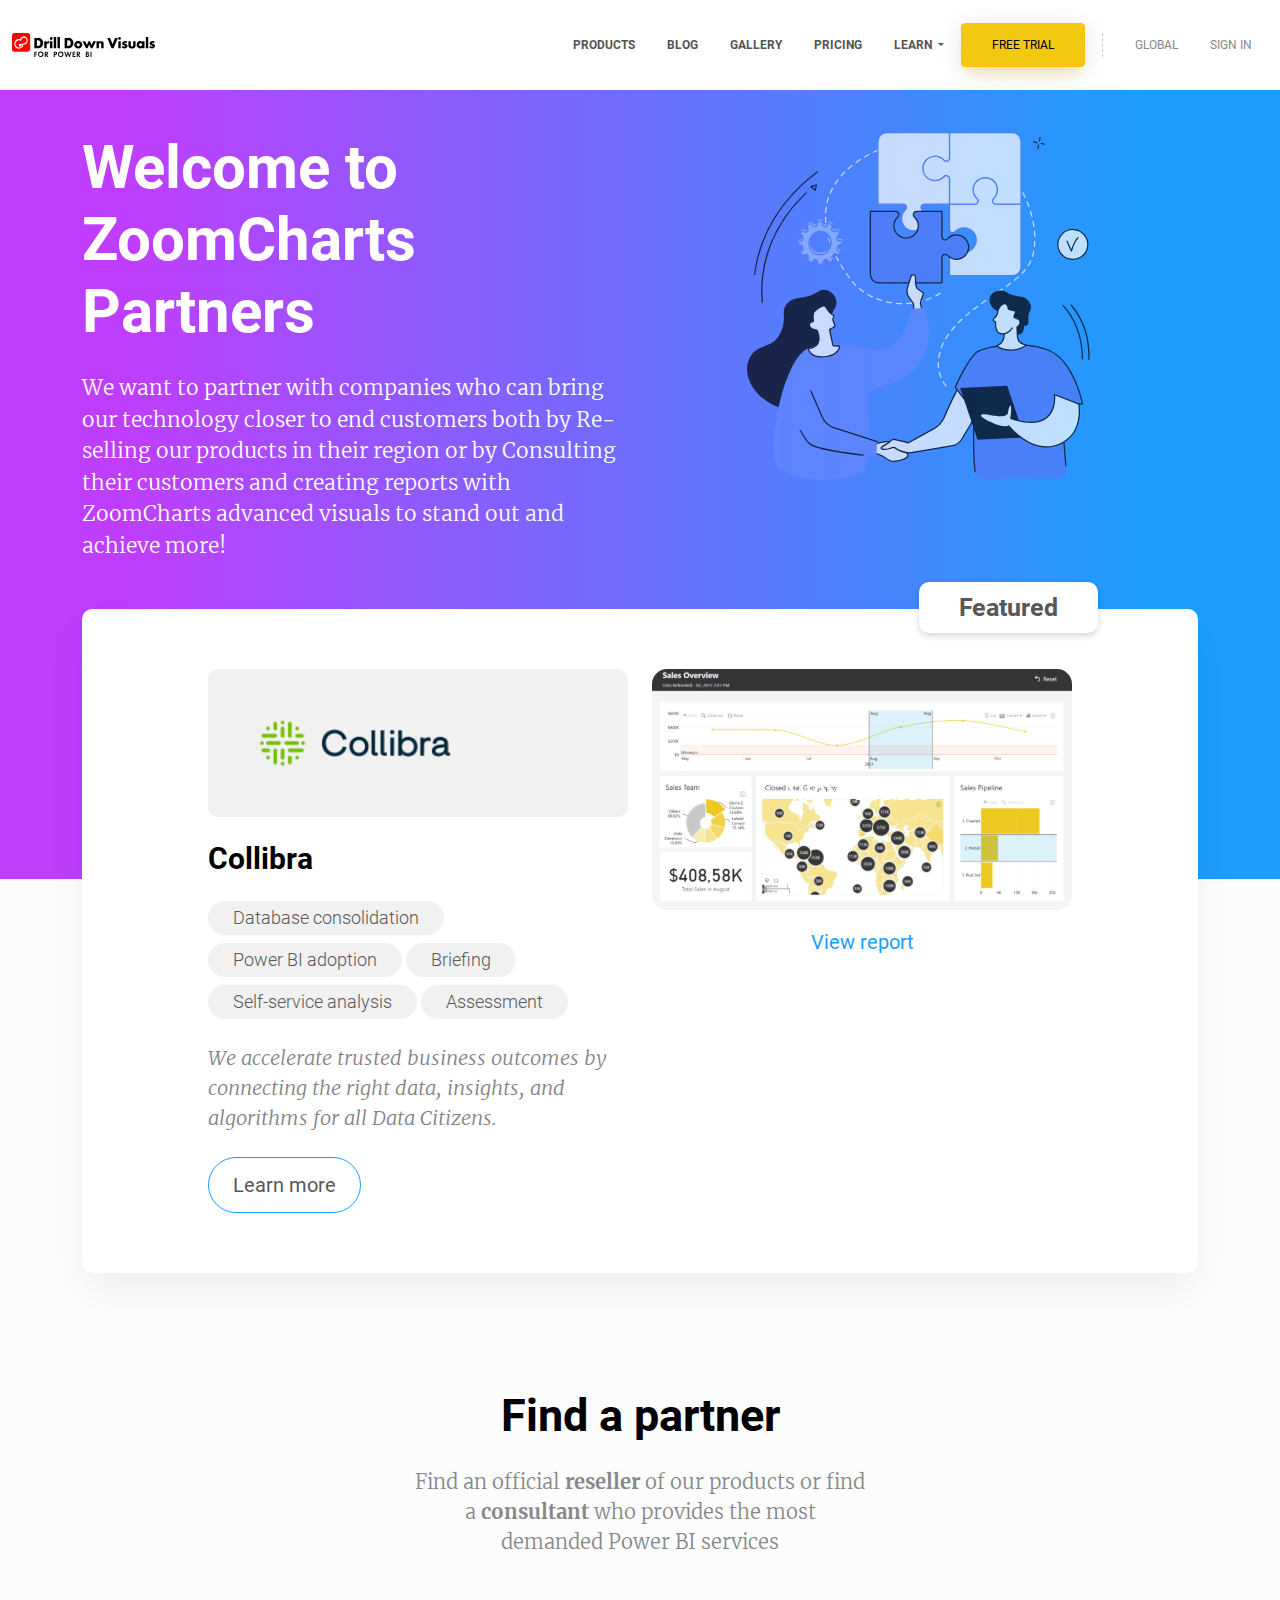
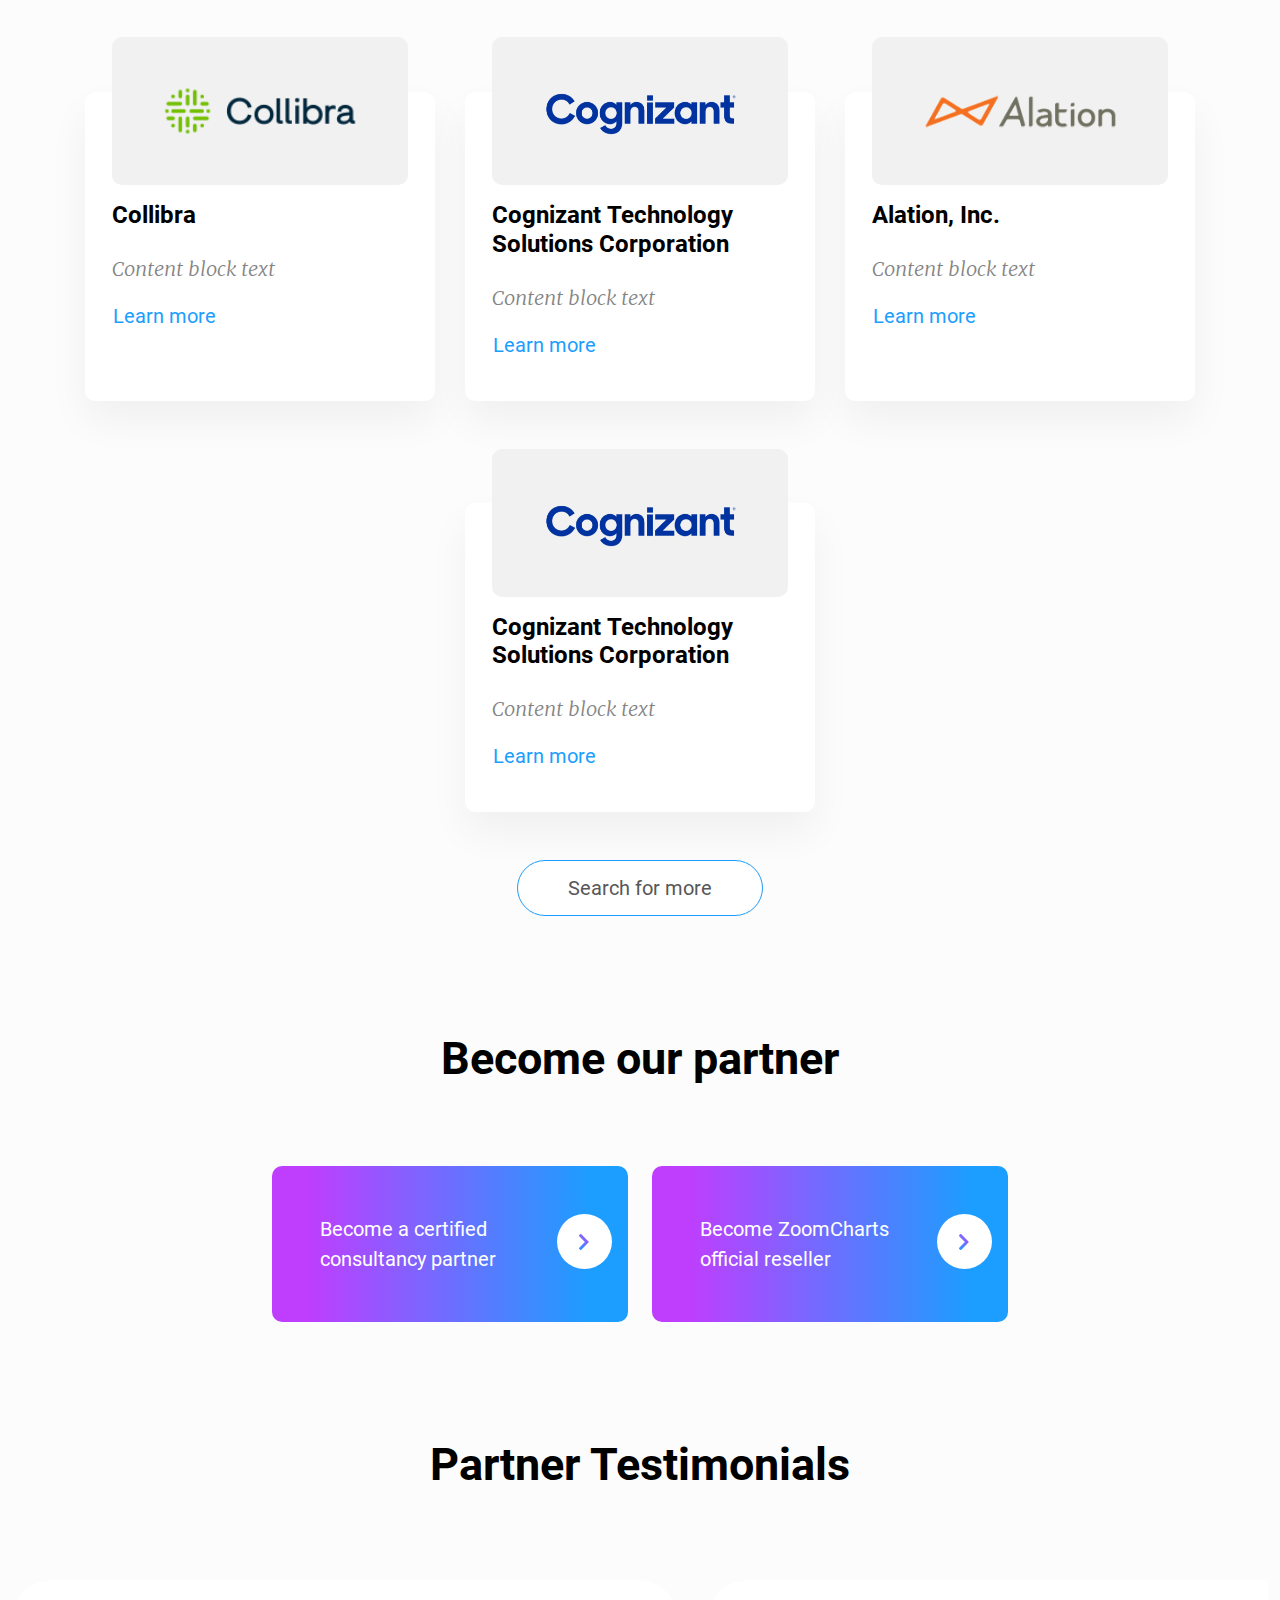
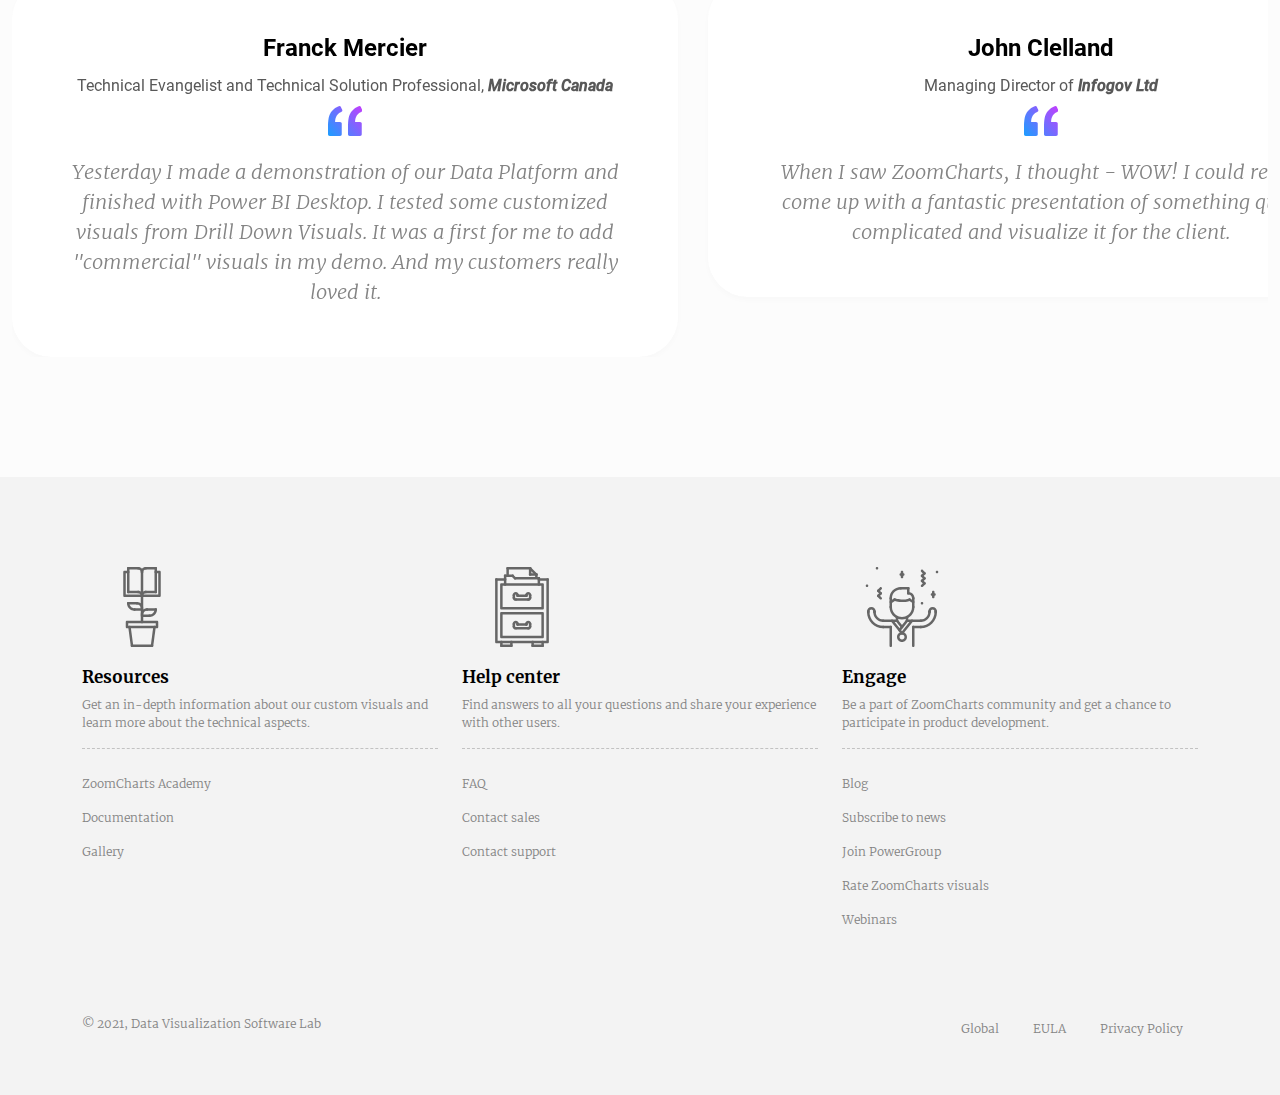
<file: index.html>
<!DOCTYPE html>
<html lang="en">

<head>
    <meta charset="UTF-8">
    <meta http-equiv="X-UA-Compatible" content="IE=edge">
    <meta name="viewport" content="width=device-width, initial-scale=1.0">
    <title>Partners Page</title>
    <link rel="stylesheet" href="css/style.css">
</head>

<body>
    <nav class="navbar navbar-expand-lg navbar-light fixed-top">
        <div class="container-fluid">
            <a class="navbar-brand align-self-center me-4" href="./index.html">
                <img src="images/logo.svg" alt="logo" class="when-not-scrolled">
                <img src="images/logo-dark.svg" alt="logo" class="when-scrolled">
            </a>
            <button class="navbar-toggler border-0 collapsed px-0" type="button" data-bs-toggle="collapse" data-bs-target="#navbarCollapse" aria-controls="navbarCollapse" aria-expanded="false" aria-label="Toggle navigation">
                <span class="toggler-collapsed font-size-30">
                    <img src="images/icon-menu-dark.svg" alt="Menu" class="when-not-scrolled">
                    <img src="images/icon-menu.svg" alt="Menu" class="when-scrolled">
                </span>
                <span class="toggler-expanded font-size-30">
                    <img src="images/icon-close-white.svg" alt="Close" class="me-1">
                </span>
            </button>
            <div class="navbar-collapse collapse" id="navbarCollapse">
                <!-- Navigation -->
                <ul class="navbar-nav ms-lg-auto ms-0 align-items-center">
                    <li class="nav-item">
                        <a href="/en/microsoft-power-bi-custom-visuals/all-visuals/" title="All Power BI custom visuals by ZoomCharts" class="nav-link">Products</a>
                    </li>
                    <li class="nav-item">
                        <a href="/en/microsoft-power-bi-custom-visuals/blog/" title="Drill Down Visuals Blog" class="nav-link">Blog</a>
                    </li>
                    <li class="nav-item">
                        <a href="/en/microsoft-power-bi-custom-visuals/gallery/" title="Examples of Drill Down Visuals" class="nav-link">Gallery</a>
                    </li>
                    <li class="nav-item">
                        <a href="/en/microsoft-power-bi-custom-visuals/pricing/" alt="Power BI Custom Visuals by ZoomCharts pricing" title="Power BI Custom Visuals by ZoomCharts pricing" class="nav-link">Pricing</a>
                    </li>
                    <li class="nav-item d-none d-lg-block dropdown full-screen-dropdown">
                        <a class="nav-link dropdown-toggle" href="#" id="navbarDropdown" role="button" data-bs-toggle="dropdown" aria-expanded="false">
                            Learn
                        </a>
                        <div class="dropdown-menu">
                            <div class="container d-lg-block d-none">
                                <div class="row pb-80px">
                                    <div class="col-lg-4 pb-lg-0 pb-4 text-lg-start text-center">
                                        <div class="icon d-inline-block">
                                            <svg version="1.1" id="Layer_1" xmlns="http://www.w3.org/2000/svg" xmlns:xlink="http://www.w3.org/1999/xlink" x="0px" y="0px" viewBox="0 0 64 64" style="enable-background:new 0 0 64 64;" xml:space="preserve">
                                                <g>
                                                    <g>
                                                        <g>
                                                            <path class="st0" d="M46,24H32c-0.6,0-1-0.4-1-1s0.4-1,1-1h13V5h-2c-0.6,0-1-0.4-1-1s0.4-1,1-1h3c0.6,0,1,0.4,1,1v19
                                                                C47,23.6,46.6,24,46,24z"></path>
                                                        </g>
                                                        <g>
                                                            <path class="st0" d="M32,24H18c-0.6,0-1-0.4-1-1V4c0-0.6,0.4-1,1-1h3c0.6,0,1,0.4,1,1s-0.4,1-1,1h-2v17h13c0.6,0,1,0.4,1,1
                                                                S32.6,24,32,24z"></path>
                                                        </g>
                                                        <g>
                                                            <path class="st0" d="M32,24c-0.6,0-1-0.4-1-1V4c0-0.6,0.4-1,1-1c0.6,0,1,0.4,1,1v19C33,23.6,32.6,24,32,24z"></path>
                                                        </g>
                                                        <g>
                                                            <g>
                                                                <path class="st0" d="M32,24c-0.6,0-1-0.4-1-1c0-2.2,1.8-4,4-4c0.6,0,1,0.4,1,1s-0.4,1-1,1c-1.1,0-2,0.9-2,2
                                                                    C33,23.6,32.6,24,32,24z"></path>
                                                            </g>
                                                            <g>
                                                                <path class="st0" d="M32,5c-0.6,0-1-0.4-1-1c0-2.2,1.8-4,4-4c0.6,0,1,0.4,1,1s-0.4,1-1,1c-1.1,0-2,0.9-2,2C33,4.6,32.6,5,32,5z"></path>
                                                            </g>
                                                            <g>
                                                                <path class="st0" d="M43,2h-8c-0.6,0-1-0.4-1-1s0.4-1,1-1h8c0.6,0,1,0.4,1,1S43.6,2,43,2z"></path>
                                                            </g>
                                                            <g>
                                                                <path class="st0" d="M43,21c-0.6,0-1-0.4-1-1V1c0-0.6,0.4-1,1-1s1,0.4,1,1v19C44,20.6,43.6,21,43,21z"></path>
                                                            </g>
                                                            <g>
                                                                <path class="st0" d="M43,21h-8c-0.6,0-1-0.4-1-1s0.4-1,1-1h8c0.6,0,1,0.4,1,1S43.6,21,43,21z"></path>
                                                            </g>
                                                        </g>
                                                        <g>
                                                            <g>
                                                                <path class="st0" d="M32,24c-0.6,0-1-0.4-1-1c0-1.1-0.9-2-2-2c-0.6,0-1-0.4-1-1s0.4-1,1-1c2.2,0,4,1.8,4,4
                                                                    C33,23.6,32.6,24,32,24z"></path>
                                                            </g>
                                                            <g>
                                                                <path class="st0" d="M32,5c-0.6,0-1-0.4-1-1c0-1.1-0.9-2-2-2c-0.6,0-1-0.4-1-1s0.4-1,1-1c2.2,0,4,1.8,4,4C33,4.6,32.6,5,32,5z"></path>
                                                            </g>
                                                            <g>
                                                                <path class="st0" d="M29,2h-8c-0.6,0-1-0.4-1-1s0.4-1,1-1h8c0.6,0,1,0.4,1,1S29.6,2,29,2z"></path>
                                                            </g>
                                                            <g>
                                                                <path class="st0" d="M21,21c-0.6,0-1-0.4-1-1V1c0-0.6,0.4-1,1-1s1,0.4,1,1v19C22,20.6,21.6,21,21,21z"></path>
                                                            </g>
                                                            <g>
                                                                <path class="st0" d="M29,21h-8c-0.6,0-1-0.4-1-1s0.4-1,1-1h8c0.6,0,1,0.4,1,1S29.6,21,29,21z"></path>
                                                            </g>
                                                        </g>
                                                        <g>
                                                            <path class="st0" d="M32,45c-0.6,0-1-0.4-1-1V23c0-0.6,0.4-1,1-1c0.6,0,1,0.4,1,1v21C33,44.6,32.6,45,32,45z"></path>
                                                        </g>
                                                        <g>
                                                            <path class="st0" d="M44,49H20c-0.6,0-1-0.4-1-1v-4c0-0.6,0.4-1,1-1h24c0.6,0,1,0.4,1,1v4C45,48.6,44.6,49,44,49z M21,47h22v-2
                                                                H21V47z"></path>
                                                        </g>
                                                        <g>
                                                            <path class="st0" d="M24,64c-0.5,0-0.9-0.4-1-0.9l-2-15c-0.1-0.5,0.3-1,0.9-1.1c0.6-0.1,1,0.3,1.1,0.9l2,15
                                                                c0.1,0.5-0.3,1-0.9,1.1C24.1,64,24,64,24,64z"></path>
                                                        </g>
                                                        <g>
                                                            <path class="st0" d="M40,64c0,0-0.1,0-0.1,0c-0.5-0.1-0.9-0.6-0.9-1.1l2-15c0.1-0.5,0.6-0.9,1.1-0.9c0.5,0.1,0.9,0.6,0.9,1.1
                                                                l-2,15C40.9,63.6,40.5,64,40,64z"></path>
                                                        </g>
                                                        <g>
                                                            <path class="st0" d="M40,64H24c-0.6,0-1-0.4-1-1s0.4-1,1-1h16c0.6,0,1,0.4,1,1S40.6,64,40,64z"></path>
                                                        </g>
                                                        <g>
                                                            <g>
                                                                <path class="st0" d="M32,39c-0.6,0-1-0.4-1-1c0-2.8,2.2-5,5-5c0.6,0,1,0.4,1,1s-0.4,1-1,1c-1.7,0-3,1.3-3,3
                                                                    C33,38.6,32.6,39,32,39z"></path>
                                                            </g>
                                                            <g>
                                                                <path class="st0" d="M38,40c-0.6,0-1-0.4-1-1s0.4-1,1-1c2.2,0,4-1.8,4-4c0-0.6,0.4-1,1-1s1,0.4,1,1C44,37.3,41.3,40,38,40z"></path>
                                                            </g>
                                                            <g>
                                                                <path class="st0" d="M43,35h-7c-0.6,0-1-0.4-1-1s0.4-1,1-1h7c0.6,0,1,0.4,1,1S43.6,35,43,35z"></path>
                                                            </g>
                                                            <g>
                                                                <path class="st0" d="M38,40h-6c-0.6,0-1-0.4-1-1s0.4-1,1-1h6c0.6,0,1,0.4,1,1S38.6,40,38,40z"></path>
                                                            </g>
                                                        </g>
                                                        <g>
                                                            <g>
                                                                <path class="st0" d="M32,34c-0.6,0-1-0.4-1-1c0-1.7-1.3-3-3-3c-0.6,0-1-0.4-1-1s0.4-1,1-1c2.8,0,5,2.2,5,5
                                                                    C33,33.6,32.6,34,32,34z"></path>
                                                            </g>
                                                            <g>
                                                                <path class="st0" d="M26,35c-3.3,0-6-2.7-6-6c0-0.6,0.4-1,1-1s1,0.4,1,1c0,2.2,1.8,4,4,4c0.6,0,1,0.4,1,1S26.6,35,26,35z"></path>
                                                            </g>
                                                            <g>
                                                                <path class="st0" d="M28,30h-7c-0.6,0-1-0.4-1-1s0.4-1,1-1h7c0.6,0,1,0.4,1,1S28.6,30,28,30z"></path>
                                                            </g>
                                                            <g>
                                                                <path class="st0" d="M32,35h-6c-0.6,0-1-0.4-1-1s0.4-1,1-1h6c0.6,0,1,0.4,1,1S32.6,35,32,35z"></path>
                                                            </g>
                                                        </g>
                                                    </g>
                                                </g>
                                            </svg>
                                        </div>
                                        <h5 class="px-3">Resources</h5>
                                        <p class="font-size-12px border-dotted-bottom pb-3 mb-3 mx-3">Get an in-depth information about our custom visuals and learn more about the technical aspects.</p>
                                        <ul class="list-items">
                                            <li class="px-3">
                                                <a href="https://academy.zoomcharts.com/" alt="ZoomCharts Academy" title="ZoomCharts Academy">ZoomCharts Academy</a>
                                            </li>
                                            <li class="px-3">
                                                <a href="/en/microsoft-power-bi-custom-visuals/documentation/general/getting-started/" alt="ZoomCharts Power BI Custom Visuals Documentation" title="ZoomCharts Power BI Custom Visuals Documentation">Documentation</a>
                                            </li>
                                            <li class="px-3">
                                                <a href="/en/microsoft-power-bi-custom-visuals/gallery/" alt="ZoomCharts Power BI Custom Visuals Gallery" title="ZoomCharts Power BI Custom Visuals Gallery">Gallery</a>
                                            </li>
                                        </ul>
                                    </div>

                                    <div class="col-lg-4 pb-lg-0 pb-4 text-lg-start text-center">
                                        <div class="icon d-inline-block">
                                            <svg version="1.1" id="Layer_1" xmlns="http://www.w3.org/2000/svg" xmlns:xlink="http://www.w3.org/1999/xlink" x="0px" y="0px" viewBox="0 0 64 64" style="enable-background:new 0 0 64 64;" xml:space="preserve">
                                                <g>
                                                    <g>
                                                        <g>
                                                            <path class="st0" d="M52.5,61h-41c-0.6,0-1-0.4-1-1V10c0-0.6,0.4-1,1-1s1,0.4,1,1v49h39V10c0-0.6,0.4-1,1-1s1,0.4,1,1v50
                                                                C53.5,60.6,53.1,61,52.5,61z"></path>
                                                        </g>
                                                        <g>
                                                            <path class="st0" d="M48.5,34h-33c-0.6,0-1-0.4-1-1V14c0-0.6,0.4-1,1-1h33c0.6,0,1,0.4,1,1v19C49.5,33.6,49.1,34,48.5,34z
                                                                 M16.5,32h31V15h-31V32z"></path>
                                                        </g>
                                                        <g>
                                                            <path class="st0" d="M48.5,57h-33c-0.6,0-1-0.4-1-1V37c0-0.6,0.4-1,1-1h33c0.6,0,1,0.4,1,1v19C49.5,56.6,49.1,57,48.5,57z
                                                                 M16.5,55h31V38h-31V55z"></path>
                                                        </g>
                                                        <g>
                                                            <path class="st0" d="M18.5,15c-0.6,0-1-0.4-1-1V7c0-0.6,0.4-1,1-1s1,0.4,1,1v7C19.5,14.6,19.1,15,18.5,15z"></path>
                                                        </g>
                                                        <g>
                                                            <path class="st0" d="M45.5,15c-0.6,0-1-0.4-1-1V9c0-0.6,0.4-1,1-1s1,0.4,1,1v5C46.5,14.6,46.1,15,45.5,15z"></path>
                                                        </g>
                                                        <g>
                                                            <path class="st0" d="M45.5,10h-19c-0.6,0-1-0.4-1-1s0.4-1,1-1h19c0.6,0,1,0.4,1,1S46.1,10,45.5,10z"></path>
                                                        </g>
                                                        <g>
                                                            <path class="st0" d="M26.5,10c-0.3,0-0.5-0.1-0.7-0.3l-2-2c-0.4-0.4-0.4-1,0-1.4s1-0.4,1.4,0l2,2c0.4,0.4,0.4,1,0,1.4
                                                                C27,9.9,26.8,10,26.5,10z"></path>
                                                        </g>
                                                        <g>
                                                            <path class="st0" d="M24.5,8h-6c-0.6,0-1-0.4-1-1s0.4-1,1-1h6c0.6,0,1,0.4,1,1S25.1,8,24.5,8z"></path>
                                                        </g>
                                                        <g>
                                                            <path class="st0" d="M20.5,8c-0.6,0-1-0.4-1-1V1c0-0.6,0.4-1,1-1s1,0.4,1,1v6C21.5,7.6,21.1,8,20.5,8z"></path>
                                                        </g>
                                                        <g>
                                                            <path class="st0" d="M38.5,2h-18c-0.6,0-1-0.4-1-1s0.4-1,1-1h18c0.6,0,1,0.4,1,1S39.1,2,38.5,2z"></path>
                                                        </g>
                                                        <g>
                                                            <path class="st0" d="M43.5,9c-0.6,0-1-0.4-1-1V6c0-0.6,0.4-1,1-1s1,0.4,1,1v2C44.5,8.6,44.1,9,43.5,9z"></path>
                                                        </g>
                                                        <g>
                                                            <path class="st0" d="M43.5,7c-0.3,0-0.5-0.1-0.7-0.3l-5-5c-0.4-0.4-0.4-1,0-1.4s1-0.4,1.4,0l5,5c0.4,0.4,0.4,1,0,1.4
                                                                C44,6.9,43.8,7,43.5,7z"></path>
                                                        </g>
                                                        <g>
                                                            <path class="st0" d="M43.5,7h-5c-0.6,0-1-0.4-1-1s0.4-1,1-1h5c0.6,0,1,0.4,1,1S44.1,7,43.5,7z"></path>
                                                        </g>
                                                        <g>
                                                            <path class="st0" d="M38.5,7c-0.6,0-1-0.4-1-1V1c0-0.6,0.4-1,1-1s1,0.4,1,1v5C39.5,6.6,39.1,7,38.5,7z"></path>
                                                        </g>
                                                        <g>
                                                            <path class="st0" d="M18.5,11h-7c-0.6,0-1-0.4-1-1s0.4-1,1-1h7c0.6,0,1,0.4,1,1S19.1,11,18.5,11z"></path>
                                                        </g>
                                                        <g>
                                                            <path class="st0" d="M52.5,11h-7c-0.6,0-1-0.4-1-1s0.4-1,1-1h7c0.6,0,1,0.4,1,1S53.1,11,52.5,11z"></path>
                                                        </g>
                                                        <g>
                                                            <path class="st0" d="M15.5,64c-0.6,0-1-0.4-1-1v-3c0-0.6,0.4-1,1-1c0.6,0,1,0.4,1,1v3C16.5,63.6,16.1,64,15.5,64z"></path>
                                                        </g>
                                                        <g>
                                                            <path class="st0" d="M23.5,64c-0.6,0-1-0.4-1-1v-3c0-0.6,0.4-1,1-1s1,0.4,1,1v3C24.5,63.6,24.1,64,23.5,64z"></path>
                                                        </g>
                                                        <g>
                                                            <path class="st0" d="M23.5,64h-8c-0.6,0-1-0.4-1-1s0.4-1,1-1h8c0.6,0,1,0.4,1,1S24.1,64,23.5,64z"></path>
                                                        </g>
                                                        <g>
                                                            <path class="st0" d="M40.5,64c-0.6,0-1-0.4-1-1v-3c0-0.6,0.4-1,1-1s1,0.4,1,1v3C41.5,63.6,41.1,64,40.5,64z"></path>
                                                        </g>
                                                        <g>
                                                            <path class="st0" d="M48.5,64c-0.6,0-1-0.4-1-1v-3c0-0.6,0.4-1,1-1s1,0.4,1,1v3C49.5,63.6,49.1,64,48.5,64z"></path>
                                                        </g>
                                                        <g>
                                                            <path class="st0" d="M48.5,64h-8c-0.6,0-1-0.4-1-1s0.4-1,1-1h8c0.6,0,1,0.4,1,1S49.1,64,48.5,64z"></path>
                                                        </g>
                                                        <g>
                                                            <g>
                                                                <path class="st0" d="M28.5,23.5c-0.6,0-1-0.4-1-1c0-0.3-0.2-0.5-0.5-0.5s-0.5,0.2-0.5,0.5c0,0.6-0.4,1-1,1s-1-0.4-1-1
                                                                    c0-1.4,1.1-2.5,2.5-2.5s2.5,1.1,2.5,2.5C29.5,23.1,29.1,23.5,28.5,23.5z"></path>
                                                            </g>
                                                            <g>
                                                                <path class="st0" d="M38.5,23.5c-0.6,0-1-0.4-1-1c0-0.3-0.2-0.5-0.5-0.5s-0.5,0.2-0.5,0.5c0,0.6-0.4,1-1,1s-1-0.4-1-1
                                                                    c0-1.4,1.1-2.5,2.5-2.5s2.5,1.1,2.5,2.5C39.5,23.1,39.1,23.5,38.5,23.5z"></path>
                                                            </g>
                                                            <g>
                                                                <path class="st0" d="M37,27c-0.6,0-1-0.4-1-1s0.4-1,1-1c0.3,0,0.5-0.2,0.5-0.5c0-0.6,0.4-1,1-1s1,0.4,1,1
                                                                    C39.5,25.9,38.4,27,37,27z"></path>
                                                            </g>
                                                            <g>
                                                                <path class="st0" d="M38.5,25.5c-0.6,0-1-0.4-1-1v-2c0-0.6,0.4-1,1-1s1,0.4,1,1v2C39.5,25.1,39.1,25.5,38.5,25.5z"></path>
                                                            </g>
                                                            <g>
                                                                <path class="st0" d="M27,27c-1.4,0-2.5-1.1-2.5-2.5c0-0.6,0.4-1,1-1s1,0.4,1,1c0,0.3,0.2,0.5,0.5,0.5c0.6,0,1,0.4,1,1
                                                                    S27.6,27,27,27z"></path>
                                                            </g>
                                                            <g>
                                                                <path class="st0" d="M25.5,25.5c-0.6,0-1-0.4-1-1v-2c0-0.6,0.4-1,1-1s1,0.4,1,1v2C26.5,25.1,26.1,25.5,25.5,25.5z"></path>
                                                            </g>
                                                            <g>
                                                                <path class="st0" d="M35.5,24c-0.6,0-1-0.4-1-1v-0.5c0-0.6,0.4-1,1-1s1,0.4,1,1V23C36.5,23.6,36.1,24,35.5,24z"></path>
                                                            </g>
                                                            <g>
                                                                <path class="st0" d="M37,27h-9.5c-0.6,0-1-0.4-1-1s0.4-1,1-1H37c0.6,0,1,0.4,1,1S37.6,27,37,27z"></path>
                                                            </g>
                                                            <g>
                                                                <path class="st0" d="M28.5,24c-0.6,0-1-0.4-1-1v-0.5c0-0.6,0.4-1,1-1s1,0.4,1,1V23C29.5,23.6,29.1,24,28.5,24z"></path>
                                                            </g>
                                                            <g>
                                                                <path class="st0" d="M35.5,24h-7c-0.6,0-1-0.4-1-1s0.4-1,1-1h7c0.6,0,1,0.4,1,1S36.1,24,35.5,24z"></path>
                                                            </g>
                                                        </g>
                                                        <g>
                                                            <g>
                                                                <path class="st0" d="M28.5,46.5c-0.6,0-1-0.4-1-1c0-0.3-0.2-0.5-0.5-0.5s-0.5,0.2-0.5,0.5c0,0.6-0.4,1-1,1s-1-0.4-1-1
                                                                    c0-1.4,1.1-2.5,2.5-2.5s2.5,1.1,2.5,2.5C29.5,46.1,29.1,46.5,28.5,46.5z"></path>
                                                            </g>
                                                            <g>
                                                                <path class="st0" d="M38.5,46.5c-0.6,0-1-0.4-1-1c0-0.3-0.2-0.5-0.5-0.5s-0.5,0.2-0.5,0.5c0,0.6-0.4,1-1,1s-1-0.4-1-1
                                                                    c0-1.4,1.1-2.5,2.5-2.5s2.5,1.1,2.5,2.5C39.5,46.1,39.1,46.5,38.5,46.5z"></path>
                                                            </g>
                                                            <g>
                                                                <path class="st0" d="M37,50c-0.6,0-1-0.4-1-1s0.4-1,1-1c0.3,0,0.5-0.2,0.5-0.5c0-0.6,0.4-1,1-1s1,0.4,1,1
                                                                    C39.5,48.9,38.4,50,37,50z"></path>
                                                            </g>
                                                            <g>
                                                                <path class="st0" d="M38.5,48.5c-0.6,0-1-0.4-1-1v-2c0-0.6,0.4-1,1-1s1,0.4,1,1v2C39.5,48.1,39.1,48.5,38.5,48.5z"></path>
                                                            </g>
                                                            <g>
                                                                <path class="st0" d="M27,50c-1.4,0-2.5-1.1-2.5-2.5c0-0.6,0.4-1,1-1s1,0.4,1,1c0,0.3,0.2,0.5,0.5,0.5c0.6,0,1,0.4,1,1
                                                                    S27.6,50,27,50z"></path>
                                                            </g>
                                                            <g>
                                                                <path class="st0" d="M25.5,48.5c-0.6,0-1-0.4-1-1v-2c0-0.6,0.4-1,1-1s1,0.4,1,1v2C26.5,48.1,26.1,48.5,25.5,48.5z"></path>
                                                            </g>
                                                            <g>
                                                                <path class="st0" d="M35.5,47c-0.6,0-1-0.4-1-1v-0.5c0-0.6,0.4-1,1-1s1,0.4,1,1V46C36.5,46.6,36.1,47,35.5,47z"></path>
                                                            </g>
                                                            <g>
                                                                <path class="st0" d="M37,50h-9.5c-0.6,0-1-0.4-1-1s0.4-1,1-1H37c0.6,0,1,0.4,1,1S37.6,50,37,50z"></path>
                                                            </g>
                                                            <g>
                                                                <path class="st0" d="M28.5,47c-0.6,0-1-0.4-1-1v-0.5c0-0.6,0.4-1,1-1s1,0.4,1,1V46C29.5,46.6,29.1,47,28.5,47z"></path>
                                                            </g>
                                                            <g>
                                                                <path class="st0" d="M35.5,47h-7c-0.6,0-1-0.4-1-1s0.4-1,1-1h7c0.6,0,1,0.4,1,1S36.1,47,35.5,47z"></path>
                                                            </g>
                                                        </g>
                                                    </g>
                                                </g>
                                                </svg>
                                        </div>
                                        <h5 class="px-3">Help center</h5>
                                        <p class="font-size-12px border-dotted-bottom pb-3 mb-3 mx-3">Find answers to all your questions and share your experience with other users.</p>
                                        <ul class="list-items">
                                            <li class="px-3">
                                                <a href="/en/microsoft-power-bi-custom-visuals/help-center/frequently-asked-questions/" alt="Power BI Custom Visuals FAQ" title="Power BI Custom Visuals FAQ">FAQ</a>
                                            </li>
                                            <li class="px-3">
                                                <a href="/en/microsoft-power-bi-custom-visuals/help-center/contact-sales/" alt="Contact sales" title="Contact sales">Contact sales</a>
                                            </li>
                                            <li class="px-3">
                                                <a href="/en/microsoft-power-bi-custom-visuals/help-center/contact-support/" alt="Contact support" title="Contact support">Contact support</a>
                                            </li>
                                        </ul>
                                    </div>

                                    <div class="col-lg-4 text-lg-start text-center">
                                        <div class="icon d-inline-block">
                                            <svg version="1.1" id="Layer_1" xmlns="http://www.w3.org/2000/svg" xmlns:xlink="http://www.w3.org/1999/xlink" x="0px" y="0px" viewBox="0 0 64 64" style="enable-background:new 0 0 64 64;" xml:space="preserve">
                                                <g>
                                                  <g>
                                                    <g>
                                                      <g>
                                                        <g>
                                                          <path class="st0" d="M32,42c-5.5,0-10-4.5-10-10c0-0.6,0.4-1,1-1s1,0.4,1,1c0,4.4,3.6,8,8,8s8-3.6,8-8c0-0.6,0.4-1,1-1
                                                            s1,0.4,1,1C42,37.5,37.5,42,32,42z"></path>
                                                        </g>
                                                        <g>
                                                          <path class="st0" d="M23,33c-0.6,0-1-0.4-1-1v-7c0-0.6,0.4-1,1-1s1,0.4,1,1v7C24,32.6,23.6,33,23,33z"></path>
                                                        </g>
                                                        <g>
                                                          <path class="st0" d="M41,33c-0.6,0-1-0.4-1-1v-7c0-0.6,0.4-1,1-1s1,0.4,1,1v7C42,32.6,41.6,33,41,33z"></path>
                                                        </g>
                                                      </g>
                                                      <g>
                                                        <path class="st0" d="M23,64c-0.6,0-1-0.4-1-1V48c0-0.6,0.4-1,1-1s1,0.4,1,1v15C24,63.6,23.6,64,23,64z"></path>
                                                      </g>
                                                      <g>
                                                        <path class="st0" d="M41,64c-0.6,0-1-0.4-1-1V48c0-0.6,0.4-1,1-1s1,0.4,1,1v15C42,63.6,41.6,64,41,64z"></path>
                                                      </g>
                                                      <g>
                                                        <path class="st0" d="M28,44c-0.6,0-1-0.4-1-1v-2.9c0-0.6,0.4-1,1-1s1,0.4,1,1V43C29,43.6,28.6,44,28,44z"></path>
                                                      </g>
                                                      <g>
                                                        <path class="st0" d="M36,44c-0.6,0-1-0.4-1-1v-2.9c0-0.6,0.4-1,1-1s1,0.4,1,1V43C37,43.6,36.6,44,36,44z"></path>
                                                      </g>
                                                      <g>
                                                        <g>
                                                          <g>
                                                            <path class="st0" d="M47,44c-0.6,0-1-0.4-1-1s0.4-1,1-1c3.3,0,6-2.7,6-6c0-0.6,0.4-1,1-1s1,0.4,1,1C55,40.4,51.4,44,47,44z"></path>
                                                          </g>
                                                          <g>
                                                            <path class="st0" d="M47,49c-0.6,0-1-0.4-1-1s0.4-1,1-1c6.1,0,11-4.9,11-11c0-0.6,0.4-1,1-1s1,0.4,1,1C60,43.2,54.2,49,47,49z
                                                              "></path>
                                                          </g>
                                                          <g>
                                                            <path class="st0" d="M59,36.5c-0.6,0-1-0.4-1-1c0-0.8-0.7-1.5-1.5-1.5S55,34.7,55,35.5c0,0.6-0.4,1-1,1s-1-0.4-1-1
                                                              c0-1.9,1.6-3.5,3.5-3.5s3.5,1.6,3.5,3.5C60,36.1,59.6,36.5,59,36.5z"></path>
                                                          </g>
                                                          <g>
                                                            <path class="st0" d="M59,37c-0.6,0-1-0.4-1-1v-0.5c0-0.6,0.4-1,1-1s1,0.4,1,1V36C60,36.6,59.6,37,59,37z"></path>
                                                          </g>
                                                          <g>
                                                            <path class="st0" d="M54,37c-0.6,0-1-0.4-1-1v-0.5c0-0.6,0.4-1,1-1s1,0.4,1,1V36C55,36.6,54.6,37,54,37z"></path>
                                                          </g>
                                                        </g>
                                                        <g>
                                                          <path class="st0" d="M47,44H36c-0.6,0-1-0.4-1-1s0.4-1,1-1h11c0.6,0,1,0.4,1,1S47.6,44,47,44z"></path>
                                                        </g>
                                                        <g>
                                                          <path class="st0" d="M47,49h-5.9c-0.6,0-1-0.4-1-1s0.4-1,1-1H47c0.6,0,1,0.4,1,1S47.6,49,47,49z"></path>
                                                        </g>
                                                      </g>
                                                      <g>
                                                        <g>
                                                          <g>
                                                            <path class="st0" d="M17,44c-4.4,0-8-3.6-8-8c0-0.6,0.4-1,1-1s1,0.4,1,1c0,3.3,2.7,6,6,6c0.6,0,1,0.4,1,1S17.6,44,17,44z"></path>
                                                          </g>
                                                          <g>
                                                            <path class="st0" d="M17,49C9.8,49,4,43.2,4,36c0-0.6,0.4-1,1-1s1,0.4,1,1c0,6.1,4.9,11,11,11c0.6,0,1,0.4,1,1S17.6,49,17,49z
                                                              "></path>
                                                          </g>
                                                          <g>
                                                            <path class="st0" d="M10,36.5c-0.6,0-1-0.4-1-1C9,34.7,8.3,34,7.5,34S6,34.7,6,35.5c0,0.6-0.4,1-1,1s-1-0.4-1-1
                                                              C4,33.6,5.6,32,7.5,32s3.5,1.6,3.5,3.5C11,36.1,10.6,36.5,10,36.5z"></path>
                                                          </g>
                                                          <g>
                                                            <path class="st0" d="M5,37c-0.6,0-1-0.4-1-1v-0.5c0-0.6,0.4-1,1-1s1,0.4,1,1V36C6,36.6,5.6,37,5,37z"></path>
                                                          </g>
                                                          <g>
                                                            <path class="st0" d="M10,37c-0.6,0-1-0.4-1-1v-0.5c0-0.6,0.4-1,1-1s1,0.4,1,1V36C11,36.6,10.6,37,10,37z"></path>
                                                          </g>
                                                        </g>
                                                        <g>
                                                          <path class="st0" d="M28,44H17c-0.6,0-1-0.4-1-1s0.4-1,1-1h11c0.6,0,1,0.4,1,1S28.6,44,28,44z"></path>
                                                        </g>
                                                        <g>
                                                          <path class="st0" d="M22.9,49H17c-0.6,0-1-0.4-1-1s0.4-1,1-1h5.9c0.6,0,1,0.4,1,1S23.5,49,22.9,49z"></path>
                                                        </g>
                                                      </g>
                                                      <g>
                                                        <g>
                                                          <path class="st0" d="M41,26c-0.6,0-1-0.4-1-1c0-1.7-1.3-3-3-3c-0.6,0-1-0.4-1-1s0.4-1,1-1c2.8,0,5,2.2,5,5
                                                            C42,25.6,41.6,26,41,26z"></path>
                                                        </g>
                                                        <g>
                                                          <path class="st0" d="M37,22c-0.6,0-1-0.4-1-1v-4c0-0.6,0.4-1,1-1s1,0.4,1,1v4C38,21.6,37.6,22,37,22z"></path>
                                                        </g>
                                                        <g>
                                                          <path class="st0" d="M23,26c-0.6,0-1-0.4-1-1c0-5,4-9,9-9c0.6,0,1,0.4,1,1s-0.4,1-1,1c-3.9,0-7,3.1-7,7C24,25.6,23.6,26,23,26z
                                                            "></path>
                                                        </g>
                                                        <g>
                                                          <g>
                                                            <path class="st0" d="M41,29c-0.2,0-0.4-0.1-0.6-0.2l-3-2c-0.5-0.3-0.6-0.9-0.3-1.4s0.9-0.6,1.4-0.3l3,2
                                                              c0.5,0.3,0.6,0.9,0.3,1.4C41.6,28.9,41.3,29,41,29z"></path>
                                                          </g>
                                                          <g>
                                                            <path class="st0" d="M32.5,28c-3.6,0-6.7-1-6.8-1.1c-0.5-0.2-0.8-0.7-0.6-1.3c0.2-0.5,0.7-0.8,1.3-0.6c0,0,2.9,1,6.2,1
                                                              c3.2,0,5-0.9,5.1-0.9c0.5-0.2,1.1,0,1.3,0.5c0.2,0.5,0,1.1-0.4,1.3C38.4,26.9,36.2,28,32.5,28z"></path>
                                                          </g>
                                                          <g>
                                                            <path class="st0" d="M23,29c-0.3,0-0.6-0.2-0.8-0.4c-0.3-0.5-0.2-1.1,0.3-1.4l3-2c0.5-0.3,1.1-0.2,1.4,0.3s0.2,1.1-0.3,1.4
                                                              l-3,2C23.4,29,23.2,29,23,29z"></path>
                                                          </g>
                                                        </g>
                                                      </g>
                                                      <g>
                                                        <path class="st0" d="M37,18h-6c-0.6,0-1-0.4-1-1s0.4-1,1-1h6c0.6,0,1,0.4,1,1S37.6,18,37,18z"></path>
                                                      </g>
                                                      <g>
                                                        <path class="st0" d="M32,49c-0.3,0-0.6-0.1-0.8-0.4l-4-5c-0.3-0.4-0.3-1.1,0.2-1.4c0.4-0.3,1.1-0.3,1.4,0.2l4,5
                                                          c0.3,0.4,0.3,1.1-0.2,1.4C32.4,48.9,32.2,49,32,49z"></path>
                                                      </g>
                                                      <g>
                                                        <path class="st0" d="M30,51.5c-0.2,0-0.4-0.1-0.6-0.2c-0.4-0.3-0.5-1-0.2-1.4l6-7.5c0.3-0.4,1-0.5,1.4-0.2
                                                          c0.4,0.3,0.5,1,0.2,1.4l-6,7.5C30.6,51.4,30.3,51.5,30,51.5z"></path>
                                                      </g>
                                                      <g>
                                                        <path class="st0" d="M32,54c-0.2,0-0.4-0.1-0.6-0.2c-0.4-0.3-0.5-1-0.2-1.4l8-10c0.3-0.4,1-0.5,1.4-0.2c0.4,0.3,0.5,1,0.2,1.4
                                                          l-8,10C32.6,53.9,32.3,54,32,54z"></path>
                                                      </g>
                                                      <g>
                                                        <path class="st0" d="M32,54c-0.3,0-0.6-0.1-0.8-0.4l-8-10c-0.3-0.4-0.3-1.1,0.2-1.4c0.4-0.3,1.1-0.3,1.4,0.2l8,10
                                                          c0.3,0.4,0.3,1.1-0.2,1.4C32.4,53.9,32.2,54,32,54z"></path>
                                                      </g>
                                                      <g>
                                                        <path class="st0" d="M32,60c-2.2,0-4-1.8-4-4s1.8-4,4-4s4,1.8,4,4S34.2,60,32,60z M32,54c-1.1,0-2,0.9-2,2s0.9,2,2,2s2-0.9,2-2
                                                          S33.1,54,32,54z"></path>
                                                      </g>
                                                    </g>
                                                    <g>
                                                      <g>
                                                        <path class="st0" d="M13,20c-0.3,0-0.5-0.1-0.7-0.3c-0.4-0.4-0.4-1,0-1.4l2-2c0.4-0.4,1-0.4,1.4,0c0.4,0.4,0.4,1,0,1.4l-2,2
                                                          C13.5,19.9,13.3,20,13,20z"></path>
                                                      </g>
                                                      <g>
                                                        <path class="st0" d="M15,22c-0.3,0-0.5-0.1-0.7-0.3l-2-2c-0.4-0.4-0.4-1,0-1.4s1-0.4,1.4,0l2,2c0.4,0.4,0.4,1,0,1.4
                                                          C15.5,21.9,15.3,22,15,22z"></path>
                                                      </g>
                                                      <g>
                                                        <path class="st0" d="M13,24c-0.3,0-0.5-0.1-0.7-0.3c-0.4-0.4-0.4-1,0-1.4l2-2c0.4-0.4,1-0.4,1.4,0s0.4,1,0,1.4l-2,2
                                                          C13.5,23.9,13.3,24,13,24z"></path>
                                                      </g>
                                                      <g>
                                                        <path class="st0" d="M15,26c-0.3,0-0.5-0.1-0.7-0.3l-2-2c-0.4-0.4-0.4-1,0-1.4s1-0.4,1.4,0l2,2c0.4,0.4,0.4,1,0,1.4
                                                          C15.5,25.9,15.3,26,15,26z"></path>
                                                      </g>
                                                      <g>
                                                        <path class="st0" d="M48,12c-0.3,0-0.5-0.1-0.7-0.3c-0.4-0.4-0.4-1,0-1.4l2-2c0.4-0.4,1-0.4,1.4,0s0.4,1,0,1.4l-2,2
                                                          C48.5,11.9,48.3,12,48,12z"></path>
                                                      </g>
                                                      <g>
                                                        <path class="st0" d="M50,10c-0.3,0-0.5-0.1-0.7-0.3l-2-2c-0.4-0.4-0.4-1,0-1.4s1-0.4,1.4,0l2,2c0.4,0.4,0.4,1,0,1.4
                                                          C50.5,9.9,50.3,10,50,10z"></path>
                                                      </g>
                                                      <g>
                                                        <path class="st0" d="M48,16c-0.3,0-0.5-0.1-0.7-0.3c-0.4-0.4-0.4-1,0-1.4l2-2c0.4-0.4,1-0.4,1.4,0s0.4,1,0,1.4l-2,2
                                                          C48.5,15.9,48.3,16,48,16z"></path>
                                                      </g>
                                                      <g>
                                                        <path class="st0" d="M50,14c-0.3,0-0.5-0.1-0.7-0.3l-2-2c-0.4-0.4-0.4-1,0-1.4s1-0.4,1.4,0l2,2c0.4,0.4,0.4,1,0,1.4
                                                          C50.5,13.9,50.3,14,50,14z"></path>
                                                      </g>
                                                      <g>
                                                        <path class="st0" d="M48,8c-0.3,0-0.5-0.1-0.7-0.3c-0.4-0.4-0.4-1,0-1.4l2-2c0.4-0.4,1-0.4,1.4,0s0.4,1,0,1.4l-2,2
                                                          C48.5,7.9,48.3,8,48,8z"></path>
                                                      </g>
                                                      <g>
                                                        <path class="st0" d="M50,6c-0.3,0-0.5-0.1-0.7-0.3l-2-2c-0.4-0.4-0.4-1,0-1.4s1-0.4,1.4,0l2,2c0.4,0.4,0.4,1,0,1.4
                                                          C50.5,5.9,50.3,6,50,6z"></path>
                                                      </g>
                                                      <g>
                                                        <path class="st0" d="M4,16c-0.6,0-1-0.4-1-1s0.4-1,1-1h0c0.6,0,1,0.4,1,1S4.6,16,4,16z"></path>
                                                      </g>
                                                      <g>
                                                        <path class="st0" d="M12,2c-0.6,0-1-0.4-1-1s0.4-1,1-1h0c0.6,0,1,0.4,1,1S12.6,2,12,2z"></path>
                                                      </g>
                                                      <g>
                                                        <path class="st0" d="M60,5c-0.6,0-1-0.4-1-1s0.4-1,1-1h0c0.6,0,1,0.4,1,1S60.6,5,60,5z"></path>
                                                      </g>
                                                      <g>
                                                        <path class="st0" d="M48,30c-0.6,0-1-0.4-1-1s0.4-1,1-1h0c0.6,0,1,0.4,1,1S48.6,30,48,30z"></path>
                                                      </g>
                                                      <g>
                                                        <path class="st0" d="M32,9c-0.6,0-1-0.4-1-1V4c0-0.6,0.4-1,1-1c0.6,0,1,0.4,1,1v4C33,8.6,32.6,9,32,9z"></path>
                                                      </g>
                                                      <g>
                                                        <path class="st0" d="M33,7h-2c-0.6,0-1-0.4-1-1s0.4-1,1-1h2c0.6,0,1,0.4,1,1S33.6,7,33,7z"></path>
                                                      </g>
                                                      <g>
                                                        <path class="st0" d="M57,25c-0.6,0-1-0.4-1-1v-4c0-0.6,0.4-1,1-1s1,0.4,1,1v4C58,24.6,57.6,25,57,25z"></path>
                                                      </g>
                                                      <g>
                                                        <path class="st0" d="M58,23h-2c-0.6,0-1-0.4-1-1s0.4-1,1-1h2c0.6,0,1,0.4,1,1S58.6,23,58,23z"></path>
                                                      </g>
                                                    </g>
                                                  </g>
                                                </g>
                                              </svg>
                                        </div>
                                        <h5 class="px-3">Engage</h5>
                                        <p class="font-size-12px border-dotted-bottom pb-3 mb-3 mx-3">Be a part of ZoomCharts community and get a chance to participate in product development.</p>
                                        <ul class="list-items">
                                            <li class="px-3">
                                                <a href="/en/microsoft-power-bi-custom-visuals/blog/" alt="ZoomCharts Power BI Custom Visuals Blog" title="ZoomCharts Power BI Custom Visuals Blog">Blog</a>
                                            </li>
                                            <li class="px-3">
                                                <a href="/en/microsoft-power-bi-custom-visuals/subscribe-to-news/" alt="Submit to news" title="Submit to news">Subscribe to news</a>
                                            </li>
                                            <li class="px-3">
                                                <a href="/en/microsoft-power-bi-custom-visuals/join-powergroup/" alt="Join PowerGroup" title="Join PowerGroup">Join PowerGroup</a>
                                            </li>
                                            <li class="px-3">
                                                <a href="/en/microsoft-power-bi-custom-visuals/rate-zoomcharts-visuals/" alt="Rate ZoomCharts custom visuals" title="Rate ZoomCharts custom visuals">Rate ZoomCharts visuals</a>
                                            </li>
                                            <li class="px-3">
                                                <a href="/en/microsoft-power-bi-custom-visuals/webinars/" alt="Webinars" title="Webinars">Webinars</a>
                                            </li>
                                        </ul>
                                    </div>
                                </div>
                            </div>
                            <ul class="d-lg-none d-block list-unstyled text-center list-items px-4">
                                <li>
                                    <a href="https://academy.zoomcharts.com/" alt="ZoomCharts Academy" title="ZoomCharts Academy">ZoomCharts Academy</a>
                                </li>
                                <li>
                                    <a href="/en/microsoft-power-bi-custom-visuals/documentation/general/getting-started/" alt="ZoomCharts Power BI Custom Visuals Documentation" title="ZoomCharts Power BI Custom Visuals Documentation">Documentation</a>
                                </li>
                                <li>
                                    <a href="/en/microsoft-power-bi-custom-visuals/gallery/" alt="ZoomCharts Power BI Custom Visuals Gallery" title="ZoomCharts Power BI Custom Visuals Gallery">Gallery</a>
                                </li>

                                <li>
                                    <a href="/en/microsoft-power-bi-custom-visuals/help-center/frequently-asked-questions/" alt="Power BI Custom Visuals FAQ" title="Power BI Custom Visuals FAQ">FAQ</a>
                                </li>
                                <li>
                                    <a href="/en/microsoft-power-bi-custom-visuals/help-center/contact-sales/" alt="Contact sales" title="Contact sales">Contact sales</a>
                                </li>
                                <li>
                                    <a href="/en/microsoft-power-bi-custom-visuals/help-center/contact-support/" alt="Contact support" title="Contact support">Contact support</a>
                                </li>

                                <li>
                                    <a href="/en/microsoft-power-bi-custom-visuals/blog/" alt="ZoomCharts Power BI Custom Visuals Blog" title="ZoomCharts Power BI Custom Visuals Blog">Blog</a>
                                </li>
                                <li>
                                    <a href="/en/microsoft-power-bi-custom-visuals/subscribe-to-news/" alt="Submit to news" title="Submit to news">Subscribe to news</a>
                                </li>
                                <li>
                                    <a href="/en/microsoft-power-bi-custom-visuals/join-powergroup/" alt="Join PowerGroup" title="Join PowerGroup">Join PowerGroup</a>
                                </li>
                                <li>
                                    <a href="/en/microsoft-power-bi-custom-visuals/rate-zoomcharts-visuals/" alt="Rate ZoomCharts custom visuals" title="Rate ZoomCharts custom visuals">Rate ZoomCharts visuals</a>
                                </li>
                                <li>
                                    <a href="/en/microsoft-power-bi-custom-visuals/webinars/" alt="Webinars" title="Webinars">Webinars</a>
                                </li>
                            </ul>
                        </div>
                    </li>
                    <li class="nav-item d-block d-lg-none">
                        <a href="https://zoomcharts.com/en/microsoft-power-bi-custom-visuals/webinars/how-to-improve-user-interaction-with-drill-down-visuals-for-power-bi"
                            class="nav-link"
                        >
                            LEARN
                        </a>
                    </li>
                    <li class="nav-item">
                        <a href="/en/microsoft-power-bi-custom-visuals/request-a-trial/" role="button" alt="Start custom visuals for Power BI trial" title="Start custom visuals for Power BI trial" class="btn btn-warning">
                            Free Trial
                        </a>
                    </li>
                    <li class="menu-divider">&nbsp;</li>
                    <li class="nav-item">
                        <a href="/en/" title="ZoomCharts Global Home" class="nav-link smaller">Global</a>
                    </li>
                    <li class="nav-item">
                        <a href="/en/microsoft-power-bi-custom-visuals/login/" class="nav-link smaller">Sign in</a>
                    </li>
                </ul>
            </div>
        </div>
    </nav>

    <section class="hero position-relative">
        <div class="container">
            <div class="row pb-5">
                <div class="col-xxl-6 col-lg-6 align-self-center">
                    <h1 class="text-lg-start text-center mb-lg-4 mb-3">Welcome to <span class="d-inline-block">ZoomCharts Partners</span></h1>
                    <p class="font-family-second font-size-21px text-white text-lg-start text-center pb-lg-0 pb-4">We want to partner with companies who can bring our technology closer to end customers both by Re-selling our products in their region or by Consulting their customers and creating reports with ZoomCharts advanced visuals to stand
                        out and achieve more!</p>
                </div>
                <div class="col-xxl-5 offset-lg-1 col-lg-5 offset-lg-1 d-lg-block d-none">
                    <div class="position-relative">
                        <img src="images/hero-img.svg" alt="Main" class="img-style">
                    </div>

                </div>
            </div>
        </div>
    </section>

    <section class="hero-details hero-another position-relative">
        <div class="hero-bg"></div>
        <div class="container">
            <div class="row">
                <div class="col-lg-12">
                    <div class="hero-block position-relative">
                        <div class="badge-container z-index-1 position-absolute">
                            <span class="badge badge-featured bg-white rounded text-secondary shadow shadow-sm">Featured</span>
                        </div>

                        <div class="row">
                            <div class="col-xl-6">
                                <div class="partner-block bg-secondary rounded p-5 mb-4">
                                    <img src="images/collibra-logo-partner.png" alt="Collibra">
                                </div>
                                <h3 class="mb-4">Collibra</h3>
                                <span class="badge bg-secondary mb-2">Database consolidation</span>
                                <span class="badge bg-secondary mb-2">Power BI adoption</span>
                                <span class="badge bg-secondary mb-2">Briefing</span>
                                <span class="badge bg-secondary mb-2">Self-service analysis</span>
                                <span class="badge bg-secondary mb-2">Assessment</span>
                                <p class="font-family-second fst-italic pt-3 pb-4">We accelerate trusted business outcomes by connecting the right data, insights, and algorithms for all Data Citizens.</p>
                                <div class="d-xl-none d-block pb-4">
                                    <div class="position-relative">
                                        <div class="hero-overlay rounded d-flex justify-content-center align-items-center text-center">
                                            <a href="#" class="btn btn-link text-white">View report</a>
                                        </div>
                                        <img src="images/hero-bg.svg" alt="Hero image" class="w-100">
                                    </div>
                                </div>
                                <div class="d-grid d-xl-block">
                                    <a href="#" class="btn btn-outline-primary px-4">Learn more</a>
                                </div>
                            </div>
                            <div class="col-xl-6 d-xl-block d-none">
                                <img src="images/hero-bg.svg" alt="Hero image" class="w-100">
                                <div class="text-center pt-3">
                                    <a href="#" class="btn btn-link">View report</a>
                                </div>
                            </div>
                        </div>
                    </div>
                </div>
            </div>
        </div>
    </section>

    <section class="pt-116px">
        <div class="container">
            <div class="row justify-content-center pb-80px">
                <div class="col-lg-5 text-center">
                    <h2 class="mb-4">Find a partner</h2>
                    <p class="subtitle">Find an official <span class="fw-bold">reseller</span> of our products or find a <span class="fw-bold">consultant</span> who provides the most demanded Power BI services</p>
                </div>
            </div>

            <div class="row justify-content-center">
                <div class="col-xxl-3 col-xl-4 col-md-6 wave-animation position-relative card-bg mb-5">
                    <div class="card cursor-pointer h-100" data-clickable="true" data-url="#">
                        <div class="bg-secondary rounded text-center position-relative py-5">
                            <img src="images/collibra-logo-partner.png" alt="Collibra">
                        </div>

                        <div class="card-body px-0 pb-0">
                            <h4 class="card-title my-0 mb-4">Collibra</h4>
                            <p class="card-text pb-3 text-start">Content block text</p>
                            <a href="#" class="btn btn-link">Learn more</a>
                        </div>
                    </div>
                </div>
                <div class="col-xxl-3 col-xl-4 col-md-6 wave-animation position-relative card-bg mb-5">
                    <div class="card cursor-pointer h-100" data-clickable="true" data-url="#">
                        <div class="bg-secondary rounded text-center position-relative py-5">
                            <img src="images/cognizant-logo-partner.png" alt="Cognizant">
                        </div>

                        <div class="card-body px-0 pb-0">
                            <h4 class="card-title my-0 mb-4">Cognizant Technology Solutions Corporation</h4>
                            <p class="card-text pb-3 text-start">Content block text</p>
                            <a href="#" class="btn btn-link">Learn more</a>
                        </div>
                    </div>
                </div>
                <div class="col-xxl-3 col-xl-4 col-md-6 wave-animation position-relative card-bg mb-5">
                    <div class="card cursor-pointer h-100" data-clickable="true" data-url="#">
                        <div class="bg-secondary rounded text-center position-relative py-5">
                            <img src="images/alation-logo-partner.png" alt="Alation">
                        </div>

                        <div class="card-body px-0 pb-0">
                            <h4 class="card-title my-0 mb-4">Alation, Inc.</h4>
                            <p class="card-text pb-3 text-start">Content block text</p>
                            <a href="#" class="btn btn-link">Learn more</a>
                        </div>
                    </div>
                </div>
                <div class="col-xxl-3 col-xl-4 col-md-6 wave-animation position-relative card-bg mb-5">
                    <div class="card cursor-pointer h-100" data-clickable="true" data-url="#">
                        <div class="bg-secondary rounded text-center position-relative py-5">
                            <img src="images/cognizant-logo-partner.png" alt="Cognizant">
                        </div>

                        <div class="card-body px-0 pb-0">
                            <h4 class="card-title my-0 mb-4">Cognizant Technology Solutions Corporation</h4>
                            <p class="card-text pb-3 text-start">Content block text</p>
                            <a href="#" class="btn btn-link">Learn more</a>
                        </div>
                    </div>
                </div>
            </div>

            <div class="row justify-content-center">
                <div class="col-lg-12 text-center d-lg-block d-grid">
                    <a href="#" class="btn btn-outline-primary">Search for more</a>
                </div>
            </div>
        </div>
    </section>

    <section class="pt-116px">
        <div class="container">
            <div class="row justify-content-center pb-80px">
                <div class="col-lg-5 text-center">
                    <h2 class="mb-0">Become our partner</h2>
                </div>
            </div>

            <div class="row justify-content-center">
                <div class="col-xl-4 col-lg-6 pb-lg-0 pb-4">
                    <a href="consultancy-partner.html">
                        <div class="bg-linear-gradient rounded p-lg-5 p-4">
                            <div class="row">
                                <div class="col-10 align-self-center">
                                    <p class="text-white">Become a certified consultancy partner</p>
                                </div>

                                <div class="col-2">
                                    <div class="circle-style rounded-circle">
                                        <span class="icon-view"></span>
                                    </div>
                                </div>
                            </div>
                        </div>
                    </a>
                </div>
                <div class="col-xl-4 col-lg-6 mb-lg-0 mb-3">
                    <a href="resellers.html">
                        <div class="bg-linear-gradient rounded p-lg-5 p-4">
                            <div class="row">
                                <div class="col-10 align-self-center">
                                    <p class="text-white">Become ZoomCharts official reseller</p>
                                </div>

                                <div class="col-2">
                                    <div class="circle-style rounded-circle">
                                        <span class="icon-view"></span>
                                    </div>
                                </div>
                            </div>
                        </div>
                    </a>
                </div>
            </div>
        </div>
    </section>

    <section class="testimonials pt-116px pb-120px">
        <div class="container">
            <div class="row justify-content-center pb-80px">
                <div class="col-lg-12 text-center">
                    <h2>Partner Testimonials</h2>
                </div>
            </div>
        </div>
        <div class="container-fluid">
            <div class="row">
                <div class="col-lg-12 text-center">
                    <div class="owl-carousel owl-theme">
                        <div class="item">
                            <div class="bg-white shadow rounded-pill p-50px">
                                <p class="font-size-24px fw-bold text-dark mb-2">Franck Mercier</p>
                                <p class="font-size-16px fw-normal text-secondary mb-2">Technical Evangelist and Technical Solution Professional, <span class="fst-italic fw-bold">Microsoft Canada</span></p>
                                <span class="icon-quote font-size-30px"></span>
                                <p class="font-family-second fst-italic pt-3">Yesterday I made a demonstration of our Data Platform and finished with Power BI Desktop. I tested some customized visuals from Drill Down Visuals. It was a first for me to add "commercial" visuals in my demo. And my customers
                                    really loved it.</p>
                            </div>
                        </div>
                        <div class="item">
                            <div class="bg-white shadow rounded-pill p-50px">
                                <p class="font-size-24px fw-bold text-dark mb-2">John Clelland</p>
                                <p class="font-size-16px fw-normal text-secondary mb-2">Managing Director of <span class="fst-italic fw-bold">Infogov Ltd</span></p>
                                <span class="icon-quote font-size-30px"></span>
                                <p class="font-family-second fst-italic pt-3">When I saw ZoomCharts, I thought - WOW! I could really come up with a fantastic presentation of something quite complicated and visualize it for the client.</p>
                            </div>
                        </div>
                        <div class="item">
                            <div class="bg-white shadow rounded-pill p-50px">
                                <p class="font-size-24px fw-bold text-dark mb-2">Integrated Digital Systems</p>
                                <span class="icon-quote font-size-30px"></span>
                                <p class="font-family-second fst-italic pt-3">The way that the ZoomCharts library is build makes it very easy for the developer to manipulate the look and feel of these charts.</p>
                            </div>
                        </div>
                        <div class="item">
                            <div class="bg-white shadow rounded-pill p-50px">
                                <p class="font-size-24px fw-bold text-dark mb-2">Scott Mihlon</p>
                                <p class="font-size-16px fw-normal text-secondary mb-2">Decision Analyst, <span class="fst-italic fw-bold">Chevron</span></p>
                                <span class="icon-quote font-size-30px"></span>
                                <p class="font-family-second fst-italic pt-3">Looking at some of the built-in visuals, you start to feel pretty limited on customization options. When trying to tell a visual story, that customization is really KEY. So that's what really led us to choose ZoomCharts.</p>
                            </div>
                        </div>
                        <div class="item">
                            <div class="bg-white shadow rounded-pill p-50px">
                                <p class="font-size-24px fw-bold text-dark mb-2">Integrated Digital Systems</p>
                                <span class="icon-quote font-size-30px"></span>
                                <p class="font-family-second fst-italic pt-3">The way that the ZoomCharts library is build makes it very easy for the developer to manipulate the look and feel of these charts.</p>
                            </div>
                        </div>
                        <div class="item">
                            <div class="bg-white shadow rounded-pill p-50px">
                                <p class="font-size-24px fw-bold text-dark mb-2">Scott Mihlon</p>
                                <p class="font-size-16px fw-normal text-secondary mb-2">Decision Analyst, <span class="fst-italic fw-bold">Chevron</span></p>
                                <span class="icon-quote font-size-30px"></span>
                                <p class="font-family-second fst-italic pt-3">Looking at some of the built-in visuals, you start to feel pretty limited on customization options. When trying to tell a visual story, that customization is really KEY. So that's what really led us to choose ZoomCharts.</p>
                            </div>
                        </div>
                    </div>
                </div>
            </div>
        </div>
    </section>

    <footer class="footer">
        <div class="container">
            <div class="row pb-80px">
                <div class="col-lg-4 pb-lg-0 pb-4 text-lg-start text-center">
                    <div class="icon d-inline-block">
                        <svg version="1.1" id="Layer_1" xmlns="http://www.w3.org/2000/svg" xmlns:xlink="http://www.w3.org/1999/xlink" x="0px" y="0px" viewBox="0 0 64 64" style="enable-background:new 0 0 64 64;" xml:space="preserve">
                            <g>
                                <g>
                                    <g>
                                        <path class="st0" d="M46,24H32c-0.6,0-1-0.4-1-1s0.4-1,1-1h13V5h-2c-0.6,0-1-0.4-1-1s0.4-1,1-1h3c0.6,0,1,0.4,1,1v19
                                            C47,23.6,46.6,24,46,24z"></path>
                                    </g>
                                    <g>
                                        <path class="st0" d="M32,24H18c-0.6,0-1-0.4-1-1V4c0-0.6,0.4-1,1-1h3c0.6,0,1,0.4,1,1s-0.4,1-1,1h-2v17h13c0.6,0,1,0.4,1,1
                                            S32.6,24,32,24z"></path>
                                    </g>
                                    <g>
                                        <path class="st0" d="M32,24c-0.6,0-1-0.4-1-1V4c0-0.6,0.4-1,1-1c0.6,0,1,0.4,1,1v19C33,23.6,32.6,24,32,24z"></path>
                                    </g>
                                    <g>
                                        <g>
                                            <path class="st0" d="M32,24c-0.6,0-1-0.4-1-1c0-2.2,1.8-4,4-4c0.6,0,1,0.4,1,1s-0.4,1-1,1c-1.1,0-2,0.9-2,2
                                                C33,23.6,32.6,24,32,24z"></path>
                                        </g>
                                        <g>
                                            <path class="st0" d="M32,5c-0.6,0-1-0.4-1-1c0-2.2,1.8-4,4-4c0.6,0,1,0.4,1,1s-0.4,1-1,1c-1.1,0-2,0.9-2,2C33,4.6,32.6,5,32,5z"></path>
                                        </g>
                                        <g>
                                            <path class="st0" d="M43,2h-8c-0.6,0-1-0.4-1-1s0.4-1,1-1h8c0.6,0,1,0.4,1,1S43.6,2,43,2z"></path>
                                        </g>
                                        <g>
                                            <path class="st0" d="M43,21c-0.6,0-1-0.4-1-1V1c0-0.6,0.4-1,1-1s1,0.4,1,1v19C44,20.6,43.6,21,43,21z"></path>
                                        </g>
                                        <g>
                                            <path class="st0" d="M43,21h-8c-0.6,0-1-0.4-1-1s0.4-1,1-1h8c0.6,0,1,0.4,1,1S43.6,21,43,21z"></path>
                                        </g>
                                    </g>
                                    <g>
                                        <g>
                                            <path class="st0" d="M32,24c-0.6,0-1-0.4-1-1c0-1.1-0.9-2-2-2c-0.6,0-1-0.4-1-1s0.4-1,1-1c2.2,0,4,1.8,4,4
                                                C33,23.6,32.6,24,32,24z"></path>
                                        </g>
                                        <g>
                                            <path class="st0" d="M32,5c-0.6,0-1-0.4-1-1c0-1.1-0.9-2-2-2c-0.6,0-1-0.4-1-1s0.4-1,1-1c2.2,0,4,1.8,4,4C33,4.6,32.6,5,32,5z"></path>
                                        </g>
                                        <g>
                                            <path class="st0" d="M29,2h-8c-0.6,0-1-0.4-1-1s0.4-1,1-1h8c0.6,0,1,0.4,1,1S29.6,2,29,2z"></path>
                                        </g>
                                        <g>
                                            <path class="st0" d="M21,21c-0.6,0-1-0.4-1-1V1c0-0.6,0.4-1,1-1s1,0.4,1,1v19C22,20.6,21.6,21,21,21z"></path>
                                        </g>
                                        <g>
                                            <path class="st0" d="M29,21h-8c-0.6,0-1-0.4-1-1s0.4-1,1-1h8c0.6,0,1,0.4,1,1S29.6,21,29,21z"></path>
                                        </g>
                                    </g>
                                    <g>
                                        <path class="st0" d="M32,45c-0.6,0-1-0.4-1-1V23c0-0.6,0.4-1,1-1c0.6,0,1,0.4,1,1v21C33,44.6,32.6,45,32,45z"></path>
                                    </g>
                                    <g>
                                        <path class="st0" d="M44,49H20c-0.6,0-1-0.4-1-1v-4c0-0.6,0.4-1,1-1h24c0.6,0,1,0.4,1,1v4C45,48.6,44.6,49,44,49z M21,47h22v-2
                                            H21V47z"></path>
                                    </g>
                                    <g>
                                        <path class="st0" d="M24,64c-0.5,0-0.9-0.4-1-0.9l-2-15c-0.1-0.5,0.3-1,0.9-1.1c0.6-0.1,1,0.3,1.1,0.9l2,15
                                            c0.1,0.5-0.3,1-0.9,1.1C24.1,64,24,64,24,64z"></path>
                                    </g>
                                    <g>
                                        <path class="st0" d="M40,64c0,0-0.1,0-0.1,0c-0.5-0.1-0.9-0.6-0.9-1.1l2-15c0.1-0.5,0.6-0.9,1.1-0.9c0.5,0.1,0.9,0.6,0.9,1.1
                                            l-2,15C40.9,63.6,40.5,64,40,64z"></path>
                                    </g>
                                    <g>
                                        <path class="st0" d="M40,64H24c-0.6,0-1-0.4-1-1s0.4-1,1-1h16c0.6,0,1,0.4,1,1S40.6,64,40,64z"></path>
                                    </g>
                                    <g>
                                        <g>
                                            <path class="st0" d="M32,39c-0.6,0-1-0.4-1-1c0-2.8,2.2-5,5-5c0.6,0,1,0.4,1,1s-0.4,1-1,1c-1.7,0-3,1.3-3,3
                                                C33,38.6,32.6,39,32,39z"></path>
                                        </g>
                                        <g>
                                            <path class="st0" d="M38,40c-0.6,0-1-0.4-1-1s0.4-1,1-1c2.2,0,4-1.8,4-4c0-0.6,0.4-1,1-1s1,0.4,1,1C44,37.3,41.3,40,38,40z"></path>
                                        </g>
                                        <g>
                                            <path class="st0" d="M43,35h-7c-0.6,0-1-0.4-1-1s0.4-1,1-1h7c0.6,0,1,0.4,1,1S43.6,35,43,35z"></path>
                                        </g>
                                        <g>
                                            <path class="st0" d="M38,40h-6c-0.6,0-1-0.4-1-1s0.4-1,1-1h6c0.6,0,1,0.4,1,1S38.6,40,38,40z"></path>
                                        </g>
                                    </g>
                                    <g>
                                        <g>
                                            <path class="st0" d="M32,34c-0.6,0-1-0.4-1-1c0-1.7-1.3-3-3-3c-0.6,0-1-0.4-1-1s0.4-1,1-1c2.8,0,5,2.2,5,5
                                                C33,33.6,32.6,34,32,34z"></path>
                                        </g>
                                        <g>
                                            <path class="st0" d="M26,35c-3.3,0-6-2.7-6-6c0-0.6,0.4-1,1-1s1,0.4,1,1c0,2.2,1.8,4,4,4c0.6,0,1,0.4,1,1S26.6,35,26,35z"></path>
                                        </g>
                                        <g>
                                            <path class="st0" d="M28,30h-7c-0.6,0-1-0.4-1-1s0.4-1,1-1h7c0.6,0,1,0.4,1,1S28.6,30,28,30z"></path>
                                        </g>
                                        <g>
                                            <path class="st0" d="M32,35h-6c-0.6,0-1-0.4-1-1s0.4-1,1-1h6c0.6,0,1,0.4,1,1S32.6,35,32,35z"></path>
                                        </g>
                                    </g>
                                </g>
                            </g>
                        </svg>
                    </div>
                    <h5>Resources</h5>
                    <p class="font-size-12px border-dotted-bottom pb-3 mb-3">Get an in-depth information about our custom visuals and learn more about the technical aspects.</p>
                    <ul class="list-items">
                        <li>
                            <a href="https://academy.zoomcharts.com/" alt="ZoomCharts Academy" title="ZoomCharts Academy">ZoomCharts Academy</a>
                        </li>
                        <li>
                            <a href="/en/microsoft-power-bi-custom-visuals/documentation/general/getting-started/" alt="ZoomCharts Power BI Custom Visuals Documentation" title="ZoomCharts Power BI Custom Visuals Documentation">Documentation</a>
                        </li>
                        <li>
                            <a href="/en/microsoft-power-bi-custom-visuals/gallery/" alt="ZoomCharts Power BI Custom Visuals Gallery" title="ZoomCharts Power BI Custom Visuals Gallery">Gallery</a>
                        </li>
                    </ul>
                </div>

                <div class="col-lg-4 pb-lg-0 pb-4 text-lg-start text-center">
                    <div class="icon d-inline-block">
                        <svg version="1.1" id="Layer_1" xmlns="http://www.w3.org/2000/svg" xmlns:xlink="http://www.w3.org/1999/xlink" x="0px" y="0px" viewBox="0 0 64 64" style="enable-background:new 0 0 64 64;" xml:space="preserve">
                            <g>
                                <g>
                                    <g>
                                        <path class="st0" d="M52.5,61h-41c-0.6,0-1-0.4-1-1V10c0-0.6,0.4-1,1-1s1,0.4,1,1v49h39V10c0-0.6,0.4-1,1-1s1,0.4,1,1v50
                                            C53.5,60.6,53.1,61,52.5,61z"></path>
                                    </g>
                                    <g>
                                        <path class="st0" d="M48.5,34h-33c-0.6,0-1-0.4-1-1V14c0-0.6,0.4-1,1-1h33c0.6,0,1,0.4,1,1v19C49.5,33.6,49.1,34,48.5,34z
                                             M16.5,32h31V15h-31V32z"></path>
                                    </g>
                                    <g>
                                        <path class="st0" d="M48.5,57h-33c-0.6,0-1-0.4-1-1V37c0-0.6,0.4-1,1-1h33c0.6,0,1,0.4,1,1v19C49.5,56.6,49.1,57,48.5,57z
                                             M16.5,55h31V38h-31V55z"></path>
                                    </g>
                                    <g>
                                        <path class="st0" d="M18.5,15c-0.6,0-1-0.4-1-1V7c0-0.6,0.4-1,1-1s1,0.4,1,1v7C19.5,14.6,19.1,15,18.5,15z"></path>
                                    </g>
                                    <g>
                                        <path class="st0" d="M45.5,15c-0.6,0-1-0.4-1-1V9c0-0.6,0.4-1,1-1s1,0.4,1,1v5C46.5,14.6,46.1,15,45.5,15z"></path>
                                    </g>
                                    <g>
                                        <path class="st0" d="M45.5,10h-19c-0.6,0-1-0.4-1-1s0.4-1,1-1h19c0.6,0,1,0.4,1,1S46.1,10,45.5,10z"></path>
                                    </g>
                                    <g>
                                        <path class="st0" d="M26.5,10c-0.3,0-0.5-0.1-0.7-0.3l-2-2c-0.4-0.4-0.4-1,0-1.4s1-0.4,1.4,0l2,2c0.4,0.4,0.4,1,0,1.4
                                            C27,9.9,26.8,10,26.5,10z"></path>
                                    </g>
                                    <g>
                                        <path class="st0" d="M24.5,8h-6c-0.6,0-1-0.4-1-1s0.4-1,1-1h6c0.6,0,1,0.4,1,1S25.1,8,24.5,8z"></path>
                                    </g>
                                    <g>
                                        <path class="st0" d="M20.5,8c-0.6,0-1-0.4-1-1V1c0-0.6,0.4-1,1-1s1,0.4,1,1v6C21.5,7.6,21.1,8,20.5,8z"></path>
                                    </g>
                                    <g>
                                        <path class="st0" d="M38.5,2h-18c-0.6,0-1-0.4-1-1s0.4-1,1-1h18c0.6,0,1,0.4,1,1S39.1,2,38.5,2z"></path>
                                    </g>
                                    <g>
                                        <path class="st0" d="M43.5,9c-0.6,0-1-0.4-1-1V6c0-0.6,0.4-1,1-1s1,0.4,1,1v2C44.5,8.6,44.1,9,43.5,9z"></path>
                                    </g>
                                    <g>
                                        <path class="st0" d="M43.5,7c-0.3,0-0.5-0.1-0.7-0.3l-5-5c-0.4-0.4-0.4-1,0-1.4s1-0.4,1.4,0l5,5c0.4,0.4,0.4,1,0,1.4
                                            C44,6.9,43.8,7,43.5,7z"></path>
                                    </g>
                                    <g>
                                        <path class="st0" d="M43.5,7h-5c-0.6,0-1-0.4-1-1s0.4-1,1-1h5c0.6,0,1,0.4,1,1S44.1,7,43.5,7z"></path>
                                    </g>
                                    <g>
                                        <path class="st0" d="M38.5,7c-0.6,0-1-0.4-1-1V1c0-0.6,0.4-1,1-1s1,0.4,1,1v5C39.5,6.6,39.1,7,38.5,7z"></path>
                                    </g>
                                    <g>
                                        <path class="st0" d="M18.5,11h-7c-0.6,0-1-0.4-1-1s0.4-1,1-1h7c0.6,0,1,0.4,1,1S19.1,11,18.5,11z"></path>
                                    </g>
                                    <g>
                                        <path class="st0" d="M52.5,11h-7c-0.6,0-1-0.4-1-1s0.4-1,1-1h7c0.6,0,1,0.4,1,1S53.1,11,52.5,11z"></path>
                                    </g>
                                    <g>
                                        <path class="st0" d="M15.5,64c-0.6,0-1-0.4-1-1v-3c0-0.6,0.4-1,1-1c0.6,0,1,0.4,1,1v3C16.5,63.6,16.1,64,15.5,64z"></path>
                                    </g>
                                    <g>
                                        <path class="st0" d="M23.5,64c-0.6,0-1-0.4-1-1v-3c0-0.6,0.4-1,1-1s1,0.4,1,1v3C24.5,63.6,24.1,64,23.5,64z"></path>
                                    </g>
                                    <g>
                                        <path class="st0" d="M23.5,64h-8c-0.6,0-1-0.4-1-1s0.4-1,1-1h8c0.6,0,1,0.4,1,1S24.1,64,23.5,64z"></path>
                                    </g>
                                    <g>
                                        <path class="st0" d="M40.5,64c-0.6,0-1-0.4-1-1v-3c0-0.6,0.4-1,1-1s1,0.4,1,1v3C41.5,63.6,41.1,64,40.5,64z"></path>
                                    </g>
                                    <g>
                                        <path class="st0" d="M48.5,64c-0.6,0-1-0.4-1-1v-3c0-0.6,0.4-1,1-1s1,0.4,1,1v3C49.5,63.6,49.1,64,48.5,64z"></path>
                                    </g>
                                    <g>
                                        <path class="st0" d="M48.5,64h-8c-0.6,0-1-0.4-1-1s0.4-1,1-1h8c0.6,0,1,0.4,1,1S49.1,64,48.5,64z"></path>
                                    </g>
                                    <g>
                                        <g>
                                            <path class="st0" d="M28.5,23.5c-0.6,0-1-0.4-1-1c0-0.3-0.2-0.5-0.5-0.5s-0.5,0.2-0.5,0.5c0,0.6-0.4,1-1,1s-1-0.4-1-1
                                                c0-1.4,1.1-2.5,2.5-2.5s2.5,1.1,2.5,2.5C29.5,23.1,29.1,23.5,28.5,23.5z"></path>
                                        </g>
                                        <g>
                                            <path class="st0" d="M38.5,23.5c-0.6,0-1-0.4-1-1c0-0.3-0.2-0.5-0.5-0.5s-0.5,0.2-0.5,0.5c0,0.6-0.4,1-1,1s-1-0.4-1-1
                                                c0-1.4,1.1-2.5,2.5-2.5s2.5,1.1,2.5,2.5C39.5,23.1,39.1,23.5,38.5,23.5z"></path>
                                        </g>
                                        <g>
                                            <path class="st0" d="M37,27c-0.6,0-1-0.4-1-1s0.4-1,1-1c0.3,0,0.5-0.2,0.5-0.5c0-0.6,0.4-1,1-1s1,0.4,1,1
                                                C39.5,25.9,38.4,27,37,27z"></path>
                                        </g>
                                        <g>
                                            <path class="st0" d="M38.5,25.5c-0.6,0-1-0.4-1-1v-2c0-0.6,0.4-1,1-1s1,0.4,1,1v2C39.5,25.1,39.1,25.5,38.5,25.5z"></path>
                                        </g>
                                        <g>
                                            <path class="st0" d="M27,27c-1.4,0-2.5-1.1-2.5-2.5c0-0.6,0.4-1,1-1s1,0.4,1,1c0,0.3,0.2,0.5,0.5,0.5c0.6,0,1,0.4,1,1
                                                S27.6,27,27,27z"></path>
                                        </g>
                                        <g>
                                            <path class="st0" d="M25.5,25.5c-0.6,0-1-0.4-1-1v-2c0-0.6,0.4-1,1-1s1,0.4,1,1v2C26.5,25.1,26.1,25.5,25.5,25.5z"></path>
                                        </g>
                                        <g>
                                            <path class="st0" d="M35.5,24c-0.6,0-1-0.4-1-1v-0.5c0-0.6,0.4-1,1-1s1,0.4,1,1V23C36.5,23.6,36.1,24,35.5,24z"></path>
                                        </g>
                                        <g>
                                            <path class="st0" d="M37,27h-9.5c-0.6,0-1-0.4-1-1s0.4-1,1-1H37c0.6,0,1,0.4,1,1S37.6,27,37,27z"></path>
                                        </g>
                                        <g>
                                            <path class="st0" d="M28.5,24c-0.6,0-1-0.4-1-1v-0.5c0-0.6,0.4-1,1-1s1,0.4,1,1V23C29.5,23.6,29.1,24,28.5,24z"></path>
                                        </g>
                                        <g>
                                            <path class="st0" d="M35.5,24h-7c-0.6,0-1-0.4-1-1s0.4-1,1-1h7c0.6,0,1,0.4,1,1S36.1,24,35.5,24z"></path>
                                        </g>
                                    </g>
                                    <g>
                                        <g>
                                            <path class="st0" d="M28.5,46.5c-0.6,0-1-0.4-1-1c0-0.3-0.2-0.5-0.5-0.5s-0.5,0.2-0.5,0.5c0,0.6-0.4,1-1,1s-1-0.4-1-1
                                                c0-1.4,1.1-2.5,2.5-2.5s2.5,1.1,2.5,2.5C29.5,46.1,29.1,46.5,28.5,46.5z"></path>
                                        </g>
                                        <g>
                                            <path class="st0" d="M38.5,46.5c-0.6,0-1-0.4-1-1c0-0.3-0.2-0.5-0.5-0.5s-0.5,0.2-0.5,0.5c0,0.6-0.4,1-1,1s-1-0.4-1-1
                                                c0-1.4,1.1-2.5,2.5-2.5s2.5,1.1,2.5,2.5C39.5,46.1,39.1,46.5,38.5,46.5z"></path>
                                        </g>
                                        <g>
                                            <path class="st0" d="M37,50c-0.6,0-1-0.4-1-1s0.4-1,1-1c0.3,0,0.5-0.2,0.5-0.5c0-0.6,0.4-1,1-1s1,0.4,1,1
                                                C39.5,48.9,38.4,50,37,50z"></path>
                                        </g>
                                        <g>
                                            <path class="st0" d="M38.5,48.5c-0.6,0-1-0.4-1-1v-2c0-0.6,0.4-1,1-1s1,0.4,1,1v2C39.5,48.1,39.1,48.5,38.5,48.5z"></path>
                                        </g>
                                        <g>
                                            <path class="st0" d="M27,50c-1.4,0-2.5-1.1-2.5-2.5c0-0.6,0.4-1,1-1s1,0.4,1,1c0,0.3,0.2,0.5,0.5,0.5c0.6,0,1,0.4,1,1
                                                S27.6,50,27,50z"></path>
                                        </g>
                                        <g>
                                            <path class="st0" d="M25.5,48.5c-0.6,0-1-0.4-1-1v-2c0-0.6,0.4-1,1-1s1,0.4,1,1v2C26.5,48.1,26.1,48.5,25.5,48.5z"></path>
                                        </g>
                                        <g>
                                            <path class="st0" d="M35.5,47c-0.6,0-1-0.4-1-1v-0.5c0-0.6,0.4-1,1-1s1,0.4,1,1V46C36.5,46.6,36.1,47,35.5,47z"></path>
                                        </g>
                                        <g>
                                            <path class="st0" d="M37,50h-9.5c-0.6,0-1-0.4-1-1s0.4-1,1-1H37c0.6,0,1,0.4,1,1S37.6,50,37,50z"></path>
                                        </g>
                                        <g>
                                            <path class="st0" d="M28.5,47c-0.6,0-1-0.4-1-1v-0.5c0-0.6,0.4-1,1-1s1,0.4,1,1V46C29.5,46.6,29.1,47,28.5,47z"></path>
                                        </g>
                                        <g>
                                            <path class="st0" d="M35.5,47h-7c-0.6,0-1-0.4-1-1s0.4-1,1-1h7c0.6,0,1,0.4,1,1S36.1,47,35.5,47z"></path>
                                        </g>
                                    </g>
                                </g>
                            </g>
                            </svg>
                    </div>
                    <h5>Help center</h5>
                    <p class="font-size-12px border-dotted-bottom pb-3 mb-3">Find answers to all your questions and share your experience with other users.</p>
                    <ul class="list-items">
                        <li>
                            <a href="/en/microsoft-power-bi-custom-visuals/help-center/frequently-asked-questions/" alt="Power BI Custom Visuals FAQ" title="Power BI Custom Visuals FAQ">FAQ</a>
                        </li>
                        <li>
                            <a href="/en/microsoft-power-bi-custom-visuals/help-center/contact-sales/" alt="Contact sales" title="Contact sales">Contact sales</a>
                        </li>
                        <li>
                            <a href="/en/microsoft-power-bi-custom-visuals/help-center/contact-support/" alt="Contact support" title="Contact support">Contact support</a>
                        </li>
                    </ul>
                </div>

                <div class="col-lg-4 text-lg-start text-center">
                    <div class="icon d-inline-block">
                        <svg version="1.1" id="Layer_1" xmlns="http://www.w3.org/2000/svg" xmlns:xlink="http://www.w3.org/1999/xlink" x="0px" y="0px" viewBox="0 0 64 64" style="enable-background:new 0 0 64 64;" xml:space="preserve">
                            <g>
                              <g>
                                <g>
                                  <g>
                                    <g>
                                      <path class="st0" d="M32,42c-5.5,0-10-4.5-10-10c0-0.6,0.4-1,1-1s1,0.4,1,1c0,4.4,3.6,8,8,8s8-3.6,8-8c0-0.6,0.4-1,1-1
                                        s1,0.4,1,1C42,37.5,37.5,42,32,42z"></path>
                                    </g>
                                    <g>
                                      <path class="st0" d="M23,33c-0.6,0-1-0.4-1-1v-7c0-0.6,0.4-1,1-1s1,0.4,1,1v7C24,32.6,23.6,33,23,33z"></path>
                                    </g>
                                    <g>
                                      <path class="st0" d="M41,33c-0.6,0-1-0.4-1-1v-7c0-0.6,0.4-1,1-1s1,0.4,1,1v7C42,32.6,41.6,33,41,33z"></path>
                                    </g>
                                  </g>
                                  <g>
                                    <path class="st0" d="M23,64c-0.6,0-1-0.4-1-1V48c0-0.6,0.4-1,1-1s1,0.4,1,1v15C24,63.6,23.6,64,23,64z"></path>
                                  </g>
                                  <g>
                                    <path class="st0" d="M41,64c-0.6,0-1-0.4-1-1V48c0-0.6,0.4-1,1-1s1,0.4,1,1v15C42,63.6,41.6,64,41,64z"></path>
                                  </g>
                                  <g>
                                    <path class="st0" d="M28,44c-0.6,0-1-0.4-1-1v-2.9c0-0.6,0.4-1,1-1s1,0.4,1,1V43C29,43.6,28.6,44,28,44z"></path>
                                  </g>
                                  <g>
                                    <path class="st0" d="M36,44c-0.6,0-1-0.4-1-1v-2.9c0-0.6,0.4-1,1-1s1,0.4,1,1V43C37,43.6,36.6,44,36,44z"></path>
                                  </g>
                                  <g>
                                    <g>
                                      <g>
                                        <path class="st0" d="M47,44c-0.6,0-1-0.4-1-1s0.4-1,1-1c3.3,0,6-2.7,6-6c0-0.6,0.4-1,1-1s1,0.4,1,1C55,40.4,51.4,44,47,44z"></path>
                                      </g>
                                      <g>
                                        <path class="st0" d="M47,49c-0.6,0-1-0.4-1-1s0.4-1,1-1c6.1,0,11-4.9,11-11c0-0.6,0.4-1,1-1s1,0.4,1,1C60,43.2,54.2,49,47,49z
                                          "></path>
                                      </g>
                                      <g>
                                        <path class="st0" d="M59,36.5c-0.6,0-1-0.4-1-1c0-0.8-0.7-1.5-1.5-1.5S55,34.7,55,35.5c0,0.6-0.4,1-1,1s-1-0.4-1-1
                                          c0-1.9,1.6-3.5,3.5-3.5s3.5,1.6,3.5,3.5C60,36.1,59.6,36.5,59,36.5z"></path>
                                      </g>
                                      <g>
                                        <path class="st0" d="M59,37c-0.6,0-1-0.4-1-1v-0.5c0-0.6,0.4-1,1-1s1,0.4,1,1V36C60,36.6,59.6,37,59,37z"></path>
                                      </g>
                                      <g>
                                        <path class="st0" d="M54,37c-0.6,0-1-0.4-1-1v-0.5c0-0.6,0.4-1,1-1s1,0.4,1,1V36C55,36.6,54.6,37,54,37z"></path>
                                      </g>
                                    </g>
                                    <g>
                                      <path class="st0" d="M47,44H36c-0.6,0-1-0.4-1-1s0.4-1,1-1h11c0.6,0,1,0.4,1,1S47.6,44,47,44z"></path>
                                    </g>
                                    <g>
                                      <path class="st0" d="M47,49h-5.9c-0.6,0-1-0.4-1-1s0.4-1,1-1H47c0.6,0,1,0.4,1,1S47.6,49,47,49z"></path>
                                    </g>
                                  </g>
                                  <g>
                                    <g>
                                      <g>
                                        <path class="st0" d="M17,44c-4.4,0-8-3.6-8-8c0-0.6,0.4-1,1-1s1,0.4,1,1c0,3.3,2.7,6,6,6c0.6,0,1,0.4,1,1S17.6,44,17,44z"></path>
                                      </g>
                                      <g>
                                        <path class="st0" d="M17,49C9.8,49,4,43.2,4,36c0-0.6,0.4-1,1-1s1,0.4,1,1c0,6.1,4.9,11,11,11c0.6,0,1,0.4,1,1S17.6,49,17,49z
                                          "></path>
                                      </g>
                                      <g>
                                        <path class="st0" d="M10,36.5c-0.6,0-1-0.4-1-1C9,34.7,8.3,34,7.5,34S6,34.7,6,35.5c0,0.6-0.4,1-1,1s-1-0.4-1-1
                                          C4,33.6,5.6,32,7.5,32s3.5,1.6,3.5,3.5C11,36.1,10.6,36.5,10,36.5z"></path>
                                      </g>
                                      <g>
                                        <path class="st0" d="M5,37c-0.6,0-1-0.4-1-1v-0.5c0-0.6,0.4-1,1-1s1,0.4,1,1V36C6,36.6,5.6,37,5,37z"></path>
                                      </g>
                                      <g>
                                        <path class="st0" d="M10,37c-0.6,0-1-0.4-1-1v-0.5c0-0.6,0.4-1,1-1s1,0.4,1,1V36C11,36.6,10.6,37,10,37z"></path>
                                      </g>
                                    </g>
                                    <g>
                                      <path class="st0" d="M28,44H17c-0.6,0-1-0.4-1-1s0.4-1,1-1h11c0.6,0,1,0.4,1,1S28.6,44,28,44z"></path>
                                    </g>
                                    <g>
                                      <path class="st0" d="M22.9,49H17c-0.6,0-1-0.4-1-1s0.4-1,1-1h5.9c0.6,0,1,0.4,1,1S23.5,49,22.9,49z"></path>
                                    </g>
                                  </g>
                                  <g>
                                    <g>
                                      <path class="st0" d="M41,26c-0.6,0-1-0.4-1-1c0-1.7-1.3-3-3-3c-0.6,0-1-0.4-1-1s0.4-1,1-1c2.8,0,5,2.2,5,5
                                        C42,25.6,41.6,26,41,26z"></path>
                                    </g>
                                    <g>
                                      <path class="st0" d="M37,22c-0.6,0-1-0.4-1-1v-4c0-0.6,0.4-1,1-1s1,0.4,1,1v4C38,21.6,37.6,22,37,22z"></path>
                                    </g>
                                    <g>
                                      <path class="st0" d="M23,26c-0.6,0-1-0.4-1-1c0-5,4-9,9-9c0.6,0,1,0.4,1,1s-0.4,1-1,1c-3.9,0-7,3.1-7,7C24,25.6,23.6,26,23,26z
                                        "></path>
                                    </g>
                                    <g>
                                      <g>
                                        <path class="st0" d="M41,29c-0.2,0-0.4-0.1-0.6-0.2l-3-2c-0.5-0.3-0.6-0.9-0.3-1.4s0.9-0.6,1.4-0.3l3,2
                                          c0.5,0.3,0.6,0.9,0.3,1.4C41.6,28.9,41.3,29,41,29z"></path>
                                      </g>
                                      <g>
                                        <path class="st0" d="M32.5,28c-3.6,0-6.7-1-6.8-1.1c-0.5-0.2-0.8-0.7-0.6-1.3c0.2-0.5,0.7-0.8,1.3-0.6c0,0,2.9,1,6.2,1
                                          c3.2,0,5-0.9,5.1-0.9c0.5-0.2,1.1,0,1.3,0.5c0.2,0.5,0,1.1-0.4,1.3C38.4,26.9,36.2,28,32.5,28z"></path>
                                      </g>
                                      <g>
                                        <path class="st0" d="M23,29c-0.3,0-0.6-0.2-0.8-0.4c-0.3-0.5-0.2-1.1,0.3-1.4l3-2c0.5-0.3,1.1-0.2,1.4,0.3s0.2,1.1-0.3,1.4
                                          l-3,2C23.4,29,23.2,29,23,29z"></path>
                                      </g>
                                    </g>
                                  </g>
                                  <g>
                                    <path class="st0" d="M37,18h-6c-0.6,0-1-0.4-1-1s0.4-1,1-1h6c0.6,0,1,0.4,1,1S37.6,18,37,18z"></path>
                                  </g>
                                  <g>
                                    <path class="st0" d="M32,49c-0.3,0-0.6-0.1-0.8-0.4l-4-5c-0.3-0.4-0.3-1.1,0.2-1.4c0.4-0.3,1.1-0.3,1.4,0.2l4,5
                                      c0.3,0.4,0.3,1.1-0.2,1.4C32.4,48.9,32.2,49,32,49z"></path>
                                  </g>
                                  <g>
                                    <path class="st0" d="M30,51.5c-0.2,0-0.4-0.1-0.6-0.2c-0.4-0.3-0.5-1-0.2-1.4l6-7.5c0.3-0.4,1-0.5,1.4-0.2
                                      c0.4,0.3,0.5,1,0.2,1.4l-6,7.5C30.6,51.4,30.3,51.5,30,51.5z"></path>
                                  </g>
                                  <g>
                                    <path class="st0" d="M32,54c-0.2,0-0.4-0.1-0.6-0.2c-0.4-0.3-0.5-1-0.2-1.4l8-10c0.3-0.4,1-0.5,1.4-0.2c0.4,0.3,0.5,1,0.2,1.4
                                      l-8,10C32.6,53.9,32.3,54,32,54z"></path>
                                  </g>
                                  <g>
                                    <path class="st0" d="M32,54c-0.3,0-0.6-0.1-0.8-0.4l-8-10c-0.3-0.4-0.3-1.1,0.2-1.4c0.4-0.3,1.1-0.3,1.4,0.2l8,10
                                      c0.3,0.4,0.3,1.1-0.2,1.4C32.4,53.9,32.2,54,32,54z"></path>
                                  </g>
                                  <g>
                                    <path class="st0" d="M32,60c-2.2,0-4-1.8-4-4s1.8-4,4-4s4,1.8,4,4S34.2,60,32,60z M32,54c-1.1,0-2,0.9-2,2s0.9,2,2,2s2-0.9,2-2
                                      S33.1,54,32,54z"></path>
                                  </g>
                                </g>
                                <g>
                                  <g>
                                    <path class="st0" d="M13,20c-0.3,0-0.5-0.1-0.7-0.3c-0.4-0.4-0.4-1,0-1.4l2-2c0.4-0.4,1-0.4,1.4,0c0.4,0.4,0.4,1,0,1.4l-2,2
                                      C13.5,19.9,13.3,20,13,20z"></path>
                                  </g>
                                  <g>
                                    <path class="st0" d="M15,22c-0.3,0-0.5-0.1-0.7-0.3l-2-2c-0.4-0.4-0.4-1,0-1.4s1-0.4,1.4,0l2,2c0.4,0.4,0.4,1,0,1.4
                                      C15.5,21.9,15.3,22,15,22z"></path>
                                  </g>
                                  <g>
                                    <path class="st0" d="M13,24c-0.3,0-0.5-0.1-0.7-0.3c-0.4-0.4-0.4-1,0-1.4l2-2c0.4-0.4,1-0.4,1.4,0s0.4,1,0,1.4l-2,2
                                      C13.5,23.9,13.3,24,13,24z"></path>
                                  </g>
                                  <g>
                                    <path class="st0" d="M15,26c-0.3,0-0.5-0.1-0.7-0.3l-2-2c-0.4-0.4-0.4-1,0-1.4s1-0.4,1.4,0l2,2c0.4,0.4,0.4,1,0,1.4
                                      C15.5,25.9,15.3,26,15,26z"></path>
                                  </g>
                                  <g>
                                    <path class="st0" d="M48,12c-0.3,0-0.5-0.1-0.7-0.3c-0.4-0.4-0.4-1,0-1.4l2-2c0.4-0.4,1-0.4,1.4,0s0.4,1,0,1.4l-2,2
                                      C48.5,11.9,48.3,12,48,12z"></path>
                                  </g>
                                  <g>
                                    <path class="st0" d="M50,10c-0.3,0-0.5-0.1-0.7-0.3l-2-2c-0.4-0.4-0.4-1,0-1.4s1-0.4,1.4,0l2,2c0.4,0.4,0.4,1,0,1.4
                                      C50.5,9.9,50.3,10,50,10z"></path>
                                  </g>
                                  <g>
                                    <path class="st0" d="M48,16c-0.3,0-0.5-0.1-0.7-0.3c-0.4-0.4-0.4-1,0-1.4l2-2c0.4-0.4,1-0.4,1.4,0s0.4,1,0,1.4l-2,2
                                      C48.5,15.9,48.3,16,48,16z"></path>
                                  </g>
                                  <g>
                                    <path class="st0" d="M50,14c-0.3,0-0.5-0.1-0.7-0.3l-2-2c-0.4-0.4-0.4-1,0-1.4s1-0.4,1.4,0l2,2c0.4,0.4,0.4,1,0,1.4
                                      C50.5,13.9,50.3,14,50,14z"></path>
                                  </g>
                                  <g>
                                    <path class="st0" d="M48,8c-0.3,0-0.5-0.1-0.7-0.3c-0.4-0.4-0.4-1,0-1.4l2-2c0.4-0.4,1-0.4,1.4,0s0.4,1,0,1.4l-2,2
                                      C48.5,7.9,48.3,8,48,8z"></path>
                                  </g>
                                  <g>
                                    <path class="st0" d="M50,6c-0.3,0-0.5-0.1-0.7-0.3l-2-2c-0.4-0.4-0.4-1,0-1.4s1-0.4,1.4,0l2,2c0.4,0.4,0.4,1,0,1.4
                                      C50.5,5.9,50.3,6,50,6z"></path>
                                  </g>
                                  <g>
                                    <path class="st0" d="M4,16c-0.6,0-1-0.4-1-1s0.4-1,1-1h0c0.6,0,1,0.4,1,1S4.6,16,4,16z"></path>
                                  </g>
                                  <g>
                                    <path class="st0" d="M12,2c-0.6,0-1-0.4-1-1s0.4-1,1-1h0c0.6,0,1,0.4,1,1S12.6,2,12,2z"></path>
                                  </g>
                                  <g>
                                    <path class="st0" d="M60,5c-0.6,0-1-0.4-1-1s0.4-1,1-1h0c0.6,0,1,0.4,1,1S60.6,5,60,5z"></path>
                                  </g>
                                  <g>
                                    <path class="st0" d="M48,30c-0.6,0-1-0.4-1-1s0.4-1,1-1h0c0.6,0,1,0.4,1,1S48.6,30,48,30z"></path>
                                  </g>
                                  <g>
                                    <path class="st0" d="M32,9c-0.6,0-1-0.4-1-1V4c0-0.6,0.4-1,1-1c0.6,0,1,0.4,1,1v4C33,8.6,32.6,9,32,9z"></path>
                                  </g>
                                  <g>
                                    <path class="st0" d="M33,7h-2c-0.6,0-1-0.4-1-1s0.4-1,1-1h2c0.6,0,1,0.4,1,1S33.6,7,33,7z"></path>
                                  </g>
                                  <g>
                                    <path class="st0" d="M57,25c-0.6,0-1-0.4-1-1v-4c0-0.6,0.4-1,1-1s1,0.4,1,1v4C58,24.6,57.6,25,57,25z"></path>
                                  </g>
                                  <g>
                                    <path class="st0" d="M58,23h-2c-0.6,0-1-0.4-1-1s0.4-1,1-1h2c0.6,0,1,0.4,1,1S58.6,23,58,23z"></path>
                                  </g>
                                </g>
                              </g>
                            </g>
                          </svg>
                    </div>
                    <h5>Engage</h5>
                    <p class="font-size-12px border-dotted-bottom pb-3 mb-3">Be a part of ZoomCharts community and get a chance to participate in product development.</p>
                    <ul class="list-items">
                        <li>
                            <a href="/en/microsoft-power-bi-custom-visuals/blog/" alt="ZoomCharts Power BI Custom Visuals Blog" title="ZoomCharts Power BI Custom Visuals Blog">Blog</a>
                        </li>
                        <li>
                            <a href="/en/microsoft-power-bi-custom-visuals/subscribe-to-news/" alt="Submit to news" title="Submit to news">Subscribe to news</a>
                        </li>
                        <li>
                            <a href="/en/microsoft-power-bi-custom-visuals/join-powergroup/" alt="Join PowerGroup" title="Join PowerGroup">Join PowerGroup</a>
                        </li>
                        <li>
                            <a href="/en/microsoft-power-bi-custom-visuals/rate-zoomcharts-visuals/" alt="Rate ZoomCharts custom visuals" title="Rate ZoomCharts custom visuals">Rate ZoomCharts visuals</a>
                        </li>
                        <li>
                            <a href="/en/microsoft-power-bi-custom-visuals/webinars/" alt="Webinars" title="Webinars">Webinars</a>
                        </li>
                    </ul>
                </div>
            </div>

            <div class="row">
                <div class="col-lg-6 text-lg-start text-center pb-lg-0 pb-3">
                    <p class="font-size-12px">© 2021, Data Visualization Software Lab</p>
                </div>
                <div class="col-lg-6 text-lg-end text-center">
                    <ul class="list-inline-items">
                        <li>
                            <a href="/en/">Global</a>
                        </li>
                        <li>
                            <a href="/en/legal-pbi/">EULA</a>
                        </li>
                        <li>
                            <a href="/en/privacy-policy/">Privacy Policy</a>
                        </li>
                    </ul>
                </div>
            </div>
        </div>
    </footer>

    <script src="js/jquery-1.12.4.js"></script>
    <script src="js/jquery-ui.js"></script>
    <script src="js/bootstrap.bundle.min.js"></script>
    <script src="js/bootstrap-select.min.js"></script>
    <script src="js/owl.carousel.min.js"></script>
    <script src="js/scripts.js"></script>
</body>

</html>
</file>
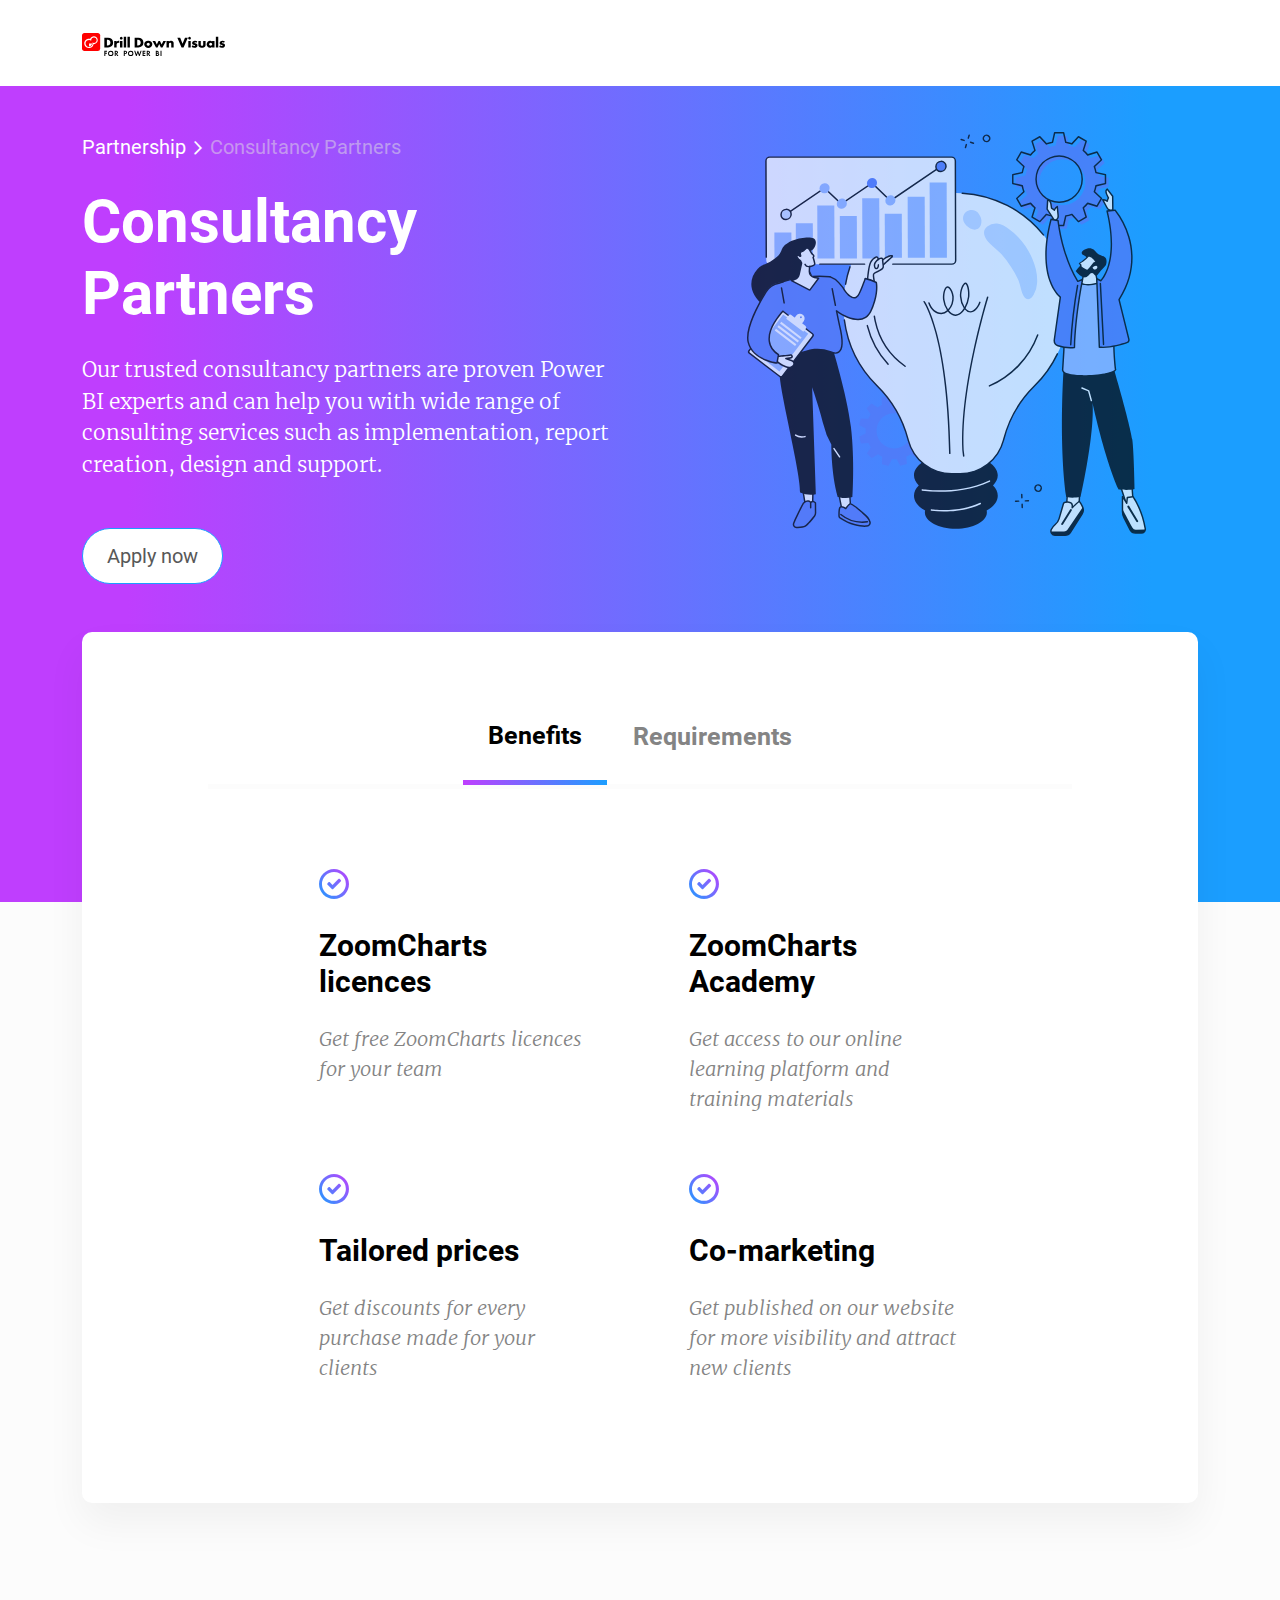
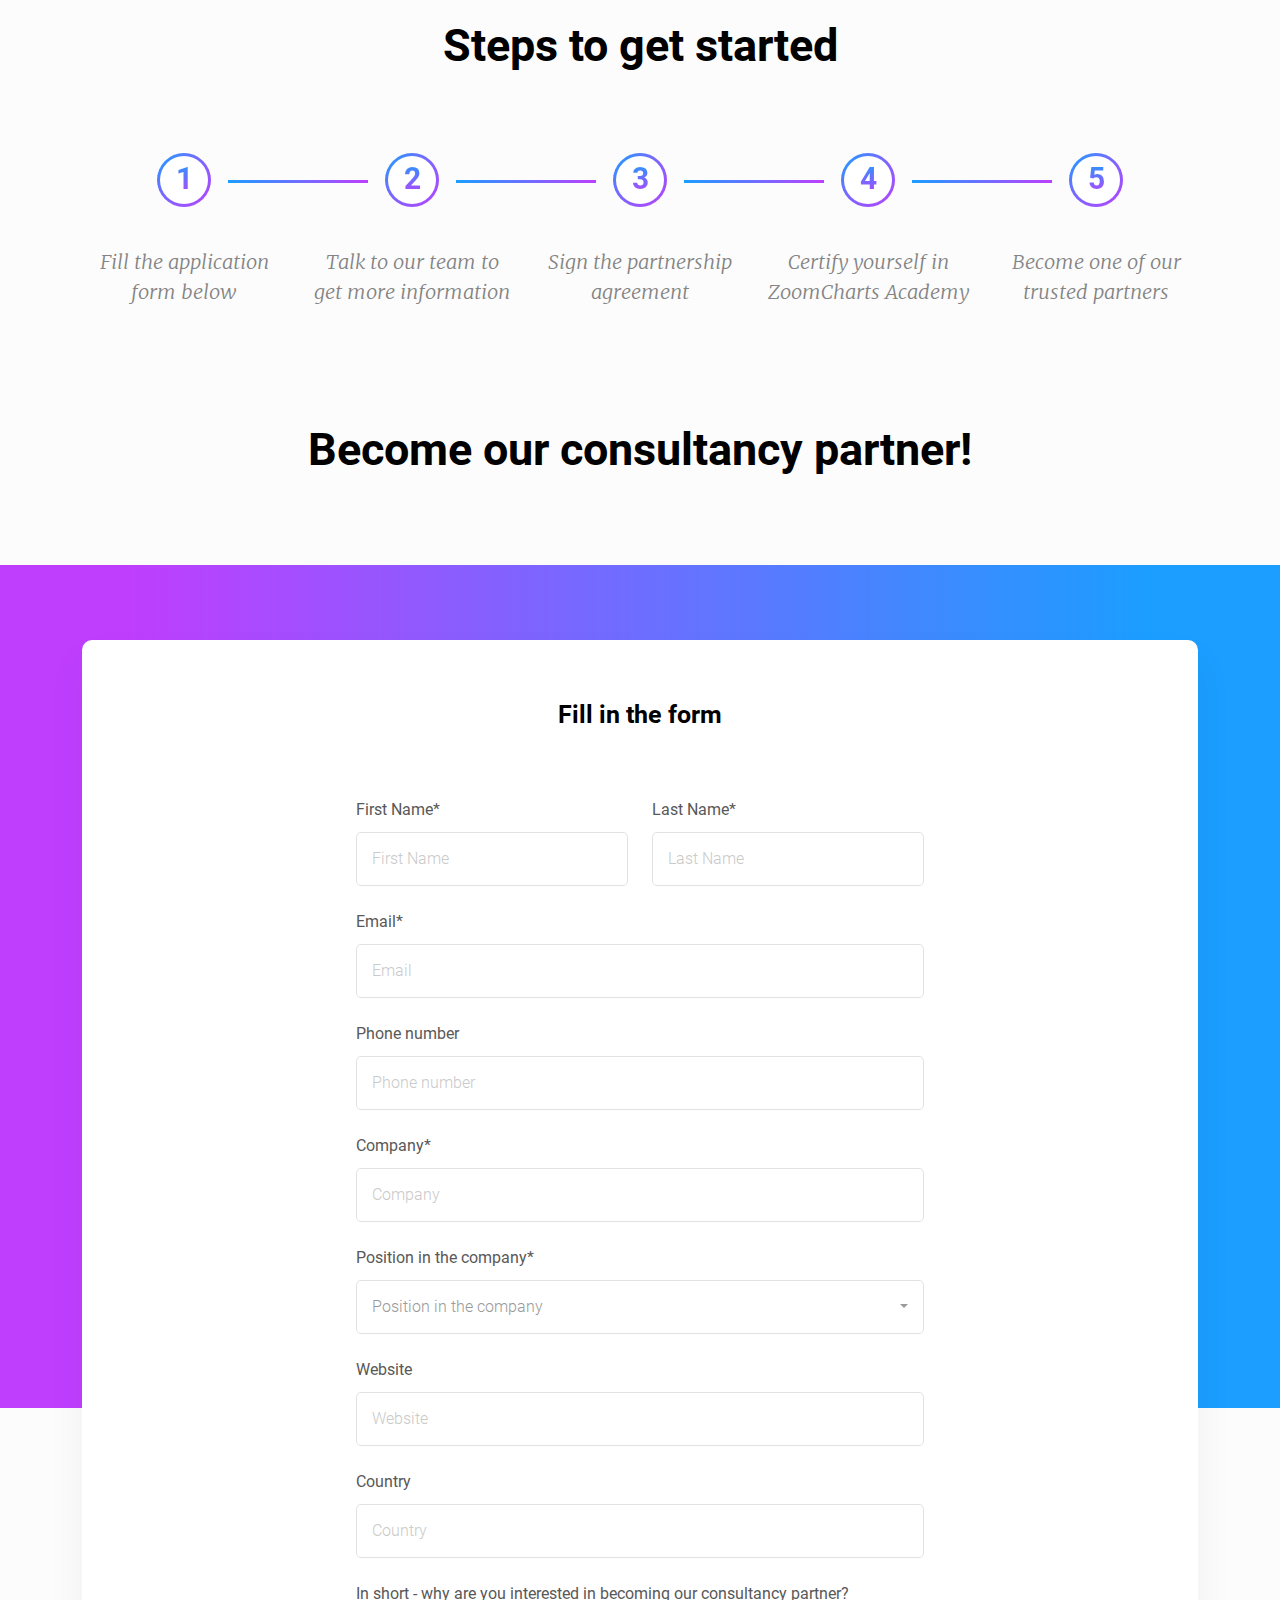
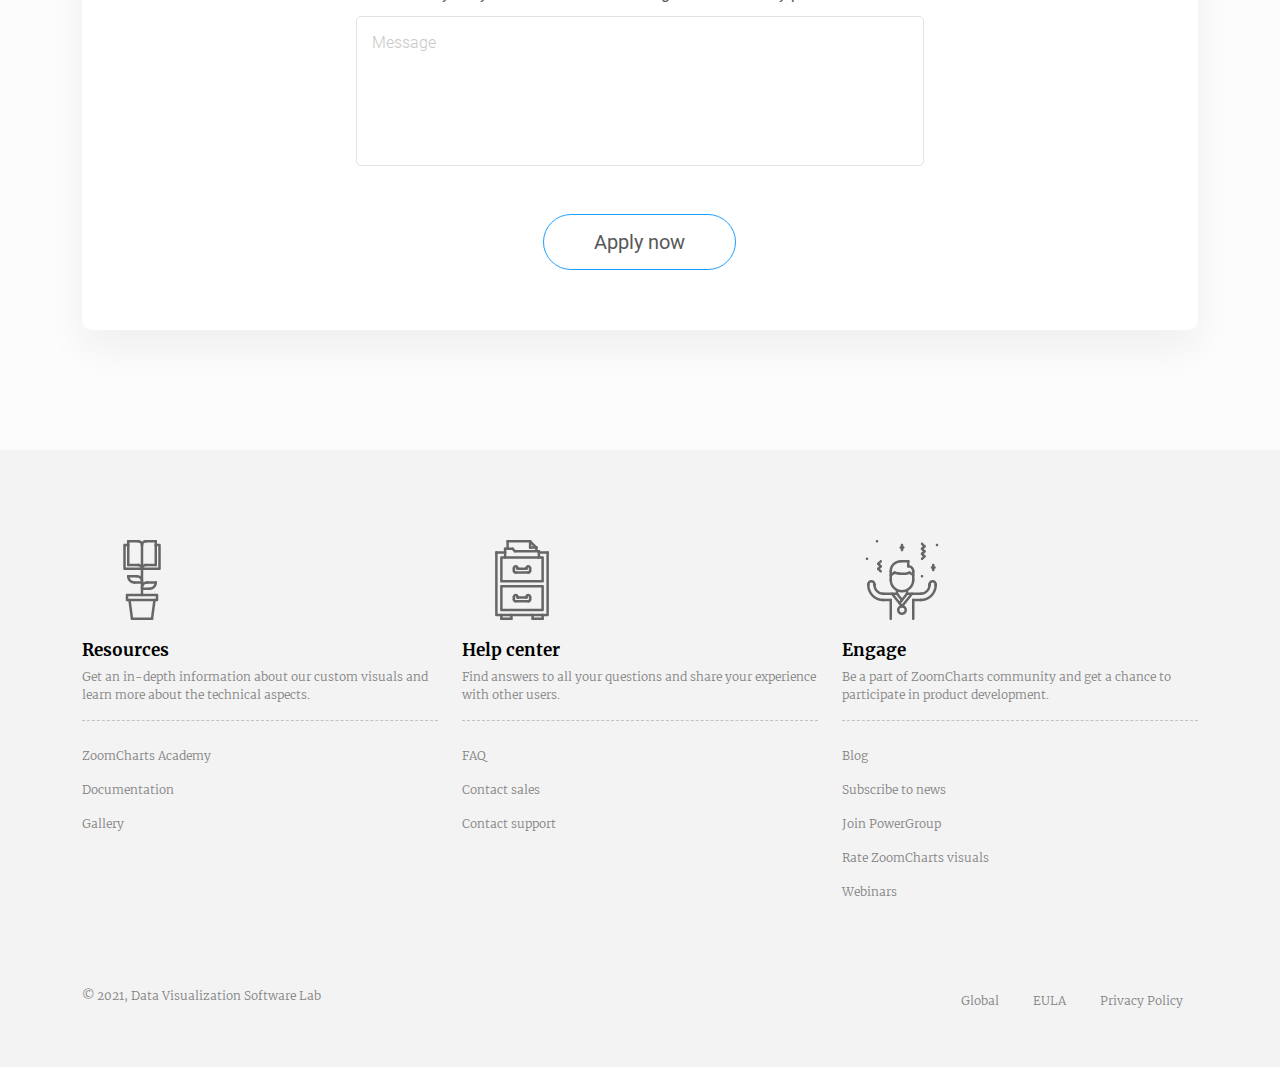
<file: consultancy-partner.html>
<!DOCTYPE html>
<html lang="en">

<head>
    <meta charset="UTF-8">
    <meta http-equiv="X-UA-Compatible" content="IE=edge">
    <meta name="viewport" content="width=device-width, initial-scale=1.0">
    <title>Partners Page</title>
    <link rel="stylesheet" href="css/style.css">
</head>

<body>
    <nav class="navbar navbar-expand-lg navbar-light fixed-top">
        <div class="container">
            <div class="d-flex">
                <a class="navbar-brand align-self-center me-4" href="./index.html">
                    <img src="images/logo.svg" alt="logo">
                </a>
            </div>
        </div>
    </nav>

    <section class="hero position-relative">
        <div class="container">
            <div class="row pb-5">
                <div class="col-xxl-6 col-lg-6">
                    <nav class="d-lg-block d-none" aria-label="breadcrumb">
                        <ol class="breadcrumb mb-4">
                            <li class="breadcrumb-item"><a href="index.html">Partnership</a></li>
                            <li class="breadcrumb-item active" aria-current="page">Consultancy Partners</li>
                        </ol>
                    </nav>
                    <h1 class="text-lg-start text-center mb-lg-4 mb-3">Consultancy Partners</h1>
                    <p class="font-family-second font-size-21px text-white text-lg-start text-center pb-lg-5 pb-4">Our trusted consultancy partners are proven Power BI experts and can help you with wide range of consulting services such as implementation, report creation, design and support. </p>
                    <div class="d-grid d-xl-block">
                        <a href="#partner-form" class="btn btn-outline-primary px-4">Apply now</a>
                    </div>
                </div>
                <div class="col-xxl-5 offset-lg-1 col-lg-5 offset-lg-1 position-relative d-lg-block d-none">
                    <img src="images/consultancy-img.svg" alt="Consultancy Partners" class="img-style">
                </div>
            </div>
        </div>
    </section>

    <section class="hero-details position-relative">
        <div class="hero-bg"></div>
        <div class="container">
            <div class="row">
                <div class="col-lg-12">
                    <div class="hero-block partner-tabs position-relative">
                        <ul class="nav nav-tabs mb-80px" id="myTab" role="tablist">
                            <li class="nav-item" role="presentation">
                                <button class="nav-link active" id="benefits-tab" data-bs-toggle="tab" data-bs-target="#benefits" type="button" role="tab" aria-controls="benefits" aria-selected="true">Benefits</button>
                            </li>
                            <li class="nav-item" role="presentation">
                                <button class="nav-link" id="requirements-tab" data-bs-toggle="tab" data-bs-target="#requirements" type="button" role="tab" aria-controls="requirements" aria-selected="false">Requirements</button>
                            </li>
                        </ul>
                        <div class="tab-content" id="myTabContent">
                            <div class="tab-pane fade show active" id="benefits" role="tabpanel" aria-labelledby="benefits-tab">
                                <div class="row justify-content-center">
                                    <div class="col-lg-4 col-md-6 pb-60px">
                                        <span class="icon-check font-size-30px pe-3"></span>
                                        <h3 class="my-4 d-md-block d-inline">ZoomCharts licences</h3>
                                        <p class="font-family-second fst-italic pt-md-0 pt-3">Get free ZoomCharts licences for your team</p>
                                    </div>
                                    <div class="col-lg-4 col-md-6 offset-lg-1 pb-60px">
                                        <span class="icon-check font-size-30px pe-3"></span>
                                        <h3 class="my-4 d-md-block d-inline">ZoomCharts Academy</h3>
                                        <p class="font-family-second fst-italic pt-md-0 pt-3">Get access to our online learning platform and training materials</p>
                                    </div>
                                    <div class="col-lg-4 col-md-6 pb-60px">
                                        <span class="icon-check font-size-30px pe-3"></span>
                                        <h3 class="my-4 d-md-block d-inline">Tailored prices</h3>
                                        <p class="font-family-second fst-italic pt-md-0 pt-3">Get discounts for every purchase made for your clients</p>
                                    </div>
                                    <div class="col-lg-4 col-md-6 offset-lg-1">
                                        <span class="icon-check font-size-30px pe-3"></span>
                                        <h3 class="my-4 d-md-block d-inline">Co-marketing</h3>
                                        <p class="font-family-second fst-italic pt-md-0 pt-3">Get published on our website for more visibility and attract new clients</p>
                                    </div>
                                </div>
                            </div>
                            <div class="tab-pane fade" id="requirements" role="tabpanel" aria-labelledby="requirements-tab">
                                <div class="row justify-content-center">
                                    <div class="col-lg-4 col-md-5 pb-60px">
                                        <span class="icon-checkbox font-size-30px pe-3 align-middle"></span>
                                        <p class="font-family-second fst-italic pt-lg-4 pt-3 d-md-block d-inline">Signed partnership agreement</p>
                                    </div>
                                    <div class="col-lg-4 col-md-5 offset-lg-1 pb-60px">
                                        <span class="icon-checkbox font-size-30px pe-3 align-middle"></span>
                                        <p class="font-family-second fst-italic pt-lg-4 pt-3 d-md-block d-inline">Certification in ZoomCharts academy</p>
                                    </div>
                                    <div class="col-lg-4 col-md-5 pb-60px">
                                        <span class="icon-checkbox font-size-30px pe-3 align-middle"></span>
                                        <p class="font-family-second fst-italic pt-lg-4 pt-3 d-md-block d-inline">Build your reports using ZoomCharts vizuals</p>
                                    </div>
                                    <div class="col-lg-4 col-md-5 offset-lg-1">
                                        <span class="icon-checkbox font-size-30px pe-3 align-middle"></span>
                                        <p class="font-family-second fst-italic pt-lg-4 pt-3 d-md-block d-inline">Promote ZoomCharts products to your clients </p>
                                    </div>
                                </div>
                            </div>
                        </div>
                    </div>
                </div>
            </div>
        </div>
    </section>

    <section class="steps pt-116px">
        <div class="container">
            <div class="row justify-content-center pb-80px">
                <div class="col-lg-5 text-center">
                    <h2 class="mb-0">Steps to get started</h2>
                </div>
            </div>

            <div class="row justify-content-center">
                <div class="col text-center pb-lg-0 pb-4 middle-line-decor">
                    <div class="rounded-circle circle-step"><span>1</span></div>
                    <p class="font-family-second fst-italic text-muted">Fill the application form below</p>
                </div>
                <div class="col text-center pb-lg-0 pb-4 middle-line-decor">
                    <div class="rounded-circle circle-step"><span>2</span></div>
                    <p class="font-family-second fst-italic text-muted">Talk to our team to get more information</p>
                </div>
                <div class="col text-center pb-lg-0 pb-4 middle-line-decor">
                    <div class="rounded-circle circle-step"><span>3</span></div>
                    <p class="font-family-second fst-italic text-muted">Sign the partnership agreement
                    </p>
                </div>
                <div class="col text-center pb-lg-0 pb-4 middle-line-decor">
                    <div class="rounded-circle circle-step"><span>4</span></div>
                    <p class="font-family-second fst-italic text-muted">Certify yourself in ZoomCharts Academy</p>
                </div>
                <div class="col text-center pb-lg-0 pb-4">
                    <div class="rounded-circle circle-step"><span>5</span></div>
                    <p class="font-family-second fst-italic text-muted">Become one of our trusted partners</p>
                </div>
            </div>
    </section>

    <section id="partner-form" class="partner-offer position-relative pt-116px mb-120px">
        <div class="container">
            <div class="row justify-content-center pb-80px">
                <div class="col-lg-12 text-center">
                    <h2>Become our consultancy partner!</h2>
                </div>
            </div>
        </div>
        <div class="form-bg"></div>
        <div class="container">
            <div class="row justify-content-center">
                <div class="col-lg-12 text-center">
                    <div class="form-block position-relative">
                        <h4 class="pb-60px">Fill in the form</h4>
                        <form class="row justify-content-center needs-validation" novalidate>
                            <div class="col-lg-4 text-start pb-4">
                                <label for="inputFirstName" class="form-label">First Name*</label>
                                <input type="text" class="form-control" id="inputFirstName" placeholder="First Name" required>
                                <div class="invalid-feedback">
                                    This field is required
                                </div>
                            </div>
                            <div class="col-lg-4 text-start pb-4">
                                <label for="inputLastName" class="form-label">Last Name*</label>
                                <input type="text" class="form-control" id="inputLastName" placeholder="Last Name" required>
                                <div class="invalid-feedback">
                                    This field is required
                                </div>
                            </div>
                            <div class="col-lg-8 text-start pb-4">
                                <label for="inputEmail" class="form-label">Email*</label>
                                <input type="email" class="form-control" id="inputEmail" placeholder="Email" required>
                                <div class="invalid-feedback">
                                    This field is required
                                </div>
                            </div>
                            <div class="col-lg-8 text-start pb-4">
                                <label for="inputPhoneNumber" class="form-label">Phone number</label>
                                <input type="phone" class="form-control" id="inputPhoneNumber" placeholder="Phone number">
                            </div>
                            <div class="col-lg-8 text-start pb-4">
                                <label for="inputCompany" class="form-label">Company*</label>
                                <input type="text" class="form-control" id="inputCompany" placeholder="Company" required>
                                <div class="invalid-feedback">
                                    This field is required
                                </div>
                            </div>
                            <div class="col-lg-8 text-start pb-4">
                                <label for="inputPosition" class="form-label">Position in the company*</label>
                                <select id="inputPosition" class="selectpicker d-block" placeholder="Position in the company" required>
                                        <option>C-level</option>
                                        <option>Management</option>
                                        <option>Technical</option>
                                        <option>Sales</option>
                                        <option>Other</option>
                                </select>
                                <div class="invalid-feedback">
                                    This field is required
                                </div>
                            </div>
                            <div class="col-lg-8 text-start pb-4">
                                <label for="inputWebsite" class="form-label">Website</label>
                                <input type="text" class="form-control" id="inputWebsite" placeholder="Website">
                            </div>
                            <div class="col-lg-8 text-start pb-4">
                                <label for="inputCountry" class="form-label">Country</label>
                                <input type="text" class="form-control" id="inputCountry" placeholder="Country">
                            </div>
                            <div class="col-lg-8 text-start pb-lg-5 pb-4">
                                <label for="describeTextarea" class="form-label">In short - why are you interested in becoming our consultancy partner?</label>
                                <textarea class="form-control" id="describeTextarea" rows="5" placeholder="Message"></textarea>
                            </div>
                            <div class="col-lg-8 d-lg-block d-grid">
                                <button type="submit" class="btn btn-outline-primary">Apply now</button>
                            </div>
                        </form>
                    </div>
                </div>
            </div>
        </div>
    </section>

    <footer class="footer">
        <div class="container">
            <div class="row pb-80px">
                <div class="col-lg-4 pb-lg-0 pb-4 text-lg-start text-center">
                    <div class="icon d-inline-block">
                        <svg version="1.1" id="Layer_1" xmlns="http://www.w3.org/2000/svg" xmlns:xlink="http://www.w3.org/1999/xlink" x="0px" y="0px" viewBox="0 0 64 64" style="enable-background:new 0 0 64 64;" xml:space="preserve">
                            <g>
                                <g>
                                    <g>
                                        <path class="st0" d="M46,24H32c-0.6,0-1-0.4-1-1s0.4-1,1-1h13V5h-2c-0.6,0-1-0.4-1-1s0.4-1,1-1h3c0.6,0,1,0.4,1,1v19
                                            C47,23.6,46.6,24,46,24z"></path>
                                    </g>
                                    <g>
                                        <path class="st0" d="M32,24H18c-0.6,0-1-0.4-1-1V4c0-0.6,0.4-1,1-1h3c0.6,0,1,0.4,1,1s-0.4,1-1,1h-2v17h13c0.6,0,1,0.4,1,1
                                            S32.6,24,32,24z"></path>
                                    </g>
                                    <g>
                                        <path class="st0" d="M32,24c-0.6,0-1-0.4-1-1V4c0-0.6,0.4-1,1-1c0.6,0,1,0.4,1,1v19C33,23.6,32.6,24,32,24z"></path>
                                    </g>
                                    <g>
                                        <g>
                                            <path class="st0" d="M32,24c-0.6,0-1-0.4-1-1c0-2.2,1.8-4,4-4c0.6,0,1,0.4,1,1s-0.4,1-1,1c-1.1,0-2,0.9-2,2
                                                C33,23.6,32.6,24,32,24z"></path>
                                        </g>
                                        <g>
                                            <path class="st0" d="M32,5c-0.6,0-1-0.4-1-1c0-2.2,1.8-4,4-4c0.6,0,1,0.4,1,1s-0.4,1-1,1c-1.1,0-2,0.9-2,2C33,4.6,32.6,5,32,5z"></path>
                                        </g>
                                        <g>
                                            <path class="st0" d="M43,2h-8c-0.6,0-1-0.4-1-1s0.4-1,1-1h8c0.6,0,1,0.4,1,1S43.6,2,43,2z"></path>
                                        </g>
                                        <g>
                                            <path class="st0" d="M43,21c-0.6,0-1-0.4-1-1V1c0-0.6,0.4-1,1-1s1,0.4,1,1v19C44,20.6,43.6,21,43,21z"></path>
                                        </g>
                                        <g>
                                            <path class="st0" d="M43,21h-8c-0.6,0-1-0.4-1-1s0.4-1,1-1h8c0.6,0,1,0.4,1,1S43.6,21,43,21z"></path>
                                        </g>
                                    </g>
                                    <g>
                                        <g>
                                            <path class="st0" d="M32,24c-0.6,0-1-0.4-1-1c0-1.1-0.9-2-2-2c-0.6,0-1-0.4-1-1s0.4-1,1-1c2.2,0,4,1.8,4,4
                                                C33,23.6,32.6,24,32,24z"></path>
                                        </g>
                                        <g>
                                            <path class="st0" d="M32,5c-0.6,0-1-0.4-1-1c0-1.1-0.9-2-2-2c-0.6,0-1-0.4-1-1s0.4-1,1-1c2.2,0,4,1.8,4,4C33,4.6,32.6,5,32,5z"></path>
                                        </g>
                                        <g>
                                            <path class="st0" d="M29,2h-8c-0.6,0-1-0.4-1-1s0.4-1,1-1h8c0.6,0,1,0.4,1,1S29.6,2,29,2z"></path>
                                        </g>
                                        <g>
                                            <path class="st0" d="M21,21c-0.6,0-1-0.4-1-1V1c0-0.6,0.4-1,1-1s1,0.4,1,1v19C22,20.6,21.6,21,21,21z"></path>
                                        </g>
                                        <g>
                                            <path class="st0" d="M29,21h-8c-0.6,0-1-0.4-1-1s0.4-1,1-1h8c0.6,0,1,0.4,1,1S29.6,21,29,21z"></path>
                                        </g>
                                    </g>
                                    <g>
                                        <path class="st0" d="M32,45c-0.6,0-1-0.4-1-1V23c0-0.6,0.4-1,1-1c0.6,0,1,0.4,1,1v21C33,44.6,32.6,45,32,45z"></path>
                                    </g>
                                    <g>
                                        <path class="st0" d="M44,49H20c-0.6,0-1-0.4-1-1v-4c0-0.6,0.4-1,1-1h24c0.6,0,1,0.4,1,1v4C45,48.6,44.6,49,44,49z M21,47h22v-2
                                            H21V47z"></path>
                                    </g>
                                    <g>
                                        <path class="st0" d="M24,64c-0.5,0-0.9-0.4-1-0.9l-2-15c-0.1-0.5,0.3-1,0.9-1.1c0.6-0.1,1,0.3,1.1,0.9l2,15
                                            c0.1,0.5-0.3,1-0.9,1.1C24.1,64,24,64,24,64z"></path>
                                    </g>
                                    <g>
                                        <path class="st0" d="M40,64c0,0-0.1,0-0.1,0c-0.5-0.1-0.9-0.6-0.9-1.1l2-15c0.1-0.5,0.6-0.9,1.1-0.9c0.5,0.1,0.9,0.6,0.9,1.1
                                            l-2,15C40.9,63.6,40.5,64,40,64z"></path>
                                    </g>
                                    <g>
                                        <path class="st0" d="M40,64H24c-0.6,0-1-0.4-1-1s0.4-1,1-1h16c0.6,0,1,0.4,1,1S40.6,64,40,64z"></path>
                                    </g>
                                    <g>
                                        <g>
                                            <path class="st0" d="M32,39c-0.6,0-1-0.4-1-1c0-2.8,2.2-5,5-5c0.6,0,1,0.4,1,1s-0.4,1-1,1c-1.7,0-3,1.3-3,3
                                                C33,38.6,32.6,39,32,39z"></path>
                                        </g>
                                        <g>
                                            <path class="st0" d="M38,40c-0.6,0-1-0.4-1-1s0.4-1,1-1c2.2,0,4-1.8,4-4c0-0.6,0.4-1,1-1s1,0.4,1,1C44,37.3,41.3,40,38,40z"></path>
                                        </g>
                                        <g>
                                            <path class="st0" d="M43,35h-7c-0.6,0-1-0.4-1-1s0.4-1,1-1h7c0.6,0,1,0.4,1,1S43.6,35,43,35z"></path>
                                        </g>
                                        <g>
                                            <path class="st0" d="M38,40h-6c-0.6,0-1-0.4-1-1s0.4-1,1-1h6c0.6,0,1,0.4,1,1S38.6,40,38,40z"></path>
                                        </g>
                                    </g>
                                    <g>
                                        <g>
                                            <path class="st0" d="M32,34c-0.6,0-1-0.4-1-1c0-1.7-1.3-3-3-3c-0.6,0-1-0.4-1-1s0.4-1,1-1c2.8,0,5,2.2,5,5
                                                C33,33.6,32.6,34,32,34z"></path>
                                        </g>
                                        <g>
                                            <path class="st0" d="M26,35c-3.3,0-6-2.7-6-6c0-0.6,0.4-1,1-1s1,0.4,1,1c0,2.2,1.8,4,4,4c0.6,0,1,0.4,1,1S26.6,35,26,35z"></path>
                                        </g>
                                        <g>
                                            <path class="st0" d="M28,30h-7c-0.6,0-1-0.4-1-1s0.4-1,1-1h7c0.6,0,1,0.4,1,1S28.6,30,28,30z"></path>
                                        </g>
                                        <g>
                                            <path class="st0" d="M32,35h-6c-0.6,0-1-0.4-1-1s0.4-1,1-1h6c0.6,0,1,0.4,1,1S32.6,35,32,35z"></path>
                                        </g>
                                    </g>
                                </g>
                            </g>
                        </svg>
                    </div>
                    <h5>Resources</h5>
                    <p class="font-size-12px border-dotted-bottom pb-3 mb-3">Get an in-depth information about our custom visuals and learn more about the technical aspects.</p>
                    <ul class="list-items">
                        <li>
                            <a href="https://academy.zoomcharts.com/" alt="ZoomCharts Academy" title="ZoomCharts Academy">ZoomCharts Academy</a>
                        </li>
                        <li>
                            <a href="/en/microsoft-power-bi-custom-visuals/documentation/general/getting-started/" alt="ZoomCharts Power BI Custom Visuals Documentation" title="ZoomCharts Power BI Custom Visuals Documentation">Documentation</a>
                        </li>
                        <li>
                            <a href="/en/microsoft-power-bi-custom-visuals/gallery/" alt="ZoomCharts Power BI Custom Visuals Gallery" title="ZoomCharts Power BI Custom Visuals Gallery">Gallery</a>
                        </li>
                    </ul>
                </div>

                <div class="col-lg-4 pb-lg-0 pb-4 text-lg-start text-center">
                    <div class="icon d-inline-block">
                        <svg version="1.1" id="Layer_1" xmlns="http://www.w3.org/2000/svg" xmlns:xlink="http://www.w3.org/1999/xlink" x="0px" y="0px" viewBox="0 0 64 64" style="enable-background:new 0 0 64 64;" xml:space="preserve">
                            <g>
                                <g>
                                    <g>
                                        <path class="st0" d="M52.5,61h-41c-0.6,0-1-0.4-1-1V10c0-0.6,0.4-1,1-1s1,0.4,1,1v49h39V10c0-0.6,0.4-1,1-1s1,0.4,1,1v50
                                            C53.5,60.6,53.1,61,52.5,61z"></path>
                                    </g>
                                    <g>
                                        <path class="st0" d="M48.5,34h-33c-0.6,0-1-0.4-1-1V14c0-0.6,0.4-1,1-1h33c0.6,0,1,0.4,1,1v19C49.5,33.6,49.1,34,48.5,34z
                                             M16.5,32h31V15h-31V32z"></path>
                                    </g>
                                    <g>
                                        <path class="st0" d="M48.5,57h-33c-0.6,0-1-0.4-1-1V37c0-0.6,0.4-1,1-1h33c0.6,0,1,0.4,1,1v19C49.5,56.6,49.1,57,48.5,57z
                                             M16.5,55h31V38h-31V55z"></path>
                                    </g>
                                    <g>
                                        <path class="st0" d="M18.5,15c-0.6,0-1-0.4-1-1V7c0-0.6,0.4-1,1-1s1,0.4,1,1v7C19.5,14.6,19.1,15,18.5,15z"></path>
                                    </g>
                                    <g>
                                        <path class="st0" d="M45.5,15c-0.6,0-1-0.4-1-1V9c0-0.6,0.4-1,1-1s1,0.4,1,1v5C46.5,14.6,46.1,15,45.5,15z"></path>
                                    </g>
                                    <g>
                                        <path class="st0" d="M45.5,10h-19c-0.6,0-1-0.4-1-1s0.4-1,1-1h19c0.6,0,1,0.4,1,1S46.1,10,45.5,10z"></path>
                                    </g>
                                    <g>
                                        <path class="st0" d="M26.5,10c-0.3,0-0.5-0.1-0.7-0.3l-2-2c-0.4-0.4-0.4-1,0-1.4s1-0.4,1.4,0l2,2c0.4,0.4,0.4,1,0,1.4
                                            C27,9.9,26.8,10,26.5,10z"></path>
                                    </g>
                                    <g>
                                        <path class="st0" d="M24.5,8h-6c-0.6,0-1-0.4-1-1s0.4-1,1-1h6c0.6,0,1,0.4,1,1S25.1,8,24.5,8z"></path>
                                    </g>
                                    <g>
                                        <path class="st0" d="M20.5,8c-0.6,0-1-0.4-1-1V1c0-0.6,0.4-1,1-1s1,0.4,1,1v6C21.5,7.6,21.1,8,20.5,8z"></path>
                                    </g>
                                    <g>
                                        <path class="st0" d="M38.5,2h-18c-0.6,0-1-0.4-1-1s0.4-1,1-1h18c0.6,0,1,0.4,1,1S39.1,2,38.5,2z"></path>
                                    </g>
                                    <g>
                                        <path class="st0" d="M43.5,9c-0.6,0-1-0.4-1-1V6c0-0.6,0.4-1,1-1s1,0.4,1,1v2C44.5,8.6,44.1,9,43.5,9z"></path>
                                    </g>
                                    <g>
                                        <path class="st0" d="M43.5,7c-0.3,0-0.5-0.1-0.7-0.3l-5-5c-0.4-0.4-0.4-1,0-1.4s1-0.4,1.4,0l5,5c0.4,0.4,0.4,1,0,1.4
                                            C44,6.9,43.8,7,43.5,7z"></path>
                                    </g>
                                    <g>
                                        <path class="st0" d="M43.5,7h-5c-0.6,0-1-0.4-1-1s0.4-1,1-1h5c0.6,0,1,0.4,1,1S44.1,7,43.5,7z"></path>
                                    </g>
                                    <g>
                                        <path class="st0" d="M38.5,7c-0.6,0-1-0.4-1-1V1c0-0.6,0.4-1,1-1s1,0.4,1,1v5C39.5,6.6,39.1,7,38.5,7z"></path>
                                    </g>
                                    <g>
                                        <path class="st0" d="M18.5,11h-7c-0.6,0-1-0.4-1-1s0.4-1,1-1h7c0.6,0,1,0.4,1,1S19.1,11,18.5,11z"></path>
                                    </g>
                                    <g>
                                        <path class="st0" d="M52.5,11h-7c-0.6,0-1-0.4-1-1s0.4-1,1-1h7c0.6,0,1,0.4,1,1S53.1,11,52.5,11z"></path>
                                    </g>
                                    <g>
                                        <path class="st0" d="M15.5,64c-0.6,0-1-0.4-1-1v-3c0-0.6,0.4-1,1-1c0.6,0,1,0.4,1,1v3C16.5,63.6,16.1,64,15.5,64z"></path>
                                    </g>
                                    <g>
                                        <path class="st0" d="M23.5,64c-0.6,0-1-0.4-1-1v-3c0-0.6,0.4-1,1-1s1,0.4,1,1v3C24.5,63.6,24.1,64,23.5,64z"></path>
                                    </g>
                                    <g>
                                        <path class="st0" d="M23.5,64h-8c-0.6,0-1-0.4-1-1s0.4-1,1-1h8c0.6,0,1,0.4,1,1S24.1,64,23.5,64z"></path>
                                    </g>
                                    <g>
                                        <path class="st0" d="M40.5,64c-0.6,0-1-0.4-1-1v-3c0-0.6,0.4-1,1-1s1,0.4,1,1v3C41.5,63.6,41.1,64,40.5,64z"></path>
                                    </g>
                                    <g>
                                        <path class="st0" d="M48.5,64c-0.6,0-1-0.4-1-1v-3c0-0.6,0.4-1,1-1s1,0.4,1,1v3C49.5,63.6,49.1,64,48.5,64z"></path>
                                    </g>
                                    <g>
                                        <path class="st0" d="M48.5,64h-8c-0.6,0-1-0.4-1-1s0.4-1,1-1h8c0.6,0,1,0.4,1,1S49.1,64,48.5,64z"></path>
                                    </g>
                                    <g>
                                        <g>
                                            <path class="st0" d="M28.5,23.5c-0.6,0-1-0.4-1-1c0-0.3-0.2-0.5-0.5-0.5s-0.5,0.2-0.5,0.5c0,0.6-0.4,1-1,1s-1-0.4-1-1
                                                c0-1.4,1.1-2.5,2.5-2.5s2.5,1.1,2.5,2.5C29.5,23.1,29.1,23.5,28.5,23.5z"></path>
                                        </g>
                                        <g>
                                            <path class="st0" d="M38.5,23.5c-0.6,0-1-0.4-1-1c0-0.3-0.2-0.5-0.5-0.5s-0.5,0.2-0.5,0.5c0,0.6-0.4,1-1,1s-1-0.4-1-1
                                                c0-1.4,1.1-2.5,2.5-2.5s2.5,1.1,2.5,2.5C39.5,23.1,39.1,23.5,38.5,23.5z"></path>
                                        </g>
                                        <g>
                                            <path class="st0" d="M37,27c-0.6,0-1-0.4-1-1s0.4-1,1-1c0.3,0,0.5-0.2,0.5-0.5c0-0.6,0.4-1,1-1s1,0.4,1,1
                                                C39.5,25.9,38.4,27,37,27z"></path>
                                        </g>
                                        <g>
                                            <path class="st0" d="M38.5,25.5c-0.6,0-1-0.4-1-1v-2c0-0.6,0.4-1,1-1s1,0.4,1,1v2C39.5,25.1,39.1,25.5,38.5,25.5z"></path>
                                        </g>
                                        <g>
                                            <path class="st0" d="M27,27c-1.4,0-2.5-1.1-2.5-2.5c0-0.6,0.4-1,1-1s1,0.4,1,1c0,0.3,0.2,0.5,0.5,0.5c0.6,0,1,0.4,1,1
                                                S27.6,27,27,27z"></path>
                                        </g>
                                        <g>
                                            <path class="st0" d="M25.5,25.5c-0.6,0-1-0.4-1-1v-2c0-0.6,0.4-1,1-1s1,0.4,1,1v2C26.5,25.1,26.1,25.5,25.5,25.5z"></path>
                                        </g>
                                        <g>
                                            <path class="st0" d="M35.5,24c-0.6,0-1-0.4-1-1v-0.5c0-0.6,0.4-1,1-1s1,0.4,1,1V23C36.5,23.6,36.1,24,35.5,24z"></path>
                                        </g>
                                        <g>
                                            <path class="st0" d="M37,27h-9.5c-0.6,0-1-0.4-1-1s0.4-1,1-1H37c0.6,0,1,0.4,1,1S37.6,27,37,27z"></path>
                                        </g>
                                        <g>
                                            <path class="st0" d="M28.5,24c-0.6,0-1-0.4-1-1v-0.5c0-0.6,0.4-1,1-1s1,0.4,1,1V23C29.5,23.6,29.1,24,28.5,24z"></path>
                                        </g>
                                        <g>
                                            <path class="st0" d="M35.5,24h-7c-0.6,0-1-0.4-1-1s0.4-1,1-1h7c0.6,0,1,0.4,1,1S36.1,24,35.5,24z"></path>
                                        </g>
                                    </g>
                                    <g>
                                        <g>
                                            <path class="st0" d="M28.5,46.5c-0.6,0-1-0.4-1-1c0-0.3-0.2-0.5-0.5-0.5s-0.5,0.2-0.5,0.5c0,0.6-0.4,1-1,1s-1-0.4-1-1
                                                c0-1.4,1.1-2.5,2.5-2.5s2.5,1.1,2.5,2.5C29.5,46.1,29.1,46.5,28.5,46.5z"></path>
                                        </g>
                                        <g>
                                            <path class="st0" d="M38.5,46.5c-0.6,0-1-0.4-1-1c0-0.3-0.2-0.5-0.5-0.5s-0.5,0.2-0.5,0.5c0,0.6-0.4,1-1,1s-1-0.4-1-1
                                                c0-1.4,1.1-2.5,2.5-2.5s2.5,1.1,2.5,2.5C39.5,46.1,39.1,46.5,38.5,46.5z"></path>
                                        </g>
                                        <g>
                                            <path class="st0" d="M37,50c-0.6,0-1-0.4-1-1s0.4-1,1-1c0.3,0,0.5-0.2,0.5-0.5c0-0.6,0.4-1,1-1s1,0.4,1,1
                                                C39.5,48.9,38.4,50,37,50z"></path>
                                        </g>
                                        <g>
                                            <path class="st0" d="M38.5,48.5c-0.6,0-1-0.4-1-1v-2c0-0.6,0.4-1,1-1s1,0.4,1,1v2C39.5,48.1,39.1,48.5,38.5,48.5z"></path>
                                        </g>
                                        <g>
                                            <path class="st0" d="M27,50c-1.4,0-2.5-1.1-2.5-2.5c0-0.6,0.4-1,1-1s1,0.4,1,1c0,0.3,0.2,0.5,0.5,0.5c0.6,0,1,0.4,1,1
                                                S27.6,50,27,50z"></path>
                                        </g>
                                        <g>
                                            <path class="st0" d="M25.5,48.5c-0.6,0-1-0.4-1-1v-2c0-0.6,0.4-1,1-1s1,0.4,1,1v2C26.5,48.1,26.1,48.5,25.5,48.5z"></path>
                                        </g>
                                        <g>
                                            <path class="st0" d="M35.5,47c-0.6,0-1-0.4-1-1v-0.5c0-0.6,0.4-1,1-1s1,0.4,1,1V46C36.5,46.6,36.1,47,35.5,47z"></path>
                                        </g>
                                        <g>
                                            <path class="st0" d="M37,50h-9.5c-0.6,0-1-0.4-1-1s0.4-1,1-1H37c0.6,0,1,0.4,1,1S37.6,50,37,50z"></path>
                                        </g>
                                        <g>
                                            <path class="st0" d="M28.5,47c-0.6,0-1-0.4-1-1v-0.5c0-0.6,0.4-1,1-1s1,0.4,1,1V46C29.5,46.6,29.1,47,28.5,47z"></path>
                                        </g>
                                        <g>
                                            <path class="st0" d="M35.5,47h-7c-0.6,0-1-0.4-1-1s0.4-1,1-1h7c0.6,0,1,0.4,1,1S36.1,47,35.5,47z"></path>
                                        </g>
                                    </g>
                                </g>
                            </g>
                            </svg>
                    </div>
                    <h5>Help center</h5>
                    <p class="font-size-12px border-dotted-bottom pb-3 mb-3">Find answers to all your questions and share your experience with other users.</p>
                    <ul class="list-items">
                        <li>
                            <a href="/en/microsoft-power-bi-custom-visuals/help-center/frequently-asked-questions/" alt="Power BI Custom Visuals FAQ" title="Power BI Custom Visuals FAQ">FAQ</a>
                        </li>
                        <li>
                            <a href="/en/microsoft-power-bi-custom-visuals/help-center/contact-sales/" alt="Contact sales" title="Contact sales">Contact sales</a>
                        </li>
                        <li>
                            <a href="/en/microsoft-power-bi-custom-visuals/help-center/contact-support/" alt="Contact support" title="Contact support">Contact support</a>
                        </li>
                    </ul>
                </div>

                <div class="col-lg-4 text-lg-start text-center">
                    <div class="icon d-inline-block">
                        <svg version="1.1" id="Layer_1" xmlns="http://www.w3.org/2000/svg" xmlns:xlink="http://www.w3.org/1999/xlink" x="0px" y="0px" viewBox="0 0 64 64" style="enable-background:new 0 0 64 64;" xml:space="preserve">
                            <g>
                              <g>
                                <g>
                                  <g>
                                    <g>
                                      <path class="st0" d="M32,42c-5.5,0-10-4.5-10-10c0-0.6,0.4-1,1-1s1,0.4,1,1c0,4.4,3.6,8,8,8s8-3.6,8-8c0-0.6,0.4-1,1-1
                                        s1,0.4,1,1C42,37.5,37.5,42,32,42z"></path>
                                    </g>
                                    <g>
                                      <path class="st0" d="M23,33c-0.6,0-1-0.4-1-1v-7c0-0.6,0.4-1,1-1s1,0.4,1,1v7C24,32.6,23.6,33,23,33z"></path>
                                    </g>
                                    <g>
                                      <path class="st0" d="M41,33c-0.6,0-1-0.4-1-1v-7c0-0.6,0.4-1,1-1s1,0.4,1,1v7C42,32.6,41.6,33,41,33z"></path>
                                    </g>
                                  </g>
                                  <g>
                                    <path class="st0" d="M23,64c-0.6,0-1-0.4-1-1V48c0-0.6,0.4-1,1-1s1,0.4,1,1v15C24,63.6,23.6,64,23,64z"></path>
                                  </g>
                                  <g>
                                    <path class="st0" d="M41,64c-0.6,0-1-0.4-1-1V48c0-0.6,0.4-1,1-1s1,0.4,1,1v15C42,63.6,41.6,64,41,64z"></path>
                                  </g>
                                  <g>
                                    <path class="st0" d="M28,44c-0.6,0-1-0.4-1-1v-2.9c0-0.6,0.4-1,1-1s1,0.4,1,1V43C29,43.6,28.6,44,28,44z"></path>
                                  </g>
                                  <g>
                                    <path class="st0" d="M36,44c-0.6,0-1-0.4-1-1v-2.9c0-0.6,0.4-1,1-1s1,0.4,1,1V43C37,43.6,36.6,44,36,44z"></path>
                                  </g>
                                  <g>
                                    <g>
                                      <g>
                                        <path class="st0" d="M47,44c-0.6,0-1-0.4-1-1s0.4-1,1-1c3.3,0,6-2.7,6-6c0-0.6,0.4-1,1-1s1,0.4,1,1C55,40.4,51.4,44,47,44z"></path>
                                      </g>
                                      <g>
                                        <path class="st0" d="M47,49c-0.6,0-1-0.4-1-1s0.4-1,1-1c6.1,0,11-4.9,11-11c0-0.6,0.4-1,1-1s1,0.4,1,1C60,43.2,54.2,49,47,49z
                                          "></path>
                                      </g>
                                      <g>
                                        <path class="st0" d="M59,36.5c-0.6,0-1-0.4-1-1c0-0.8-0.7-1.5-1.5-1.5S55,34.7,55,35.5c0,0.6-0.4,1-1,1s-1-0.4-1-1
                                          c0-1.9,1.6-3.5,3.5-3.5s3.5,1.6,3.5,3.5C60,36.1,59.6,36.5,59,36.5z"></path>
                                      </g>
                                      <g>
                                        <path class="st0" d="M59,37c-0.6,0-1-0.4-1-1v-0.5c0-0.6,0.4-1,1-1s1,0.4,1,1V36C60,36.6,59.6,37,59,37z"></path>
                                      </g>
                                      <g>
                                        <path class="st0" d="M54,37c-0.6,0-1-0.4-1-1v-0.5c0-0.6,0.4-1,1-1s1,0.4,1,1V36C55,36.6,54.6,37,54,37z"></path>
                                      </g>
                                    </g>
                                    <g>
                                      <path class="st0" d="M47,44H36c-0.6,0-1-0.4-1-1s0.4-1,1-1h11c0.6,0,1,0.4,1,1S47.6,44,47,44z"></path>
                                    </g>
                                    <g>
                                      <path class="st0" d="M47,49h-5.9c-0.6,0-1-0.4-1-1s0.4-1,1-1H47c0.6,0,1,0.4,1,1S47.6,49,47,49z"></path>
                                    </g>
                                  </g>
                                  <g>
                                    <g>
                                      <g>
                                        <path class="st0" d="M17,44c-4.4,0-8-3.6-8-8c0-0.6,0.4-1,1-1s1,0.4,1,1c0,3.3,2.7,6,6,6c0.6,0,1,0.4,1,1S17.6,44,17,44z"></path>
                                      </g>
                                      <g>
                                        <path class="st0" d="M17,49C9.8,49,4,43.2,4,36c0-0.6,0.4-1,1-1s1,0.4,1,1c0,6.1,4.9,11,11,11c0.6,0,1,0.4,1,1S17.6,49,17,49z
                                          "></path>
                                      </g>
                                      <g>
                                        <path class="st0" d="M10,36.5c-0.6,0-1-0.4-1-1C9,34.7,8.3,34,7.5,34S6,34.7,6,35.5c0,0.6-0.4,1-1,1s-1-0.4-1-1
                                          C4,33.6,5.6,32,7.5,32s3.5,1.6,3.5,3.5C11,36.1,10.6,36.5,10,36.5z"></path>
                                      </g>
                                      <g>
                                        <path class="st0" d="M5,37c-0.6,0-1-0.4-1-1v-0.5c0-0.6,0.4-1,1-1s1,0.4,1,1V36C6,36.6,5.6,37,5,37z"></path>
                                      </g>
                                      <g>
                                        <path class="st0" d="M10,37c-0.6,0-1-0.4-1-1v-0.5c0-0.6,0.4-1,1-1s1,0.4,1,1V36C11,36.6,10.6,37,10,37z"></path>
                                      </g>
                                    </g>
                                    <g>
                                      <path class="st0" d="M28,44H17c-0.6,0-1-0.4-1-1s0.4-1,1-1h11c0.6,0,1,0.4,1,1S28.6,44,28,44z"></path>
                                    </g>
                                    <g>
                                      <path class="st0" d="M22.9,49H17c-0.6,0-1-0.4-1-1s0.4-1,1-1h5.9c0.6,0,1,0.4,1,1S23.5,49,22.9,49z"></path>
                                    </g>
                                  </g>
                                  <g>
                                    <g>
                                      <path class="st0" d="M41,26c-0.6,0-1-0.4-1-1c0-1.7-1.3-3-3-3c-0.6,0-1-0.4-1-1s0.4-1,1-1c2.8,0,5,2.2,5,5
                                        C42,25.6,41.6,26,41,26z"></path>
                                    </g>
                                    <g>
                                      <path class="st0" d="M37,22c-0.6,0-1-0.4-1-1v-4c0-0.6,0.4-1,1-1s1,0.4,1,1v4C38,21.6,37.6,22,37,22z"></path>
                                    </g>
                                    <g>
                                      <path class="st0" d="M23,26c-0.6,0-1-0.4-1-1c0-5,4-9,9-9c0.6,0,1,0.4,1,1s-0.4,1-1,1c-3.9,0-7,3.1-7,7C24,25.6,23.6,26,23,26z
                                        "></path>
                                    </g>
                                    <g>
                                      <g>
                                        <path class="st0" d="M41,29c-0.2,0-0.4-0.1-0.6-0.2l-3-2c-0.5-0.3-0.6-0.9-0.3-1.4s0.9-0.6,1.4-0.3l3,2
                                          c0.5,0.3,0.6,0.9,0.3,1.4C41.6,28.9,41.3,29,41,29z"></path>
                                      </g>
                                      <g>
                                        <path class="st0" d="M32.5,28c-3.6,0-6.7-1-6.8-1.1c-0.5-0.2-0.8-0.7-0.6-1.3c0.2-0.5,0.7-0.8,1.3-0.6c0,0,2.9,1,6.2,1
                                          c3.2,0,5-0.9,5.1-0.9c0.5-0.2,1.1,0,1.3,0.5c0.2,0.5,0,1.1-0.4,1.3C38.4,26.9,36.2,28,32.5,28z"></path>
                                      </g>
                                      <g>
                                        <path class="st0" d="M23,29c-0.3,0-0.6-0.2-0.8-0.4c-0.3-0.5-0.2-1.1,0.3-1.4l3-2c0.5-0.3,1.1-0.2,1.4,0.3s0.2,1.1-0.3,1.4
                                          l-3,2C23.4,29,23.2,29,23,29z"></path>
                                      </g>
                                    </g>
                                  </g>
                                  <g>
                                    <path class="st0" d="M37,18h-6c-0.6,0-1-0.4-1-1s0.4-1,1-1h6c0.6,0,1,0.4,1,1S37.6,18,37,18z"></path>
                                  </g>
                                  <g>
                                    <path class="st0" d="M32,49c-0.3,0-0.6-0.1-0.8-0.4l-4-5c-0.3-0.4-0.3-1.1,0.2-1.4c0.4-0.3,1.1-0.3,1.4,0.2l4,5
                                      c0.3,0.4,0.3,1.1-0.2,1.4C32.4,48.9,32.2,49,32,49z"></path>
                                  </g>
                                  <g>
                                    <path class="st0" d="M30,51.5c-0.2,0-0.4-0.1-0.6-0.2c-0.4-0.3-0.5-1-0.2-1.4l6-7.5c0.3-0.4,1-0.5,1.4-0.2
                                      c0.4,0.3,0.5,1,0.2,1.4l-6,7.5C30.6,51.4,30.3,51.5,30,51.5z"></path>
                                  </g>
                                  <g>
                                    <path class="st0" d="M32,54c-0.2,0-0.4-0.1-0.6-0.2c-0.4-0.3-0.5-1-0.2-1.4l8-10c0.3-0.4,1-0.5,1.4-0.2c0.4,0.3,0.5,1,0.2,1.4
                                      l-8,10C32.6,53.9,32.3,54,32,54z"></path>
                                  </g>
                                  <g>
                                    <path class="st0" d="M32,54c-0.3,0-0.6-0.1-0.8-0.4l-8-10c-0.3-0.4-0.3-1.1,0.2-1.4c0.4-0.3,1.1-0.3,1.4,0.2l8,10
                                      c0.3,0.4,0.3,1.1-0.2,1.4C32.4,53.9,32.2,54,32,54z"></path>
                                  </g>
                                  <g>
                                    <path class="st0" d="M32,60c-2.2,0-4-1.8-4-4s1.8-4,4-4s4,1.8,4,4S34.2,60,32,60z M32,54c-1.1,0-2,0.9-2,2s0.9,2,2,2s2-0.9,2-2
                                      S33.1,54,32,54z"></path>
                                  </g>
                                </g>
                                <g>
                                  <g>
                                    <path class="st0" d="M13,20c-0.3,0-0.5-0.1-0.7-0.3c-0.4-0.4-0.4-1,0-1.4l2-2c0.4-0.4,1-0.4,1.4,0c0.4,0.4,0.4,1,0,1.4l-2,2
                                      C13.5,19.9,13.3,20,13,20z"></path>
                                  </g>
                                  <g>
                                    <path class="st0" d="M15,22c-0.3,0-0.5-0.1-0.7-0.3l-2-2c-0.4-0.4-0.4-1,0-1.4s1-0.4,1.4,0l2,2c0.4,0.4,0.4,1,0,1.4
                                      C15.5,21.9,15.3,22,15,22z"></path>
                                  </g>
                                  <g>
                                    <path class="st0" d="M13,24c-0.3,0-0.5-0.1-0.7-0.3c-0.4-0.4-0.4-1,0-1.4l2-2c0.4-0.4,1-0.4,1.4,0s0.4,1,0,1.4l-2,2
                                      C13.5,23.9,13.3,24,13,24z"></path>
                                  </g>
                                  <g>
                                    <path class="st0" d="M15,26c-0.3,0-0.5-0.1-0.7-0.3l-2-2c-0.4-0.4-0.4-1,0-1.4s1-0.4,1.4,0l2,2c0.4,0.4,0.4,1,0,1.4
                                      C15.5,25.9,15.3,26,15,26z"></path>
                                  </g>
                                  <g>
                                    <path class="st0" d="M48,12c-0.3,0-0.5-0.1-0.7-0.3c-0.4-0.4-0.4-1,0-1.4l2-2c0.4-0.4,1-0.4,1.4,0s0.4,1,0,1.4l-2,2
                                      C48.5,11.9,48.3,12,48,12z"></path>
                                  </g>
                                  <g>
                                    <path class="st0" d="M50,10c-0.3,0-0.5-0.1-0.7-0.3l-2-2c-0.4-0.4-0.4-1,0-1.4s1-0.4,1.4,0l2,2c0.4,0.4,0.4,1,0,1.4
                                      C50.5,9.9,50.3,10,50,10z"></path>
                                  </g>
                                  <g>
                                    <path class="st0" d="M48,16c-0.3,0-0.5-0.1-0.7-0.3c-0.4-0.4-0.4-1,0-1.4l2-2c0.4-0.4,1-0.4,1.4,0s0.4,1,0,1.4l-2,2
                                      C48.5,15.9,48.3,16,48,16z"></path>
                                  </g>
                                  <g>
                                    <path class="st0" d="M50,14c-0.3,0-0.5-0.1-0.7-0.3l-2-2c-0.4-0.4-0.4-1,0-1.4s1-0.4,1.4,0l2,2c0.4,0.4,0.4,1,0,1.4
                                      C50.5,13.9,50.3,14,50,14z"></path>
                                  </g>
                                  <g>
                                    <path class="st0" d="M48,8c-0.3,0-0.5-0.1-0.7-0.3c-0.4-0.4-0.4-1,0-1.4l2-2c0.4-0.4,1-0.4,1.4,0s0.4,1,0,1.4l-2,2
                                      C48.5,7.9,48.3,8,48,8z"></path>
                                  </g>
                                  <g>
                                    <path class="st0" d="M50,6c-0.3,0-0.5-0.1-0.7-0.3l-2-2c-0.4-0.4-0.4-1,0-1.4s1-0.4,1.4,0l2,2c0.4,0.4,0.4,1,0,1.4
                                      C50.5,5.9,50.3,6,50,6z"></path>
                                  </g>
                                  <g>
                                    <path class="st0" d="M4,16c-0.6,0-1-0.4-1-1s0.4-1,1-1h0c0.6,0,1,0.4,1,1S4.6,16,4,16z"></path>
                                  </g>
                                  <g>
                                    <path class="st0" d="M12,2c-0.6,0-1-0.4-1-1s0.4-1,1-1h0c0.6,0,1,0.4,1,1S12.6,2,12,2z"></path>
                                  </g>
                                  <g>
                                    <path class="st0" d="M60,5c-0.6,0-1-0.4-1-1s0.4-1,1-1h0c0.6,0,1,0.4,1,1S60.6,5,60,5z"></path>
                                  </g>
                                  <g>
                                    <path class="st0" d="M48,30c-0.6,0-1-0.4-1-1s0.4-1,1-1h0c0.6,0,1,0.4,1,1S48.6,30,48,30z"></path>
                                  </g>
                                  <g>
                                    <path class="st0" d="M32,9c-0.6,0-1-0.4-1-1V4c0-0.6,0.4-1,1-1c0.6,0,1,0.4,1,1v4C33,8.6,32.6,9,32,9z"></path>
                                  </g>
                                  <g>
                                    <path class="st0" d="M33,7h-2c-0.6,0-1-0.4-1-1s0.4-1,1-1h2c0.6,0,1,0.4,1,1S33.6,7,33,7z"></path>
                                  </g>
                                  <g>
                                    <path class="st0" d="M57,25c-0.6,0-1-0.4-1-1v-4c0-0.6,0.4-1,1-1s1,0.4,1,1v4C58,24.6,57.6,25,57,25z"></path>
                                  </g>
                                  <g>
                                    <path class="st0" d="M58,23h-2c-0.6,0-1-0.4-1-1s0.4-1,1-1h2c0.6,0,1,0.4,1,1S58.6,23,58,23z"></path>
                                  </g>
                                </g>
                              </g>
                            </g>
                          </svg>
                    </div>
                    <h5>Engage</h5>
                    <p class="font-size-12px border-dotted-bottom pb-3 mb-3">Be a part of ZoomCharts community and get a chance to participate in product development.</p>
                    <ul class="list-items">
                        <li>
                            <a href="/en/microsoft-power-bi-custom-visuals/blog/" alt="ZoomCharts Power BI Custom Visuals Blog" title="ZoomCharts Power BI Custom Visuals Blog">Blog</a>
                        </li>
                        <li>
                            <a href="/en/microsoft-power-bi-custom-visuals/subscribe-to-news/" alt="Submit to news" title="Submit to news">Subscribe to news</a>
                        </li>
                        <li>
                            <a href="/en/microsoft-power-bi-custom-visuals/join-powergroup/" alt="Join PowerGroup" title="Join PowerGroup">Join PowerGroup</a>
                        </li>
                        <li>
                            <a href="/en/microsoft-power-bi-custom-visuals/rate-zoomcharts-visuals/" alt="Rate ZoomCharts custom visuals" title="Rate ZoomCharts custom visuals">Rate ZoomCharts visuals</a>
                        </li>
                        <li>
                            <a href="/en/microsoft-power-bi-custom-visuals/webinars/" alt="Webinars" title="Webinars">Webinars</a>
                        </li>
                    </ul>
                </div>
            </div>

            <div class="row">
                <div class="col-lg-6 text-lg-start text-center pb-lg-0 pb-3">
                    <p class="font-size-12px">© 2021, Data Visualization Software Lab</p>
                </div>
                <div class="col-lg-6 text-lg-end text-center">
                    <ul class="list-inline-items">
                        <li>
                            <a href="/en/">Global</a>
                        </li>
                        <li>
                            <a href="/en/legal-pbi/">EULA</a>
                        </li>
                        <li>
                            <a href="/en/privacy-policy/">Privacy Policy</a>
                        </li>
                    </ul>
                </div>
            </div>
        </div>
    </footer>

    <script src="js/jquery-1.12.4.js"></script>
    <script src="js/jquery-ui.js"></script>
    <script src="js/bootstrap.bundle.min.js"></script>
    <script src="js/bootstrap-select.min.js"></script>
    <script src="js/owl.carousel.min.js"></script>
    <script src="js/scripts.js"></script>
</body>

</html>
</file>
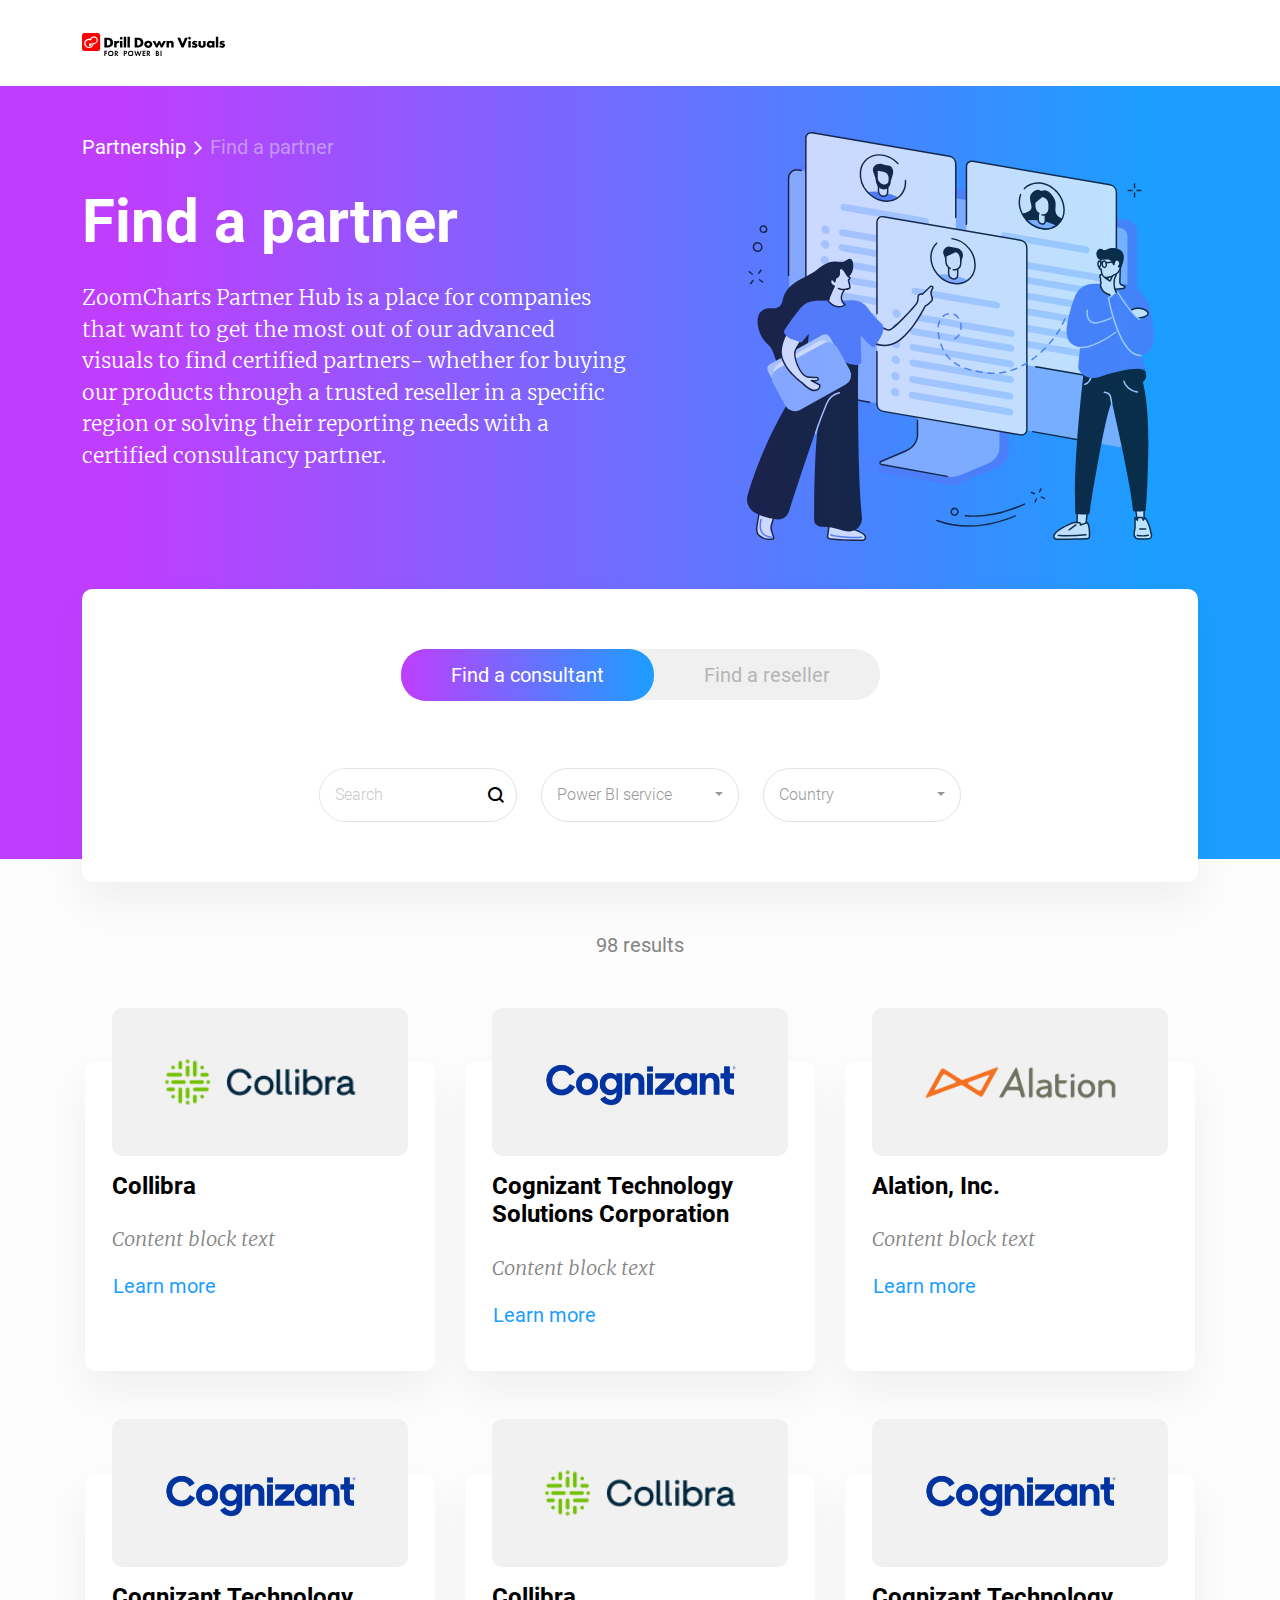
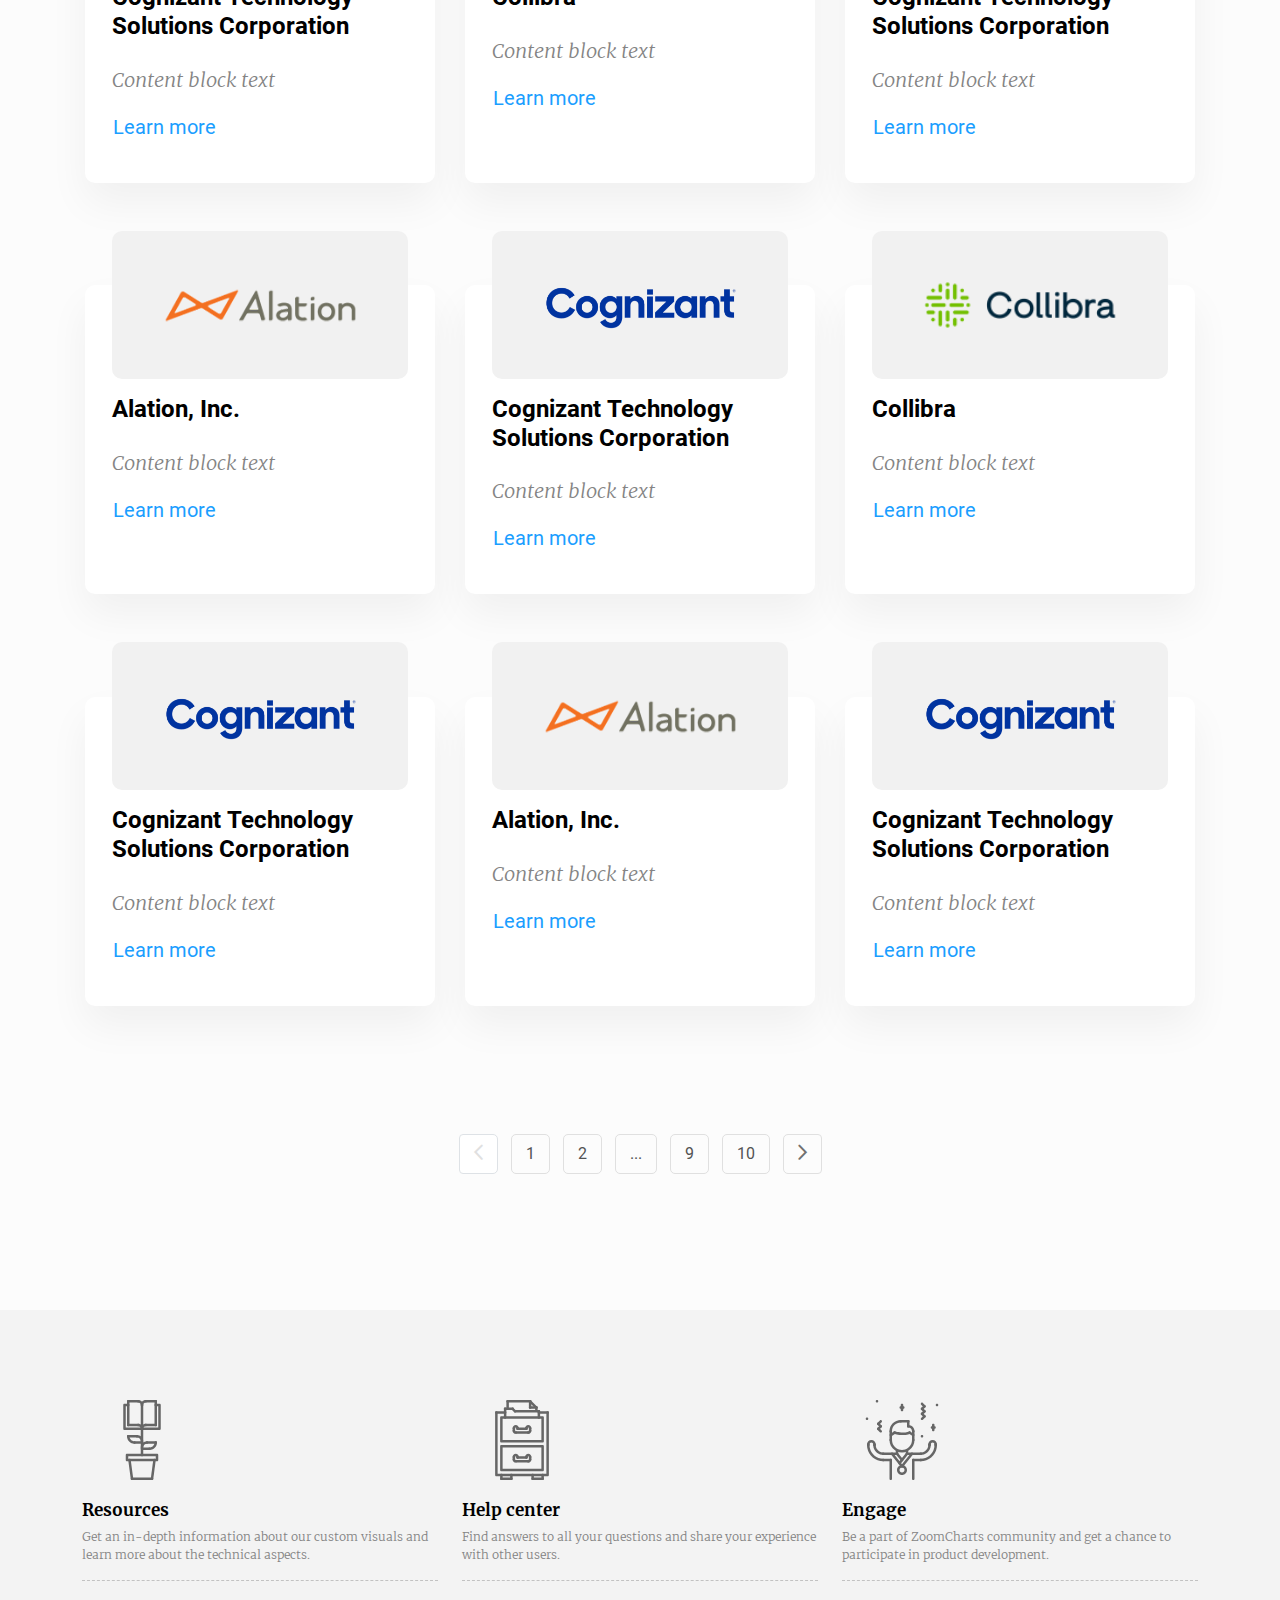
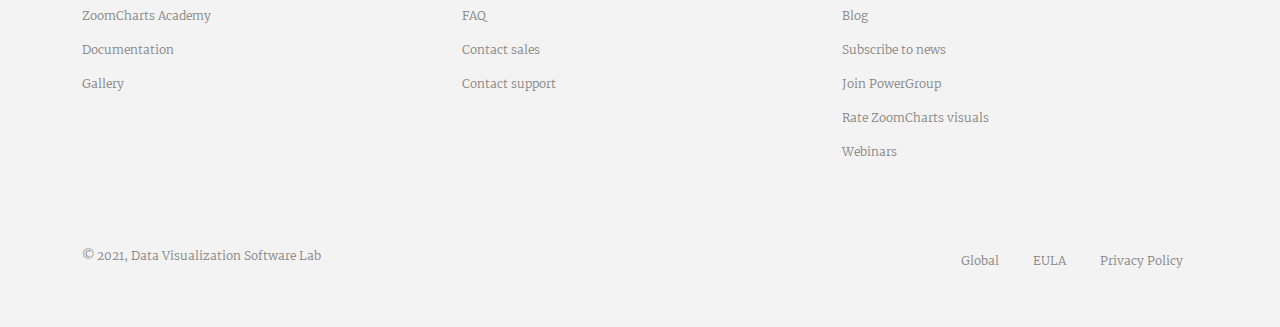
<file: find-consultant.html>
<!DOCTYPE html>
<html lang="en">

<head>
    <meta charset="UTF-8">
    <meta http-equiv="X-UA-Compatible" content="IE=edge">
    <meta name="viewport" content="width=device-width, initial-scale=1.0">
    <title>Partners Page</title>
    <link rel="stylesheet" href="css/style.css">
</head>

<body>
    <nav class="navbar navbar-expand-lg navbar-light fixed-top">
        <div class="container">
            <div class="d-flex">
                <a class="navbar-brand align-self-center me-4" href="./index.html">
                    <img src="images/logo.svg" alt="logo">
                </a>
            </div>
        </div>
    </nav>

    <section class="hero position-relative">
        <div class="container">
            <div class="row pb-5">
                <div class="col-xxl-6 col-lg-6">
                    <nav class="d-lg-block d-none" aria-label="breadcrumb">
                        <ol class="breadcrumb mb-4">
                            <li class="breadcrumb-item"><a href="index.html">Partnership</a></li>
                            <li class="breadcrumb-item active" aria-current="page">Find a partner</li>
                        </ol>
                    </nav>
                    <h1 class="text-lg-start text-center mb-lg-4 mb-3">Find a partner</h1>
                    <p class="font-family-second font-size-21px text-white text-lg-start text-center pb-lg-5 pb-4"> ZoomCharts Partner Hub is a place for companies that want to get the most out of our advanced visuals to find certified partners- whether for buying our products through a trusted reseller in a specific region or solving their reporting
                        needs with a certified consultancy partner.</p>
                </div>
                <div class="col-xxl-5 offset-lg-1 col-lg-5 offset-lg-1 position-relative d-lg-block d-none">
                    <img src="images/partner.svg" alt="Find a partner" class="img-style">
                </div>
            </div>
        </div>
    </section>

    <section class="hero-details position-relative mb-5">
        <div class="hero-bg"></div>
        <div class="container">
            <div class="row justify-content-center">
                <div class="col-lg-12">
                    <div class="hero-block find-partner-tabs search position-relative">
                        <div class="d-flex justify-content-center mb-68px">
                            <ul class="nav nav-tabs" id="myTab" role="tablist">
                                <li class="nav-item" role="presentation">
                                    <a href="find-consultant.html" class="nav-link active" id="consultant-tab" type="button" role="tab" aria-controls="consultant" aria-selected="false">Find a consultant</a>
                                </li>
                                <li class="nav-item" role="presentation">
                                    <a href="find-reseller.html" class="nav-link" id="reseller-tab" type="button" role="tab" aria-controls="reseller" aria-selected="true">Find a reseller</a>
                                </li>
                            </ul>
                        </div>
                        <div class="row justify-content-center">
                            <div class="col-xl-3 col-lg-4 pb-lg-0 pb-3">
                                <div class="input-group text-lg-start text-center pb-63px">
                                    <input type="text" class="form-control pe-0" placeholder="Search" aria-label="Username" aria-describedby="basic-addon">
                                    <button class="input-group-text" id="basic-addon">
                                        <span class="icon-search"></span>
                                    </button>
                                </div>
                            </div>
                            <div class="col-xl-3 col-lg-4 pb-lg-0 pb-3">
                                <select id="inputPosition" class="selectpicker d-block" placeholder="Power BI service">
                                    <option>Custom Visual developement</option>
                                    <option>Infrastructure implementation</option>
                                    <option>Licensing</option>
                                    <option>Report Creation</option>
                                    <option>Support</option>
                                    <option>Training</option>
                                </select>
                            </div>
                            <div class="col-xl-3 col-lg-4">
                                <select id="inputPosition" class="selectpicker d-block" placeholder="Country">
                                    <option>Laos</option>
                                    <option>Latvia</option>
                                </select>
                            </div>
                        </div>
                    </div>
                </div>
            </div>
        </div>
    </section>

    <section class="pb-120px">
        <div class="container">
            <div class="row justify-content-center pb-5">
                <div class="col-lg-12 text-center">
                    <p>98 results</p>
                </div>
            </div>

            <div class="row justify-content-center pb-80px">
                <div class="col-xxl-3 col-xl-4 col-md-6 wave-animation position-relative card-bg mb-5">
                    <div class="card cursor-pointer h-100">
                        <div class="bg-secondary rounded text-center position-relative py-5">
                            <img src="images/collibra-logo-partner.png" alt="Collibra">
                        </div>

                        <div class="card-body px-0 pb-0">
                            <h4 class="card-title my-0 mb-4">Collibra</h4>
                            <p class="card-text pb-3 text-start">Content block text</p>
                            <a href="#" class="btn btn-link">Learn more</a>
                        </div>
                    </div>
                </div>
                <div class="col-xxl-3 col-xl-4 col-md-6 wave-animation position-relative card-bg mb-5">
                    <div class="card cursor-pointer h-100">
                        <div class="bg-secondary rounded text-center position-relative py-5">
                            <img src="images/cognizant-logo-partner.png" alt="Cognizant">
                        </div>

                        <div class="card-body px-0 pb-0">
                            <h4 class="card-title my-0 mb-4">Cognizant Technology Solutions Corporation</h4>
                            <p class="card-text pb-3 text-start">Content block text</p>
                            <a href="#" class="btn btn-link">Learn more</a>
                        </div>
                    </div>
                </div>
                <div class="col-xxl-3 col-xl-4 col-md-6 wave-animation position-relative card-bg mb-5">
                    <div class="card cursor-pointer h-100">
                        <div class="bg-secondary rounded text-center position-relative py-5">
                            <img src="images/alation-logo-partner.png" alt="Alation">
                        </div>

                        <div class="card-body px-0 pb-0">
                            <h4 class="card-title my-0 mb-4">Alation, Inc.</h4>
                            <p class="card-text pb-3 text-start">Content block text</p>
                            <a href="#" class="btn btn-link">Learn more</a>
                        </div>
                    </div>
                </div>
                <div class="col-xxl-3 col-xl-4 col-md-6 wave-animation position-relative card-bg mb-5">
                    <div class="card cursor-pointer h-100">
                        <div class="bg-secondary rounded text-center position-relative py-5">
                            <img src="images/cognizant-logo-partner.png" alt="Cognizant">
                        </div>

                        <div class="card-body px-0 pb-0">
                            <h4 class="card-title my-0 mb-4">Cognizant Technology Solutions Corporation</h4>
                            <p class="card-text pb-3 text-start">Content block text</p>
                            <a href="#" class="btn btn-link">Learn more</a>
                        </div>
                    </div>
                </div>
                <div class="col-xxl-3 col-xl-4 col-md-6 wave-animation position-relative card-bg mb-5">
                    <div class="card cursor-pointer h-100">
                        <div class="bg-secondary rounded text-center position-relative py-5">
                            <img src="images/collibra-logo-partner.png" alt="Collibra">
                        </div>

                        <div class="card-body px-0 pb-0">
                            <h4 class="card-title my-0 mb-4">Collibra</h4>
                            <p class="card-text pb-3 text-start">Content block text</p>
                            <a href="#" class="btn btn-link">Learn more</a>
                        </div>
                    </div>
                </div>
                <div class="col-xxl-3 col-xl-4 col-md-6 wave-animation position-relative card-bg mb-5">
                    <div class="card cursor-pointer h-100">
                        <div class="bg-secondary rounded text-center position-relative py-5">
                            <img src="images/cognizant-logo-partner.png" alt="Cognizant">
                        </div>

                        <div class="card-body px-0 pb-0">
                            <h4 class="card-title my-0 mb-4">Cognizant Technology Solutions Corporation</h4>
                            <p class="card-text pb-3 text-start">Content block text</p>
                            <a href="#" class="btn btn-link">Learn more</a>
                        </div>
                    </div>
                </div>
                <div class="col-xxl-3 col-xl-4 col-md-6 wave-animation position-relative card-bg mb-5">
                    <div class="card cursor-pointer h-100">
                        <div class="bg-secondary rounded text-center position-relative py-5">
                            <img src="images/alation-logo-partner.png" alt="Alation">
                        </div>

                        <div class="card-body px-0 pb-0">
                            <h4 class="card-title my-0 mb-4">Alation, Inc.</h4>
                            <p class="card-text pb-3 text-start">Content block text</p>
                            <a href="#" class="btn btn-link">Learn more</a>
                        </div>
                    </div>
                </div>
                <div class="col-xxl-3 col-xl-4 col-md-6 wave-animation position-relative card-bg mb-5">
                    <div class="card cursor-pointer h-100">
                        <div class="bg-secondary rounded text-center position-relative py-5">
                            <img src="images/cognizant-logo-partner.png" alt="Cognizant">
                        </div>

                        <div class="card-body px-0 pb-0">
                            <h4 class="card-title my-0 mb-4">Cognizant Technology Solutions Corporation</h4>
                            <p class="card-text pb-3 text-start">Content block text</p>
                            <a href="#" class="btn btn-link">Learn more</a>
                        </div>
                    </div>
                </div>
                <div class="col-xxl-3 col-xl-4 col-md-6 wave-animation position-relative card-bg mb-5">
                    <div class="card cursor-pointer h-100">
                        <div class="bg-secondary rounded text-center position-relative py-5">
                            <img src="images/collibra-logo-partner.png" alt="Collibra">
                        </div>

                        <div class="card-body px-0 pb-0">
                            <h4 class="card-title my-0 mb-4">Collibra</h4>
                            <p class="card-text pb-3 text-start">Content block text</p>
                            <a href="#" class="btn btn-link">Learn more</a>
                        </div>
                    </div>
                </div>
                <div class="col-xxl-3 col-xl-4 col-md-6 wave-animation position-relative card-bg mb-5">
                    <div class="card cursor-pointer h-100">
                        <div class="bg-secondary rounded text-center position-relative py-5">
                            <img src="images/cognizant-logo-partner.png" alt="Cognizant">
                        </div>

                        <div class="card-body px-0 pb-0">
                            <h4 class="card-title my-0 mb-4">Cognizant Technology Solutions Corporation</h4>
                            <p class="card-text pb-3 text-start">Content block text</p>
                            <a href="#" class="btn btn-link">Learn more</a>
                        </div>
                    </div>
                </div>
                <div class="col-xxl-3 col-xl-4 col-md-6 wave-animation position-relative card-bg mb-5">
                    <div class="card cursor-pointer h-100">
                        <div class="bg-secondary rounded text-center position-relative py-5">
                            <img src="images/alation-logo-partner.png" alt="Alation">
                        </div>

                        <div class="card-body px-0 pb-0">
                            <h4 class="card-title my-0 mb-4">Alation, Inc.</h4>
                            <p class="card-text pb-3 text-start">Content block text</p>
                            <a href="#" class="btn btn-link">Learn more</a>
                        </div>
                    </div>
                </div>
                <div class="col-xxl-3 col-xl-4 col-md-6 wave-animation position-relative card-bg mb-5">
                    <div class="card cursor-pointer h-100">
                        <div class="bg-secondary rounded text-center position-relative py-5">
                            <img src="images/cognizant-logo-partner.png" alt="Cognizant">
                        </div>

                        <div class="card-body px-0 pb-0">
                            <h4 class="card-title my-0 mb-4">Cognizant Technology Solutions Corporation</h4>
                            <p class="card-text pb-3 text-start">Content block text</p>
                            <a href="#" class="btn btn-link">Learn more</a>
                        </div>
                    </div>
                </div>
            </div>

            <nav aria-label="Page navigation example">
                <ul class="pagination justify-content-center">
                    <li class="page-item disabled">
                        <a class="page-link" href="#" tabindex="-1" aria-disabled="true"><span class="icon-arrow-prev"></span></a>
                    </li>
                    <li class="page-item"><a class="page-link" href="#">1</a></li>
                    <li class="page-item"><a class="page-link" href="#">2</a></li>
                    <li class="page-item"><a class="page-link" href="#">...</a></li>
                    <li class="page-item"><a class="page-link" href="#">9</a></li>
                    <li class="page-item"><a class="page-link" href="#">10</a></li>
                    <li class="page-item">
                        <a class="page-link" href="#"><span class="icon-arrow-next"></span></a>
                    </li>
                </ul>
            </nav>
        </div>
    </section>

    <footer class="footer">
        <div class="container">
            <div class="row pb-80px">
                <div class="col-lg-4 pb-lg-0 pb-4 text-lg-start text-center">
                    <div class="icon d-inline-block">
                        <svg version="1.1" id="Layer_1" xmlns="http://www.w3.org/2000/svg" xmlns:xlink="http://www.w3.org/1999/xlink" x="0px" y="0px" viewBox="0 0 64 64" style="enable-background:new 0 0 64 64;" xml:space="preserve">
                            <g>
                                <g>
                                    <g>
                                        <path class="st0" d="M46,24H32c-0.6,0-1-0.4-1-1s0.4-1,1-1h13V5h-2c-0.6,0-1-0.4-1-1s0.4-1,1-1h3c0.6,0,1,0.4,1,1v19
                                            C47,23.6,46.6,24,46,24z"></path>
                                    </g>
                                    <g>
                                        <path class="st0" d="M32,24H18c-0.6,0-1-0.4-1-1V4c0-0.6,0.4-1,1-1h3c0.6,0,1,0.4,1,1s-0.4,1-1,1h-2v17h13c0.6,0,1,0.4,1,1
                                            S32.6,24,32,24z"></path>
                                    </g>
                                    <g>
                                        <path class="st0" d="M32,24c-0.6,0-1-0.4-1-1V4c0-0.6,0.4-1,1-1c0.6,0,1,0.4,1,1v19C33,23.6,32.6,24,32,24z"></path>
                                    </g>
                                    <g>
                                        <g>
                                            <path class="st0" d="M32,24c-0.6,0-1-0.4-1-1c0-2.2,1.8-4,4-4c0.6,0,1,0.4,1,1s-0.4,1-1,1c-1.1,0-2,0.9-2,2
                                                C33,23.6,32.6,24,32,24z"></path>
                                        </g>
                                        <g>
                                            <path class="st0" d="M32,5c-0.6,0-1-0.4-1-1c0-2.2,1.8-4,4-4c0.6,0,1,0.4,1,1s-0.4,1-1,1c-1.1,0-2,0.9-2,2C33,4.6,32.6,5,32,5z"></path>
                                        </g>
                                        <g>
                                            <path class="st0" d="M43,2h-8c-0.6,0-1-0.4-1-1s0.4-1,1-1h8c0.6,0,1,0.4,1,1S43.6,2,43,2z"></path>
                                        </g>
                                        <g>
                                            <path class="st0" d="M43,21c-0.6,0-1-0.4-1-1V1c0-0.6,0.4-1,1-1s1,0.4,1,1v19C44,20.6,43.6,21,43,21z"></path>
                                        </g>
                                        <g>
                                            <path class="st0" d="M43,21h-8c-0.6,0-1-0.4-1-1s0.4-1,1-1h8c0.6,0,1,0.4,1,1S43.6,21,43,21z"></path>
                                        </g>
                                    </g>
                                    <g>
                                        <g>
                                            <path class="st0" d="M32,24c-0.6,0-1-0.4-1-1c0-1.1-0.9-2-2-2c-0.6,0-1-0.4-1-1s0.4-1,1-1c2.2,0,4,1.8,4,4
                                                C33,23.6,32.6,24,32,24z"></path>
                                        </g>
                                        <g>
                                            <path class="st0" d="M32,5c-0.6,0-1-0.4-1-1c0-1.1-0.9-2-2-2c-0.6,0-1-0.4-1-1s0.4-1,1-1c2.2,0,4,1.8,4,4C33,4.6,32.6,5,32,5z"></path>
                                        </g>
                                        <g>
                                            <path class="st0" d="M29,2h-8c-0.6,0-1-0.4-1-1s0.4-1,1-1h8c0.6,0,1,0.4,1,1S29.6,2,29,2z"></path>
                                        </g>
                                        <g>
                                            <path class="st0" d="M21,21c-0.6,0-1-0.4-1-1V1c0-0.6,0.4-1,1-1s1,0.4,1,1v19C22,20.6,21.6,21,21,21z"></path>
                                        </g>
                                        <g>
                                            <path class="st0" d="M29,21h-8c-0.6,0-1-0.4-1-1s0.4-1,1-1h8c0.6,0,1,0.4,1,1S29.6,21,29,21z"></path>
                                        </g>
                                    </g>
                                    <g>
                                        <path class="st0" d="M32,45c-0.6,0-1-0.4-1-1V23c0-0.6,0.4-1,1-1c0.6,0,1,0.4,1,1v21C33,44.6,32.6,45,32,45z"></path>
                                    </g>
                                    <g>
                                        <path class="st0" d="M44,49H20c-0.6,0-1-0.4-1-1v-4c0-0.6,0.4-1,1-1h24c0.6,0,1,0.4,1,1v4C45,48.6,44.6,49,44,49z M21,47h22v-2
                                            H21V47z"></path>
                                    </g>
                                    <g>
                                        <path class="st0" d="M24,64c-0.5,0-0.9-0.4-1-0.9l-2-15c-0.1-0.5,0.3-1,0.9-1.1c0.6-0.1,1,0.3,1.1,0.9l2,15
                                            c0.1,0.5-0.3,1-0.9,1.1C24.1,64,24,64,24,64z"></path>
                                    </g>
                                    <g>
                                        <path class="st0" d="M40,64c0,0-0.1,0-0.1,0c-0.5-0.1-0.9-0.6-0.9-1.1l2-15c0.1-0.5,0.6-0.9,1.1-0.9c0.5,0.1,0.9,0.6,0.9,1.1
                                            l-2,15C40.9,63.6,40.5,64,40,64z"></path>
                                    </g>
                                    <g>
                                        <path class="st0" d="M40,64H24c-0.6,0-1-0.4-1-1s0.4-1,1-1h16c0.6,0,1,0.4,1,1S40.6,64,40,64z"></path>
                                    </g>
                                    <g>
                                        <g>
                                            <path class="st0" d="M32,39c-0.6,0-1-0.4-1-1c0-2.8,2.2-5,5-5c0.6,0,1,0.4,1,1s-0.4,1-1,1c-1.7,0-3,1.3-3,3
                                                C33,38.6,32.6,39,32,39z"></path>
                                        </g>
                                        <g>
                                            <path class="st0" d="M38,40c-0.6,0-1-0.4-1-1s0.4-1,1-1c2.2,0,4-1.8,4-4c0-0.6,0.4-1,1-1s1,0.4,1,1C44,37.3,41.3,40,38,40z"></path>
                                        </g>
                                        <g>
                                            <path class="st0" d="M43,35h-7c-0.6,0-1-0.4-1-1s0.4-1,1-1h7c0.6,0,1,0.4,1,1S43.6,35,43,35z"></path>
                                        </g>
                                        <g>
                                            <path class="st0" d="M38,40h-6c-0.6,0-1-0.4-1-1s0.4-1,1-1h6c0.6,0,1,0.4,1,1S38.6,40,38,40z"></path>
                                        </g>
                                    </g>
                                    <g>
                                        <g>
                                            <path class="st0" d="M32,34c-0.6,0-1-0.4-1-1c0-1.7-1.3-3-3-3c-0.6,0-1-0.4-1-1s0.4-1,1-1c2.8,0,5,2.2,5,5
                                                C33,33.6,32.6,34,32,34z"></path>
                                        </g>
                                        <g>
                                            <path class="st0" d="M26,35c-3.3,0-6-2.7-6-6c0-0.6,0.4-1,1-1s1,0.4,1,1c0,2.2,1.8,4,4,4c0.6,0,1,0.4,1,1S26.6,35,26,35z"></path>
                                        </g>
                                        <g>
                                            <path class="st0" d="M28,30h-7c-0.6,0-1-0.4-1-1s0.4-1,1-1h7c0.6,0,1,0.4,1,1S28.6,30,28,30z"></path>
                                        </g>
                                        <g>
                                            <path class="st0" d="M32,35h-6c-0.6,0-1-0.4-1-1s0.4-1,1-1h6c0.6,0,1,0.4,1,1S32.6,35,32,35z"></path>
                                        </g>
                                    </g>
                                </g>
                            </g>
                        </svg>
                    </div>
                    <h5>Resources</h5>
                    <p class="font-size-12px border-dotted-bottom pb-3 mb-3">Get an in-depth information about our custom visuals and learn more about the technical aspects.</p>
                    <ul class="list-items">
                        <li>
                            <a href="https://academy.zoomcharts.com/" alt="ZoomCharts Academy" title="ZoomCharts Academy">ZoomCharts Academy</a>
                        </li>
                        <li>
                            <a href="/en/microsoft-power-bi-custom-visuals/documentation/general/getting-started/" alt="ZoomCharts Power BI Custom Visuals Documentation" title="ZoomCharts Power BI Custom Visuals Documentation">Documentation</a>
                        </li>
                        <li>
                            <a href="/en/microsoft-power-bi-custom-visuals/gallery/" alt="ZoomCharts Power BI Custom Visuals Gallery" title="ZoomCharts Power BI Custom Visuals Gallery">Gallery</a>
                        </li>
                    </ul>
                </div>

                <div class="col-lg-4 pb-lg-0 pb-4 text-lg-start text-center">
                    <div class="icon d-inline-block">
                        <svg version="1.1" id="Layer_1" xmlns="http://www.w3.org/2000/svg" xmlns:xlink="http://www.w3.org/1999/xlink" x="0px" y="0px" viewBox="0 0 64 64" style="enable-background:new 0 0 64 64;" xml:space="preserve">
                            <g>
                                <g>
                                    <g>
                                        <path class="st0" d="M52.5,61h-41c-0.6,0-1-0.4-1-1V10c0-0.6,0.4-1,1-1s1,0.4,1,1v49h39V10c0-0.6,0.4-1,1-1s1,0.4,1,1v50
                                            C53.5,60.6,53.1,61,52.5,61z"></path>
                                    </g>
                                    <g>
                                        <path class="st0" d="M48.5,34h-33c-0.6,0-1-0.4-1-1V14c0-0.6,0.4-1,1-1h33c0.6,0,1,0.4,1,1v19C49.5,33.6,49.1,34,48.5,34z
                                             M16.5,32h31V15h-31V32z"></path>
                                    </g>
                                    <g>
                                        <path class="st0" d="M48.5,57h-33c-0.6,0-1-0.4-1-1V37c0-0.6,0.4-1,1-1h33c0.6,0,1,0.4,1,1v19C49.5,56.6,49.1,57,48.5,57z
                                             M16.5,55h31V38h-31V55z"></path>
                                    </g>
                                    <g>
                                        <path class="st0" d="M18.5,15c-0.6,0-1-0.4-1-1V7c0-0.6,0.4-1,1-1s1,0.4,1,1v7C19.5,14.6,19.1,15,18.5,15z"></path>
                                    </g>
                                    <g>
                                        <path class="st0" d="M45.5,15c-0.6,0-1-0.4-1-1V9c0-0.6,0.4-1,1-1s1,0.4,1,1v5C46.5,14.6,46.1,15,45.5,15z"></path>
                                    </g>
                                    <g>
                                        <path class="st0" d="M45.5,10h-19c-0.6,0-1-0.4-1-1s0.4-1,1-1h19c0.6,0,1,0.4,1,1S46.1,10,45.5,10z"></path>
                                    </g>
                                    <g>
                                        <path class="st0" d="M26.5,10c-0.3,0-0.5-0.1-0.7-0.3l-2-2c-0.4-0.4-0.4-1,0-1.4s1-0.4,1.4,0l2,2c0.4,0.4,0.4,1,0,1.4
                                            C27,9.9,26.8,10,26.5,10z"></path>
                                    </g>
                                    <g>
                                        <path class="st0" d="M24.5,8h-6c-0.6,0-1-0.4-1-1s0.4-1,1-1h6c0.6,0,1,0.4,1,1S25.1,8,24.5,8z"></path>
                                    </g>
                                    <g>
                                        <path class="st0" d="M20.5,8c-0.6,0-1-0.4-1-1V1c0-0.6,0.4-1,1-1s1,0.4,1,1v6C21.5,7.6,21.1,8,20.5,8z"></path>
                                    </g>
                                    <g>
                                        <path class="st0" d="M38.5,2h-18c-0.6,0-1-0.4-1-1s0.4-1,1-1h18c0.6,0,1,0.4,1,1S39.1,2,38.5,2z"></path>
                                    </g>
                                    <g>
                                        <path class="st0" d="M43.5,9c-0.6,0-1-0.4-1-1V6c0-0.6,0.4-1,1-1s1,0.4,1,1v2C44.5,8.6,44.1,9,43.5,9z"></path>
                                    </g>
                                    <g>
                                        <path class="st0" d="M43.5,7c-0.3,0-0.5-0.1-0.7-0.3l-5-5c-0.4-0.4-0.4-1,0-1.4s1-0.4,1.4,0l5,5c0.4,0.4,0.4,1,0,1.4
                                            C44,6.9,43.8,7,43.5,7z"></path>
                                    </g>
                                    <g>
                                        <path class="st0" d="M43.5,7h-5c-0.6,0-1-0.4-1-1s0.4-1,1-1h5c0.6,0,1,0.4,1,1S44.1,7,43.5,7z"></path>
                                    </g>
                                    <g>
                                        <path class="st0" d="M38.5,7c-0.6,0-1-0.4-1-1V1c0-0.6,0.4-1,1-1s1,0.4,1,1v5C39.5,6.6,39.1,7,38.5,7z"></path>
                                    </g>
                                    <g>
                                        <path class="st0" d="M18.5,11h-7c-0.6,0-1-0.4-1-1s0.4-1,1-1h7c0.6,0,1,0.4,1,1S19.1,11,18.5,11z"></path>
                                    </g>
                                    <g>
                                        <path class="st0" d="M52.5,11h-7c-0.6,0-1-0.4-1-1s0.4-1,1-1h7c0.6,0,1,0.4,1,1S53.1,11,52.5,11z"></path>
                                    </g>
                                    <g>
                                        <path class="st0" d="M15.5,64c-0.6,0-1-0.4-1-1v-3c0-0.6,0.4-1,1-1c0.6,0,1,0.4,1,1v3C16.5,63.6,16.1,64,15.5,64z"></path>
                                    </g>
                                    <g>
                                        <path class="st0" d="M23.5,64c-0.6,0-1-0.4-1-1v-3c0-0.6,0.4-1,1-1s1,0.4,1,1v3C24.5,63.6,24.1,64,23.5,64z"></path>
                                    </g>
                                    <g>
                                        <path class="st0" d="M23.5,64h-8c-0.6,0-1-0.4-1-1s0.4-1,1-1h8c0.6,0,1,0.4,1,1S24.1,64,23.5,64z"></path>
                                    </g>
                                    <g>
                                        <path class="st0" d="M40.5,64c-0.6,0-1-0.4-1-1v-3c0-0.6,0.4-1,1-1s1,0.4,1,1v3C41.5,63.6,41.1,64,40.5,64z"></path>
                                    </g>
                                    <g>
                                        <path class="st0" d="M48.5,64c-0.6,0-1-0.4-1-1v-3c0-0.6,0.4-1,1-1s1,0.4,1,1v3C49.5,63.6,49.1,64,48.5,64z"></path>
                                    </g>
                                    <g>
                                        <path class="st0" d="M48.5,64h-8c-0.6,0-1-0.4-1-1s0.4-1,1-1h8c0.6,0,1,0.4,1,1S49.1,64,48.5,64z"></path>
                                    </g>
                                    <g>
                                        <g>
                                            <path class="st0" d="M28.5,23.5c-0.6,0-1-0.4-1-1c0-0.3-0.2-0.5-0.5-0.5s-0.5,0.2-0.5,0.5c0,0.6-0.4,1-1,1s-1-0.4-1-1
                                                c0-1.4,1.1-2.5,2.5-2.5s2.5,1.1,2.5,2.5C29.5,23.1,29.1,23.5,28.5,23.5z"></path>
                                        </g>
                                        <g>
                                            <path class="st0" d="M38.5,23.5c-0.6,0-1-0.4-1-1c0-0.3-0.2-0.5-0.5-0.5s-0.5,0.2-0.5,0.5c0,0.6-0.4,1-1,1s-1-0.4-1-1
                                                c0-1.4,1.1-2.5,2.5-2.5s2.5,1.1,2.5,2.5C39.5,23.1,39.1,23.5,38.5,23.5z"></path>
                                        </g>
                                        <g>
                                            <path class="st0" d="M37,27c-0.6,0-1-0.4-1-1s0.4-1,1-1c0.3,0,0.5-0.2,0.5-0.5c0-0.6,0.4-1,1-1s1,0.4,1,1
                                                C39.5,25.9,38.4,27,37,27z"></path>
                                        </g>
                                        <g>
                                            <path class="st0" d="M38.5,25.5c-0.6,0-1-0.4-1-1v-2c0-0.6,0.4-1,1-1s1,0.4,1,1v2C39.5,25.1,39.1,25.5,38.5,25.5z"></path>
                                        </g>
                                        <g>
                                            <path class="st0" d="M27,27c-1.4,0-2.5-1.1-2.5-2.5c0-0.6,0.4-1,1-1s1,0.4,1,1c0,0.3,0.2,0.5,0.5,0.5c0.6,0,1,0.4,1,1
                                                S27.6,27,27,27z"></path>
                                        </g>
                                        <g>
                                            <path class="st0" d="M25.5,25.5c-0.6,0-1-0.4-1-1v-2c0-0.6,0.4-1,1-1s1,0.4,1,1v2C26.5,25.1,26.1,25.5,25.5,25.5z"></path>
                                        </g>
                                        <g>
                                            <path class="st0" d="M35.5,24c-0.6,0-1-0.4-1-1v-0.5c0-0.6,0.4-1,1-1s1,0.4,1,1V23C36.5,23.6,36.1,24,35.5,24z"></path>
                                        </g>
                                        <g>
                                            <path class="st0" d="M37,27h-9.5c-0.6,0-1-0.4-1-1s0.4-1,1-1H37c0.6,0,1,0.4,1,1S37.6,27,37,27z"></path>
                                        </g>
                                        <g>
                                            <path class="st0" d="M28.5,24c-0.6,0-1-0.4-1-1v-0.5c0-0.6,0.4-1,1-1s1,0.4,1,1V23C29.5,23.6,29.1,24,28.5,24z"></path>
                                        </g>
                                        <g>
                                            <path class="st0" d="M35.5,24h-7c-0.6,0-1-0.4-1-1s0.4-1,1-1h7c0.6,0,1,0.4,1,1S36.1,24,35.5,24z"></path>
                                        </g>
                                    </g>
                                    <g>
                                        <g>
                                            <path class="st0" d="M28.5,46.5c-0.6,0-1-0.4-1-1c0-0.3-0.2-0.5-0.5-0.5s-0.5,0.2-0.5,0.5c0,0.6-0.4,1-1,1s-1-0.4-1-1
                                                c0-1.4,1.1-2.5,2.5-2.5s2.5,1.1,2.5,2.5C29.5,46.1,29.1,46.5,28.5,46.5z"></path>
                                        </g>
                                        <g>
                                            <path class="st0" d="M38.5,46.5c-0.6,0-1-0.4-1-1c0-0.3-0.2-0.5-0.5-0.5s-0.5,0.2-0.5,0.5c0,0.6-0.4,1-1,1s-1-0.4-1-1
                                                c0-1.4,1.1-2.5,2.5-2.5s2.5,1.1,2.5,2.5C39.5,46.1,39.1,46.5,38.5,46.5z"></path>
                                        </g>
                                        <g>
                                            <path class="st0" d="M37,50c-0.6,0-1-0.4-1-1s0.4-1,1-1c0.3,0,0.5-0.2,0.5-0.5c0-0.6,0.4-1,1-1s1,0.4,1,1
                                                C39.5,48.9,38.4,50,37,50z"></path>
                                        </g>
                                        <g>
                                            <path class="st0" d="M38.5,48.5c-0.6,0-1-0.4-1-1v-2c0-0.6,0.4-1,1-1s1,0.4,1,1v2C39.5,48.1,39.1,48.5,38.5,48.5z"></path>
                                        </g>
                                        <g>
                                            <path class="st0" d="M27,50c-1.4,0-2.5-1.1-2.5-2.5c0-0.6,0.4-1,1-1s1,0.4,1,1c0,0.3,0.2,0.5,0.5,0.5c0.6,0,1,0.4,1,1
                                                S27.6,50,27,50z"></path>
                                        </g>
                                        <g>
                                            <path class="st0" d="M25.5,48.5c-0.6,0-1-0.4-1-1v-2c0-0.6,0.4-1,1-1s1,0.4,1,1v2C26.5,48.1,26.1,48.5,25.5,48.5z"></path>
                                        </g>
                                        <g>
                                            <path class="st0" d="M35.5,47c-0.6,0-1-0.4-1-1v-0.5c0-0.6,0.4-1,1-1s1,0.4,1,1V46C36.5,46.6,36.1,47,35.5,47z"></path>
                                        </g>
                                        <g>
                                            <path class="st0" d="M37,50h-9.5c-0.6,0-1-0.4-1-1s0.4-1,1-1H37c0.6,0,1,0.4,1,1S37.6,50,37,50z"></path>
                                        </g>
                                        <g>
                                            <path class="st0" d="M28.5,47c-0.6,0-1-0.4-1-1v-0.5c0-0.6,0.4-1,1-1s1,0.4,1,1V46C29.5,46.6,29.1,47,28.5,47z"></path>
                                        </g>
                                        <g>
                                            <path class="st0" d="M35.5,47h-7c-0.6,0-1-0.4-1-1s0.4-1,1-1h7c0.6,0,1,0.4,1,1S36.1,47,35.5,47z"></path>
                                        </g>
                                    </g>
                                </g>
                            </g>
                            </svg>
                    </div>
                    <h5>Help center</h5>
                    <p class="font-size-12px border-dotted-bottom pb-3 mb-3">Find answers to all your questions and share your experience with other users.</p>
                    <ul class="list-items">
                        <li>
                            <a href="/en/microsoft-power-bi-custom-visuals/help-center/frequently-asked-questions/" alt="Power BI Custom Visuals FAQ" title="Power BI Custom Visuals FAQ">FAQ</a>
                        </li>
                        <li>
                            <a href="/en/microsoft-power-bi-custom-visuals/help-center/contact-sales/" alt="Contact sales" title="Contact sales">Contact sales</a>
                        </li>
                        <li>
                            <a href="/en/microsoft-power-bi-custom-visuals/help-center/contact-support/" alt="Contact support" title="Contact support">Contact support</a>
                        </li>
                    </ul>
                </div>

                <div class="col-lg-4 text-lg-start text-center">
                    <div class="icon d-inline-block">
                        <svg version="1.1" id="Layer_1" xmlns="http://www.w3.org/2000/svg" xmlns:xlink="http://www.w3.org/1999/xlink" x="0px" y="0px" viewBox="0 0 64 64" style="enable-background:new 0 0 64 64;" xml:space="preserve">
                            <g>
                              <g>
                                <g>
                                  <g>
                                    <g>
                                      <path class="st0" d="M32,42c-5.5,0-10-4.5-10-10c0-0.6,0.4-1,1-1s1,0.4,1,1c0,4.4,3.6,8,8,8s8-3.6,8-8c0-0.6,0.4-1,1-1
                                        s1,0.4,1,1C42,37.5,37.5,42,32,42z"></path>
                                    </g>
                                    <g>
                                      <path class="st0" d="M23,33c-0.6,0-1-0.4-1-1v-7c0-0.6,0.4-1,1-1s1,0.4,1,1v7C24,32.6,23.6,33,23,33z"></path>
                                    </g>
                                    <g>
                                      <path class="st0" d="M41,33c-0.6,0-1-0.4-1-1v-7c0-0.6,0.4-1,1-1s1,0.4,1,1v7C42,32.6,41.6,33,41,33z"></path>
                                    </g>
                                  </g>
                                  <g>
                                    <path class="st0" d="M23,64c-0.6,0-1-0.4-1-1V48c0-0.6,0.4-1,1-1s1,0.4,1,1v15C24,63.6,23.6,64,23,64z"></path>
                                  </g>
                                  <g>
                                    <path class="st0" d="M41,64c-0.6,0-1-0.4-1-1V48c0-0.6,0.4-1,1-1s1,0.4,1,1v15C42,63.6,41.6,64,41,64z"></path>
                                  </g>
                                  <g>
                                    <path class="st0" d="M28,44c-0.6,0-1-0.4-1-1v-2.9c0-0.6,0.4-1,1-1s1,0.4,1,1V43C29,43.6,28.6,44,28,44z"></path>
                                  </g>
                                  <g>
                                    <path class="st0" d="M36,44c-0.6,0-1-0.4-1-1v-2.9c0-0.6,0.4-1,1-1s1,0.4,1,1V43C37,43.6,36.6,44,36,44z"></path>
                                  </g>
                                  <g>
                                    <g>
                                      <g>
                                        <path class="st0" d="M47,44c-0.6,0-1-0.4-1-1s0.4-1,1-1c3.3,0,6-2.7,6-6c0-0.6,0.4-1,1-1s1,0.4,1,1C55,40.4,51.4,44,47,44z"></path>
                                      </g>
                                      <g>
                                        <path class="st0" d="M47,49c-0.6,0-1-0.4-1-1s0.4-1,1-1c6.1,0,11-4.9,11-11c0-0.6,0.4-1,1-1s1,0.4,1,1C60,43.2,54.2,49,47,49z
                                          "></path>
                                      </g>
                                      <g>
                                        <path class="st0" d="M59,36.5c-0.6,0-1-0.4-1-1c0-0.8-0.7-1.5-1.5-1.5S55,34.7,55,35.5c0,0.6-0.4,1-1,1s-1-0.4-1-1
                                          c0-1.9,1.6-3.5,3.5-3.5s3.5,1.6,3.5,3.5C60,36.1,59.6,36.5,59,36.5z"></path>
                                      </g>
                                      <g>
                                        <path class="st0" d="M59,37c-0.6,0-1-0.4-1-1v-0.5c0-0.6,0.4-1,1-1s1,0.4,1,1V36C60,36.6,59.6,37,59,37z"></path>
                                      </g>
                                      <g>
                                        <path class="st0" d="M54,37c-0.6,0-1-0.4-1-1v-0.5c0-0.6,0.4-1,1-1s1,0.4,1,1V36C55,36.6,54.6,37,54,37z"></path>
                                      </g>
                                    </g>
                                    <g>
                                      <path class="st0" d="M47,44H36c-0.6,0-1-0.4-1-1s0.4-1,1-1h11c0.6,0,1,0.4,1,1S47.6,44,47,44z"></path>
                                    </g>
                                    <g>
                                      <path class="st0" d="M47,49h-5.9c-0.6,0-1-0.4-1-1s0.4-1,1-1H47c0.6,0,1,0.4,1,1S47.6,49,47,49z"></path>
                                    </g>
                                  </g>
                                  <g>
                                    <g>
                                      <g>
                                        <path class="st0" d="M17,44c-4.4,0-8-3.6-8-8c0-0.6,0.4-1,1-1s1,0.4,1,1c0,3.3,2.7,6,6,6c0.6,0,1,0.4,1,1S17.6,44,17,44z"></path>
                                      </g>
                                      <g>
                                        <path class="st0" d="M17,49C9.8,49,4,43.2,4,36c0-0.6,0.4-1,1-1s1,0.4,1,1c0,6.1,4.9,11,11,11c0.6,0,1,0.4,1,1S17.6,49,17,49z
                                          "></path>
                                      </g>
                                      <g>
                                        <path class="st0" d="M10,36.5c-0.6,0-1-0.4-1-1C9,34.7,8.3,34,7.5,34S6,34.7,6,35.5c0,0.6-0.4,1-1,1s-1-0.4-1-1
                                          C4,33.6,5.6,32,7.5,32s3.5,1.6,3.5,3.5C11,36.1,10.6,36.5,10,36.5z"></path>
                                      </g>
                                      <g>
                                        <path class="st0" d="M5,37c-0.6,0-1-0.4-1-1v-0.5c0-0.6,0.4-1,1-1s1,0.4,1,1V36C6,36.6,5.6,37,5,37z"></path>
                                      </g>
                                      <g>
                                        <path class="st0" d="M10,37c-0.6,0-1-0.4-1-1v-0.5c0-0.6,0.4-1,1-1s1,0.4,1,1V36C11,36.6,10.6,37,10,37z"></path>
                                      </g>
                                    </g>
                                    <g>
                                      <path class="st0" d="M28,44H17c-0.6,0-1-0.4-1-1s0.4-1,1-1h11c0.6,0,1,0.4,1,1S28.6,44,28,44z"></path>
                                    </g>
                                    <g>
                                      <path class="st0" d="M22.9,49H17c-0.6,0-1-0.4-1-1s0.4-1,1-1h5.9c0.6,0,1,0.4,1,1S23.5,49,22.9,49z"></path>
                                    </g>
                                  </g>
                                  <g>
                                    <g>
                                      <path class="st0" d="M41,26c-0.6,0-1-0.4-1-1c0-1.7-1.3-3-3-3c-0.6,0-1-0.4-1-1s0.4-1,1-1c2.8,0,5,2.2,5,5
                                        C42,25.6,41.6,26,41,26z"></path>
                                    </g>
                                    <g>
                                      <path class="st0" d="M37,22c-0.6,0-1-0.4-1-1v-4c0-0.6,0.4-1,1-1s1,0.4,1,1v4C38,21.6,37.6,22,37,22z"></path>
                                    </g>
                                    <g>
                                      <path class="st0" d="M23,26c-0.6,0-1-0.4-1-1c0-5,4-9,9-9c0.6,0,1,0.4,1,1s-0.4,1-1,1c-3.9,0-7,3.1-7,7C24,25.6,23.6,26,23,26z
                                        "></path>
                                    </g>
                                    <g>
                                      <g>
                                        <path class="st0" d="M41,29c-0.2,0-0.4-0.1-0.6-0.2l-3-2c-0.5-0.3-0.6-0.9-0.3-1.4s0.9-0.6,1.4-0.3l3,2
                                          c0.5,0.3,0.6,0.9,0.3,1.4C41.6,28.9,41.3,29,41,29z"></path>
                                      </g>
                                      <g>
                                        <path class="st0" d="M32.5,28c-3.6,0-6.7-1-6.8-1.1c-0.5-0.2-0.8-0.7-0.6-1.3c0.2-0.5,0.7-0.8,1.3-0.6c0,0,2.9,1,6.2,1
                                          c3.2,0,5-0.9,5.1-0.9c0.5-0.2,1.1,0,1.3,0.5c0.2,0.5,0,1.1-0.4,1.3C38.4,26.9,36.2,28,32.5,28z"></path>
                                      </g>
                                      <g>
                                        <path class="st0" d="M23,29c-0.3,0-0.6-0.2-0.8-0.4c-0.3-0.5-0.2-1.1,0.3-1.4l3-2c0.5-0.3,1.1-0.2,1.4,0.3s0.2,1.1-0.3,1.4
                                          l-3,2C23.4,29,23.2,29,23,29z"></path>
                                      </g>
                                    </g>
                                  </g>
                                  <g>
                                    <path class="st0" d="M37,18h-6c-0.6,0-1-0.4-1-1s0.4-1,1-1h6c0.6,0,1,0.4,1,1S37.6,18,37,18z"></path>
                                  </g>
                                  <g>
                                    <path class="st0" d="M32,49c-0.3,0-0.6-0.1-0.8-0.4l-4-5c-0.3-0.4-0.3-1.1,0.2-1.4c0.4-0.3,1.1-0.3,1.4,0.2l4,5
                                      c0.3,0.4,0.3,1.1-0.2,1.4C32.4,48.9,32.2,49,32,49z"></path>
                                  </g>
                                  <g>
                                    <path class="st0" d="M30,51.5c-0.2,0-0.4-0.1-0.6-0.2c-0.4-0.3-0.5-1-0.2-1.4l6-7.5c0.3-0.4,1-0.5,1.4-0.2
                                      c0.4,0.3,0.5,1,0.2,1.4l-6,7.5C30.6,51.4,30.3,51.5,30,51.5z"></path>
                                  </g>
                                  <g>
                                    <path class="st0" d="M32,54c-0.2,0-0.4-0.1-0.6-0.2c-0.4-0.3-0.5-1-0.2-1.4l8-10c0.3-0.4,1-0.5,1.4-0.2c0.4,0.3,0.5,1,0.2,1.4
                                      l-8,10C32.6,53.9,32.3,54,32,54z"></path>
                                  </g>
                                  <g>
                                    <path class="st0" d="M32,54c-0.3,0-0.6-0.1-0.8-0.4l-8-10c-0.3-0.4-0.3-1.1,0.2-1.4c0.4-0.3,1.1-0.3,1.4,0.2l8,10
                                      c0.3,0.4,0.3,1.1-0.2,1.4C32.4,53.9,32.2,54,32,54z"></path>
                                  </g>
                                  <g>
                                    <path class="st0" d="M32,60c-2.2,0-4-1.8-4-4s1.8-4,4-4s4,1.8,4,4S34.2,60,32,60z M32,54c-1.1,0-2,0.9-2,2s0.9,2,2,2s2-0.9,2-2
                                      S33.1,54,32,54z"></path>
                                  </g>
                                </g>
                                <g>
                                  <g>
                                    <path class="st0" d="M13,20c-0.3,0-0.5-0.1-0.7-0.3c-0.4-0.4-0.4-1,0-1.4l2-2c0.4-0.4,1-0.4,1.4,0c0.4,0.4,0.4,1,0,1.4l-2,2
                                      C13.5,19.9,13.3,20,13,20z"></path>
                                  </g>
                                  <g>
                                    <path class="st0" d="M15,22c-0.3,0-0.5-0.1-0.7-0.3l-2-2c-0.4-0.4-0.4-1,0-1.4s1-0.4,1.4,0l2,2c0.4,0.4,0.4,1,0,1.4
                                      C15.5,21.9,15.3,22,15,22z"></path>
                                  </g>
                                  <g>
                                    <path class="st0" d="M13,24c-0.3,0-0.5-0.1-0.7-0.3c-0.4-0.4-0.4-1,0-1.4l2-2c0.4-0.4,1-0.4,1.4,0s0.4,1,0,1.4l-2,2
                                      C13.5,23.9,13.3,24,13,24z"></path>
                                  </g>
                                  <g>
                                    <path class="st0" d="M15,26c-0.3,0-0.5-0.1-0.7-0.3l-2-2c-0.4-0.4-0.4-1,0-1.4s1-0.4,1.4,0l2,2c0.4,0.4,0.4,1,0,1.4
                                      C15.5,25.9,15.3,26,15,26z"></path>
                                  </g>
                                  <g>
                                    <path class="st0" d="M48,12c-0.3,0-0.5-0.1-0.7-0.3c-0.4-0.4-0.4-1,0-1.4l2-2c0.4-0.4,1-0.4,1.4,0s0.4,1,0,1.4l-2,2
                                      C48.5,11.9,48.3,12,48,12z"></path>
                                  </g>
                                  <g>
                                    <path class="st0" d="M50,10c-0.3,0-0.5-0.1-0.7-0.3l-2-2c-0.4-0.4-0.4-1,0-1.4s1-0.4,1.4,0l2,2c0.4,0.4,0.4,1,0,1.4
                                      C50.5,9.9,50.3,10,50,10z"></path>
                                  </g>
                                  <g>
                                    <path class="st0" d="M48,16c-0.3,0-0.5-0.1-0.7-0.3c-0.4-0.4-0.4-1,0-1.4l2-2c0.4-0.4,1-0.4,1.4,0s0.4,1,0,1.4l-2,2
                                      C48.5,15.9,48.3,16,48,16z"></path>
                                  </g>
                                  <g>
                                    <path class="st0" d="M50,14c-0.3,0-0.5-0.1-0.7-0.3l-2-2c-0.4-0.4-0.4-1,0-1.4s1-0.4,1.4,0l2,2c0.4,0.4,0.4,1,0,1.4
                                      C50.5,13.9,50.3,14,50,14z"></path>
                                  </g>
                                  <g>
                                    <path class="st0" d="M48,8c-0.3,0-0.5-0.1-0.7-0.3c-0.4-0.4-0.4-1,0-1.4l2-2c0.4-0.4,1-0.4,1.4,0s0.4,1,0,1.4l-2,2
                                      C48.5,7.9,48.3,8,48,8z"></path>
                                  </g>
                                  <g>
                                    <path class="st0" d="M50,6c-0.3,0-0.5-0.1-0.7-0.3l-2-2c-0.4-0.4-0.4-1,0-1.4s1-0.4,1.4,0l2,2c0.4,0.4,0.4,1,0,1.4
                                      C50.5,5.9,50.3,6,50,6z"></path>
                                  </g>
                                  <g>
                                    <path class="st0" d="M4,16c-0.6,0-1-0.4-1-1s0.4-1,1-1h0c0.6,0,1,0.4,1,1S4.6,16,4,16z"></path>
                                  </g>
                                  <g>
                                    <path class="st0" d="M12,2c-0.6,0-1-0.4-1-1s0.4-1,1-1h0c0.6,0,1,0.4,1,1S12.6,2,12,2z"></path>
                                  </g>
                                  <g>
                                    <path class="st0" d="M60,5c-0.6,0-1-0.4-1-1s0.4-1,1-1h0c0.6,0,1,0.4,1,1S60.6,5,60,5z"></path>
                                  </g>
                                  <g>
                                    <path class="st0" d="M48,30c-0.6,0-1-0.4-1-1s0.4-1,1-1h0c0.6,0,1,0.4,1,1S48.6,30,48,30z"></path>
                                  </g>
                                  <g>
                                    <path class="st0" d="M32,9c-0.6,0-1-0.4-1-1V4c0-0.6,0.4-1,1-1c0.6,0,1,0.4,1,1v4C33,8.6,32.6,9,32,9z"></path>
                                  </g>
                                  <g>
                                    <path class="st0" d="M33,7h-2c-0.6,0-1-0.4-1-1s0.4-1,1-1h2c0.6,0,1,0.4,1,1S33.6,7,33,7z"></path>
                                  </g>
                                  <g>
                                    <path class="st0" d="M57,25c-0.6,0-1-0.4-1-1v-4c0-0.6,0.4-1,1-1s1,0.4,1,1v4C58,24.6,57.6,25,57,25z"></path>
                                  </g>
                                  <g>
                                    <path class="st0" d="M58,23h-2c-0.6,0-1-0.4-1-1s0.4-1,1-1h2c0.6,0,1,0.4,1,1S58.6,23,58,23z"></path>
                                  </g>
                                </g>
                              </g>
                            </g>
                          </svg>
                    </div>
                    <h5>Engage</h5>
                    <p class="font-size-12px border-dotted-bottom pb-3 mb-3">Be a part of ZoomCharts community and get a chance to participate in product development.</p>
                    <ul class="list-items">
                        <li>
                            <a href="/en/microsoft-power-bi-custom-visuals/blog/" alt="ZoomCharts Power BI Custom Visuals Blog" title="ZoomCharts Power BI Custom Visuals Blog">Blog</a>
                        </li>
                        <li>
                            <a href="/en/microsoft-power-bi-custom-visuals/subscribe-to-news/" alt="Submit to news" title="Submit to news">Subscribe to news</a>
                        </li>
                        <li>
                            <a href="/en/microsoft-power-bi-custom-visuals/join-powergroup/" alt="Join PowerGroup" title="Join PowerGroup">Join PowerGroup</a>
                        </li>
                        <li>
                            <a href="/en/microsoft-power-bi-custom-visuals/rate-zoomcharts-visuals/" alt="Rate ZoomCharts custom visuals" title="Rate ZoomCharts custom visuals">Rate ZoomCharts visuals</a>
                        </li>
                        <li>
                            <a href="/en/microsoft-power-bi-custom-visuals/webinars/" alt="Webinars" title="Webinars">Webinars</a>
                        </li>
                    </ul>
                </div>
            </div>

            <div class="row">
                <div class="col-lg-6 text-lg-start text-center pb-lg-0 pb-3">
                    <p class="font-size-12px">© 2021, Data Visualization Software Lab</p>
                </div>
                <div class="col-lg-6 text-lg-end text-center">
                    <ul class="list-inline-items">
                        <li>
                            <a href="/en/">Global</a>
                        </li>
                        <li>
                            <a href="/en/legal-pbi/">EULA</a>
                        </li>
                        <li>
                            <a href="/en/privacy-policy/">Privacy Policy</a>
                        </li>
                    </ul>
                </div>
            </div>
        </div>
    </footer>

    <script src="js/jquery-1.12.4.js"></script>
    <script src="js/jquery-ui.js"></script>
    <script src="js/bootstrap.bundle.min.js"></script>
    <script src="js/bootstrap-select.min.js"></script>
    <script src="js/owl.carousel.min.js"></script>
    <script src="js/scripts.js"></script>
</body>

</html>
</file>
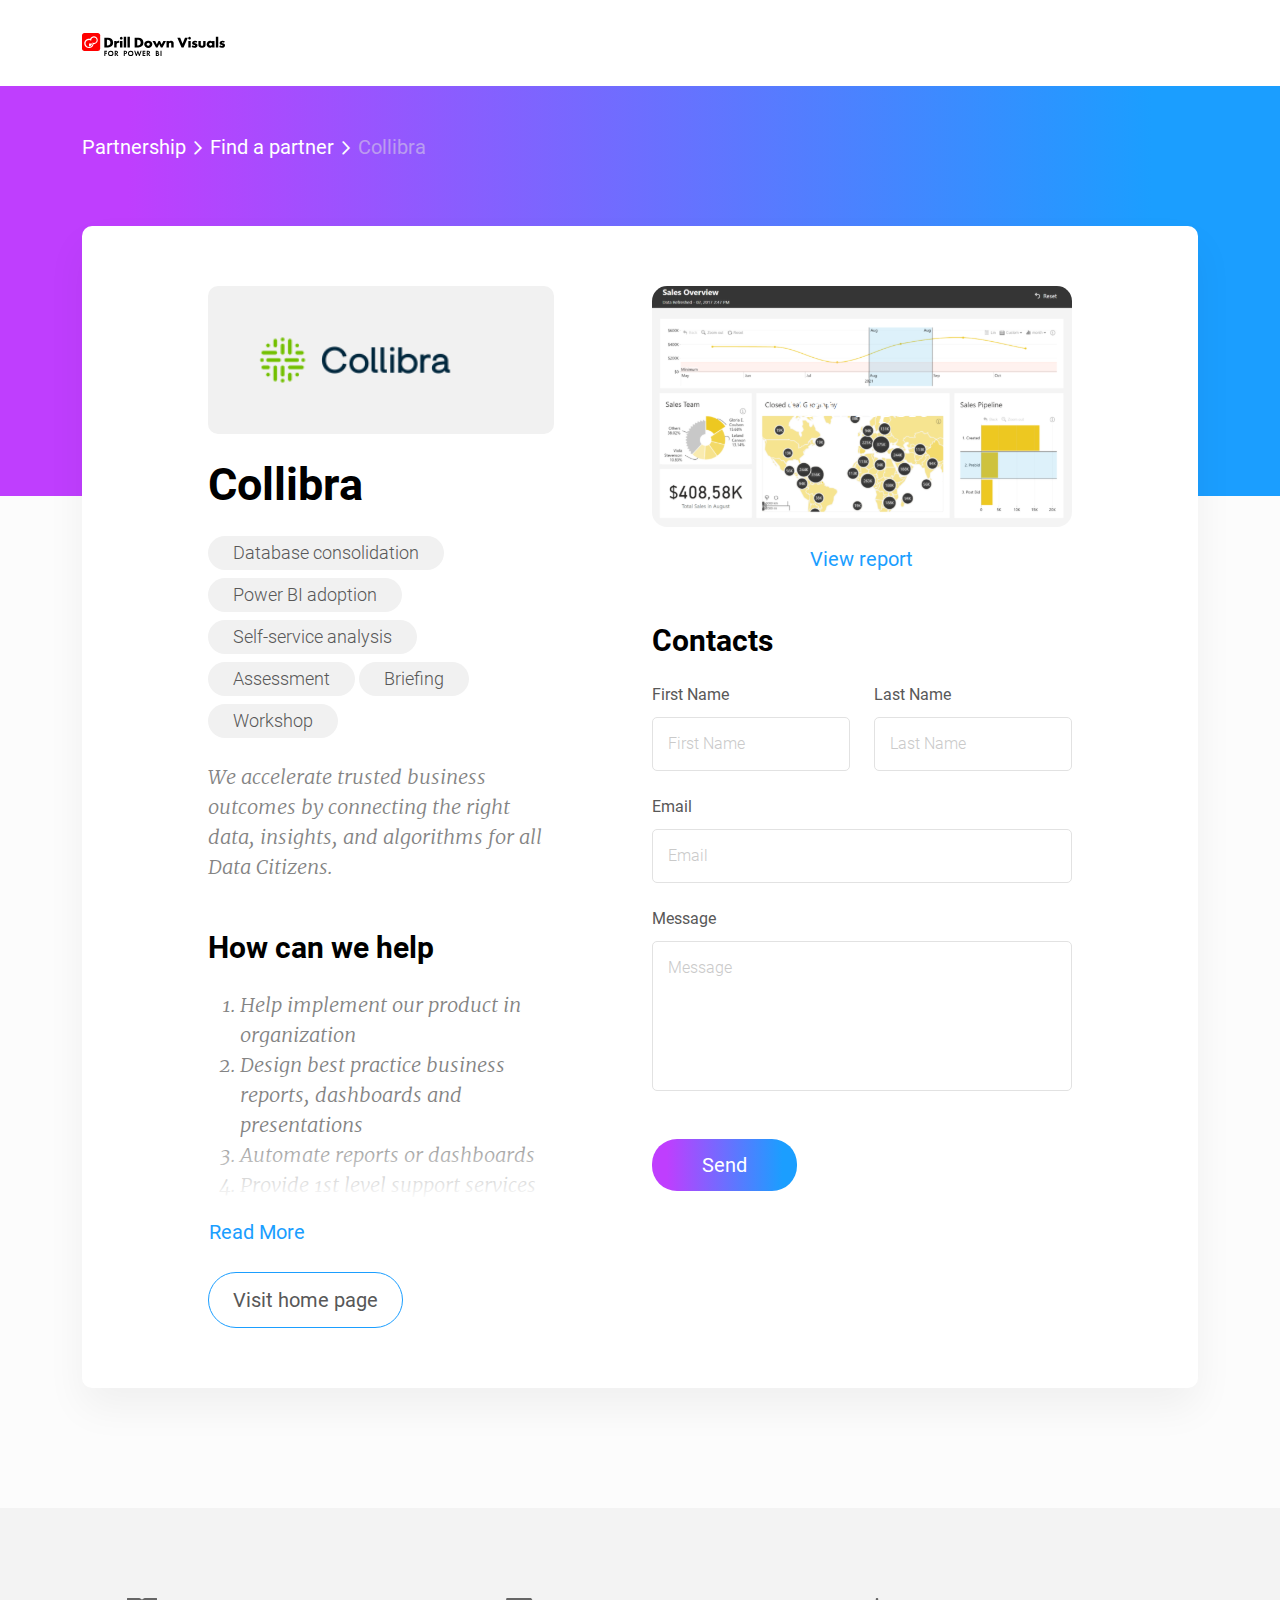
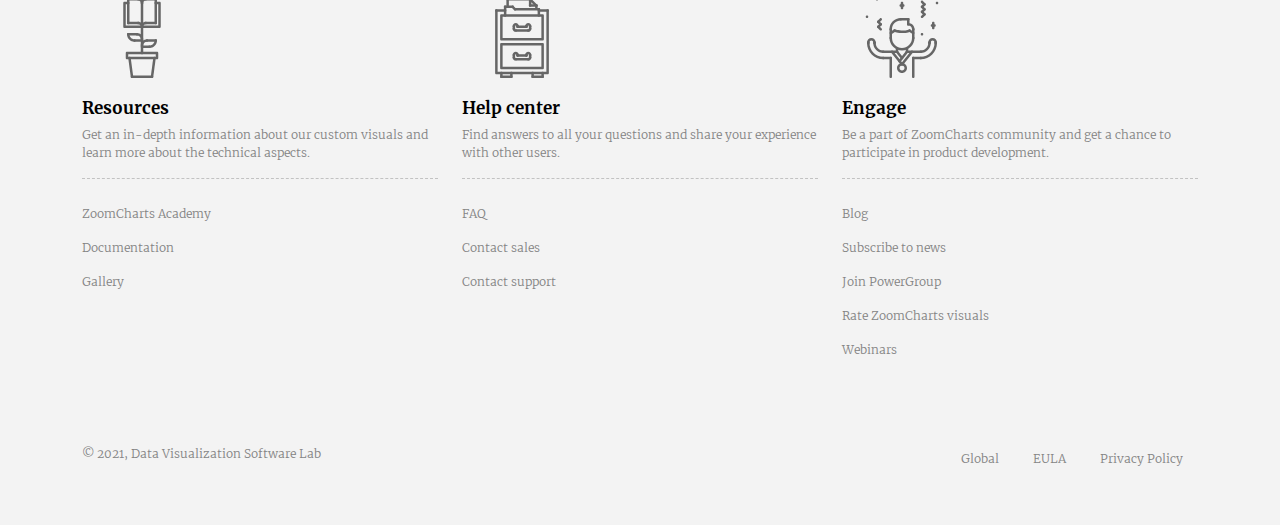
<file: find-partner.html>
<!DOCTYPE html>
<html lang="en">

<head>
    <meta charset="UTF-8">
    <meta http-equiv="X-UA-Compatible" content="IE=edge">
    <meta name="viewport" content="width=device-width, initial-scale=1.0">
    <title>Partners Page</title>
    <link rel="stylesheet" href="css/style.css">
</head>

<body>
    <nav class="navbar navbar-expand-lg navbar-light fixed-top">
        <div class="container">
            <div class="d-flex">
                <a class="navbar-brand align-self-center me-4" href="./index.html">
                    <img src="images/logo.svg" alt="logo">
                </a>
            </div>
        </div>
    </nav>

    <section class="hero position-relative">
        <div class="container">
            <div class="row pb-5">
                <div class="col-lg-12">
                    <nav class="d-lg-block d-none" aria-label="breadcrumb">
                        <ol class="breadcrumb">
                            <li class="breadcrumb-item"><a href="index.html">Partnership</a></li>
                            <li class="breadcrumb-item"><a href="index.html">Find a partner</a></li>
                            <li class="breadcrumb-item active" aria-current="page">Collibra</li>
                        </ol>
                    </nav>
                </div>
            </div>
        </div>
    </section>

    <section class="hero-details position-relative mb-120px">
        <div class="hero-bg"></div>
        <div class="container">
            <div class="row">
                <div class="col-lg-12">
                    <div class="hero-block position-relative mt-lg-0 mt-4">
                        <div class="row">
                            <div class="col-xl-5 pb-xl-0 pb-5">
                                <div class="partner-block bg-secondary rounded p-5 mb-4">
                                    <img src="images/collibra-logo-partner.png" alt="Collibra">
                                </div>
                                <h2 class="mb-4">Collibra</h2>
                                <span class="badge bg-secondary mb-2">Database consolidation</span>
                                <span class="badge bg-secondary mb-2">Power BI adoption</span>
                                <span class="badge bg-secondary mb-2">Self-service analysis</span>
                                <span class="badge bg-secondary mb-2">Assessment</span>
                                <span class="badge bg-secondary mb-2">Briefing</span>
                                <span class="badge bg-secondary mb-2">Workshop</span>

                                <p class="font-family-second fst-italic pt-3 pb-5">We accelerate trusted business outcomes by connecting the right data, insights, and algorithms for all Data Citizens.</p>
                                <h3 class="mb-4">How can we help</h3>

                                <div class="position-relative">
                                    <ol>
                                        <li class="list-item">Help implement our product in organization</li>
                                        <li class="list-item">Design best practice business reports, dashboards and presentations</li>
                                        <li class="list-item">Automate reports or dashboards</li>
                                        <li class="list-item">Provide 1st level support services</li>
                                        <li class="list-item collapse" id="description-collapse">We will help users using Excel and ZoomCharts visuals for Power BI</li>
                                        <div class="shadow-decor"></div>
                                    </ol>

                                </div>

                                <div class="pb-4">
                                    <a class="btn btn-link read-more-btn collapsed" data-bs-toggle="collapse" href="#description-collapse" role="button" aria-expanded="false" aria-controls="description-collapse">
                                        <span class="show-when-collapsed">Read More</span>
                                        <span class="show-when-not-collapsed">Show Less</span>
                                    </a>
                                </div>

                                <div class="d-grid d-xl-block">
                                    <a href="#" class="btn btn-outline-primary px-4">Visit home page</a>
                                </div>
                            </div>
                            <div class="col-xl-6 offset-xl-1">
                                <div class="d-xl-block d-none">
                                    <img src="images/hero-bg.svg" alt="Hero image" class="w-100">
                                    <div class="text-center pt-3 pb-5">
                                        <a href="#" class="btn btn-link">View report</a>
                                    </div>
                                </div>

                                <div class="d-xl-none d-block pb-xl-0 pb-4">
                                    <div class="position-relative">
                                        <div class="hero-overlay rounded d-flex justify-content-center align-items-center text-center">
                                            <a href="#" class="btn btn-link text-white">View report</a>
                                        </div>
                                        <img src="images/hero-bg.svg" alt="Hero image" class="w-100">
                                    </div>
                                </div>

                                <h3 class="mb-4">Contacts</h3>

                                <form class="row">
                                    <div class="col-lg-6 pb-4">
                                        <label for="inputFirstName" class="form-label">First Name</label>
                                        <input type="text" class="form-control" id="inputFirstName" placeholder="First Name">
                                    </div>
                                    <div class="col-lg-6 pb-4">
                                        <label for="inputLastName" class="form-label">Last Name</label>
                                        <input type="text" class="form-control" id="inputLastName" placeholder="Last Name">
                                    </div>
                                    <div class="col-lg-12 pb-4">
                                        <label for="inputEmail" class="form-label">Email</label>
                                        <input type="email" class="form-control" id="inputEmail" placeholder="Email">
                                    </div>
                                    <div class="col-lg-12 pb-lg-5 pb-4">
                                        <label for="describeTextarea" class="form-label">Message</label>
                                        <textarea class="form-control" id="describeTextarea" rows="5" placeholder="Message"></textarea>
                                    </div>
                                    <div class="col-lg-12 d-lg-block d-grid">
                                        <button type="submit" class="btn btn-primary">Send</button>
                                    </div>
                                </form>
                            </div>
                        </div>
                    </div>
                </div>
            </div>
        </div>
    </section>

    <footer class="footer">
        <div class="container">
            <div class="row pb-80px">
                <div class="col-lg-4 pb-lg-0 pb-4 text-lg-start text-center">
                    <div class="icon d-inline-block">
                        <svg version="1.1" id="Layer_1" xmlns="http://www.w3.org/2000/svg" xmlns:xlink="http://www.w3.org/1999/xlink" x="0px" y="0px" viewBox="0 0 64 64" style="enable-background:new 0 0 64 64;" xml:space="preserve">
                            <g>
                                <g>
                                    <g>
                                        <path class="st0" d="M46,24H32c-0.6,0-1-0.4-1-1s0.4-1,1-1h13V5h-2c-0.6,0-1-0.4-1-1s0.4-1,1-1h3c0.6,0,1,0.4,1,1v19
                                            C47,23.6,46.6,24,46,24z"></path>
                                    </g>
                                    <g>
                                        <path class="st0" d="M32,24H18c-0.6,0-1-0.4-1-1V4c0-0.6,0.4-1,1-1h3c0.6,0,1,0.4,1,1s-0.4,1-1,1h-2v17h13c0.6,0,1,0.4,1,1
                                            S32.6,24,32,24z"></path>
                                    </g>
                                    <g>
                                        <path class="st0" d="M32,24c-0.6,0-1-0.4-1-1V4c0-0.6,0.4-1,1-1c0.6,0,1,0.4,1,1v19C33,23.6,32.6,24,32,24z"></path>
                                    </g>
                                    <g>
                                        <g>
                                            <path class="st0" d="M32,24c-0.6,0-1-0.4-1-1c0-2.2,1.8-4,4-4c0.6,0,1,0.4,1,1s-0.4,1-1,1c-1.1,0-2,0.9-2,2
                                                C33,23.6,32.6,24,32,24z"></path>
                                        </g>
                                        <g>
                                            <path class="st0" d="M32,5c-0.6,0-1-0.4-1-1c0-2.2,1.8-4,4-4c0.6,0,1,0.4,1,1s-0.4,1-1,1c-1.1,0-2,0.9-2,2C33,4.6,32.6,5,32,5z"></path>
                                        </g>
                                        <g>
                                            <path class="st0" d="M43,2h-8c-0.6,0-1-0.4-1-1s0.4-1,1-1h8c0.6,0,1,0.4,1,1S43.6,2,43,2z"></path>
                                        </g>
                                        <g>
                                            <path class="st0" d="M43,21c-0.6,0-1-0.4-1-1V1c0-0.6,0.4-1,1-1s1,0.4,1,1v19C44,20.6,43.6,21,43,21z"></path>
                                        </g>
                                        <g>
                                            <path class="st0" d="M43,21h-8c-0.6,0-1-0.4-1-1s0.4-1,1-1h8c0.6,0,1,0.4,1,1S43.6,21,43,21z"></path>
                                        </g>
                                    </g>
                                    <g>
                                        <g>
                                            <path class="st0" d="M32,24c-0.6,0-1-0.4-1-1c0-1.1-0.9-2-2-2c-0.6,0-1-0.4-1-1s0.4-1,1-1c2.2,0,4,1.8,4,4
                                                C33,23.6,32.6,24,32,24z"></path>
                                        </g>
                                        <g>
                                            <path class="st0" d="M32,5c-0.6,0-1-0.4-1-1c0-1.1-0.9-2-2-2c-0.6,0-1-0.4-1-1s0.4-1,1-1c2.2,0,4,1.8,4,4C33,4.6,32.6,5,32,5z"></path>
                                        </g>
                                        <g>
                                            <path class="st0" d="M29,2h-8c-0.6,0-1-0.4-1-1s0.4-1,1-1h8c0.6,0,1,0.4,1,1S29.6,2,29,2z"></path>
                                        </g>
                                        <g>
                                            <path class="st0" d="M21,21c-0.6,0-1-0.4-1-1V1c0-0.6,0.4-1,1-1s1,0.4,1,1v19C22,20.6,21.6,21,21,21z"></path>
                                        </g>
                                        <g>
                                            <path class="st0" d="M29,21h-8c-0.6,0-1-0.4-1-1s0.4-1,1-1h8c0.6,0,1,0.4,1,1S29.6,21,29,21z"></path>
                                        </g>
                                    </g>
                                    <g>
                                        <path class="st0" d="M32,45c-0.6,0-1-0.4-1-1V23c0-0.6,0.4-1,1-1c0.6,0,1,0.4,1,1v21C33,44.6,32.6,45,32,45z"></path>
                                    </g>
                                    <g>
                                        <path class="st0" d="M44,49H20c-0.6,0-1-0.4-1-1v-4c0-0.6,0.4-1,1-1h24c0.6,0,1,0.4,1,1v4C45,48.6,44.6,49,44,49z M21,47h22v-2
                                            H21V47z"></path>
                                    </g>
                                    <g>
                                        <path class="st0" d="M24,64c-0.5,0-0.9-0.4-1-0.9l-2-15c-0.1-0.5,0.3-1,0.9-1.1c0.6-0.1,1,0.3,1.1,0.9l2,15
                                            c0.1,0.5-0.3,1-0.9,1.1C24.1,64,24,64,24,64z"></path>
                                    </g>
                                    <g>
                                        <path class="st0" d="M40,64c0,0-0.1,0-0.1,0c-0.5-0.1-0.9-0.6-0.9-1.1l2-15c0.1-0.5,0.6-0.9,1.1-0.9c0.5,0.1,0.9,0.6,0.9,1.1
                                            l-2,15C40.9,63.6,40.5,64,40,64z"></path>
                                    </g>
                                    <g>
                                        <path class="st0" d="M40,64H24c-0.6,0-1-0.4-1-1s0.4-1,1-1h16c0.6,0,1,0.4,1,1S40.6,64,40,64z"></path>
                                    </g>
                                    <g>
                                        <g>
                                            <path class="st0" d="M32,39c-0.6,0-1-0.4-1-1c0-2.8,2.2-5,5-5c0.6,0,1,0.4,1,1s-0.4,1-1,1c-1.7,0-3,1.3-3,3
                                                C33,38.6,32.6,39,32,39z"></path>
                                        </g>
                                        <g>
                                            <path class="st0" d="M38,40c-0.6,0-1-0.4-1-1s0.4-1,1-1c2.2,0,4-1.8,4-4c0-0.6,0.4-1,1-1s1,0.4,1,1C44,37.3,41.3,40,38,40z"></path>
                                        </g>
                                        <g>
                                            <path class="st0" d="M43,35h-7c-0.6,0-1-0.4-1-1s0.4-1,1-1h7c0.6,0,1,0.4,1,1S43.6,35,43,35z"></path>
                                        </g>
                                        <g>
                                            <path class="st0" d="M38,40h-6c-0.6,0-1-0.4-1-1s0.4-1,1-1h6c0.6,0,1,0.4,1,1S38.6,40,38,40z"></path>
                                        </g>
                                    </g>
                                    <g>
                                        <g>
                                            <path class="st0" d="M32,34c-0.6,0-1-0.4-1-1c0-1.7-1.3-3-3-3c-0.6,0-1-0.4-1-1s0.4-1,1-1c2.8,0,5,2.2,5,5
                                                C33,33.6,32.6,34,32,34z"></path>
                                        </g>
                                        <g>
                                            <path class="st0" d="M26,35c-3.3,0-6-2.7-6-6c0-0.6,0.4-1,1-1s1,0.4,1,1c0,2.2,1.8,4,4,4c0.6,0,1,0.4,1,1S26.6,35,26,35z"></path>
                                        </g>
                                        <g>
                                            <path class="st0" d="M28,30h-7c-0.6,0-1-0.4-1-1s0.4-1,1-1h7c0.6,0,1,0.4,1,1S28.6,30,28,30z"></path>
                                        </g>
                                        <g>
                                            <path class="st0" d="M32,35h-6c-0.6,0-1-0.4-1-1s0.4-1,1-1h6c0.6,0,1,0.4,1,1S32.6,35,32,35z"></path>
                                        </g>
                                    </g>
                                </g>
                            </g>
                        </svg>
                    </div>
                    <h5>Resources</h5>
                    <p class="font-size-12px border-dotted-bottom pb-3 mb-3">Get an in-depth information about our custom visuals and learn more about the technical aspects.</p>
                    <ul class="list-items">
                        <li>
                            <a href="https://academy.zoomcharts.com/" alt="ZoomCharts Academy" title="ZoomCharts Academy">ZoomCharts Academy</a>
                        </li>
                        <li>
                            <a href="/en/microsoft-power-bi-custom-visuals/documentation/general/getting-started/" alt="ZoomCharts Power BI Custom Visuals Documentation" title="ZoomCharts Power BI Custom Visuals Documentation">Documentation</a>
                        </li>
                        <li>
                            <a href="/en/microsoft-power-bi-custom-visuals/gallery/" alt="ZoomCharts Power BI Custom Visuals Gallery" title="ZoomCharts Power BI Custom Visuals Gallery">Gallery</a>
                        </li>
                    </ul>
                </div>

                <div class="col-lg-4 pb-lg-0 pb-4 text-lg-start text-center">
                    <div class="icon d-inline-block">
                        <svg version="1.1" id="Layer_1" xmlns="http://www.w3.org/2000/svg" xmlns:xlink="http://www.w3.org/1999/xlink" x="0px" y="0px" viewBox="0 0 64 64" style="enable-background:new 0 0 64 64;" xml:space="preserve">
                            <g>
                                <g>
                                    <g>
                                        <path class="st0" d="M52.5,61h-41c-0.6,0-1-0.4-1-1V10c0-0.6,0.4-1,1-1s1,0.4,1,1v49h39V10c0-0.6,0.4-1,1-1s1,0.4,1,1v50
                                            C53.5,60.6,53.1,61,52.5,61z"></path>
                                    </g>
                                    <g>
                                        <path class="st0" d="M48.5,34h-33c-0.6,0-1-0.4-1-1V14c0-0.6,0.4-1,1-1h33c0.6,0,1,0.4,1,1v19C49.5,33.6,49.1,34,48.5,34z
                                             M16.5,32h31V15h-31V32z"></path>
                                    </g>
                                    <g>
                                        <path class="st0" d="M48.5,57h-33c-0.6,0-1-0.4-1-1V37c0-0.6,0.4-1,1-1h33c0.6,0,1,0.4,1,1v19C49.5,56.6,49.1,57,48.5,57z
                                             M16.5,55h31V38h-31V55z"></path>
                                    </g>
                                    <g>
                                        <path class="st0" d="M18.5,15c-0.6,0-1-0.4-1-1V7c0-0.6,0.4-1,1-1s1,0.4,1,1v7C19.5,14.6,19.1,15,18.5,15z"></path>
                                    </g>
                                    <g>
                                        <path class="st0" d="M45.5,15c-0.6,0-1-0.4-1-1V9c0-0.6,0.4-1,1-1s1,0.4,1,1v5C46.5,14.6,46.1,15,45.5,15z"></path>
                                    </g>
                                    <g>
                                        <path class="st0" d="M45.5,10h-19c-0.6,0-1-0.4-1-1s0.4-1,1-1h19c0.6,0,1,0.4,1,1S46.1,10,45.5,10z"></path>
                                    </g>
                                    <g>
                                        <path class="st0" d="M26.5,10c-0.3,0-0.5-0.1-0.7-0.3l-2-2c-0.4-0.4-0.4-1,0-1.4s1-0.4,1.4,0l2,2c0.4,0.4,0.4,1,0,1.4
                                            C27,9.9,26.8,10,26.5,10z"></path>
                                    </g>
                                    <g>
                                        <path class="st0" d="M24.5,8h-6c-0.6,0-1-0.4-1-1s0.4-1,1-1h6c0.6,0,1,0.4,1,1S25.1,8,24.5,8z"></path>
                                    </g>
                                    <g>
                                        <path class="st0" d="M20.5,8c-0.6,0-1-0.4-1-1V1c0-0.6,0.4-1,1-1s1,0.4,1,1v6C21.5,7.6,21.1,8,20.5,8z"></path>
                                    </g>
                                    <g>
                                        <path class="st0" d="M38.5,2h-18c-0.6,0-1-0.4-1-1s0.4-1,1-1h18c0.6,0,1,0.4,1,1S39.1,2,38.5,2z"></path>
                                    </g>
                                    <g>
                                        <path class="st0" d="M43.5,9c-0.6,0-1-0.4-1-1V6c0-0.6,0.4-1,1-1s1,0.4,1,1v2C44.5,8.6,44.1,9,43.5,9z"></path>
                                    </g>
                                    <g>
                                        <path class="st0" d="M43.5,7c-0.3,0-0.5-0.1-0.7-0.3l-5-5c-0.4-0.4-0.4-1,0-1.4s1-0.4,1.4,0l5,5c0.4,0.4,0.4,1,0,1.4
                                            C44,6.9,43.8,7,43.5,7z"></path>
                                    </g>
                                    <g>
                                        <path class="st0" d="M43.5,7h-5c-0.6,0-1-0.4-1-1s0.4-1,1-1h5c0.6,0,1,0.4,1,1S44.1,7,43.5,7z"></path>
                                    </g>
                                    <g>
                                        <path class="st0" d="M38.5,7c-0.6,0-1-0.4-1-1V1c0-0.6,0.4-1,1-1s1,0.4,1,1v5C39.5,6.6,39.1,7,38.5,7z"></path>
                                    </g>
                                    <g>
                                        <path class="st0" d="M18.5,11h-7c-0.6,0-1-0.4-1-1s0.4-1,1-1h7c0.6,0,1,0.4,1,1S19.1,11,18.5,11z"></path>
                                    </g>
                                    <g>
                                        <path class="st0" d="M52.5,11h-7c-0.6,0-1-0.4-1-1s0.4-1,1-1h7c0.6,0,1,0.4,1,1S53.1,11,52.5,11z"></path>
                                    </g>
                                    <g>
                                        <path class="st0" d="M15.5,64c-0.6,0-1-0.4-1-1v-3c0-0.6,0.4-1,1-1c0.6,0,1,0.4,1,1v3C16.5,63.6,16.1,64,15.5,64z"></path>
                                    </g>
                                    <g>
                                        <path class="st0" d="M23.5,64c-0.6,0-1-0.4-1-1v-3c0-0.6,0.4-1,1-1s1,0.4,1,1v3C24.5,63.6,24.1,64,23.5,64z"></path>
                                    </g>
                                    <g>
                                        <path class="st0" d="M23.5,64h-8c-0.6,0-1-0.4-1-1s0.4-1,1-1h8c0.6,0,1,0.4,1,1S24.1,64,23.5,64z"></path>
                                    </g>
                                    <g>
                                        <path class="st0" d="M40.5,64c-0.6,0-1-0.4-1-1v-3c0-0.6,0.4-1,1-1s1,0.4,1,1v3C41.5,63.6,41.1,64,40.5,64z"></path>
                                    </g>
                                    <g>
                                        <path class="st0" d="M48.5,64c-0.6,0-1-0.4-1-1v-3c0-0.6,0.4-1,1-1s1,0.4,1,1v3C49.5,63.6,49.1,64,48.5,64z"></path>
                                    </g>
                                    <g>
                                        <path class="st0" d="M48.5,64h-8c-0.6,0-1-0.4-1-1s0.4-1,1-1h8c0.6,0,1,0.4,1,1S49.1,64,48.5,64z"></path>
                                    </g>
                                    <g>
                                        <g>
                                            <path class="st0" d="M28.5,23.5c-0.6,0-1-0.4-1-1c0-0.3-0.2-0.5-0.5-0.5s-0.5,0.2-0.5,0.5c0,0.6-0.4,1-1,1s-1-0.4-1-1
                                                c0-1.4,1.1-2.5,2.5-2.5s2.5,1.1,2.5,2.5C29.5,23.1,29.1,23.5,28.5,23.5z"></path>
                                        </g>
                                        <g>
                                            <path class="st0" d="M38.5,23.5c-0.6,0-1-0.4-1-1c0-0.3-0.2-0.5-0.5-0.5s-0.5,0.2-0.5,0.5c0,0.6-0.4,1-1,1s-1-0.4-1-1
                                                c0-1.4,1.1-2.5,2.5-2.5s2.5,1.1,2.5,2.5C39.5,23.1,39.1,23.5,38.5,23.5z"></path>
                                        </g>
                                        <g>
                                            <path class="st0" d="M37,27c-0.6,0-1-0.4-1-1s0.4-1,1-1c0.3,0,0.5-0.2,0.5-0.5c0-0.6,0.4-1,1-1s1,0.4,1,1
                                                C39.5,25.9,38.4,27,37,27z"></path>
                                        </g>
                                        <g>
                                            <path class="st0" d="M38.5,25.5c-0.6,0-1-0.4-1-1v-2c0-0.6,0.4-1,1-1s1,0.4,1,1v2C39.5,25.1,39.1,25.5,38.5,25.5z"></path>
                                        </g>
                                        <g>
                                            <path class="st0" d="M27,27c-1.4,0-2.5-1.1-2.5-2.5c0-0.6,0.4-1,1-1s1,0.4,1,1c0,0.3,0.2,0.5,0.5,0.5c0.6,0,1,0.4,1,1
                                                S27.6,27,27,27z"></path>
                                        </g>
                                        <g>
                                            <path class="st0" d="M25.5,25.5c-0.6,0-1-0.4-1-1v-2c0-0.6,0.4-1,1-1s1,0.4,1,1v2C26.5,25.1,26.1,25.5,25.5,25.5z"></path>
                                        </g>
                                        <g>
                                            <path class="st0" d="M35.5,24c-0.6,0-1-0.4-1-1v-0.5c0-0.6,0.4-1,1-1s1,0.4,1,1V23C36.5,23.6,36.1,24,35.5,24z"></path>
                                        </g>
                                        <g>
                                            <path class="st0" d="M37,27h-9.5c-0.6,0-1-0.4-1-1s0.4-1,1-1H37c0.6,0,1,0.4,1,1S37.6,27,37,27z"></path>
                                        </g>
                                        <g>
                                            <path class="st0" d="M28.5,24c-0.6,0-1-0.4-1-1v-0.5c0-0.6,0.4-1,1-1s1,0.4,1,1V23C29.5,23.6,29.1,24,28.5,24z"></path>
                                        </g>
                                        <g>
                                            <path class="st0" d="M35.5,24h-7c-0.6,0-1-0.4-1-1s0.4-1,1-1h7c0.6,0,1,0.4,1,1S36.1,24,35.5,24z"></path>
                                        </g>
                                    </g>
                                    <g>
                                        <g>
                                            <path class="st0" d="M28.5,46.5c-0.6,0-1-0.4-1-1c0-0.3-0.2-0.5-0.5-0.5s-0.5,0.2-0.5,0.5c0,0.6-0.4,1-1,1s-1-0.4-1-1
                                                c0-1.4,1.1-2.5,2.5-2.5s2.5,1.1,2.5,2.5C29.5,46.1,29.1,46.5,28.5,46.5z"></path>
                                        </g>
                                        <g>
                                            <path class="st0" d="M38.5,46.5c-0.6,0-1-0.4-1-1c0-0.3-0.2-0.5-0.5-0.5s-0.5,0.2-0.5,0.5c0,0.6-0.4,1-1,1s-1-0.4-1-1
                                                c0-1.4,1.1-2.5,2.5-2.5s2.5,1.1,2.5,2.5C39.5,46.1,39.1,46.5,38.5,46.5z"></path>
                                        </g>
                                        <g>
                                            <path class="st0" d="M37,50c-0.6,0-1-0.4-1-1s0.4-1,1-1c0.3,0,0.5-0.2,0.5-0.5c0-0.6,0.4-1,1-1s1,0.4,1,1
                                                C39.5,48.9,38.4,50,37,50z"></path>
                                        </g>
                                        <g>
                                            <path class="st0" d="M38.5,48.5c-0.6,0-1-0.4-1-1v-2c0-0.6,0.4-1,1-1s1,0.4,1,1v2C39.5,48.1,39.1,48.5,38.5,48.5z"></path>
                                        </g>
                                        <g>
                                            <path class="st0" d="M27,50c-1.4,0-2.5-1.1-2.5-2.5c0-0.6,0.4-1,1-1s1,0.4,1,1c0,0.3,0.2,0.5,0.5,0.5c0.6,0,1,0.4,1,1
                                                S27.6,50,27,50z"></path>
                                        </g>
                                        <g>
                                            <path class="st0" d="M25.5,48.5c-0.6,0-1-0.4-1-1v-2c0-0.6,0.4-1,1-1s1,0.4,1,1v2C26.5,48.1,26.1,48.5,25.5,48.5z"></path>
                                        </g>
                                        <g>
                                            <path class="st0" d="M35.5,47c-0.6,0-1-0.4-1-1v-0.5c0-0.6,0.4-1,1-1s1,0.4,1,1V46C36.5,46.6,36.1,47,35.5,47z"></path>
                                        </g>
                                        <g>
                                            <path class="st0" d="M37,50h-9.5c-0.6,0-1-0.4-1-1s0.4-1,1-1H37c0.6,0,1,0.4,1,1S37.6,50,37,50z"></path>
                                        </g>
                                        <g>
                                            <path class="st0" d="M28.5,47c-0.6,0-1-0.4-1-1v-0.5c0-0.6,0.4-1,1-1s1,0.4,1,1V46C29.5,46.6,29.1,47,28.5,47z"></path>
                                        </g>
                                        <g>
                                            <path class="st0" d="M35.5,47h-7c-0.6,0-1-0.4-1-1s0.4-1,1-1h7c0.6,0,1,0.4,1,1S36.1,47,35.5,47z"></path>
                                        </g>
                                    </g>
                                </g>
                            </g>
                            </svg>
                    </div>
                    <h5>Help center</h5>
                    <p class="font-size-12px border-dotted-bottom pb-3 mb-3">Find answers to all your questions and share your experience with other users.</p>
                    <ul class="list-items">
                        <li>
                            <a href="/en/microsoft-power-bi-custom-visuals/help-center/frequently-asked-questions/" alt="Power BI Custom Visuals FAQ" title="Power BI Custom Visuals FAQ">FAQ</a>
                        </li>
                        <li>
                            <a href="/en/microsoft-power-bi-custom-visuals/help-center/contact-sales/" alt="Contact sales" title="Contact sales">Contact sales</a>
                        </li>
                        <li>
                            <a href="/en/microsoft-power-bi-custom-visuals/help-center/contact-support/" alt="Contact support" title="Contact support">Contact support</a>
                        </li>
                    </ul>
                </div>

                <div class="col-lg-4 text-lg-start text-center">
                    <div class="icon d-inline-block">
                        <svg version="1.1" id="Layer_1" xmlns="http://www.w3.org/2000/svg" xmlns:xlink="http://www.w3.org/1999/xlink" x="0px" y="0px" viewBox="0 0 64 64" style="enable-background:new 0 0 64 64;" xml:space="preserve">
                            <g>
                              <g>
                                <g>
                                  <g>
                                    <g>
                                      <path class="st0" d="M32,42c-5.5,0-10-4.5-10-10c0-0.6,0.4-1,1-1s1,0.4,1,1c0,4.4,3.6,8,8,8s8-3.6,8-8c0-0.6,0.4-1,1-1
                                        s1,0.4,1,1C42,37.5,37.5,42,32,42z"></path>
                                    </g>
                                    <g>
                                      <path class="st0" d="M23,33c-0.6,0-1-0.4-1-1v-7c0-0.6,0.4-1,1-1s1,0.4,1,1v7C24,32.6,23.6,33,23,33z"></path>
                                    </g>
                                    <g>
                                      <path class="st0" d="M41,33c-0.6,0-1-0.4-1-1v-7c0-0.6,0.4-1,1-1s1,0.4,1,1v7C42,32.6,41.6,33,41,33z"></path>
                                    </g>
                                  </g>
                                  <g>
                                    <path class="st0" d="M23,64c-0.6,0-1-0.4-1-1V48c0-0.6,0.4-1,1-1s1,0.4,1,1v15C24,63.6,23.6,64,23,64z"></path>
                                  </g>
                                  <g>
                                    <path class="st0" d="M41,64c-0.6,0-1-0.4-1-1V48c0-0.6,0.4-1,1-1s1,0.4,1,1v15C42,63.6,41.6,64,41,64z"></path>
                                  </g>
                                  <g>
                                    <path class="st0" d="M28,44c-0.6,0-1-0.4-1-1v-2.9c0-0.6,0.4-1,1-1s1,0.4,1,1V43C29,43.6,28.6,44,28,44z"></path>
                                  </g>
                                  <g>
                                    <path class="st0" d="M36,44c-0.6,0-1-0.4-1-1v-2.9c0-0.6,0.4-1,1-1s1,0.4,1,1V43C37,43.6,36.6,44,36,44z"></path>
                                  </g>
                                  <g>
                                    <g>
                                      <g>
                                        <path class="st0" d="M47,44c-0.6,0-1-0.4-1-1s0.4-1,1-1c3.3,0,6-2.7,6-6c0-0.6,0.4-1,1-1s1,0.4,1,1C55,40.4,51.4,44,47,44z"></path>
                                      </g>
                                      <g>
                                        <path class="st0" d="M47,49c-0.6,0-1-0.4-1-1s0.4-1,1-1c6.1,0,11-4.9,11-11c0-0.6,0.4-1,1-1s1,0.4,1,1C60,43.2,54.2,49,47,49z
                                          "></path>
                                      </g>
                                      <g>
                                        <path class="st0" d="M59,36.5c-0.6,0-1-0.4-1-1c0-0.8-0.7-1.5-1.5-1.5S55,34.7,55,35.5c0,0.6-0.4,1-1,1s-1-0.4-1-1
                                          c0-1.9,1.6-3.5,3.5-3.5s3.5,1.6,3.5,3.5C60,36.1,59.6,36.5,59,36.5z"></path>
                                      </g>
                                      <g>
                                        <path class="st0" d="M59,37c-0.6,0-1-0.4-1-1v-0.5c0-0.6,0.4-1,1-1s1,0.4,1,1V36C60,36.6,59.6,37,59,37z"></path>
                                      </g>
                                      <g>
                                        <path class="st0" d="M54,37c-0.6,0-1-0.4-1-1v-0.5c0-0.6,0.4-1,1-1s1,0.4,1,1V36C55,36.6,54.6,37,54,37z"></path>
                                      </g>
                                    </g>
                                    <g>
                                      <path class="st0" d="M47,44H36c-0.6,0-1-0.4-1-1s0.4-1,1-1h11c0.6,0,1,0.4,1,1S47.6,44,47,44z"></path>
                                    </g>
                                    <g>
                                      <path class="st0" d="M47,49h-5.9c-0.6,0-1-0.4-1-1s0.4-1,1-1H47c0.6,0,1,0.4,1,1S47.6,49,47,49z"></path>
                                    </g>
                                  </g>
                                  <g>
                                    <g>
                                      <g>
                                        <path class="st0" d="M17,44c-4.4,0-8-3.6-8-8c0-0.6,0.4-1,1-1s1,0.4,1,1c0,3.3,2.7,6,6,6c0.6,0,1,0.4,1,1S17.6,44,17,44z"></path>
                                      </g>
                                      <g>
                                        <path class="st0" d="M17,49C9.8,49,4,43.2,4,36c0-0.6,0.4-1,1-1s1,0.4,1,1c0,6.1,4.9,11,11,11c0.6,0,1,0.4,1,1S17.6,49,17,49z
                                          "></path>
                                      </g>
                                      <g>
                                        <path class="st0" d="M10,36.5c-0.6,0-1-0.4-1-1C9,34.7,8.3,34,7.5,34S6,34.7,6,35.5c0,0.6-0.4,1-1,1s-1-0.4-1-1
                                          C4,33.6,5.6,32,7.5,32s3.5,1.6,3.5,3.5C11,36.1,10.6,36.5,10,36.5z"></path>
                                      </g>
                                      <g>
                                        <path class="st0" d="M5,37c-0.6,0-1-0.4-1-1v-0.5c0-0.6,0.4-1,1-1s1,0.4,1,1V36C6,36.6,5.6,37,5,37z"></path>
                                      </g>
                                      <g>
                                        <path class="st0" d="M10,37c-0.6,0-1-0.4-1-1v-0.5c0-0.6,0.4-1,1-1s1,0.4,1,1V36C11,36.6,10.6,37,10,37z"></path>
                                      </g>
                                    </g>
                                    <g>
                                      <path class="st0" d="M28,44H17c-0.6,0-1-0.4-1-1s0.4-1,1-1h11c0.6,0,1,0.4,1,1S28.6,44,28,44z"></path>
                                    </g>
                                    <g>
                                      <path class="st0" d="M22.9,49H17c-0.6,0-1-0.4-1-1s0.4-1,1-1h5.9c0.6,0,1,0.4,1,1S23.5,49,22.9,49z"></path>
                                    </g>
                                  </g>
                                  <g>
                                    <g>
                                      <path class="st0" d="M41,26c-0.6,0-1-0.4-1-1c0-1.7-1.3-3-3-3c-0.6,0-1-0.4-1-1s0.4-1,1-1c2.8,0,5,2.2,5,5
                                        C42,25.6,41.6,26,41,26z"></path>
                                    </g>
                                    <g>
                                      <path class="st0" d="M37,22c-0.6,0-1-0.4-1-1v-4c0-0.6,0.4-1,1-1s1,0.4,1,1v4C38,21.6,37.6,22,37,22z"></path>
                                    </g>
                                    <g>
                                      <path class="st0" d="M23,26c-0.6,0-1-0.4-1-1c0-5,4-9,9-9c0.6,0,1,0.4,1,1s-0.4,1-1,1c-3.9,0-7,3.1-7,7C24,25.6,23.6,26,23,26z
                                        "></path>
                                    </g>
                                    <g>
                                      <g>
                                        <path class="st0" d="M41,29c-0.2,0-0.4-0.1-0.6-0.2l-3-2c-0.5-0.3-0.6-0.9-0.3-1.4s0.9-0.6,1.4-0.3l3,2
                                          c0.5,0.3,0.6,0.9,0.3,1.4C41.6,28.9,41.3,29,41,29z"></path>
                                      </g>
                                      <g>
                                        <path class="st0" d="M32.5,28c-3.6,0-6.7-1-6.8-1.1c-0.5-0.2-0.8-0.7-0.6-1.3c0.2-0.5,0.7-0.8,1.3-0.6c0,0,2.9,1,6.2,1
                                          c3.2,0,5-0.9,5.1-0.9c0.5-0.2,1.1,0,1.3,0.5c0.2,0.5,0,1.1-0.4,1.3C38.4,26.9,36.2,28,32.5,28z"></path>
                                      </g>
                                      <g>
                                        <path class="st0" d="M23,29c-0.3,0-0.6-0.2-0.8-0.4c-0.3-0.5-0.2-1.1,0.3-1.4l3-2c0.5-0.3,1.1-0.2,1.4,0.3s0.2,1.1-0.3,1.4
                                          l-3,2C23.4,29,23.2,29,23,29z"></path>
                                      </g>
                                    </g>
                                  </g>
                                  <g>
                                    <path class="st0" d="M37,18h-6c-0.6,0-1-0.4-1-1s0.4-1,1-1h6c0.6,0,1,0.4,1,1S37.6,18,37,18z"></path>
                                  </g>
                                  <g>
                                    <path class="st0" d="M32,49c-0.3,0-0.6-0.1-0.8-0.4l-4-5c-0.3-0.4-0.3-1.1,0.2-1.4c0.4-0.3,1.1-0.3,1.4,0.2l4,5
                                      c0.3,0.4,0.3,1.1-0.2,1.4C32.4,48.9,32.2,49,32,49z"></path>
                                  </g>
                                  <g>
                                    <path class="st0" d="M30,51.5c-0.2,0-0.4-0.1-0.6-0.2c-0.4-0.3-0.5-1-0.2-1.4l6-7.5c0.3-0.4,1-0.5,1.4-0.2
                                      c0.4,0.3,0.5,1,0.2,1.4l-6,7.5C30.6,51.4,30.3,51.5,30,51.5z"></path>
                                  </g>
                                  <g>
                                    <path class="st0" d="M32,54c-0.2,0-0.4-0.1-0.6-0.2c-0.4-0.3-0.5-1-0.2-1.4l8-10c0.3-0.4,1-0.5,1.4-0.2c0.4,0.3,0.5,1,0.2,1.4
                                      l-8,10C32.6,53.9,32.3,54,32,54z"></path>
                                  </g>
                                  <g>
                                    <path class="st0" d="M32,54c-0.3,0-0.6-0.1-0.8-0.4l-8-10c-0.3-0.4-0.3-1.1,0.2-1.4c0.4-0.3,1.1-0.3,1.4,0.2l8,10
                                      c0.3,0.4,0.3,1.1-0.2,1.4C32.4,53.9,32.2,54,32,54z"></path>
                                  </g>
                                  <g>
                                    <path class="st0" d="M32,60c-2.2,0-4-1.8-4-4s1.8-4,4-4s4,1.8,4,4S34.2,60,32,60z M32,54c-1.1,0-2,0.9-2,2s0.9,2,2,2s2-0.9,2-2
                                      S33.1,54,32,54z"></path>
                                  </g>
                                </g>
                                <g>
                                  <g>
                                    <path class="st0" d="M13,20c-0.3,0-0.5-0.1-0.7-0.3c-0.4-0.4-0.4-1,0-1.4l2-2c0.4-0.4,1-0.4,1.4,0c0.4,0.4,0.4,1,0,1.4l-2,2
                                      C13.5,19.9,13.3,20,13,20z"></path>
                                  </g>
                                  <g>
                                    <path class="st0" d="M15,22c-0.3,0-0.5-0.1-0.7-0.3l-2-2c-0.4-0.4-0.4-1,0-1.4s1-0.4,1.4,0l2,2c0.4,0.4,0.4,1,0,1.4
                                      C15.5,21.9,15.3,22,15,22z"></path>
                                  </g>
                                  <g>
                                    <path class="st0" d="M13,24c-0.3,0-0.5-0.1-0.7-0.3c-0.4-0.4-0.4-1,0-1.4l2-2c0.4-0.4,1-0.4,1.4,0s0.4,1,0,1.4l-2,2
                                      C13.5,23.9,13.3,24,13,24z"></path>
                                  </g>
                                  <g>
                                    <path class="st0" d="M15,26c-0.3,0-0.5-0.1-0.7-0.3l-2-2c-0.4-0.4-0.4-1,0-1.4s1-0.4,1.4,0l2,2c0.4,0.4,0.4,1,0,1.4
                                      C15.5,25.9,15.3,26,15,26z"></path>
                                  </g>
                                  <g>
                                    <path class="st0" d="M48,12c-0.3,0-0.5-0.1-0.7-0.3c-0.4-0.4-0.4-1,0-1.4l2-2c0.4-0.4,1-0.4,1.4,0s0.4,1,0,1.4l-2,2
                                      C48.5,11.9,48.3,12,48,12z"></path>
                                  </g>
                                  <g>
                                    <path class="st0" d="M50,10c-0.3,0-0.5-0.1-0.7-0.3l-2-2c-0.4-0.4-0.4-1,0-1.4s1-0.4,1.4,0l2,2c0.4,0.4,0.4,1,0,1.4
                                      C50.5,9.9,50.3,10,50,10z"></path>
                                  </g>
                                  <g>
                                    <path class="st0" d="M48,16c-0.3,0-0.5-0.1-0.7-0.3c-0.4-0.4-0.4-1,0-1.4l2-2c0.4-0.4,1-0.4,1.4,0s0.4,1,0,1.4l-2,2
                                      C48.5,15.9,48.3,16,48,16z"></path>
                                  </g>
                                  <g>
                                    <path class="st0" d="M50,14c-0.3,0-0.5-0.1-0.7-0.3l-2-2c-0.4-0.4-0.4-1,0-1.4s1-0.4,1.4,0l2,2c0.4,0.4,0.4,1,0,1.4
                                      C50.5,13.9,50.3,14,50,14z"></path>
                                  </g>
                                  <g>
                                    <path class="st0" d="M48,8c-0.3,0-0.5-0.1-0.7-0.3c-0.4-0.4-0.4-1,0-1.4l2-2c0.4-0.4,1-0.4,1.4,0s0.4,1,0,1.4l-2,2
                                      C48.5,7.9,48.3,8,48,8z"></path>
                                  </g>
                                  <g>
                                    <path class="st0" d="M50,6c-0.3,0-0.5-0.1-0.7-0.3l-2-2c-0.4-0.4-0.4-1,0-1.4s1-0.4,1.4,0l2,2c0.4,0.4,0.4,1,0,1.4
                                      C50.5,5.9,50.3,6,50,6z"></path>
                                  </g>
                                  <g>
                                    <path class="st0" d="M4,16c-0.6,0-1-0.4-1-1s0.4-1,1-1h0c0.6,0,1,0.4,1,1S4.6,16,4,16z"></path>
                                  </g>
                                  <g>
                                    <path class="st0" d="M12,2c-0.6,0-1-0.4-1-1s0.4-1,1-1h0c0.6,0,1,0.4,1,1S12.6,2,12,2z"></path>
                                  </g>
                                  <g>
                                    <path class="st0" d="M60,5c-0.6,0-1-0.4-1-1s0.4-1,1-1h0c0.6,0,1,0.4,1,1S60.6,5,60,5z"></path>
                                  </g>
                                  <g>
                                    <path class="st0" d="M48,30c-0.6,0-1-0.4-1-1s0.4-1,1-1h0c0.6,0,1,0.4,1,1S48.6,30,48,30z"></path>
                                  </g>
                                  <g>
                                    <path class="st0" d="M32,9c-0.6,0-1-0.4-1-1V4c0-0.6,0.4-1,1-1c0.6,0,1,0.4,1,1v4C33,8.6,32.6,9,32,9z"></path>
                                  </g>
                                  <g>
                                    <path class="st0" d="M33,7h-2c-0.6,0-1-0.4-1-1s0.4-1,1-1h2c0.6,0,1,0.4,1,1S33.6,7,33,7z"></path>
                                  </g>
                                  <g>
                                    <path class="st0" d="M57,25c-0.6,0-1-0.4-1-1v-4c0-0.6,0.4-1,1-1s1,0.4,1,1v4C58,24.6,57.6,25,57,25z"></path>
                                  </g>
                                  <g>
                                    <path class="st0" d="M58,23h-2c-0.6,0-1-0.4-1-1s0.4-1,1-1h2c0.6,0,1,0.4,1,1S58.6,23,58,23z"></path>
                                  </g>
                                </g>
                              </g>
                            </g>
                          </svg>
                    </div>
                    <h5>Engage</h5>
                    <p class="font-size-12px border-dotted-bottom pb-3 mb-3">Be a part of ZoomCharts community and get a chance to participate in product development.</p>
                    <ul class="list-items">
                        <li>
                            <a href="/en/microsoft-power-bi-custom-visuals/blog/" alt="ZoomCharts Power BI Custom Visuals Blog" title="ZoomCharts Power BI Custom Visuals Blog">Blog</a>
                        </li>
                        <li>
                            <a href="/en/microsoft-power-bi-custom-visuals/subscribe-to-news/" alt="Submit to news" title="Submit to news">Subscribe to news</a>
                        </li>
                        <li>
                            <a href="/en/microsoft-power-bi-custom-visuals/join-powergroup/" alt="Join PowerGroup" title="Join PowerGroup">Join PowerGroup</a>
                        </li>
                        <li>
                            <a href="/en/microsoft-power-bi-custom-visuals/rate-zoomcharts-visuals/" alt="Rate ZoomCharts custom visuals" title="Rate ZoomCharts custom visuals">Rate ZoomCharts visuals</a>
                        </li>
                        <li>
                            <a href="/en/microsoft-power-bi-custom-visuals/webinars/" alt="Webinars" title="Webinars">Webinars</a>
                        </li>
                    </ul>
                </div>
            </div>

            <div class="row">
                <div class="col-lg-6 text-lg-start text-center pb-lg-0 pb-3">
                    <p class="font-size-12px">© 2021, Data Visualization Software Lab</p>
                </div>
                <div class="col-lg-6 text-lg-end text-center">
                    <ul class="list-inline-items">
                        <li>
                            <a href="/en/">Global</a>
                        </li>
                        <li>
                            <a href="/en/legal-pbi/">EULA</a>
                        </li>
                        <li>
                            <a href="/en/privacy-policy/">Privacy Policy</a>
                        </li>
                    </ul>
                </div>
            </div>
        </div>
    </footer>

    <script src="js/jquery-1.12.4.js"></script>
    <script src="js/jquery-ui.js"></script>
    <script src="js/bootstrap.bundle.min.js"></script>
    <script src="js/bootstrap-select.min.js"></script>
    <script src="js/owl.carousel.min.js"></script>
    <script src="js/scripts.js"></script>
</body>

</html>
</file>
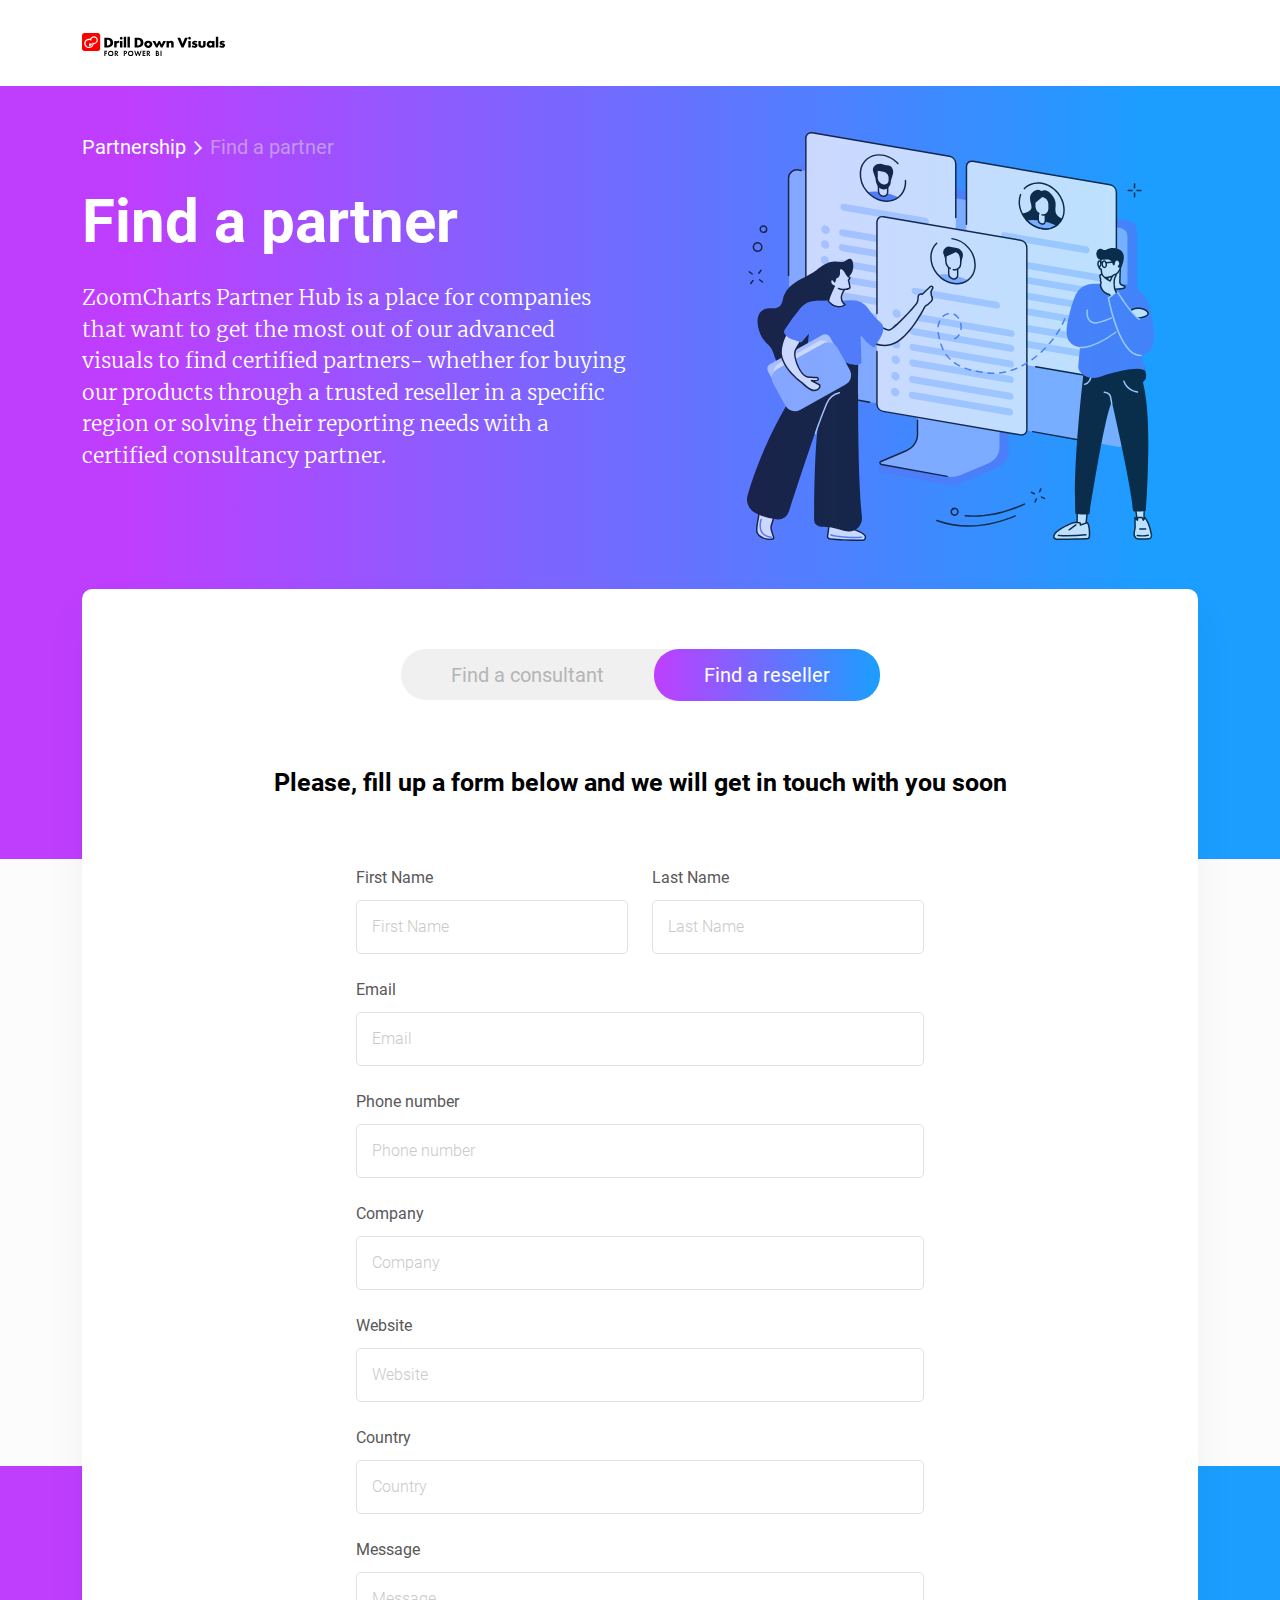
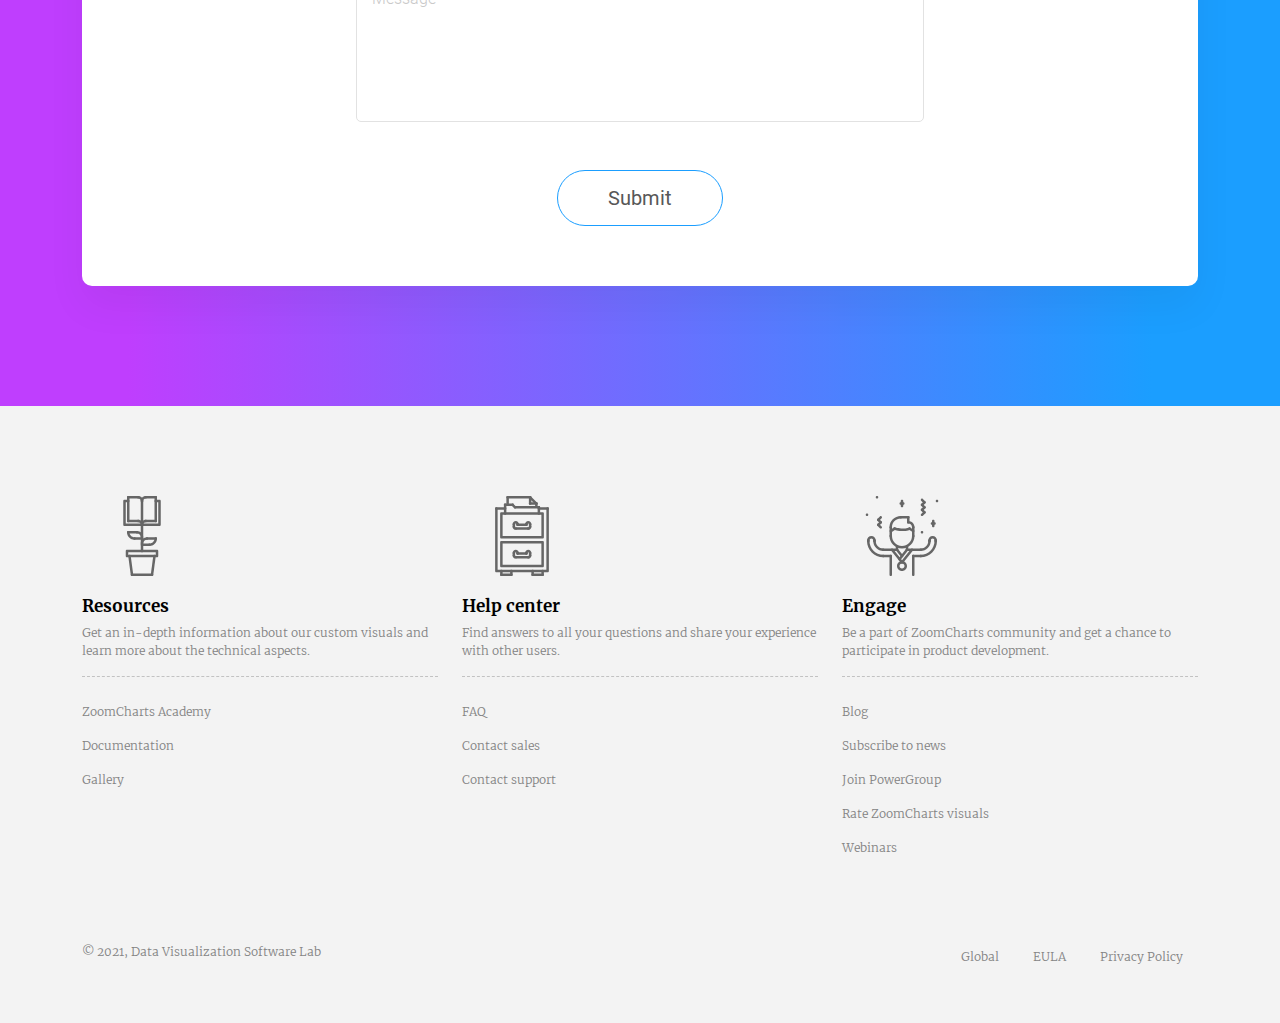
<file: find-reseller.html>
<!DOCTYPE html>
<html lang="en">

<head>
    <meta charset="UTF-8">
    <meta http-equiv="X-UA-Compatible" content="IE=edge">
    <meta name="viewport" content="width=device-width, initial-scale=1.0">
    <title>Partners Page</title>
    <link rel="stylesheet" href="css/style.css">
</head>

<body>
    <nav class="navbar navbar-expand-lg navbar-light fixed-top">
        <div class="container">
            <div class="d-flex">
                <a class="navbar-brand align-self-center me-4" href="./index.html">
                    <img src="images/logo.svg" alt="logo">
                </a>
            </div>
        </div>
    </nav>

    <section class="hero position-relative">
        <div class="container">
            <div class="row pb-5">
                <div class="col-xxl-6 col-lg-6">
                    <nav class="d-lg-block d-none" aria-label="breadcrumb">
                        <ol class="breadcrumb mb-4">
                            <li class="breadcrumb-item"><a href="index.html">Partnership</a></li>
                            <li class="breadcrumb-item active" aria-current="page">Find a partner</li>
                        </ol>
                    </nav>
                    <h1 class="text-lg-start text-center mb-lg-4 mb-3">Find a partner</h1>
                    <p class="font-family-second font-size-21px text-white text-lg-start text-center pb-lg-5 pb-4"> ZoomCharts Partner Hub is a place for companies that want to get the most out of our advanced visuals to find certified partners- whether for buying our products through a trusted reseller in a specific region or solving their reporting
                        needs with a certified consultancy partner.</p>
                </div>
                <div class="col-xxl-5 offset-lg-1 col-lg-5 offset-lg-1 position-relative d-lg-block d-none">
                    <img src="images/partner.svg" alt="Find a partner" class="img-style">
                </div>
            </div>
        </div>
    </section>

    <section class="hero-details position-relative">
        <div class="hero-bg"></div>
        <div class="container">
            <div class="row justify-content-center pb-120px">
                <div class="col-lg-12">
                    <div class="hero-block find-partner-tabs position-relative">
                        <div class="d-flex justify-content-center mb-68px">
                            <ul class="nav nav-tabs" id="myTab" role="tablist">
                                <li class="nav-item" role="presentation">
                                    <a href="find-consultant.html" class="nav-link" id="consultant-tab" type="button" role="tab" aria-controls="consultant" aria-selected="false">Find a consultant</a>
                                </li>
                                <li class="nav-item" role="presentation">
                                    <a href="find-reseller.html" class="nav-link active" id="reseller-tab" type="button" role="tab" aria-controls="reseller" aria-selected="true">Find a reseller</a>
                                </li>
                            </ul>
                        </div>

                        <h4 class="pb-60px text-center">Please, fill up a form below and we will get in touch with you soon</h4>
                        <form class="row justify-content-center">
                            <div class="col-lg-4 text-start pb-4">
                                <label for="inputFirstName" class="form-label">First Name</label>
                                <input type="text" class="form-control" id="inputFirstName" placeholder="First Name">
                            </div>
                            <div class="col-lg-4 text-start pb-4">
                                <label for="inputLastName" class="form-label">Last Name</label>
                                <input type="text" class="form-control" id="inputLastName" placeholder="Last Name">
                            </div>
                            <div class="col-lg-8 text-start pb-4">
                                <label for="inputEmail" class="form-label">Email</label>
                                <input type="email" class="form-control" id="inputEmail" placeholder="Email">
                            </div>
                            <div class="col-lg-8 text-start pb-4">
                                <label for="inputPhoneNumber" class="form-label">Phone number</label>
                                <input type="phone" class="form-control" id="inputPhoneNumber" placeholder="Phone number">
                            </div>
                            <div class="col-lg-8 text-start pb-4">
                                <label for="inputCompany" class="form-label">Company</label>
                                <input type="text" class="form-control" id="inputCompany" placeholder="Company">
                            </div>
                            <div class="col-lg-8 text-start pb-4">
                                <label for="inputWebsite" class="form-label">Website</label>
                                <input type="text" class="form-control" id="inputWebsite" placeholder="Website">
                            </div>
                            <div class="col-lg-8 text-start pb-4">
                                <label for="inputCountry" class="form-label">Country</label>
                                <input type="text" class="form-control" id="inputCountry" placeholder="Country">
                            </div>
                            <div class="col-lg-8 text-start pb-lg-5 pb-4">
                                <label for="describeTextarea" class="form-label">Message</label>
                                <textarea class="form-control" id="describeTextarea" rows="5" placeholder="Message"></textarea>
                            </div>
                            <div class="col-lg-8 text-center d-lg-block d-grid">
                                <button type="submit" class="btn btn-outline-primary">Submit</button>
                            </div>
                        </form>
                    </div>
                </div>
            </div>
        </div>
        <div class="hero-bg-bottom d-lg-block d-none"></div>
    </section>

    <footer class="footer">
        <div class="container">
            <div class="row pb-80px">
                <div class="col-lg-4 pb-lg-0 pb-4 text-lg-start text-center">
                    <div class="icon d-inline-block">
                        <svg version="1.1" id="Layer_1" xmlns="http://www.w3.org/2000/svg" xmlns:xlink="http://www.w3.org/1999/xlink" x="0px" y="0px" viewBox="0 0 64 64" style="enable-background:new 0 0 64 64;" xml:space="preserve">
                            <g>
                                <g>
                                    <g>
                                        <path class="st0" d="M46,24H32c-0.6,0-1-0.4-1-1s0.4-1,1-1h13V5h-2c-0.6,0-1-0.4-1-1s0.4-1,1-1h3c0.6,0,1,0.4,1,1v19
                                            C47,23.6,46.6,24,46,24z"></path>
                                    </g>
                                    <g>
                                        <path class="st0" d="M32,24H18c-0.6,0-1-0.4-1-1V4c0-0.6,0.4-1,1-1h3c0.6,0,1,0.4,1,1s-0.4,1-1,1h-2v17h13c0.6,0,1,0.4,1,1
                                            S32.6,24,32,24z"></path>
                                    </g>
                                    <g>
                                        <path class="st0" d="M32,24c-0.6,0-1-0.4-1-1V4c0-0.6,0.4-1,1-1c0.6,0,1,0.4,1,1v19C33,23.6,32.6,24,32,24z"></path>
                                    </g>
                                    <g>
                                        <g>
                                            <path class="st0" d="M32,24c-0.6,0-1-0.4-1-1c0-2.2,1.8-4,4-4c0.6,0,1,0.4,1,1s-0.4,1-1,1c-1.1,0-2,0.9-2,2
                                                C33,23.6,32.6,24,32,24z"></path>
                                        </g>
                                        <g>
                                            <path class="st0" d="M32,5c-0.6,0-1-0.4-1-1c0-2.2,1.8-4,4-4c0.6,0,1,0.4,1,1s-0.4,1-1,1c-1.1,0-2,0.9-2,2C33,4.6,32.6,5,32,5z"></path>
                                        </g>
                                        <g>
                                            <path class="st0" d="M43,2h-8c-0.6,0-1-0.4-1-1s0.4-1,1-1h8c0.6,0,1,0.4,1,1S43.6,2,43,2z"></path>
                                        </g>
                                        <g>
                                            <path class="st0" d="M43,21c-0.6,0-1-0.4-1-1V1c0-0.6,0.4-1,1-1s1,0.4,1,1v19C44,20.6,43.6,21,43,21z"></path>
                                        </g>
                                        <g>
                                            <path class="st0" d="M43,21h-8c-0.6,0-1-0.4-1-1s0.4-1,1-1h8c0.6,0,1,0.4,1,1S43.6,21,43,21z"></path>
                                        </g>
                                    </g>
                                    <g>
                                        <g>
                                            <path class="st0" d="M32,24c-0.6,0-1-0.4-1-1c0-1.1-0.9-2-2-2c-0.6,0-1-0.4-1-1s0.4-1,1-1c2.2,0,4,1.8,4,4
                                                C33,23.6,32.6,24,32,24z"></path>
                                        </g>
                                        <g>
                                            <path class="st0" d="M32,5c-0.6,0-1-0.4-1-1c0-1.1-0.9-2-2-2c-0.6,0-1-0.4-1-1s0.4-1,1-1c2.2,0,4,1.8,4,4C33,4.6,32.6,5,32,5z"></path>
                                        </g>
                                        <g>
                                            <path class="st0" d="M29,2h-8c-0.6,0-1-0.4-1-1s0.4-1,1-1h8c0.6,0,1,0.4,1,1S29.6,2,29,2z"></path>
                                        </g>
                                        <g>
                                            <path class="st0" d="M21,21c-0.6,0-1-0.4-1-1V1c0-0.6,0.4-1,1-1s1,0.4,1,1v19C22,20.6,21.6,21,21,21z"></path>
                                        </g>
                                        <g>
                                            <path class="st0" d="M29,21h-8c-0.6,0-1-0.4-1-1s0.4-1,1-1h8c0.6,0,1,0.4,1,1S29.6,21,29,21z"></path>
                                        </g>
                                    </g>
                                    <g>
                                        <path class="st0" d="M32,45c-0.6,0-1-0.4-1-1V23c0-0.6,0.4-1,1-1c0.6,0,1,0.4,1,1v21C33,44.6,32.6,45,32,45z"></path>
                                    </g>
                                    <g>
                                        <path class="st0" d="M44,49H20c-0.6,0-1-0.4-1-1v-4c0-0.6,0.4-1,1-1h24c0.6,0,1,0.4,1,1v4C45,48.6,44.6,49,44,49z M21,47h22v-2
                                            H21V47z"></path>
                                    </g>
                                    <g>
                                        <path class="st0" d="M24,64c-0.5,0-0.9-0.4-1-0.9l-2-15c-0.1-0.5,0.3-1,0.9-1.1c0.6-0.1,1,0.3,1.1,0.9l2,15
                                            c0.1,0.5-0.3,1-0.9,1.1C24.1,64,24,64,24,64z"></path>
                                    </g>
                                    <g>
                                        <path class="st0" d="M40,64c0,0-0.1,0-0.1,0c-0.5-0.1-0.9-0.6-0.9-1.1l2-15c0.1-0.5,0.6-0.9,1.1-0.9c0.5,0.1,0.9,0.6,0.9,1.1
                                            l-2,15C40.9,63.6,40.5,64,40,64z"></path>
                                    </g>
                                    <g>
                                        <path class="st0" d="M40,64H24c-0.6,0-1-0.4-1-1s0.4-1,1-1h16c0.6,0,1,0.4,1,1S40.6,64,40,64z"></path>
                                    </g>
                                    <g>
                                        <g>
                                            <path class="st0" d="M32,39c-0.6,0-1-0.4-1-1c0-2.8,2.2-5,5-5c0.6,0,1,0.4,1,1s-0.4,1-1,1c-1.7,0-3,1.3-3,3
                                                C33,38.6,32.6,39,32,39z"></path>
                                        </g>
                                        <g>
                                            <path class="st0" d="M38,40c-0.6,0-1-0.4-1-1s0.4-1,1-1c2.2,0,4-1.8,4-4c0-0.6,0.4-1,1-1s1,0.4,1,1C44,37.3,41.3,40,38,40z"></path>
                                        </g>
                                        <g>
                                            <path class="st0" d="M43,35h-7c-0.6,0-1-0.4-1-1s0.4-1,1-1h7c0.6,0,1,0.4,1,1S43.6,35,43,35z"></path>
                                        </g>
                                        <g>
                                            <path class="st0" d="M38,40h-6c-0.6,0-1-0.4-1-1s0.4-1,1-1h6c0.6,0,1,0.4,1,1S38.6,40,38,40z"></path>
                                        </g>
                                    </g>
                                    <g>
                                        <g>
                                            <path class="st0" d="M32,34c-0.6,0-1-0.4-1-1c0-1.7-1.3-3-3-3c-0.6,0-1-0.4-1-1s0.4-1,1-1c2.8,0,5,2.2,5,5
                                                C33,33.6,32.6,34,32,34z"></path>
                                        </g>
                                        <g>
                                            <path class="st0" d="M26,35c-3.3,0-6-2.7-6-6c0-0.6,0.4-1,1-1s1,0.4,1,1c0,2.2,1.8,4,4,4c0.6,0,1,0.4,1,1S26.6,35,26,35z"></path>
                                        </g>
                                        <g>
                                            <path class="st0" d="M28,30h-7c-0.6,0-1-0.4-1-1s0.4-1,1-1h7c0.6,0,1,0.4,1,1S28.6,30,28,30z"></path>
                                        </g>
                                        <g>
                                            <path class="st0" d="M32,35h-6c-0.6,0-1-0.4-1-1s0.4-1,1-1h6c0.6,0,1,0.4,1,1S32.6,35,32,35z"></path>
                                        </g>
                                    </g>
                                </g>
                            </g>
                        </svg>
                    </div>
                    <h5>Resources</h5>
                    <p class="font-size-12px border-dotted-bottom pb-3 mb-3">Get an in-depth information about our custom visuals and learn more about the technical aspects.</p>
                    <ul class="list-items">
                        <li>
                            <a href="https://academy.zoomcharts.com/" alt="ZoomCharts Academy" title="ZoomCharts Academy">ZoomCharts Academy</a>
                        </li>
                        <li>
                            <a href="/en/microsoft-power-bi-custom-visuals/documentation/general/getting-started/" alt="ZoomCharts Power BI Custom Visuals Documentation" title="ZoomCharts Power BI Custom Visuals Documentation">Documentation</a>
                        </li>
                        <li>
                            <a href="/en/microsoft-power-bi-custom-visuals/gallery/" alt="ZoomCharts Power BI Custom Visuals Gallery" title="ZoomCharts Power BI Custom Visuals Gallery">Gallery</a>
                        </li>
                    </ul>
                </div>

                <div class="col-lg-4 pb-lg-0 pb-4 text-lg-start text-center">
                    <div class="icon d-inline-block">
                        <svg version="1.1" id="Layer_1" xmlns="http://www.w3.org/2000/svg" xmlns:xlink="http://www.w3.org/1999/xlink" x="0px" y="0px" viewBox="0 0 64 64" style="enable-background:new 0 0 64 64;" xml:space="preserve">
                            <g>
                                <g>
                                    <g>
                                        <path class="st0" d="M52.5,61h-41c-0.6,0-1-0.4-1-1V10c0-0.6,0.4-1,1-1s1,0.4,1,1v49h39V10c0-0.6,0.4-1,1-1s1,0.4,1,1v50
                                            C53.5,60.6,53.1,61,52.5,61z"></path>
                                    </g>
                                    <g>
                                        <path class="st0" d="M48.5,34h-33c-0.6,0-1-0.4-1-1V14c0-0.6,0.4-1,1-1h33c0.6,0,1,0.4,1,1v19C49.5,33.6,49.1,34,48.5,34z
                                             M16.5,32h31V15h-31V32z"></path>
                                    </g>
                                    <g>
                                        <path class="st0" d="M48.5,57h-33c-0.6,0-1-0.4-1-1V37c0-0.6,0.4-1,1-1h33c0.6,0,1,0.4,1,1v19C49.5,56.6,49.1,57,48.5,57z
                                             M16.5,55h31V38h-31V55z"></path>
                                    </g>
                                    <g>
                                        <path class="st0" d="M18.5,15c-0.6,0-1-0.4-1-1V7c0-0.6,0.4-1,1-1s1,0.4,1,1v7C19.5,14.6,19.1,15,18.5,15z"></path>
                                    </g>
                                    <g>
                                        <path class="st0" d="M45.5,15c-0.6,0-1-0.4-1-1V9c0-0.6,0.4-1,1-1s1,0.4,1,1v5C46.5,14.6,46.1,15,45.5,15z"></path>
                                    </g>
                                    <g>
                                        <path class="st0" d="M45.5,10h-19c-0.6,0-1-0.4-1-1s0.4-1,1-1h19c0.6,0,1,0.4,1,1S46.1,10,45.5,10z"></path>
                                    </g>
                                    <g>
                                        <path class="st0" d="M26.5,10c-0.3,0-0.5-0.1-0.7-0.3l-2-2c-0.4-0.4-0.4-1,0-1.4s1-0.4,1.4,0l2,2c0.4,0.4,0.4,1,0,1.4
                                            C27,9.9,26.8,10,26.5,10z"></path>
                                    </g>
                                    <g>
                                        <path class="st0" d="M24.5,8h-6c-0.6,0-1-0.4-1-1s0.4-1,1-1h6c0.6,0,1,0.4,1,1S25.1,8,24.5,8z"></path>
                                    </g>
                                    <g>
                                        <path class="st0" d="M20.5,8c-0.6,0-1-0.4-1-1V1c0-0.6,0.4-1,1-1s1,0.4,1,1v6C21.5,7.6,21.1,8,20.5,8z"></path>
                                    </g>
                                    <g>
                                        <path class="st0" d="M38.5,2h-18c-0.6,0-1-0.4-1-1s0.4-1,1-1h18c0.6,0,1,0.4,1,1S39.1,2,38.5,2z"></path>
                                    </g>
                                    <g>
                                        <path class="st0" d="M43.5,9c-0.6,0-1-0.4-1-1V6c0-0.6,0.4-1,1-1s1,0.4,1,1v2C44.5,8.6,44.1,9,43.5,9z"></path>
                                    </g>
                                    <g>
                                        <path class="st0" d="M43.5,7c-0.3,0-0.5-0.1-0.7-0.3l-5-5c-0.4-0.4-0.4-1,0-1.4s1-0.4,1.4,0l5,5c0.4,0.4,0.4,1,0,1.4
                                            C44,6.9,43.8,7,43.5,7z"></path>
                                    </g>
                                    <g>
                                        <path class="st0" d="M43.5,7h-5c-0.6,0-1-0.4-1-1s0.4-1,1-1h5c0.6,0,1,0.4,1,1S44.1,7,43.5,7z"></path>
                                    </g>
                                    <g>
                                        <path class="st0" d="M38.5,7c-0.6,0-1-0.4-1-1V1c0-0.6,0.4-1,1-1s1,0.4,1,1v5C39.5,6.6,39.1,7,38.5,7z"></path>
                                    </g>
                                    <g>
                                        <path class="st0" d="M18.5,11h-7c-0.6,0-1-0.4-1-1s0.4-1,1-1h7c0.6,0,1,0.4,1,1S19.1,11,18.5,11z"></path>
                                    </g>
                                    <g>
                                        <path class="st0" d="M52.5,11h-7c-0.6,0-1-0.4-1-1s0.4-1,1-1h7c0.6,0,1,0.4,1,1S53.1,11,52.5,11z"></path>
                                    </g>
                                    <g>
                                        <path class="st0" d="M15.5,64c-0.6,0-1-0.4-1-1v-3c0-0.6,0.4-1,1-1c0.6,0,1,0.4,1,1v3C16.5,63.6,16.1,64,15.5,64z"></path>
                                    </g>
                                    <g>
                                        <path class="st0" d="M23.5,64c-0.6,0-1-0.4-1-1v-3c0-0.6,0.4-1,1-1s1,0.4,1,1v3C24.5,63.6,24.1,64,23.5,64z"></path>
                                    </g>
                                    <g>
                                        <path class="st0" d="M23.5,64h-8c-0.6,0-1-0.4-1-1s0.4-1,1-1h8c0.6,0,1,0.4,1,1S24.1,64,23.5,64z"></path>
                                    </g>
                                    <g>
                                        <path class="st0" d="M40.5,64c-0.6,0-1-0.4-1-1v-3c0-0.6,0.4-1,1-1s1,0.4,1,1v3C41.5,63.6,41.1,64,40.5,64z"></path>
                                    </g>
                                    <g>
                                        <path class="st0" d="M48.5,64c-0.6,0-1-0.4-1-1v-3c0-0.6,0.4-1,1-1s1,0.4,1,1v3C49.5,63.6,49.1,64,48.5,64z"></path>
                                    </g>
                                    <g>
                                        <path class="st0" d="M48.5,64h-8c-0.6,0-1-0.4-1-1s0.4-1,1-1h8c0.6,0,1,0.4,1,1S49.1,64,48.5,64z"></path>
                                    </g>
                                    <g>
                                        <g>
                                            <path class="st0" d="M28.5,23.5c-0.6,0-1-0.4-1-1c0-0.3-0.2-0.5-0.5-0.5s-0.5,0.2-0.5,0.5c0,0.6-0.4,1-1,1s-1-0.4-1-1
                                                c0-1.4,1.1-2.5,2.5-2.5s2.5,1.1,2.5,2.5C29.5,23.1,29.1,23.5,28.5,23.5z"></path>
                                        </g>
                                        <g>
                                            <path class="st0" d="M38.5,23.5c-0.6,0-1-0.4-1-1c0-0.3-0.2-0.5-0.5-0.5s-0.5,0.2-0.5,0.5c0,0.6-0.4,1-1,1s-1-0.4-1-1
                                                c0-1.4,1.1-2.5,2.5-2.5s2.5,1.1,2.5,2.5C39.5,23.1,39.1,23.5,38.5,23.5z"></path>
                                        </g>
                                        <g>
                                            <path class="st0" d="M37,27c-0.6,0-1-0.4-1-1s0.4-1,1-1c0.3,0,0.5-0.2,0.5-0.5c0-0.6,0.4-1,1-1s1,0.4,1,1
                                                C39.5,25.9,38.4,27,37,27z"></path>
                                        </g>
                                        <g>
                                            <path class="st0" d="M38.5,25.5c-0.6,0-1-0.4-1-1v-2c0-0.6,0.4-1,1-1s1,0.4,1,1v2C39.5,25.1,39.1,25.5,38.5,25.5z"></path>
                                        </g>
                                        <g>
                                            <path class="st0" d="M27,27c-1.4,0-2.5-1.1-2.5-2.5c0-0.6,0.4-1,1-1s1,0.4,1,1c0,0.3,0.2,0.5,0.5,0.5c0.6,0,1,0.4,1,1
                                                S27.6,27,27,27z"></path>
                                        </g>
                                        <g>
                                            <path class="st0" d="M25.5,25.5c-0.6,0-1-0.4-1-1v-2c0-0.6,0.4-1,1-1s1,0.4,1,1v2C26.5,25.1,26.1,25.5,25.5,25.5z"></path>
                                        </g>
                                        <g>
                                            <path class="st0" d="M35.5,24c-0.6,0-1-0.4-1-1v-0.5c0-0.6,0.4-1,1-1s1,0.4,1,1V23C36.5,23.6,36.1,24,35.5,24z"></path>
                                        </g>
                                        <g>
                                            <path class="st0" d="M37,27h-9.5c-0.6,0-1-0.4-1-1s0.4-1,1-1H37c0.6,0,1,0.4,1,1S37.6,27,37,27z"></path>
                                        </g>
                                        <g>
                                            <path class="st0" d="M28.5,24c-0.6,0-1-0.4-1-1v-0.5c0-0.6,0.4-1,1-1s1,0.4,1,1V23C29.5,23.6,29.1,24,28.5,24z"></path>
                                        </g>
                                        <g>
                                            <path class="st0" d="M35.5,24h-7c-0.6,0-1-0.4-1-1s0.4-1,1-1h7c0.6,0,1,0.4,1,1S36.1,24,35.5,24z"></path>
                                        </g>
                                    </g>
                                    <g>
                                        <g>
                                            <path class="st0" d="M28.5,46.5c-0.6,0-1-0.4-1-1c0-0.3-0.2-0.5-0.5-0.5s-0.5,0.2-0.5,0.5c0,0.6-0.4,1-1,1s-1-0.4-1-1
                                                c0-1.4,1.1-2.5,2.5-2.5s2.5,1.1,2.5,2.5C29.5,46.1,29.1,46.5,28.5,46.5z"></path>
                                        </g>
                                        <g>
                                            <path class="st0" d="M38.5,46.5c-0.6,0-1-0.4-1-1c0-0.3-0.2-0.5-0.5-0.5s-0.5,0.2-0.5,0.5c0,0.6-0.4,1-1,1s-1-0.4-1-1
                                                c0-1.4,1.1-2.5,2.5-2.5s2.5,1.1,2.5,2.5C39.5,46.1,39.1,46.5,38.5,46.5z"></path>
                                        </g>
                                        <g>
                                            <path class="st0" d="M37,50c-0.6,0-1-0.4-1-1s0.4-1,1-1c0.3,0,0.5-0.2,0.5-0.5c0-0.6,0.4-1,1-1s1,0.4,1,1
                                                C39.5,48.9,38.4,50,37,50z"></path>
                                        </g>
                                        <g>
                                            <path class="st0" d="M38.5,48.5c-0.6,0-1-0.4-1-1v-2c0-0.6,0.4-1,1-1s1,0.4,1,1v2C39.5,48.1,39.1,48.5,38.5,48.5z"></path>
                                        </g>
                                        <g>
                                            <path class="st0" d="M27,50c-1.4,0-2.5-1.1-2.5-2.5c0-0.6,0.4-1,1-1s1,0.4,1,1c0,0.3,0.2,0.5,0.5,0.5c0.6,0,1,0.4,1,1
                                                S27.6,50,27,50z"></path>
                                        </g>
                                        <g>
                                            <path class="st0" d="M25.5,48.5c-0.6,0-1-0.4-1-1v-2c0-0.6,0.4-1,1-1s1,0.4,1,1v2C26.5,48.1,26.1,48.5,25.5,48.5z"></path>
                                        </g>
                                        <g>
                                            <path class="st0" d="M35.5,47c-0.6,0-1-0.4-1-1v-0.5c0-0.6,0.4-1,1-1s1,0.4,1,1V46C36.5,46.6,36.1,47,35.5,47z"></path>
                                        </g>
                                        <g>
                                            <path class="st0" d="M37,50h-9.5c-0.6,0-1-0.4-1-1s0.4-1,1-1H37c0.6,0,1,0.4,1,1S37.6,50,37,50z"></path>
                                        </g>
                                        <g>
                                            <path class="st0" d="M28.5,47c-0.6,0-1-0.4-1-1v-0.5c0-0.6,0.4-1,1-1s1,0.4,1,1V46C29.5,46.6,29.1,47,28.5,47z"></path>
                                        </g>
                                        <g>
                                            <path class="st0" d="M35.5,47h-7c-0.6,0-1-0.4-1-1s0.4-1,1-1h7c0.6,0,1,0.4,1,1S36.1,47,35.5,47z"></path>
                                        </g>
                                    </g>
                                </g>
                            </g>
                            </svg>
                    </div>
                    <h5>Help center</h5>
                    <p class="font-size-12px border-dotted-bottom pb-3 mb-3">Find answers to all your questions and share your experience with other users.</p>
                    <ul class="list-items">
                        <li>
                            <a href="/en/microsoft-power-bi-custom-visuals/help-center/frequently-asked-questions/" alt="Power BI Custom Visuals FAQ" title="Power BI Custom Visuals FAQ">FAQ</a>
                        </li>
                        <li>
                            <a href="/en/microsoft-power-bi-custom-visuals/help-center/contact-sales/" alt="Contact sales" title="Contact sales">Contact sales</a>
                        </li>
                        <li>
                            <a href="/en/microsoft-power-bi-custom-visuals/help-center/contact-support/" alt="Contact support" title="Contact support">Contact support</a>
                        </li>
                    </ul>
                </div>

                <div class="col-lg-4 text-lg-start text-center">
                    <div class="icon d-inline-block">
                        <svg version="1.1" id="Layer_1" xmlns="http://www.w3.org/2000/svg" xmlns:xlink="http://www.w3.org/1999/xlink" x="0px" y="0px" viewBox="0 0 64 64" style="enable-background:new 0 0 64 64;" xml:space="preserve">
                            <g>
                              <g>
                                <g>
                                  <g>
                                    <g>
                                      <path class="st0" d="M32,42c-5.5,0-10-4.5-10-10c0-0.6,0.4-1,1-1s1,0.4,1,1c0,4.4,3.6,8,8,8s8-3.6,8-8c0-0.6,0.4-1,1-1
                                        s1,0.4,1,1C42,37.5,37.5,42,32,42z"></path>
                                    </g>
                                    <g>
                                      <path class="st0" d="M23,33c-0.6,0-1-0.4-1-1v-7c0-0.6,0.4-1,1-1s1,0.4,1,1v7C24,32.6,23.6,33,23,33z"></path>
                                    </g>
                                    <g>
                                      <path class="st0" d="M41,33c-0.6,0-1-0.4-1-1v-7c0-0.6,0.4-1,1-1s1,0.4,1,1v7C42,32.6,41.6,33,41,33z"></path>
                                    </g>
                                  </g>
                                  <g>
                                    <path class="st0" d="M23,64c-0.6,0-1-0.4-1-1V48c0-0.6,0.4-1,1-1s1,0.4,1,1v15C24,63.6,23.6,64,23,64z"></path>
                                  </g>
                                  <g>
                                    <path class="st0" d="M41,64c-0.6,0-1-0.4-1-1V48c0-0.6,0.4-1,1-1s1,0.4,1,1v15C42,63.6,41.6,64,41,64z"></path>
                                  </g>
                                  <g>
                                    <path class="st0" d="M28,44c-0.6,0-1-0.4-1-1v-2.9c0-0.6,0.4-1,1-1s1,0.4,1,1V43C29,43.6,28.6,44,28,44z"></path>
                                  </g>
                                  <g>
                                    <path class="st0" d="M36,44c-0.6,0-1-0.4-1-1v-2.9c0-0.6,0.4-1,1-1s1,0.4,1,1V43C37,43.6,36.6,44,36,44z"></path>
                                  </g>
                                  <g>
                                    <g>
                                      <g>
                                        <path class="st0" d="M47,44c-0.6,0-1-0.4-1-1s0.4-1,1-1c3.3,0,6-2.7,6-6c0-0.6,0.4-1,1-1s1,0.4,1,1C55,40.4,51.4,44,47,44z"></path>
                                      </g>
                                      <g>
                                        <path class="st0" d="M47,49c-0.6,0-1-0.4-1-1s0.4-1,1-1c6.1,0,11-4.9,11-11c0-0.6,0.4-1,1-1s1,0.4,1,1C60,43.2,54.2,49,47,49z
                                          "></path>
                                      </g>
                                      <g>
                                        <path class="st0" d="M59,36.5c-0.6,0-1-0.4-1-1c0-0.8-0.7-1.5-1.5-1.5S55,34.7,55,35.5c0,0.6-0.4,1-1,1s-1-0.4-1-1
                                          c0-1.9,1.6-3.5,3.5-3.5s3.5,1.6,3.5,3.5C60,36.1,59.6,36.5,59,36.5z"></path>
                                      </g>
                                      <g>
                                        <path class="st0" d="M59,37c-0.6,0-1-0.4-1-1v-0.5c0-0.6,0.4-1,1-1s1,0.4,1,1V36C60,36.6,59.6,37,59,37z"></path>
                                      </g>
                                      <g>
                                        <path class="st0" d="M54,37c-0.6,0-1-0.4-1-1v-0.5c0-0.6,0.4-1,1-1s1,0.4,1,1V36C55,36.6,54.6,37,54,37z"></path>
                                      </g>
                                    </g>
                                    <g>
                                      <path class="st0" d="M47,44H36c-0.6,0-1-0.4-1-1s0.4-1,1-1h11c0.6,0,1,0.4,1,1S47.6,44,47,44z"></path>
                                    </g>
                                    <g>
                                      <path class="st0" d="M47,49h-5.9c-0.6,0-1-0.4-1-1s0.4-1,1-1H47c0.6,0,1,0.4,1,1S47.6,49,47,49z"></path>
                                    </g>
                                  </g>
                                  <g>
                                    <g>
                                      <g>
                                        <path class="st0" d="M17,44c-4.4,0-8-3.6-8-8c0-0.6,0.4-1,1-1s1,0.4,1,1c0,3.3,2.7,6,6,6c0.6,0,1,0.4,1,1S17.6,44,17,44z"></path>
                                      </g>
                                      <g>
                                        <path class="st0" d="M17,49C9.8,49,4,43.2,4,36c0-0.6,0.4-1,1-1s1,0.4,1,1c0,6.1,4.9,11,11,11c0.6,0,1,0.4,1,1S17.6,49,17,49z
                                          "></path>
                                      </g>
                                      <g>
                                        <path class="st0" d="M10,36.5c-0.6,0-1-0.4-1-1C9,34.7,8.3,34,7.5,34S6,34.7,6,35.5c0,0.6-0.4,1-1,1s-1-0.4-1-1
                                          C4,33.6,5.6,32,7.5,32s3.5,1.6,3.5,3.5C11,36.1,10.6,36.5,10,36.5z"></path>
                                      </g>
                                      <g>
                                        <path class="st0" d="M5,37c-0.6,0-1-0.4-1-1v-0.5c0-0.6,0.4-1,1-1s1,0.4,1,1V36C6,36.6,5.6,37,5,37z"></path>
                                      </g>
                                      <g>
                                        <path class="st0" d="M10,37c-0.6,0-1-0.4-1-1v-0.5c0-0.6,0.4-1,1-1s1,0.4,1,1V36C11,36.6,10.6,37,10,37z"></path>
                                      </g>
                                    </g>
                                    <g>
                                      <path class="st0" d="M28,44H17c-0.6,0-1-0.4-1-1s0.4-1,1-1h11c0.6,0,1,0.4,1,1S28.6,44,28,44z"></path>
                                    </g>
                                    <g>
                                      <path class="st0" d="M22.9,49H17c-0.6,0-1-0.4-1-1s0.4-1,1-1h5.9c0.6,0,1,0.4,1,1S23.5,49,22.9,49z"></path>
                                    </g>
                                  </g>
                                  <g>
                                    <g>
                                      <path class="st0" d="M41,26c-0.6,0-1-0.4-1-1c0-1.7-1.3-3-3-3c-0.6,0-1-0.4-1-1s0.4-1,1-1c2.8,0,5,2.2,5,5
                                        C42,25.6,41.6,26,41,26z"></path>
                                    </g>
                                    <g>
                                      <path class="st0" d="M37,22c-0.6,0-1-0.4-1-1v-4c0-0.6,0.4-1,1-1s1,0.4,1,1v4C38,21.6,37.6,22,37,22z"></path>
                                    </g>
                                    <g>
                                      <path class="st0" d="M23,26c-0.6,0-1-0.4-1-1c0-5,4-9,9-9c0.6,0,1,0.4,1,1s-0.4,1-1,1c-3.9,0-7,3.1-7,7C24,25.6,23.6,26,23,26z
                                        "></path>
                                    </g>
                                    <g>
                                      <g>
                                        <path class="st0" d="M41,29c-0.2,0-0.4-0.1-0.6-0.2l-3-2c-0.5-0.3-0.6-0.9-0.3-1.4s0.9-0.6,1.4-0.3l3,2
                                          c0.5,0.3,0.6,0.9,0.3,1.4C41.6,28.9,41.3,29,41,29z"></path>
                                      </g>
                                      <g>
                                        <path class="st0" d="M32.5,28c-3.6,0-6.7-1-6.8-1.1c-0.5-0.2-0.8-0.7-0.6-1.3c0.2-0.5,0.7-0.8,1.3-0.6c0,0,2.9,1,6.2,1
                                          c3.2,0,5-0.9,5.1-0.9c0.5-0.2,1.1,0,1.3,0.5c0.2,0.5,0,1.1-0.4,1.3C38.4,26.9,36.2,28,32.5,28z"></path>
                                      </g>
                                      <g>
                                        <path class="st0" d="M23,29c-0.3,0-0.6-0.2-0.8-0.4c-0.3-0.5-0.2-1.1,0.3-1.4l3-2c0.5-0.3,1.1-0.2,1.4,0.3s0.2,1.1-0.3,1.4
                                          l-3,2C23.4,29,23.2,29,23,29z"></path>
                                      </g>
                                    </g>
                                  </g>
                                  <g>
                                    <path class="st0" d="M37,18h-6c-0.6,0-1-0.4-1-1s0.4-1,1-1h6c0.6,0,1,0.4,1,1S37.6,18,37,18z"></path>
                                  </g>
                                  <g>
                                    <path class="st0" d="M32,49c-0.3,0-0.6-0.1-0.8-0.4l-4-5c-0.3-0.4-0.3-1.1,0.2-1.4c0.4-0.3,1.1-0.3,1.4,0.2l4,5
                                      c0.3,0.4,0.3,1.1-0.2,1.4C32.4,48.9,32.2,49,32,49z"></path>
                                  </g>
                                  <g>
                                    <path class="st0" d="M30,51.5c-0.2,0-0.4-0.1-0.6-0.2c-0.4-0.3-0.5-1-0.2-1.4l6-7.5c0.3-0.4,1-0.5,1.4-0.2
                                      c0.4,0.3,0.5,1,0.2,1.4l-6,7.5C30.6,51.4,30.3,51.5,30,51.5z"></path>
                                  </g>
                                  <g>
                                    <path class="st0" d="M32,54c-0.2,0-0.4-0.1-0.6-0.2c-0.4-0.3-0.5-1-0.2-1.4l8-10c0.3-0.4,1-0.5,1.4-0.2c0.4,0.3,0.5,1,0.2,1.4
                                      l-8,10C32.6,53.9,32.3,54,32,54z"></path>
                                  </g>
                                  <g>
                                    <path class="st0" d="M32,54c-0.3,0-0.6-0.1-0.8-0.4l-8-10c-0.3-0.4-0.3-1.1,0.2-1.4c0.4-0.3,1.1-0.3,1.4,0.2l8,10
                                      c0.3,0.4,0.3,1.1-0.2,1.4C32.4,53.9,32.2,54,32,54z"></path>
                                  </g>
                                  <g>
                                    <path class="st0" d="M32,60c-2.2,0-4-1.8-4-4s1.8-4,4-4s4,1.8,4,4S34.2,60,32,60z M32,54c-1.1,0-2,0.9-2,2s0.9,2,2,2s2-0.9,2-2
                                      S33.1,54,32,54z"></path>
                                  </g>
                                </g>
                                <g>
                                  <g>
                                    <path class="st0" d="M13,20c-0.3,0-0.5-0.1-0.7-0.3c-0.4-0.4-0.4-1,0-1.4l2-2c0.4-0.4,1-0.4,1.4,0c0.4,0.4,0.4,1,0,1.4l-2,2
                                      C13.5,19.9,13.3,20,13,20z"></path>
                                  </g>
                                  <g>
                                    <path class="st0" d="M15,22c-0.3,0-0.5-0.1-0.7-0.3l-2-2c-0.4-0.4-0.4-1,0-1.4s1-0.4,1.4,0l2,2c0.4,0.4,0.4,1,0,1.4
                                      C15.5,21.9,15.3,22,15,22z"></path>
                                  </g>
                                  <g>
                                    <path class="st0" d="M13,24c-0.3,0-0.5-0.1-0.7-0.3c-0.4-0.4-0.4-1,0-1.4l2-2c0.4-0.4,1-0.4,1.4,0s0.4,1,0,1.4l-2,2
                                      C13.5,23.9,13.3,24,13,24z"></path>
                                  </g>
                                  <g>
                                    <path class="st0" d="M15,26c-0.3,0-0.5-0.1-0.7-0.3l-2-2c-0.4-0.4-0.4-1,0-1.4s1-0.4,1.4,0l2,2c0.4,0.4,0.4,1,0,1.4
                                      C15.5,25.9,15.3,26,15,26z"></path>
                                  </g>
                                  <g>
                                    <path class="st0" d="M48,12c-0.3,0-0.5-0.1-0.7-0.3c-0.4-0.4-0.4-1,0-1.4l2-2c0.4-0.4,1-0.4,1.4,0s0.4,1,0,1.4l-2,2
                                      C48.5,11.9,48.3,12,48,12z"></path>
                                  </g>
                                  <g>
                                    <path class="st0" d="M50,10c-0.3,0-0.5-0.1-0.7-0.3l-2-2c-0.4-0.4-0.4-1,0-1.4s1-0.4,1.4,0l2,2c0.4,0.4,0.4,1,0,1.4
                                      C50.5,9.9,50.3,10,50,10z"></path>
                                  </g>
                                  <g>
                                    <path class="st0" d="M48,16c-0.3,0-0.5-0.1-0.7-0.3c-0.4-0.4-0.4-1,0-1.4l2-2c0.4-0.4,1-0.4,1.4,0s0.4,1,0,1.4l-2,2
                                      C48.5,15.9,48.3,16,48,16z"></path>
                                  </g>
                                  <g>
                                    <path class="st0" d="M50,14c-0.3,0-0.5-0.1-0.7-0.3l-2-2c-0.4-0.4-0.4-1,0-1.4s1-0.4,1.4,0l2,2c0.4,0.4,0.4,1,0,1.4
                                      C50.5,13.9,50.3,14,50,14z"></path>
                                  </g>
                                  <g>
                                    <path class="st0" d="M48,8c-0.3,0-0.5-0.1-0.7-0.3c-0.4-0.4-0.4-1,0-1.4l2-2c0.4-0.4,1-0.4,1.4,0s0.4,1,0,1.4l-2,2
                                      C48.5,7.9,48.3,8,48,8z"></path>
                                  </g>
                                  <g>
                                    <path class="st0" d="M50,6c-0.3,0-0.5-0.1-0.7-0.3l-2-2c-0.4-0.4-0.4-1,0-1.4s1-0.4,1.4,0l2,2c0.4,0.4,0.4,1,0,1.4
                                      C50.5,5.9,50.3,6,50,6z"></path>
                                  </g>
                                  <g>
                                    <path class="st0" d="M4,16c-0.6,0-1-0.4-1-1s0.4-1,1-1h0c0.6,0,1,0.4,1,1S4.6,16,4,16z"></path>
                                  </g>
                                  <g>
                                    <path class="st0" d="M12,2c-0.6,0-1-0.4-1-1s0.4-1,1-1h0c0.6,0,1,0.4,1,1S12.6,2,12,2z"></path>
                                  </g>
                                  <g>
                                    <path class="st0" d="M60,5c-0.6,0-1-0.4-1-1s0.4-1,1-1h0c0.6,0,1,0.4,1,1S60.6,5,60,5z"></path>
                                  </g>
                                  <g>
                                    <path class="st0" d="M48,30c-0.6,0-1-0.4-1-1s0.4-1,1-1h0c0.6,0,1,0.4,1,1S48.6,30,48,30z"></path>
                                  </g>
                                  <g>
                                    <path class="st0" d="M32,9c-0.6,0-1-0.4-1-1V4c0-0.6,0.4-1,1-1c0.6,0,1,0.4,1,1v4C33,8.6,32.6,9,32,9z"></path>
                                  </g>
                                  <g>
                                    <path class="st0" d="M33,7h-2c-0.6,0-1-0.4-1-1s0.4-1,1-1h2c0.6,0,1,0.4,1,1S33.6,7,33,7z"></path>
                                  </g>
                                  <g>
                                    <path class="st0" d="M57,25c-0.6,0-1-0.4-1-1v-4c0-0.6,0.4-1,1-1s1,0.4,1,1v4C58,24.6,57.6,25,57,25z"></path>
                                  </g>
                                  <g>
                                    <path class="st0" d="M58,23h-2c-0.6,0-1-0.4-1-1s0.4-1,1-1h2c0.6,0,1,0.4,1,1S58.6,23,58,23z"></path>
                                  </g>
                                </g>
                              </g>
                            </g>
                          </svg>
                    </div>
                    <h5>Engage</h5>
                    <p class="font-size-12px border-dotted-bottom pb-3 mb-3">Be a part of ZoomCharts community and get a chance to participate in product development.</p>
                    <ul class="list-items">
                        <li>
                            <a href="/en/microsoft-power-bi-custom-visuals/blog/" alt="ZoomCharts Power BI Custom Visuals Blog" title="ZoomCharts Power BI Custom Visuals Blog">Blog</a>
                        </li>
                        <li>
                            <a href="/en/microsoft-power-bi-custom-visuals/subscribe-to-news/" alt="Submit to news" title="Submit to news">Subscribe to news</a>
                        </li>
                        <li>
                            <a href="/en/microsoft-power-bi-custom-visuals/join-powergroup/" alt="Join PowerGroup" title="Join PowerGroup">Join PowerGroup</a>
                        </li>
                        <li>
                            <a href="/en/microsoft-power-bi-custom-visuals/rate-zoomcharts-visuals/" alt="Rate ZoomCharts custom visuals" title="Rate ZoomCharts custom visuals">Rate ZoomCharts visuals</a>
                        </li>
                        <li>
                            <a href="/en/microsoft-power-bi-custom-visuals/webinars/" alt="Webinars" title="Webinars">Webinars</a>
                        </li>
                    </ul>
                </div>
            </div>

            <div class="row">
                <div class="col-lg-6 text-lg-start text-center pb-lg-0 pb-3">
                    <p class="font-size-12px">© 2021, Data Visualization Software Lab</p>
                </div>
                <div class="col-lg-6 text-lg-end text-center">
                    <ul class="list-inline-items">
                        <li>
                            <a href="/en/">Global</a>
                        </li>
                        <li>
                            <a href="/en/legal-pbi/">EULA</a>
                        </li>
                        <li>
                            <a href="/en/privacy-policy/">Privacy Policy</a>
                        </li>
                    </ul>
                </div>
            </div>
        </div>
    </footer>

    <script src="js/jquery-1.12.4.js"></script>
    <script src="js/jquery-ui.js"></script>
    <script src="js/bootstrap.bundle.min.js"></script>
    <script src="js/bootstrap-select.min.js"></script>
    <script src="js/owl.carousel.min.js"></script>
    <script src="js/scripts.js"></script>
</body>

</html>
</file>
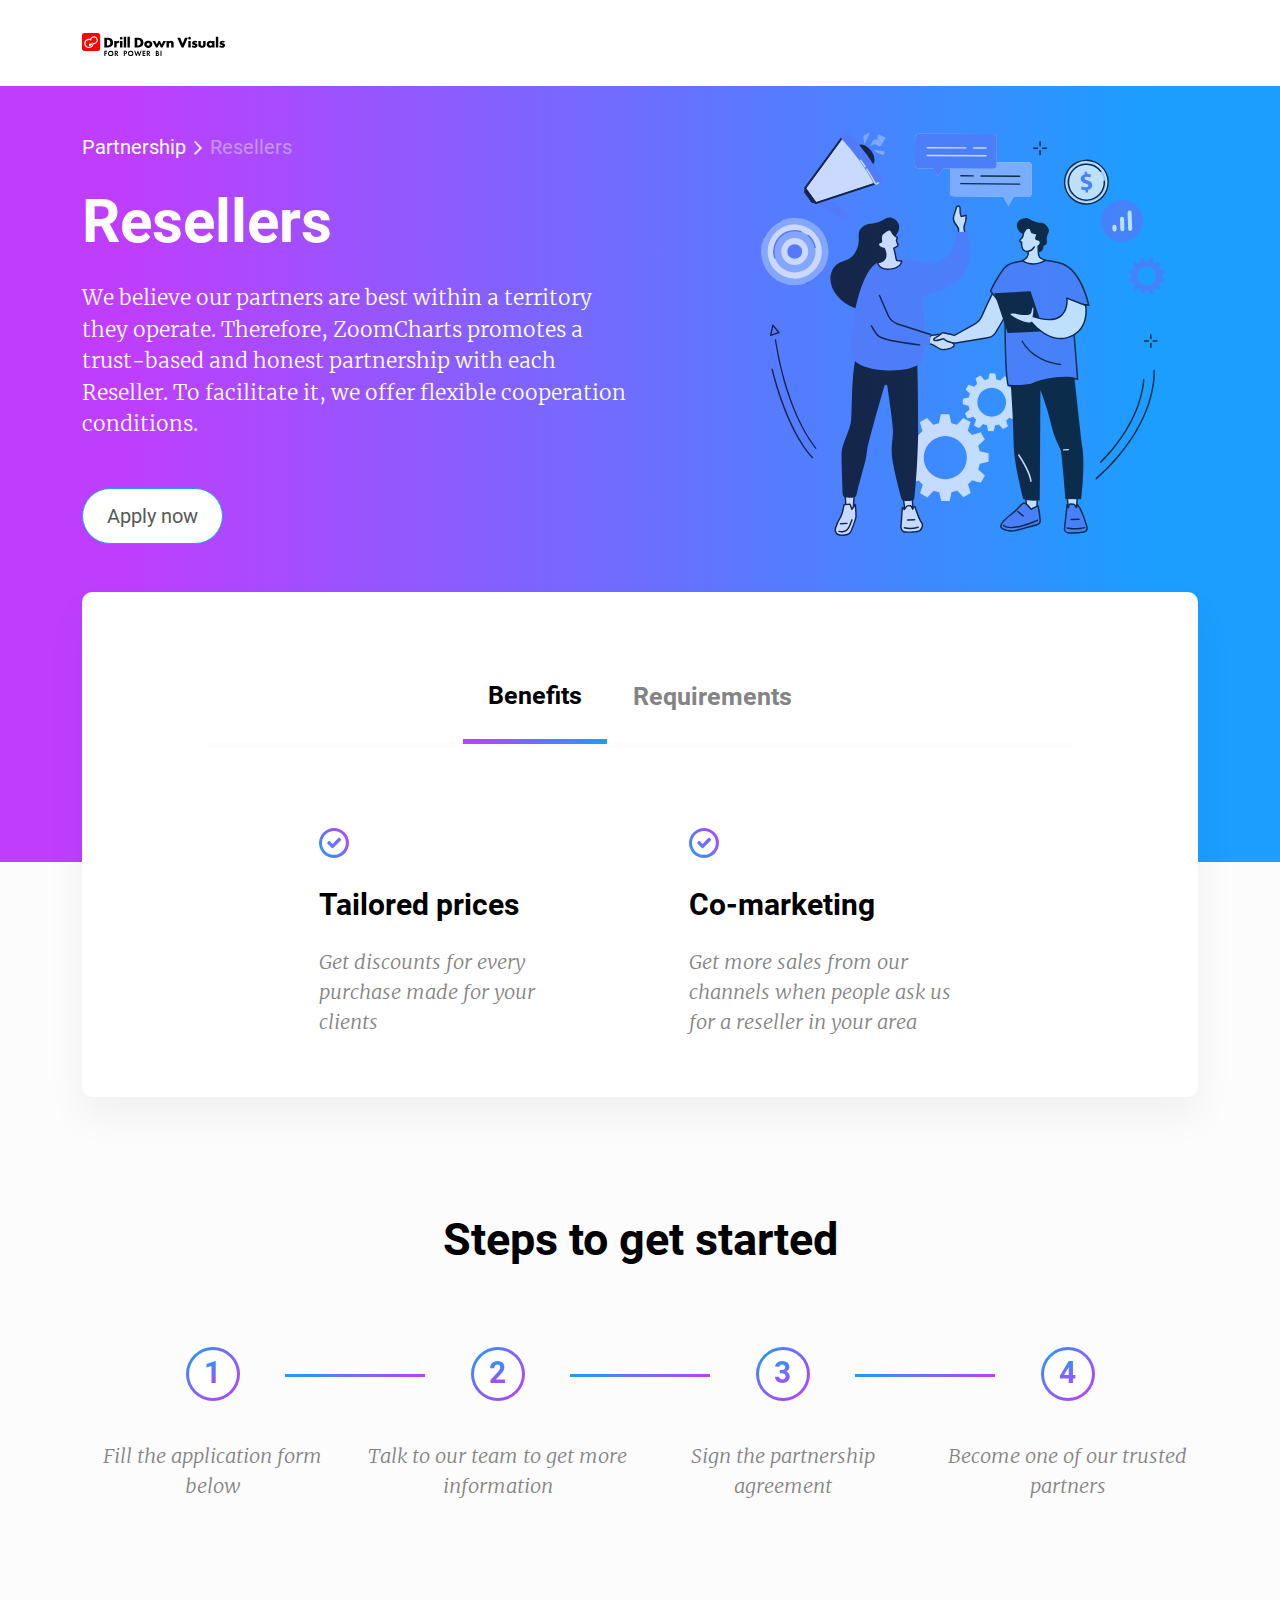
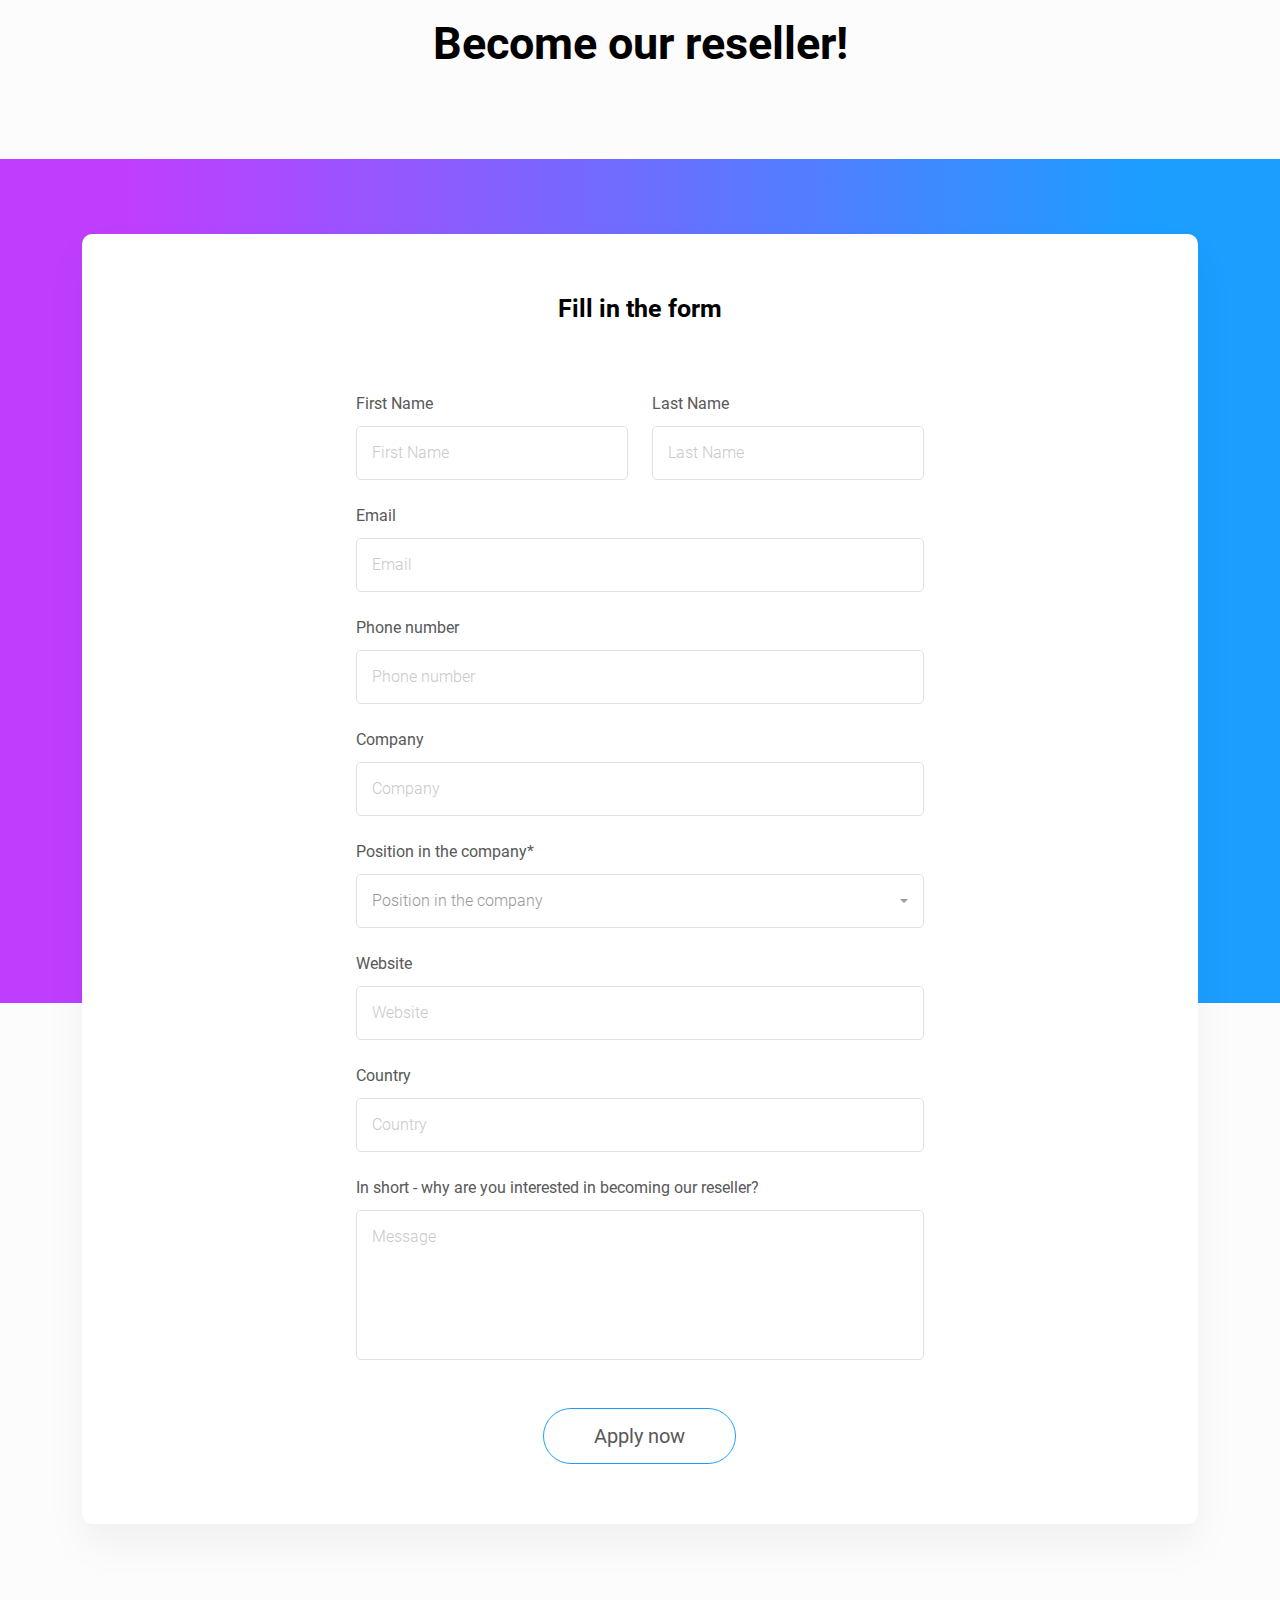
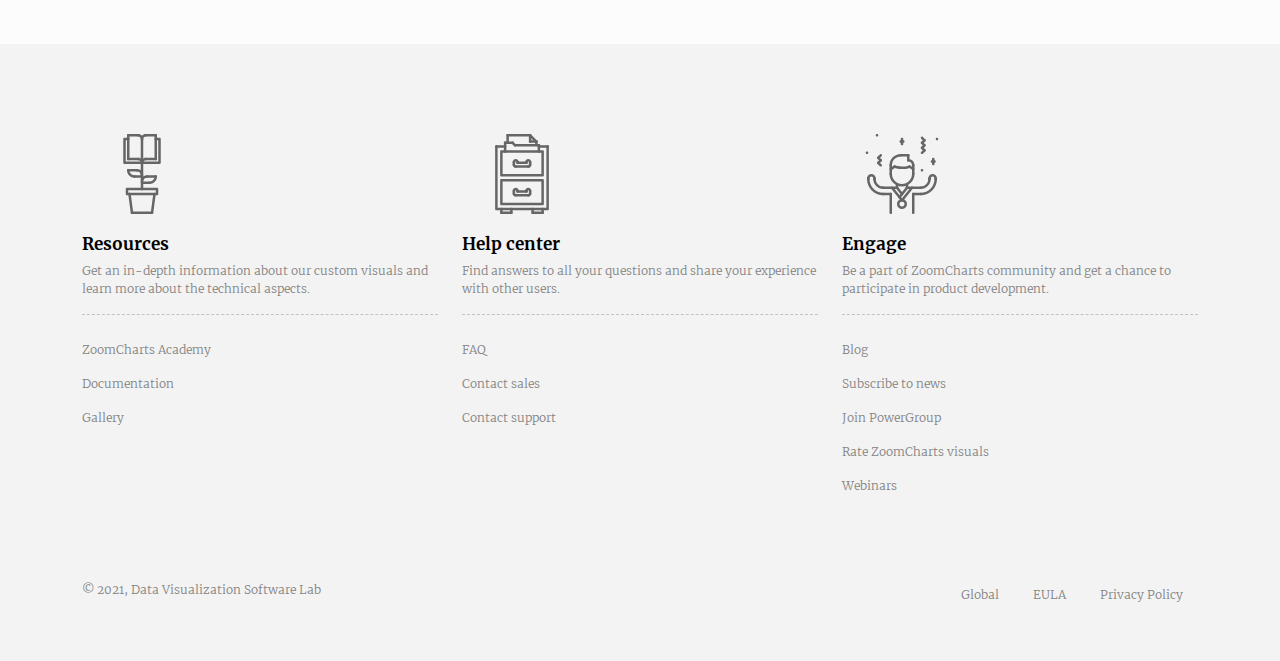
<file: resellers.html>
<!DOCTYPE html>
<html lang="en">

<head>
    <meta charset="UTF-8">
    <meta http-equiv="X-UA-Compatible" content="IE=edge">
    <meta name="viewport" content="width=device-width, initial-scale=1.0">
    <title>Partners Page</title>
    <link rel="stylesheet" href="css/style.css">
</head>

<body>
    <nav class="navbar navbar-expand-lg navbar-light fixed-top">
        <div class="container">
            <div class="d-flex">
                <a class="navbar-brand align-self-center me-4" href="./index.html">
                    <img src="images/logo.svg" alt="logo">
                </a>
            </div>
        </div>
    </nav>

    <section class="hero position-relative">
        <div class="container">
            <div class="row pb-5">
                <div class="col-xxl-6 col-lg-6">
                    <nav class="d-lg-block d-none" aria-label="breadcrumb">
                        <ol class="breadcrumb mb-4">
                            <li class="breadcrumb-item"><a href="index.html">Partnership</a></li>
                            <li class="breadcrumb-item active" aria-current="page">Resellers</li>
                        </ol>
                    </nav>
                    <h1 class="text-lg-start text-center mb-lg-4 mb-3">Resellers</h1>
                    <p class="font-family-second font-size-21px text-white text-lg-start text-center pb-lg-5 pb-4">We believe our partners are best within a territory they operate. Therefore, ZoomCharts promotes a trust-based and honest partnership with each Reseller. To facilitate it, we offer flexible cooperation conditions. </p>
                    <div class="d-grid d-xl-block">
                        <a href="#partner-form" class="btn btn-outline-primary px-4">Apply now</a>
                    </div>
                </div>
                <div class="col-xxl-5 offset-lg-1 col-lg-5 offset-lg-1 position-relative d-lg-block d-none">
                    <img src="images/resellers-img.svg" alt="Resellers" class="img-style">
                </div>
            </div>
        </div>
    </section>

    <section class="hero-details position-relative">
        <div class="hero-bg"></div>
        <div class="container">
            <div class="row">
                <div class="col-lg-12">
                    <div class="hero-block partner-tabs position-relative">
                        <ul class="nav nav-tabs mb-80px" id="myTab" role="tablist">
                            <li class="nav-item" role="presentation">
                                <button class="nav-link active" id="benefits-tab" data-bs-toggle="tab" data-bs-target="#benefits" type="button" role="tab" aria-controls="benefits" aria-selected="true">Benefits</button>
                            </li>
                            <li class="nav-item" role="presentation">
                                <button class="nav-link" id="requirements-tab" data-bs-toggle="tab" data-bs-target="#requirements" type="button" role="tab" aria-controls="requirements" aria-selected="false">Requirements</button>
                            </li>
                        </ul>
                        <div class="tab-content" id="myTabContent">
                            <div class="tab-pane fade show active" id="benefits" role="tabpanel" aria-labelledby="benefits-tab">
                                <div class="row justify-content-center">
                                    <div class="col-lg-4 col-md-6 pb-lg-0 pb-4">
                                        <span class="icon-check font-size-30px pe-3"></span>
                                        <h3 class="my-4 d-md-block d-inline">Tailored prices</h3>
                                        <p class="font-family-second fst-italic pt-md-0 pt-3">Get discounts for every purchase made for your clients</p>
                                    </div>
                                    <div class="col-lg-4 col-md-6 offset-lg-1">
                                        <span class="icon-check font-size-30px pe-3"></span>
                                        <h3 class="my-4 d-md-block d-inline">Co-marketing</h3>
                                        <p class="font-family-second fst-italic pt-md-0 pt-3">Get more sales from our channels when people ask us for a reseller in your area</p>
                                    </div>
                                </div>
                            </div>
                            <div class="tab-pane fade" id="requirements" role="tabpanel" aria-labelledby="requirements-tab">
                                <div class="row justify-content-center">
                                    <div class="col-lg-4 col-md-5 pb-lg-0 pb-4">
                                        <span class="icon-checkbox font-size-30px pe-3 align-middle"></span>
                                        <p class="font-family-second fst-italic pt-lg-4 pt-3 d-md-block d-inline">Signed Reseller agreement</p>
                                    </div>
                                    <div class="col-lg-4 col-md-5 offset-lg-1">
                                        <span class="icon-checkbox font-size-30px pe-3 align-middle"></span>
                                        <p class="font-family-second fst-italic pt-lg-4 pt-3 d-md-block d-inline">Promote ZoomCharts products to your clients </p>
                                    </div>
                                </div>
                            </div>
                        </div>
                    </div>
                </div>
            </div>
        </div>
    </section>

    <section class="steps pt-116px">
        <div class="container">
            <div class="row justify-content-center pb-80px">
                <div class="col-lg-5 text-center">
                    <h2 class="mb-0">Steps to get started</h2>
                </div>
            </div>

            <div class="row justify-content-center">
                <div class="col text-center pb-lg-0 pb-4 middle-line-decor">
                    <div class="rounded-circle circle-step"><span>1</span></div>
                    <p class="font-family-second fst-italic text-muted">Fill the application form below </p>
                </div>
                <div class="col text-center pb-lg-0 pb-4 middle-line-decor">
                    <div class="rounded-circle circle-step"><span>2</span></div>
                    <p class="font-family-second fst-italic text-muted">Talk to our team to get more information</p>
                </div>
                <div class="col text-center pb-lg-0 pb-4 middle-line-decor">
                    <div class="rounded-circle circle-step"><span>3</span></div>
                    <p class="font-family-second fst-italic text-muted">Sign the partnership agreement</p>
                </div>
                <div class="col text-center">
                    <div class="rounded-circle circle-step"><span>4</span></div>
                    <p class="font-family-second fst-italic text-muted">Become one of our trusted partners</p>
                </div>
            </div>
    </section>

    <section id="partner-form" class="partner-offer position-relative pt-116px mb-120px">
        <div class="container">
            <div class="row justify-content-center pb-80px">
                <div class="col-lg-12 text-center">
                    <h2>Become our reseller!</h2>
                </div>
            </div>
        </div>
        <div class="form-bg"></div>
        <div class="container">
            <div class="row justify-content-center">
                <div class="col-lg-12 text-center">
                    <div class="form-block position-relative">
                        <h4 class="pb-60px">Fill in the form</h4>
                        <form class="row justify-content-center">
                            <div class="col-lg-4 text-start pb-4">
                                <label for="inputFirstName" class="form-label">First Name</label>
                                <input type="text" class="form-control" id="inputFirstName" placeholder="First Name">
                            </div>
                            <div class="col-lg-4 text-start pb-4">
                                <label for="inputLastName" class="form-label">Last Name</label>
                                <input type="text" class="form-control" id="inputLastName" placeholder="Last Name">
                            </div>
                            <div class="col-lg-8 text-start pb-4">
                                <label for="inputEmail" class="form-label">Email</label>
                                <input type="email" class="form-control" id="inputEmail" placeholder="Email">
                            </div>
                            <div class="col-lg-8 text-start pb-4">
                                <label for="inputPhoneNumber" class="form-label">Phone number</label>
                                <input type="phone" class="form-control" id="inputPhoneNumber" placeholder="Phone number">
                            </div>
                            <div class="col-lg-8 text-start pb-4">
                                <label for="inputCompany" class="form-label">Company</label>
                                <input type="text" class="form-control" id="inputCompany" placeholder="Company">
                            </div>
                            <div class="col-lg-8 text-start pb-4">
                                <label for="inputPosition" class="form-label">Position in the company*</label>
                                <select id="inputPosition" class="selectpicker d-block" placeholder="Position in the company">
                                        <option>C-level</option>
                                        <option>Management</option>
                                        <option>Technical</option>
                                        <option>Sales</option>
                                        <option>Other</option>
                                      </select>
                            </div>
                            <div class="col-lg-8 text-start pb-4">
                                <label for="inputWebsite" class="form-label">Website</label>
                                <input type="text" class="form-control" id="inputWebsite" placeholder="Website">
                            </div>
                            <div class="col-lg-8 text-start pb-4">
                                <label for="inputCountry" class="form-label">Country</label>
                                <input type="text" class="form-control" id="inputCountry" placeholder="Country">
                            </div>
                            <div class="col-lg-8 text-start pb-lg-5 pb-4">
                                <label for="describeTextarea" class="form-label">In short - why are you interested in becoming our reseller?</label>
                                <textarea class="form-control" id="describeTextarea" rows="5" placeholder="Message"></textarea>
                            </div>
                            <div class="col-lg-8 d-lg-block d-grid">
                                <button type="submit" class="btn btn-outline-primary">Apply now</button>
                            </div>
                        </form>
                    </div>
                </div>
            </div>
        </div>
    </section>

    <footer class="footer">
        <div class="container">
            <div class="row pb-80px">
                <div class="col-lg-4 pb-lg-0 pb-4 text-lg-start text-center">
                    <div class="icon d-inline-block">
                        <svg version="1.1" id="Layer_1" xmlns="http://www.w3.org/2000/svg" xmlns:xlink="http://www.w3.org/1999/xlink" x="0px" y="0px" viewBox="0 0 64 64" style="enable-background:new 0 0 64 64;" xml:space="preserve">
                            <g>
                                <g>
                                    <g>
                                        <path class="st0" d="M46,24H32c-0.6,0-1-0.4-1-1s0.4-1,1-1h13V5h-2c-0.6,0-1-0.4-1-1s0.4-1,1-1h3c0.6,0,1,0.4,1,1v19
                                            C47,23.6,46.6,24,46,24z"></path>
                                    </g>
                                    <g>
                                        <path class="st0" d="M32,24H18c-0.6,0-1-0.4-1-1V4c0-0.6,0.4-1,1-1h3c0.6,0,1,0.4,1,1s-0.4,1-1,1h-2v17h13c0.6,0,1,0.4,1,1
                                            S32.6,24,32,24z"></path>
                                    </g>
                                    <g>
                                        <path class="st0" d="M32,24c-0.6,0-1-0.4-1-1V4c0-0.6,0.4-1,1-1c0.6,0,1,0.4,1,1v19C33,23.6,32.6,24,32,24z"></path>
                                    </g>
                                    <g>
                                        <g>
                                            <path class="st0" d="M32,24c-0.6,0-1-0.4-1-1c0-2.2,1.8-4,4-4c0.6,0,1,0.4,1,1s-0.4,1-1,1c-1.1,0-2,0.9-2,2
                                                C33,23.6,32.6,24,32,24z"></path>
                                        </g>
                                        <g>
                                            <path class="st0" d="M32,5c-0.6,0-1-0.4-1-1c0-2.2,1.8-4,4-4c0.6,0,1,0.4,1,1s-0.4,1-1,1c-1.1,0-2,0.9-2,2C33,4.6,32.6,5,32,5z"></path>
                                        </g>
                                        <g>
                                            <path class="st0" d="M43,2h-8c-0.6,0-1-0.4-1-1s0.4-1,1-1h8c0.6,0,1,0.4,1,1S43.6,2,43,2z"></path>
                                        </g>
                                        <g>
                                            <path class="st0" d="M43,21c-0.6,0-1-0.4-1-1V1c0-0.6,0.4-1,1-1s1,0.4,1,1v19C44,20.6,43.6,21,43,21z"></path>
                                        </g>
                                        <g>
                                            <path class="st0" d="M43,21h-8c-0.6,0-1-0.4-1-1s0.4-1,1-1h8c0.6,0,1,0.4,1,1S43.6,21,43,21z"></path>
                                        </g>
                                    </g>
                                    <g>
                                        <g>
                                            <path class="st0" d="M32,24c-0.6,0-1-0.4-1-1c0-1.1-0.9-2-2-2c-0.6,0-1-0.4-1-1s0.4-1,1-1c2.2,0,4,1.8,4,4
                                                C33,23.6,32.6,24,32,24z"></path>
                                        </g>
                                        <g>
                                            <path class="st0" d="M32,5c-0.6,0-1-0.4-1-1c0-1.1-0.9-2-2-2c-0.6,0-1-0.4-1-1s0.4-1,1-1c2.2,0,4,1.8,4,4C33,4.6,32.6,5,32,5z"></path>
                                        </g>
                                        <g>
                                            <path class="st0" d="M29,2h-8c-0.6,0-1-0.4-1-1s0.4-1,1-1h8c0.6,0,1,0.4,1,1S29.6,2,29,2z"></path>
                                        </g>
                                        <g>
                                            <path class="st0" d="M21,21c-0.6,0-1-0.4-1-1V1c0-0.6,0.4-1,1-1s1,0.4,1,1v19C22,20.6,21.6,21,21,21z"></path>
                                        </g>
                                        <g>
                                            <path class="st0" d="M29,21h-8c-0.6,0-1-0.4-1-1s0.4-1,1-1h8c0.6,0,1,0.4,1,1S29.6,21,29,21z"></path>
                                        </g>
                                    </g>
                                    <g>
                                        <path class="st0" d="M32,45c-0.6,0-1-0.4-1-1V23c0-0.6,0.4-1,1-1c0.6,0,1,0.4,1,1v21C33,44.6,32.6,45,32,45z"></path>
                                    </g>
                                    <g>
                                        <path class="st0" d="M44,49H20c-0.6,0-1-0.4-1-1v-4c0-0.6,0.4-1,1-1h24c0.6,0,1,0.4,1,1v4C45,48.6,44.6,49,44,49z M21,47h22v-2
                                            H21V47z"></path>
                                    </g>
                                    <g>
                                        <path class="st0" d="M24,64c-0.5,0-0.9-0.4-1-0.9l-2-15c-0.1-0.5,0.3-1,0.9-1.1c0.6-0.1,1,0.3,1.1,0.9l2,15
                                            c0.1,0.5-0.3,1-0.9,1.1C24.1,64,24,64,24,64z"></path>
                                    </g>
                                    <g>
                                        <path class="st0" d="M40,64c0,0-0.1,0-0.1,0c-0.5-0.1-0.9-0.6-0.9-1.1l2-15c0.1-0.5,0.6-0.9,1.1-0.9c0.5,0.1,0.9,0.6,0.9,1.1
                                            l-2,15C40.9,63.6,40.5,64,40,64z"></path>
                                    </g>
                                    <g>
                                        <path class="st0" d="M40,64H24c-0.6,0-1-0.4-1-1s0.4-1,1-1h16c0.6,0,1,0.4,1,1S40.6,64,40,64z"></path>
                                    </g>
                                    <g>
                                        <g>
                                            <path class="st0" d="M32,39c-0.6,0-1-0.4-1-1c0-2.8,2.2-5,5-5c0.6,0,1,0.4,1,1s-0.4,1-1,1c-1.7,0-3,1.3-3,3
                                                C33,38.6,32.6,39,32,39z"></path>
                                        </g>
                                        <g>
                                            <path class="st0" d="M38,40c-0.6,0-1-0.4-1-1s0.4-1,1-1c2.2,0,4-1.8,4-4c0-0.6,0.4-1,1-1s1,0.4,1,1C44,37.3,41.3,40,38,40z"></path>
                                        </g>
                                        <g>
                                            <path class="st0" d="M43,35h-7c-0.6,0-1-0.4-1-1s0.4-1,1-1h7c0.6,0,1,0.4,1,1S43.6,35,43,35z"></path>
                                        </g>
                                        <g>
                                            <path class="st0" d="M38,40h-6c-0.6,0-1-0.4-1-1s0.4-1,1-1h6c0.6,0,1,0.4,1,1S38.6,40,38,40z"></path>
                                        </g>
                                    </g>
                                    <g>
                                        <g>
                                            <path class="st0" d="M32,34c-0.6,0-1-0.4-1-1c0-1.7-1.3-3-3-3c-0.6,0-1-0.4-1-1s0.4-1,1-1c2.8,0,5,2.2,5,5
                                                C33,33.6,32.6,34,32,34z"></path>
                                        </g>
                                        <g>
                                            <path class="st0" d="M26,35c-3.3,0-6-2.7-6-6c0-0.6,0.4-1,1-1s1,0.4,1,1c0,2.2,1.8,4,4,4c0.6,0,1,0.4,1,1S26.6,35,26,35z"></path>
                                        </g>
                                        <g>
                                            <path class="st0" d="M28,30h-7c-0.6,0-1-0.4-1-1s0.4-1,1-1h7c0.6,0,1,0.4,1,1S28.6,30,28,30z"></path>
                                        </g>
                                        <g>
                                            <path class="st0" d="M32,35h-6c-0.6,0-1-0.4-1-1s0.4-1,1-1h6c0.6,0,1,0.4,1,1S32.6,35,32,35z"></path>
                                        </g>
                                    </g>
                                </g>
                            </g>
                        </svg>
                    </div>
                    <h5>Resources</h5>
                    <p class="font-size-12px border-dotted-bottom pb-3 mb-3">Get an in-depth information about our custom visuals and learn more about the technical aspects.</p>
                    <ul class="list-items">
                        <li>
                            <a href="https://academy.zoomcharts.com/" alt="ZoomCharts Academy" title="ZoomCharts Academy">ZoomCharts Academy</a>
                        </li>
                        <li>
                            <a href="/en/microsoft-power-bi-custom-visuals/documentation/general/getting-started/" alt="ZoomCharts Power BI Custom Visuals Documentation" title="ZoomCharts Power BI Custom Visuals Documentation">Documentation</a>
                        </li>
                        <li>
                            <a href="/en/microsoft-power-bi-custom-visuals/gallery/" alt="ZoomCharts Power BI Custom Visuals Gallery" title="ZoomCharts Power BI Custom Visuals Gallery">Gallery</a>
                        </li>
                    </ul>
                </div>

                <div class="col-lg-4 pb-lg-0 pb-4 text-lg-start text-center">
                    <div class="icon d-inline-block">
                        <svg version="1.1" id="Layer_1" xmlns="http://www.w3.org/2000/svg" xmlns:xlink="http://www.w3.org/1999/xlink" x="0px" y="0px" viewBox="0 0 64 64" style="enable-background:new 0 0 64 64;" xml:space="preserve">
                            <g>
                                <g>
                                    <g>
                                        <path class="st0" d="M52.5,61h-41c-0.6,0-1-0.4-1-1V10c0-0.6,0.4-1,1-1s1,0.4,1,1v49h39V10c0-0.6,0.4-1,1-1s1,0.4,1,1v50
                                            C53.5,60.6,53.1,61,52.5,61z"></path>
                                    </g>
                                    <g>
                                        <path class="st0" d="M48.5,34h-33c-0.6,0-1-0.4-1-1V14c0-0.6,0.4-1,1-1h33c0.6,0,1,0.4,1,1v19C49.5,33.6,49.1,34,48.5,34z
                                             M16.5,32h31V15h-31V32z"></path>
                                    </g>
                                    <g>
                                        <path class="st0" d="M48.5,57h-33c-0.6,0-1-0.4-1-1V37c0-0.6,0.4-1,1-1h33c0.6,0,1,0.4,1,1v19C49.5,56.6,49.1,57,48.5,57z
                                             M16.5,55h31V38h-31V55z"></path>
                                    </g>
                                    <g>
                                        <path class="st0" d="M18.5,15c-0.6,0-1-0.4-1-1V7c0-0.6,0.4-1,1-1s1,0.4,1,1v7C19.5,14.6,19.1,15,18.5,15z"></path>
                                    </g>
                                    <g>
                                        <path class="st0" d="M45.5,15c-0.6,0-1-0.4-1-1V9c0-0.6,0.4-1,1-1s1,0.4,1,1v5C46.5,14.6,46.1,15,45.5,15z"></path>
                                    </g>
                                    <g>
                                        <path class="st0" d="M45.5,10h-19c-0.6,0-1-0.4-1-1s0.4-1,1-1h19c0.6,0,1,0.4,1,1S46.1,10,45.5,10z"></path>
                                    </g>
                                    <g>
                                        <path class="st0" d="M26.5,10c-0.3,0-0.5-0.1-0.7-0.3l-2-2c-0.4-0.4-0.4-1,0-1.4s1-0.4,1.4,0l2,2c0.4,0.4,0.4,1,0,1.4
                                            C27,9.9,26.8,10,26.5,10z"></path>
                                    </g>
                                    <g>
                                        <path class="st0" d="M24.5,8h-6c-0.6,0-1-0.4-1-1s0.4-1,1-1h6c0.6,0,1,0.4,1,1S25.1,8,24.5,8z"></path>
                                    </g>
                                    <g>
                                        <path class="st0" d="M20.5,8c-0.6,0-1-0.4-1-1V1c0-0.6,0.4-1,1-1s1,0.4,1,1v6C21.5,7.6,21.1,8,20.5,8z"></path>
                                    </g>
                                    <g>
                                        <path class="st0" d="M38.5,2h-18c-0.6,0-1-0.4-1-1s0.4-1,1-1h18c0.6,0,1,0.4,1,1S39.1,2,38.5,2z"></path>
                                    </g>
                                    <g>
                                        <path class="st0" d="M43.5,9c-0.6,0-1-0.4-1-1V6c0-0.6,0.4-1,1-1s1,0.4,1,1v2C44.5,8.6,44.1,9,43.5,9z"></path>
                                    </g>
                                    <g>
                                        <path class="st0" d="M43.5,7c-0.3,0-0.5-0.1-0.7-0.3l-5-5c-0.4-0.4-0.4-1,0-1.4s1-0.4,1.4,0l5,5c0.4,0.4,0.4,1,0,1.4
                                            C44,6.9,43.8,7,43.5,7z"></path>
                                    </g>
                                    <g>
                                        <path class="st0" d="M43.5,7h-5c-0.6,0-1-0.4-1-1s0.4-1,1-1h5c0.6,0,1,0.4,1,1S44.1,7,43.5,7z"></path>
                                    </g>
                                    <g>
                                        <path class="st0" d="M38.5,7c-0.6,0-1-0.4-1-1V1c0-0.6,0.4-1,1-1s1,0.4,1,1v5C39.5,6.6,39.1,7,38.5,7z"></path>
                                    </g>
                                    <g>
                                        <path class="st0" d="M18.5,11h-7c-0.6,0-1-0.4-1-1s0.4-1,1-1h7c0.6,0,1,0.4,1,1S19.1,11,18.5,11z"></path>
                                    </g>
                                    <g>
                                        <path class="st0" d="M52.5,11h-7c-0.6,0-1-0.4-1-1s0.4-1,1-1h7c0.6,0,1,0.4,1,1S53.1,11,52.5,11z"></path>
                                    </g>
                                    <g>
                                        <path class="st0" d="M15.5,64c-0.6,0-1-0.4-1-1v-3c0-0.6,0.4-1,1-1c0.6,0,1,0.4,1,1v3C16.5,63.6,16.1,64,15.5,64z"></path>
                                    </g>
                                    <g>
                                        <path class="st0" d="M23.5,64c-0.6,0-1-0.4-1-1v-3c0-0.6,0.4-1,1-1s1,0.4,1,1v3C24.5,63.6,24.1,64,23.5,64z"></path>
                                    </g>
                                    <g>
                                        <path class="st0" d="M23.5,64h-8c-0.6,0-1-0.4-1-1s0.4-1,1-1h8c0.6,0,1,0.4,1,1S24.1,64,23.5,64z"></path>
                                    </g>
                                    <g>
                                        <path class="st0" d="M40.5,64c-0.6,0-1-0.4-1-1v-3c0-0.6,0.4-1,1-1s1,0.4,1,1v3C41.5,63.6,41.1,64,40.5,64z"></path>
                                    </g>
                                    <g>
                                        <path class="st0" d="M48.5,64c-0.6,0-1-0.4-1-1v-3c0-0.6,0.4-1,1-1s1,0.4,1,1v3C49.5,63.6,49.1,64,48.5,64z"></path>
                                    </g>
                                    <g>
                                        <path class="st0" d="M48.5,64h-8c-0.6,0-1-0.4-1-1s0.4-1,1-1h8c0.6,0,1,0.4,1,1S49.1,64,48.5,64z"></path>
                                    </g>
                                    <g>
                                        <g>
                                            <path class="st0" d="M28.5,23.5c-0.6,0-1-0.4-1-1c0-0.3-0.2-0.5-0.5-0.5s-0.5,0.2-0.5,0.5c0,0.6-0.4,1-1,1s-1-0.4-1-1
                                                c0-1.4,1.1-2.5,2.5-2.5s2.5,1.1,2.5,2.5C29.5,23.1,29.1,23.5,28.5,23.5z"></path>
                                        </g>
                                        <g>
                                            <path class="st0" d="M38.5,23.5c-0.6,0-1-0.4-1-1c0-0.3-0.2-0.5-0.5-0.5s-0.5,0.2-0.5,0.5c0,0.6-0.4,1-1,1s-1-0.4-1-1
                                                c0-1.4,1.1-2.5,2.5-2.5s2.5,1.1,2.5,2.5C39.5,23.1,39.1,23.5,38.5,23.5z"></path>
                                        </g>
                                        <g>
                                            <path class="st0" d="M37,27c-0.6,0-1-0.4-1-1s0.4-1,1-1c0.3,0,0.5-0.2,0.5-0.5c0-0.6,0.4-1,1-1s1,0.4,1,1
                                                C39.5,25.9,38.4,27,37,27z"></path>
                                        </g>
                                        <g>
                                            <path class="st0" d="M38.5,25.5c-0.6,0-1-0.4-1-1v-2c0-0.6,0.4-1,1-1s1,0.4,1,1v2C39.5,25.1,39.1,25.5,38.5,25.5z"></path>
                                        </g>
                                        <g>
                                            <path class="st0" d="M27,27c-1.4,0-2.5-1.1-2.5-2.5c0-0.6,0.4-1,1-1s1,0.4,1,1c0,0.3,0.2,0.5,0.5,0.5c0.6,0,1,0.4,1,1
                                                S27.6,27,27,27z"></path>
                                        </g>
                                        <g>
                                            <path class="st0" d="M25.5,25.5c-0.6,0-1-0.4-1-1v-2c0-0.6,0.4-1,1-1s1,0.4,1,1v2C26.5,25.1,26.1,25.5,25.5,25.5z"></path>
                                        </g>
                                        <g>
                                            <path class="st0" d="M35.5,24c-0.6,0-1-0.4-1-1v-0.5c0-0.6,0.4-1,1-1s1,0.4,1,1V23C36.5,23.6,36.1,24,35.5,24z"></path>
                                        </g>
                                        <g>
                                            <path class="st0" d="M37,27h-9.5c-0.6,0-1-0.4-1-1s0.4-1,1-1H37c0.6,0,1,0.4,1,1S37.6,27,37,27z"></path>
                                        </g>
                                        <g>
                                            <path class="st0" d="M28.5,24c-0.6,0-1-0.4-1-1v-0.5c0-0.6,0.4-1,1-1s1,0.4,1,1V23C29.5,23.6,29.1,24,28.5,24z"></path>
                                        </g>
                                        <g>
                                            <path class="st0" d="M35.5,24h-7c-0.6,0-1-0.4-1-1s0.4-1,1-1h7c0.6,0,1,0.4,1,1S36.1,24,35.5,24z"></path>
                                        </g>
                                    </g>
                                    <g>
                                        <g>
                                            <path class="st0" d="M28.5,46.5c-0.6,0-1-0.4-1-1c0-0.3-0.2-0.5-0.5-0.5s-0.5,0.2-0.5,0.5c0,0.6-0.4,1-1,1s-1-0.4-1-1
                                                c0-1.4,1.1-2.5,2.5-2.5s2.5,1.1,2.5,2.5C29.5,46.1,29.1,46.5,28.5,46.5z"></path>
                                        </g>
                                        <g>
                                            <path class="st0" d="M38.5,46.5c-0.6,0-1-0.4-1-1c0-0.3-0.2-0.5-0.5-0.5s-0.5,0.2-0.5,0.5c0,0.6-0.4,1-1,1s-1-0.4-1-1
                                                c0-1.4,1.1-2.5,2.5-2.5s2.5,1.1,2.5,2.5C39.5,46.1,39.1,46.5,38.5,46.5z"></path>
                                        </g>
                                        <g>
                                            <path class="st0" d="M37,50c-0.6,0-1-0.4-1-1s0.4-1,1-1c0.3,0,0.5-0.2,0.5-0.5c0-0.6,0.4-1,1-1s1,0.4,1,1
                                                C39.5,48.9,38.4,50,37,50z"></path>
                                        </g>
                                        <g>
                                            <path class="st0" d="M38.5,48.5c-0.6,0-1-0.4-1-1v-2c0-0.6,0.4-1,1-1s1,0.4,1,1v2C39.5,48.1,39.1,48.5,38.5,48.5z"></path>
                                        </g>
                                        <g>
                                            <path class="st0" d="M27,50c-1.4,0-2.5-1.1-2.5-2.5c0-0.6,0.4-1,1-1s1,0.4,1,1c0,0.3,0.2,0.5,0.5,0.5c0.6,0,1,0.4,1,1
                                                S27.6,50,27,50z"></path>
                                        </g>
                                        <g>
                                            <path class="st0" d="M25.5,48.5c-0.6,0-1-0.4-1-1v-2c0-0.6,0.4-1,1-1s1,0.4,1,1v2C26.5,48.1,26.1,48.5,25.5,48.5z"></path>
                                        </g>
                                        <g>
                                            <path class="st0" d="M35.5,47c-0.6,0-1-0.4-1-1v-0.5c0-0.6,0.4-1,1-1s1,0.4,1,1V46C36.5,46.6,36.1,47,35.5,47z"></path>
                                        </g>
                                        <g>
                                            <path class="st0" d="M37,50h-9.5c-0.6,0-1-0.4-1-1s0.4-1,1-1H37c0.6,0,1,0.4,1,1S37.6,50,37,50z"></path>
                                        </g>
                                        <g>
                                            <path class="st0" d="M28.5,47c-0.6,0-1-0.4-1-1v-0.5c0-0.6,0.4-1,1-1s1,0.4,1,1V46C29.5,46.6,29.1,47,28.5,47z"></path>
                                        </g>
                                        <g>
                                            <path class="st0" d="M35.5,47h-7c-0.6,0-1-0.4-1-1s0.4-1,1-1h7c0.6,0,1,0.4,1,1S36.1,47,35.5,47z"></path>
                                        </g>
                                    </g>
                                </g>
                            </g>
                            </svg>
                    </div>
                    <h5>Help center</h5>
                    <p class="font-size-12px border-dotted-bottom pb-3 mb-3">Find answers to all your questions and share your experience with other users.</p>
                    <ul class="list-items">
                        <li>
                            <a href="/en/microsoft-power-bi-custom-visuals/help-center/frequently-asked-questions/" alt="Power BI Custom Visuals FAQ" title="Power BI Custom Visuals FAQ">FAQ</a>
                        </li>
                        <li>
                            <a href="/en/microsoft-power-bi-custom-visuals/help-center/contact-sales/" alt="Contact sales" title="Contact sales">Contact sales</a>
                        </li>
                        <li>
                            <a href="/en/microsoft-power-bi-custom-visuals/help-center/contact-support/" alt="Contact support" title="Contact support">Contact support</a>
                        </li>
                    </ul>
                </div>

                <div class="col-lg-4 text-lg-start text-center">
                    <div class="icon d-inline-block">
                        <svg version="1.1" id="Layer_1" xmlns="http://www.w3.org/2000/svg" xmlns:xlink="http://www.w3.org/1999/xlink" x="0px" y="0px" viewBox="0 0 64 64" style="enable-background:new 0 0 64 64;" xml:space="preserve">
                            <g>
                              <g>
                                <g>
                                  <g>
                                    <g>
                                      <path class="st0" d="M32,42c-5.5,0-10-4.5-10-10c0-0.6,0.4-1,1-1s1,0.4,1,1c0,4.4,3.6,8,8,8s8-3.6,8-8c0-0.6,0.4-1,1-1
                                        s1,0.4,1,1C42,37.5,37.5,42,32,42z"></path>
                                    </g>
                                    <g>
                                      <path class="st0" d="M23,33c-0.6,0-1-0.4-1-1v-7c0-0.6,0.4-1,1-1s1,0.4,1,1v7C24,32.6,23.6,33,23,33z"></path>
                                    </g>
                                    <g>
                                      <path class="st0" d="M41,33c-0.6,0-1-0.4-1-1v-7c0-0.6,0.4-1,1-1s1,0.4,1,1v7C42,32.6,41.6,33,41,33z"></path>
                                    </g>
                                  </g>
                                  <g>
                                    <path class="st0" d="M23,64c-0.6,0-1-0.4-1-1V48c0-0.6,0.4-1,1-1s1,0.4,1,1v15C24,63.6,23.6,64,23,64z"></path>
                                  </g>
                                  <g>
                                    <path class="st0" d="M41,64c-0.6,0-1-0.4-1-1V48c0-0.6,0.4-1,1-1s1,0.4,1,1v15C42,63.6,41.6,64,41,64z"></path>
                                  </g>
                                  <g>
                                    <path class="st0" d="M28,44c-0.6,0-1-0.4-1-1v-2.9c0-0.6,0.4-1,1-1s1,0.4,1,1V43C29,43.6,28.6,44,28,44z"></path>
                                  </g>
                                  <g>
                                    <path class="st0" d="M36,44c-0.6,0-1-0.4-1-1v-2.9c0-0.6,0.4-1,1-1s1,0.4,1,1V43C37,43.6,36.6,44,36,44z"></path>
                                  </g>
                                  <g>
                                    <g>
                                      <g>
                                        <path class="st0" d="M47,44c-0.6,0-1-0.4-1-1s0.4-1,1-1c3.3,0,6-2.7,6-6c0-0.6,0.4-1,1-1s1,0.4,1,1C55,40.4,51.4,44,47,44z"></path>
                                      </g>
                                      <g>
                                        <path class="st0" d="M47,49c-0.6,0-1-0.4-1-1s0.4-1,1-1c6.1,0,11-4.9,11-11c0-0.6,0.4-1,1-1s1,0.4,1,1C60,43.2,54.2,49,47,49z
                                          "></path>
                                      </g>
                                      <g>
                                        <path class="st0" d="M59,36.5c-0.6,0-1-0.4-1-1c0-0.8-0.7-1.5-1.5-1.5S55,34.7,55,35.5c0,0.6-0.4,1-1,1s-1-0.4-1-1
                                          c0-1.9,1.6-3.5,3.5-3.5s3.5,1.6,3.5,3.5C60,36.1,59.6,36.5,59,36.5z"></path>
                                      </g>
                                      <g>
                                        <path class="st0" d="M59,37c-0.6,0-1-0.4-1-1v-0.5c0-0.6,0.4-1,1-1s1,0.4,1,1V36C60,36.6,59.6,37,59,37z"></path>
                                      </g>
                                      <g>
                                        <path class="st0" d="M54,37c-0.6,0-1-0.4-1-1v-0.5c0-0.6,0.4-1,1-1s1,0.4,1,1V36C55,36.6,54.6,37,54,37z"></path>
                                      </g>
                                    </g>
                                    <g>
                                      <path class="st0" d="M47,44H36c-0.6,0-1-0.4-1-1s0.4-1,1-1h11c0.6,0,1,0.4,1,1S47.6,44,47,44z"></path>
                                    </g>
                                    <g>
                                      <path class="st0" d="M47,49h-5.9c-0.6,0-1-0.4-1-1s0.4-1,1-1H47c0.6,0,1,0.4,1,1S47.6,49,47,49z"></path>
                                    </g>
                                  </g>
                                  <g>
                                    <g>
                                      <g>
                                        <path class="st0" d="M17,44c-4.4,0-8-3.6-8-8c0-0.6,0.4-1,1-1s1,0.4,1,1c0,3.3,2.7,6,6,6c0.6,0,1,0.4,1,1S17.6,44,17,44z"></path>
                                      </g>
                                      <g>
                                        <path class="st0" d="M17,49C9.8,49,4,43.2,4,36c0-0.6,0.4-1,1-1s1,0.4,1,1c0,6.1,4.9,11,11,11c0.6,0,1,0.4,1,1S17.6,49,17,49z
                                          "></path>
                                      </g>
                                      <g>
                                        <path class="st0" d="M10,36.5c-0.6,0-1-0.4-1-1C9,34.7,8.3,34,7.5,34S6,34.7,6,35.5c0,0.6-0.4,1-1,1s-1-0.4-1-1
                                          C4,33.6,5.6,32,7.5,32s3.5,1.6,3.5,3.5C11,36.1,10.6,36.5,10,36.5z"></path>
                                      </g>
                                      <g>
                                        <path class="st0" d="M5,37c-0.6,0-1-0.4-1-1v-0.5c0-0.6,0.4-1,1-1s1,0.4,1,1V36C6,36.6,5.6,37,5,37z"></path>
                                      </g>
                                      <g>
                                        <path class="st0" d="M10,37c-0.6,0-1-0.4-1-1v-0.5c0-0.6,0.4-1,1-1s1,0.4,1,1V36C11,36.6,10.6,37,10,37z"></path>
                                      </g>
                                    </g>
                                    <g>
                                      <path class="st0" d="M28,44H17c-0.6,0-1-0.4-1-1s0.4-1,1-1h11c0.6,0,1,0.4,1,1S28.6,44,28,44z"></path>
                                    </g>
                                    <g>
                                      <path class="st0" d="M22.9,49H17c-0.6,0-1-0.4-1-1s0.4-1,1-1h5.9c0.6,0,1,0.4,1,1S23.5,49,22.9,49z"></path>
                                    </g>
                                  </g>
                                  <g>
                                    <g>
                                      <path class="st0" d="M41,26c-0.6,0-1-0.4-1-1c0-1.7-1.3-3-3-3c-0.6,0-1-0.4-1-1s0.4-1,1-1c2.8,0,5,2.2,5,5
                                        C42,25.6,41.6,26,41,26z"></path>
                                    </g>
                                    <g>
                                      <path class="st0" d="M37,22c-0.6,0-1-0.4-1-1v-4c0-0.6,0.4-1,1-1s1,0.4,1,1v4C38,21.6,37.6,22,37,22z"></path>
                                    </g>
                                    <g>
                                      <path class="st0" d="M23,26c-0.6,0-1-0.4-1-1c0-5,4-9,9-9c0.6,0,1,0.4,1,1s-0.4,1-1,1c-3.9,0-7,3.1-7,7C24,25.6,23.6,26,23,26z
                                        "></path>
                                    </g>
                                    <g>
                                      <g>
                                        <path class="st0" d="M41,29c-0.2,0-0.4-0.1-0.6-0.2l-3-2c-0.5-0.3-0.6-0.9-0.3-1.4s0.9-0.6,1.4-0.3l3,2
                                          c0.5,0.3,0.6,0.9,0.3,1.4C41.6,28.9,41.3,29,41,29z"></path>
                                      </g>
                                      <g>
                                        <path class="st0" d="M32.5,28c-3.6,0-6.7-1-6.8-1.1c-0.5-0.2-0.8-0.7-0.6-1.3c0.2-0.5,0.7-0.8,1.3-0.6c0,0,2.9,1,6.2,1
                                          c3.2,0,5-0.9,5.1-0.9c0.5-0.2,1.1,0,1.3,0.5c0.2,0.5,0,1.1-0.4,1.3C38.4,26.9,36.2,28,32.5,28z"></path>
                                      </g>
                                      <g>
                                        <path class="st0" d="M23,29c-0.3,0-0.6-0.2-0.8-0.4c-0.3-0.5-0.2-1.1,0.3-1.4l3-2c0.5-0.3,1.1-0.2,1.4,0.3s0.2,1.1-0.3,1.4
                                          l-3,2C23.4,29,23.2,29,23,29z"></path>
                                      </g>
                                    </g>
                                  </g>
                                  <g>
                                    <path class="st0" d="M37,18h-6c-0.6,0-1-0.4-1-1s0.4-1,1-1h6c0.6,0,1,0.4,1,1S37.6,18,37,18z"></path>
                                  </g>
                                  <g>
                                    <path class="st0" d="M32,49c-0.3,0-0.6-0.1-0.8-0.4l-4-5c-0.3-0.4-0.3-1.1,0.2-1.4c0.4-0.3,1.1-0.3,1.4,0.2l4,5
                                      c0.3,0.4,0.3,1.1-0.2,1.4C32.4,48.9,32.2,49,32,49z"></path>
                                  </g>
                                  <g>
                                    <path class="st0" d="M30,51.5c-0.2,0-0.4-0.1-0.6-0.2c-0.4-0.3-0.5-1-0.2-1.4l6-7.5c0.3-0.4,1-0.5,1.4-0.2
                                      c0.4,0.3,0.5,1,0.2,1.4l-6,7.5C30.6,51.4,30.3,51.5,30,51.5z"></path>
                                  </g>
                                  <g>
                                    <path class="st0" d="M32,54c-0.2,0-0.4-0.1-0.6-0.2c-0.4-0.3-0.5-1-0.2-1.4l8-10c0.3-0.4,1-0.5,1.4-0.2c0.4,0.3,0.5,1,0.2,1.4
                                      l-8,10C32.6,53.9,32.3,54,32,54z"></path>
                                  </g>
                                  <g>
                                    <path class="st0" d="M32,54c-0.3,0-0.6-0.1-0.8-0.4l-8-10c-0.3-0.4-0.3-1.1,0.2-1.4c0.4-0.3,1.1-0.3,1.4,0.2l8,10
                                      c0.3,0.4,0.3,1.1-0.2,1.4C32.4,53.9,32.2,54,32,54z"></path>
                                  </g>
                                  <g>
                                    <path class="st0" d="M32,60c-2.2,0-4-1.8-4-4s1.8-4,4-4s4,1.8,4,4S34.2,60,32,60z M32,54c-1.1,0-2,0.9-2,2s0.9,2,2,2s2-0.9,2-2
                                      S33.1,54,32,54z"></path>
                                  </g>
                                </g>
                                <g>
                                  <g>
                                    <path class="st0" d="M13,20c-0.3,0-0.5-0.1-0.7-0.3c-0.4-0.4-0.4-1,0-1.4l2-2c0.4-0.4,1-0.4,1.4,0c0.4,0.4,0.4,1,0,1.4l-2,2
                                      C13.5,19.9,13.3,20,13,20z"></path>
                                  </g>
                                  <g>
                                    <path class="st0" d="M15,22c-0.3,0-0.5-0.1-0.7-0.3l-2-2c-0.4-0.4-0.4-1,0-1.4s1-0.4,1.4,0l2,2c0.4,0.4,0.4,1,0,1.4
                                      C15.5,21.9,15.3,22,15,22z"></path>
                                  </g>
                                  <g>
                                    <path class="st0" d="M13,24c-0.3,0-0.5-0.1-0.7-0.3c-0.4-0.4-0.4-1,0-1.4l2-2c0.4-0.4,1-0.4,1.4,0s0.4,1,0,1.4l-2,2
                                      C13.5,23.9,13.3,24,13,24z"></path>
                                  </g>
                                  <g>
                                    <path class="st0" d="M15,26c-0.3,0-0.5-0.1-0.7-0.3l-2-2c-0.4-0.4-0.4-1,0-1.4s1-0.4,1.4,0l2,2c0.4,0.4,0.4,1,0,1.4
                                      C15.5,25.9,15.3,26,15,26z"></path>
                                  </g>
                                  <g>
                                    <path class="st0" d="M48,12c-0.3,0-0.5-0.1-0.7-0.3c-0.4-0.4-0.4-1,0-1.4l2-2c0.4-0.4,1-0.4,1.4,0s0.4,1,0,1.4l-2,2
                                      C48.5,11.9,48.3,12,48,12z"></path>
                                  </g>
                                  <g>
                                    <path class="st0" d="M50,10c-0.3,0-0.5-0.1-0.7-0.3l-2-2c-0.4-0.4-0.4-1,0-1.4s1-0.4,1.4,0l2,2c0.4,0.4,0.4,1,0,1.4
                                      C50.5,9.9,50.3,10,50,10z"></path>
                                  </g>
                                  <g>
                                    <path class="st0" d="M48,16c-0.3,0-0.5-0.1-0.7-0.3c-0.4-0.4-0.4-1,0-1.4l2-2c0.4-0.4,1-0.4,1.4,0s0.4,1,0,1.4l-2,2
                                      C48.5,15.9,48.3,16,48,16z"></path>
                                  </g>
                                  <g>
                                    <path class="st0" d="M50,14c-0.3,0-0.5-0.1-0.7-0.3l-2-2c-0.4-0.4-0.4-1,0-1.4s1-0.4,1.4,0l2,2c0.4,0.4,0.4,1,0,1.4
                                      C50.5,13.9,50.3,14,50,14z"></path>
                                  </g>
                                  <g>
                                    <path class="st0" d="M48,8c-0.3,0-0.5-0.1-0.7-0.3c-0.4-0.4-0.4-1,0-1.4l2-2c0.4-0.4,1-0.4,1.4,0s0.4,1,0,1.4l-2,2
                                      C48.5,7.9,48.3,8,48,8z"></path>
                                  </g>
                                  <g>
                                    <path class="st0" d="M50,6c-0.3,0-0.5-0.1-0.7-0.3l-2-2c-0.4-0.4-0.4-1,0-1.4s1-0.4,1.4,0l2,2c0.4,0.4,0.4,1,0,1.4
                                      C50.5,5.9,50.3,6,50,6z"></path>
                                  </g>
                                  <g>
                                    <path class="st0" d="M4,16c-0.6,0-1-0.4-1-1s0.4-1,1-1h0c0.6,0,1,0.4,1,1S4.6,16,4,16z"></path>
                                  </g>
                                  <g>
                                    <path class="st0" d="M12,2c-0.6,0-1-0.4-1-1s0.4-1,1-1h0c0.6,0,1,0.4,1,1S12.6,2,12,2z"></path>
                                  </g>
                                  <g>
                                    <path class="st0" d="M60,5c-0.6,0-1-0.4-1-1s0.4-1,1-1h0c0.6,0,1,0.4,1,1S60.6,5,60,5z"></path>
                                  </g>
                                  <g>
                                    <path class="st0" d="M48,30c-0.6,0-1-0.4-1-1s0.4-1,1-1h0c0.6,0,1,0.4,1,1S48.6,30,48,30z"></path>
                                  </g>
                                  <g>
                                    <path class="st0" d="M32,9c-0.6,0-1-0.4-1-1V4c0-0.6,0.4-1,1-1c0.6,0,1,0.4,1,1v4C33,8.6,32.6,9,32,9z"></path>
                                  </g>
                                  <g>
                                    <path class="st0" d="M33,7h-2c-0.6,0-1-0.4-1-1s0.4-1,1-1h2c0.6,0,1,0.4,1,1S33.6,7,33,7z"></path>
                                  </g>
                                  <g>
                                    <path class="st0" d="M57,25c-0.6,0-1-0.4-1-1v-4c0-0.6,0.4-1,1-1s1,0.4,1,1v4C58,24.6,57.6,25,57,25z"></path>
                                  </g>
                                  <g>
                                    <path class="st0" d="M58,23h-2c-0.6,0-1-0.4-1-1s0.4-1,1-1h2c0.6,0,1,0.4,1,1S58.6,23,58,23z"></path>
                                  </g>
                                </g>
                              </g>
                            </g>
                          </svg>
                    </div>
                    <h5>Engage</h5>
                    <p class="font-size-12px border-dotted-bottom pb-3 mb-3">Be a part of ZoomCharts community and get a chance to participate in product development.</p>
                    <ul class="list-items">
                        <li>
                            <a href="/en/microsoft-power-bi-custom-visuals/blog/" alt="ZoomCharts Power BI Custom Visuals Blog" title="ZoomCharts Power BI Custom Visuals Blog">Blog</a>
                        </li>
                        <li>
                            <a href="/en/microsoft-power-bi-custom-visuals/subscribe-to-news/" alt="Submit to news" title="Submit to news">Subscribe to news</a>
                        </li>
                        <li>
                            <a href="/en/microsoft-power-bi-custom-visuals/join-powergroup/" alt="Join PowerGroup" title="Join PowerGroup">Join PowerGroup</a>
                        </li>
                        <li>
                            <a href="/en/microsoft-power-bi-custom-visuals/rate-zoomcharts-visuals/" alt="Rate ZoomCharts custom visuals" title="Rate ZoomCharts custom visuals">Rate ZoomCharts visuals</a>
                        </li>
                        <li>
                            <a href="/en/microsoft-power-bi-custom-visuals/webinars/" alt="Webinars" title="Webinars">Webinars</a>
                        </li>
                    </ul>
                </div>
            </div>

            <div class="row">
                <div class="col-lg-6 text-lg-start text-center pb-lg-0 pb-3">
                    <p class="font-size-12px">© 2021, Data Visualization Software Lab</p>
                </div>
                <div class="col-lg-6 text-lg-end text-center">
                    <ul class="list-inline-items">
                        <li>
                            <a href="/en/">Global</a>
                        </li>
                        <li>
                            <a href="/en/legal-pbi/">EULA</a>
                        </li>
                        <li>
                            <a href="/en/privacy-policy/">Privacy Policy</a>
                        </li>
                    </ul>
                </div>
            </div>
        </div>
    </footer>

    <script src="js/jquery-1.12.4.js"></script>
    <script src="js/jquery-ui.js"></script>
    <script src="js/bootstrap.bundle.min.js"></script>
    <script src="js/bootstrap-select.min.js"></script>
    <script src="js/owl.carousel.min.js"></script>
    <script src="js/scripts.js"></script>
</body>

</html>
</file>
